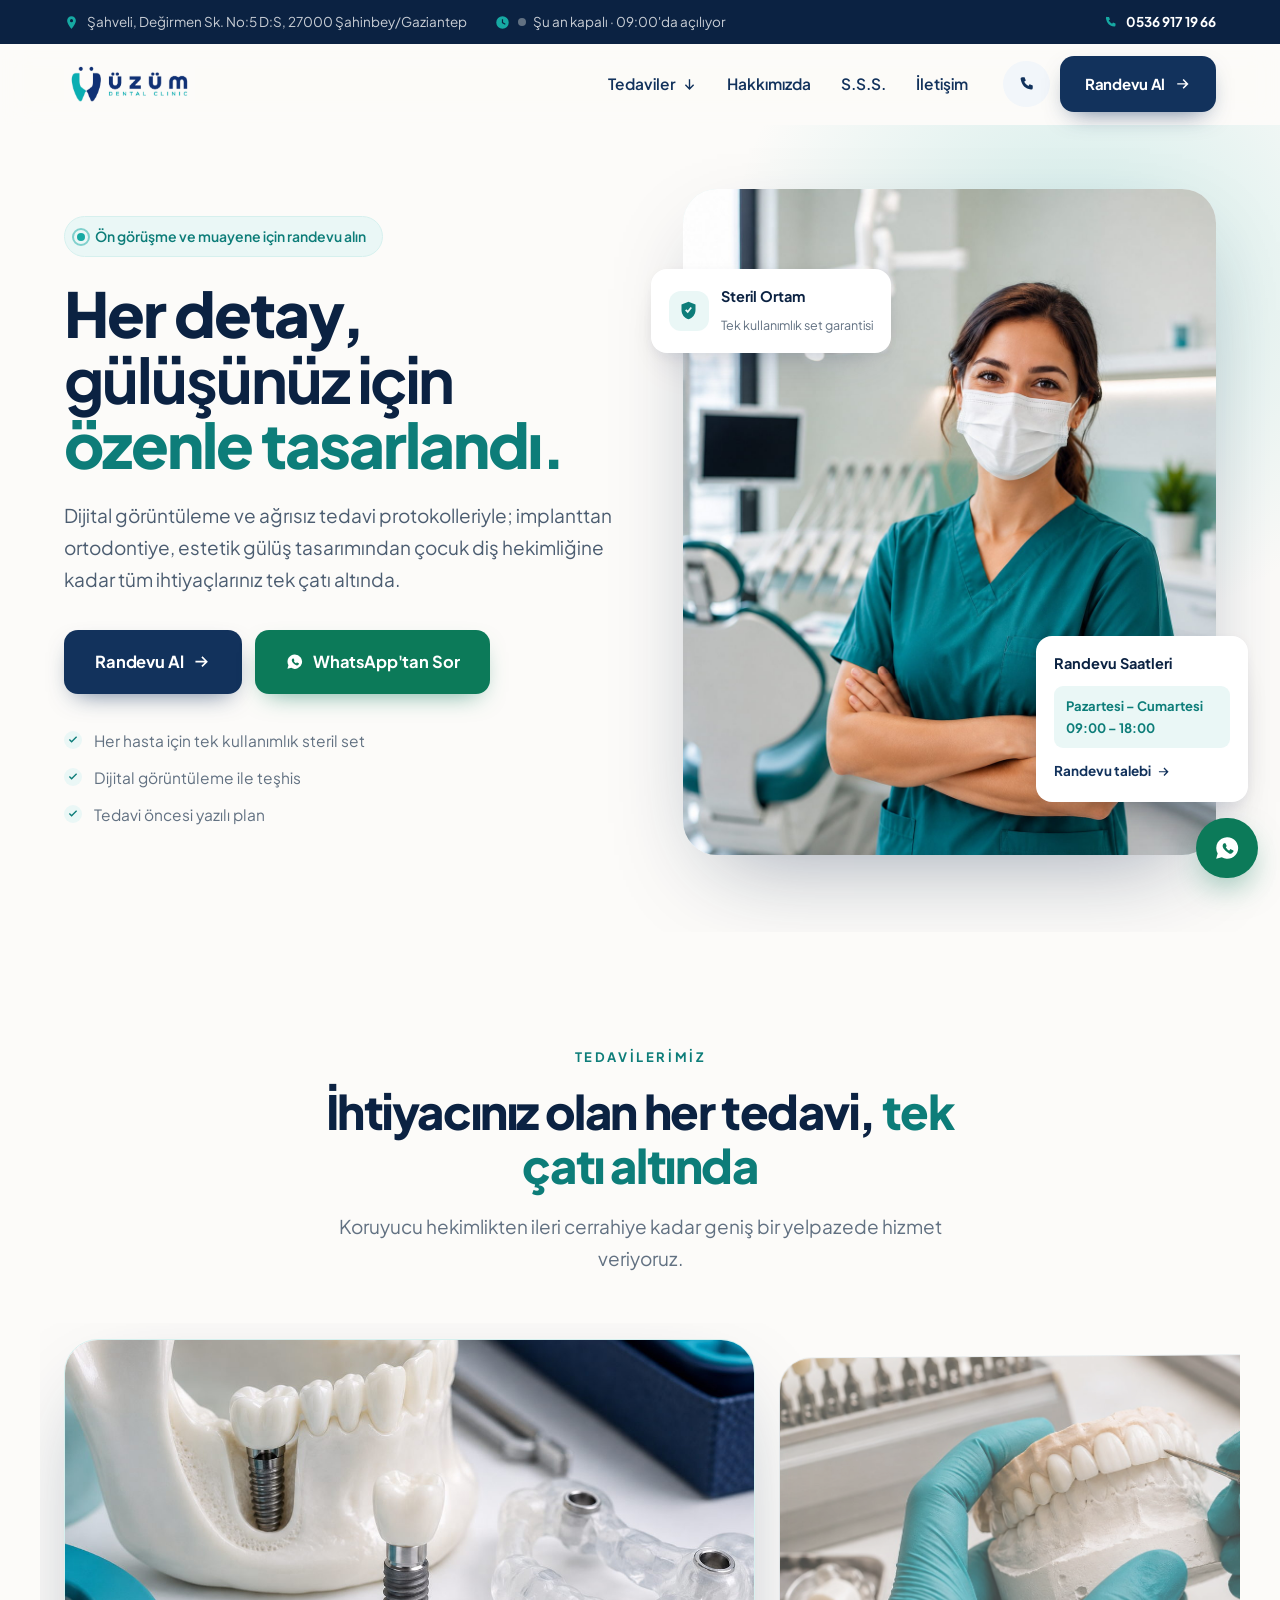
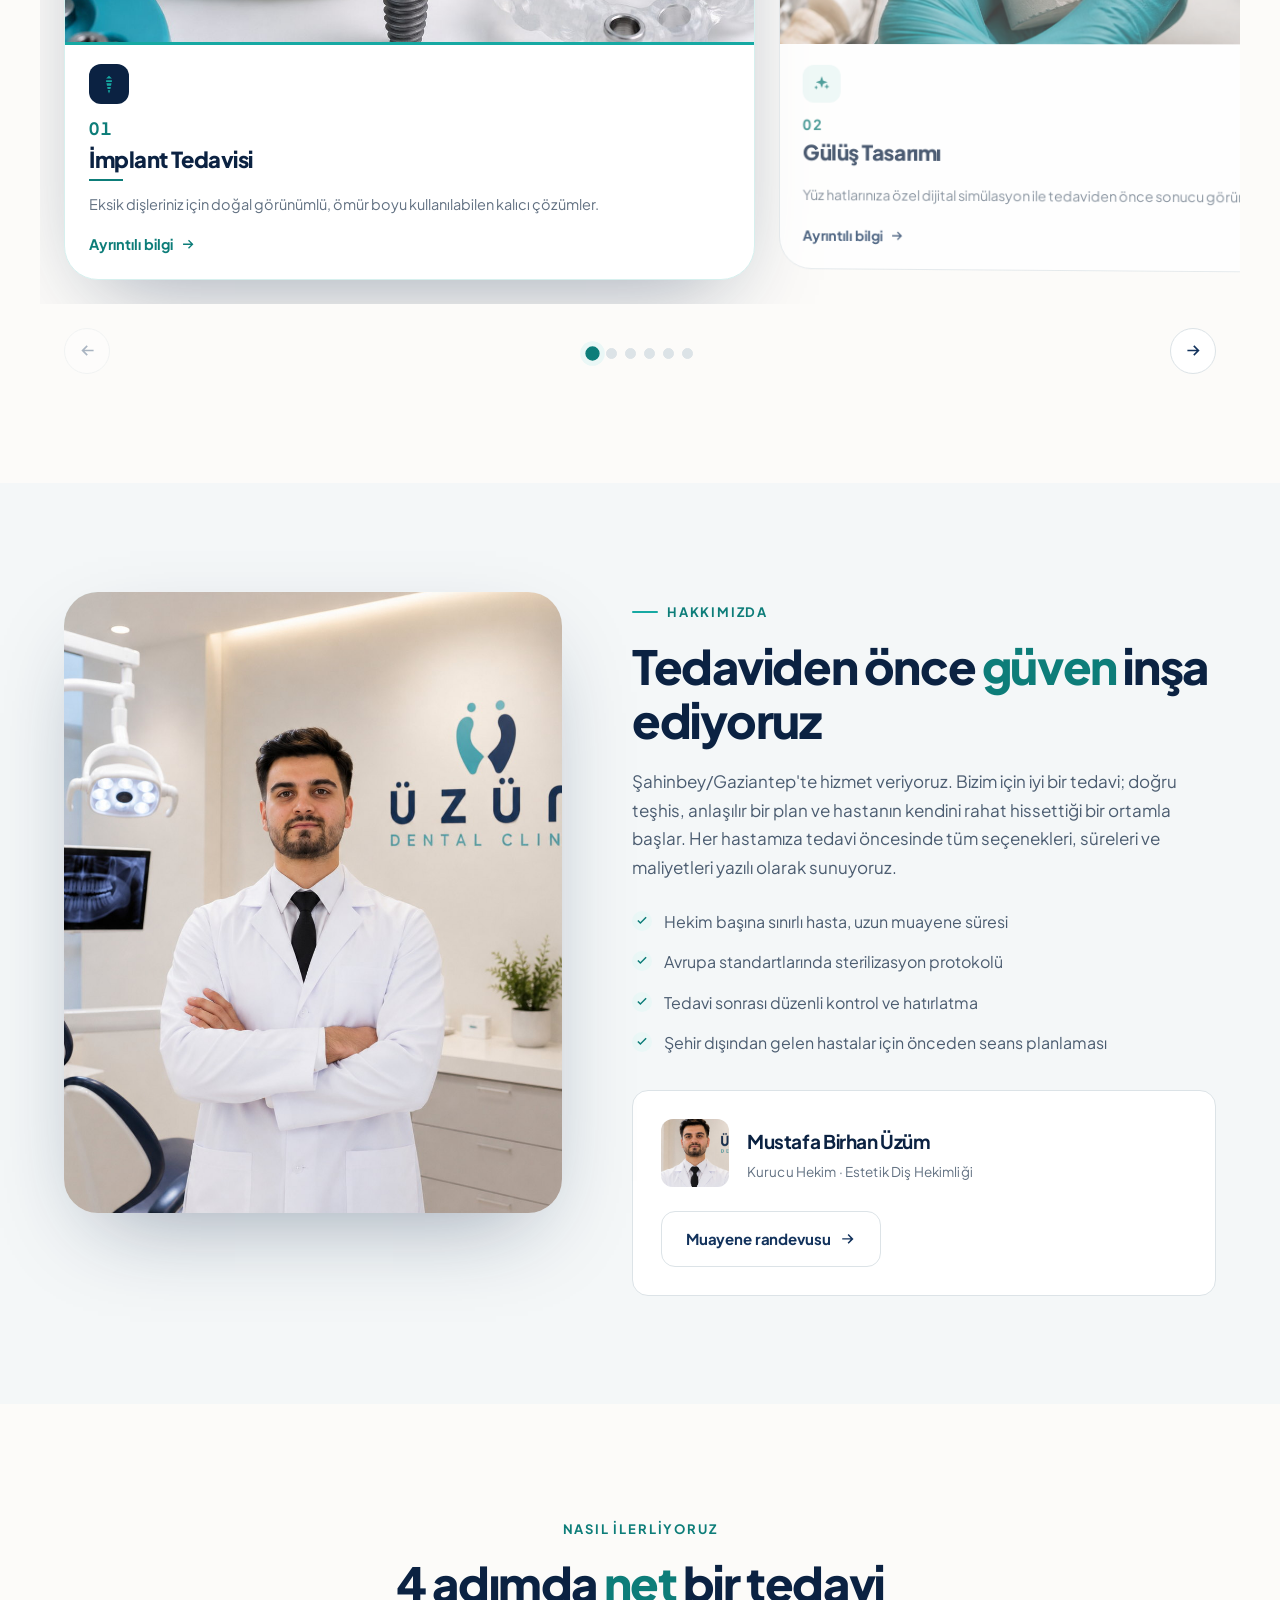
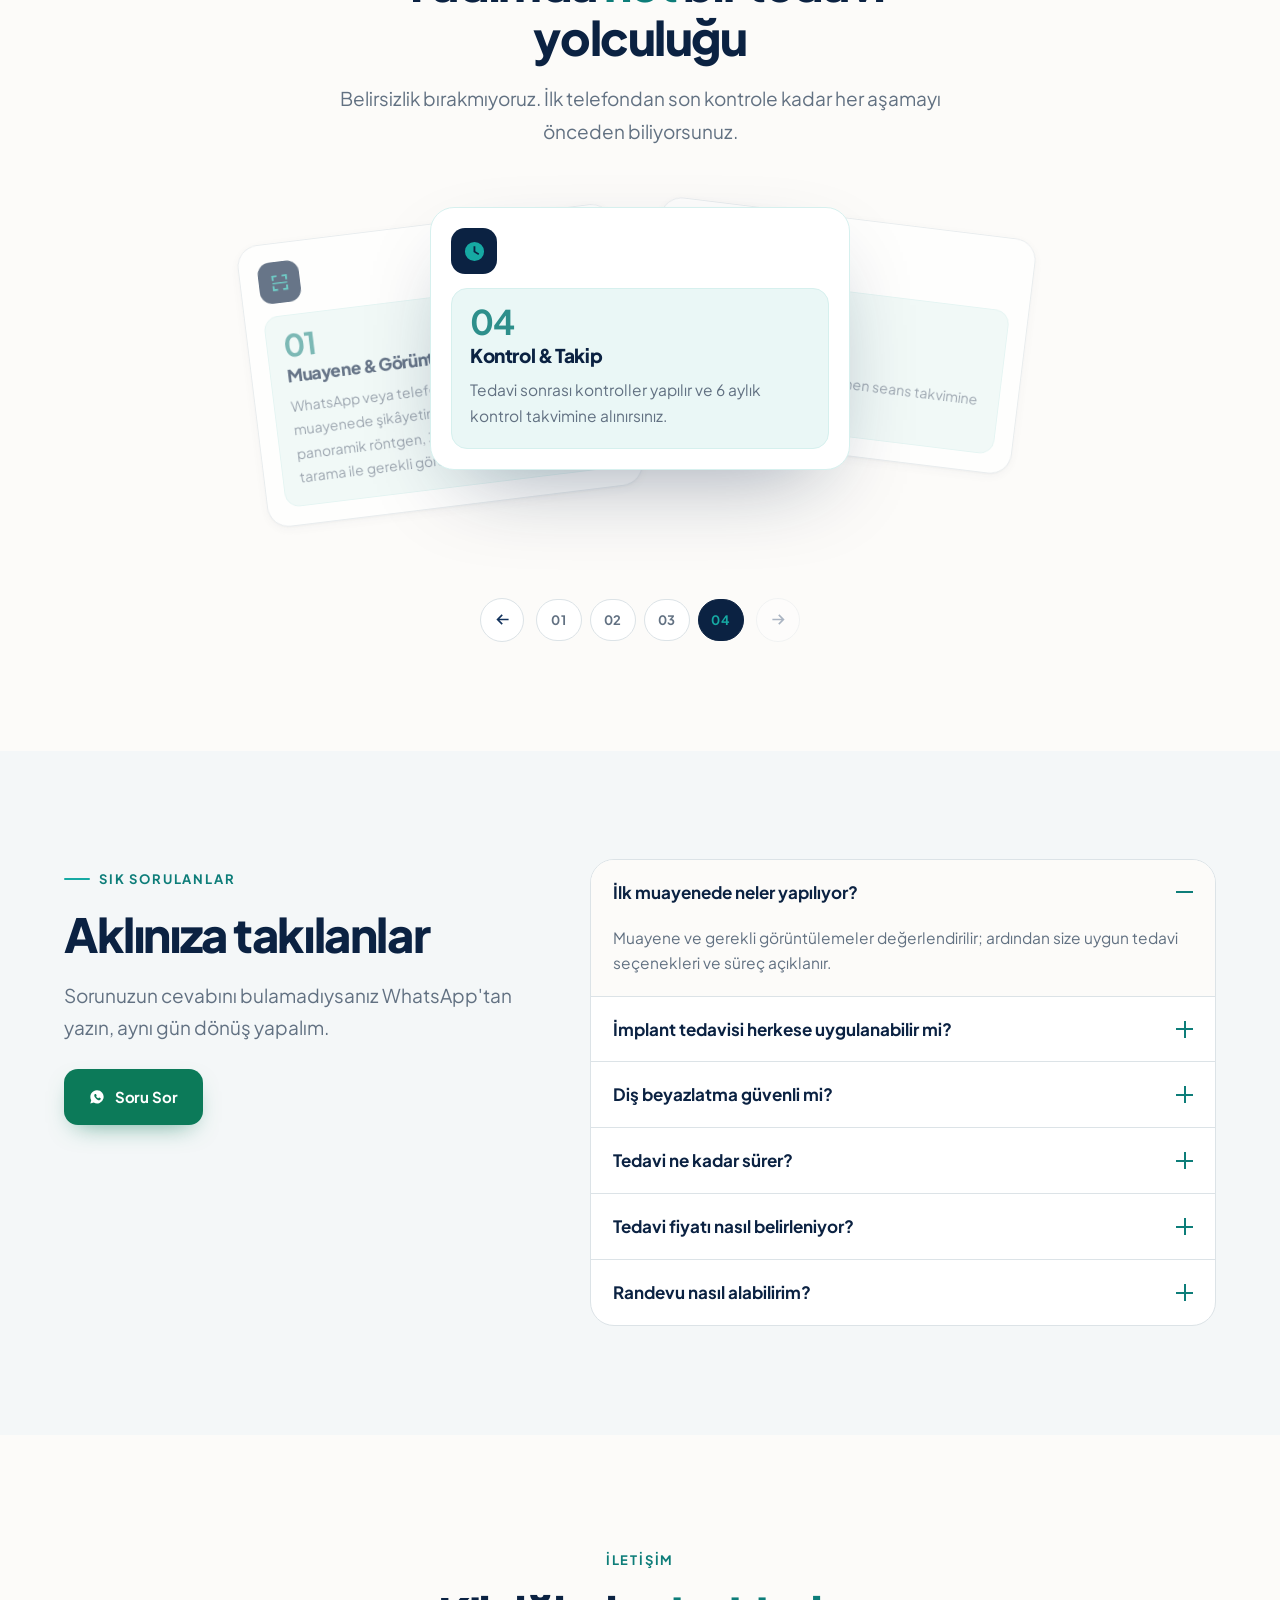
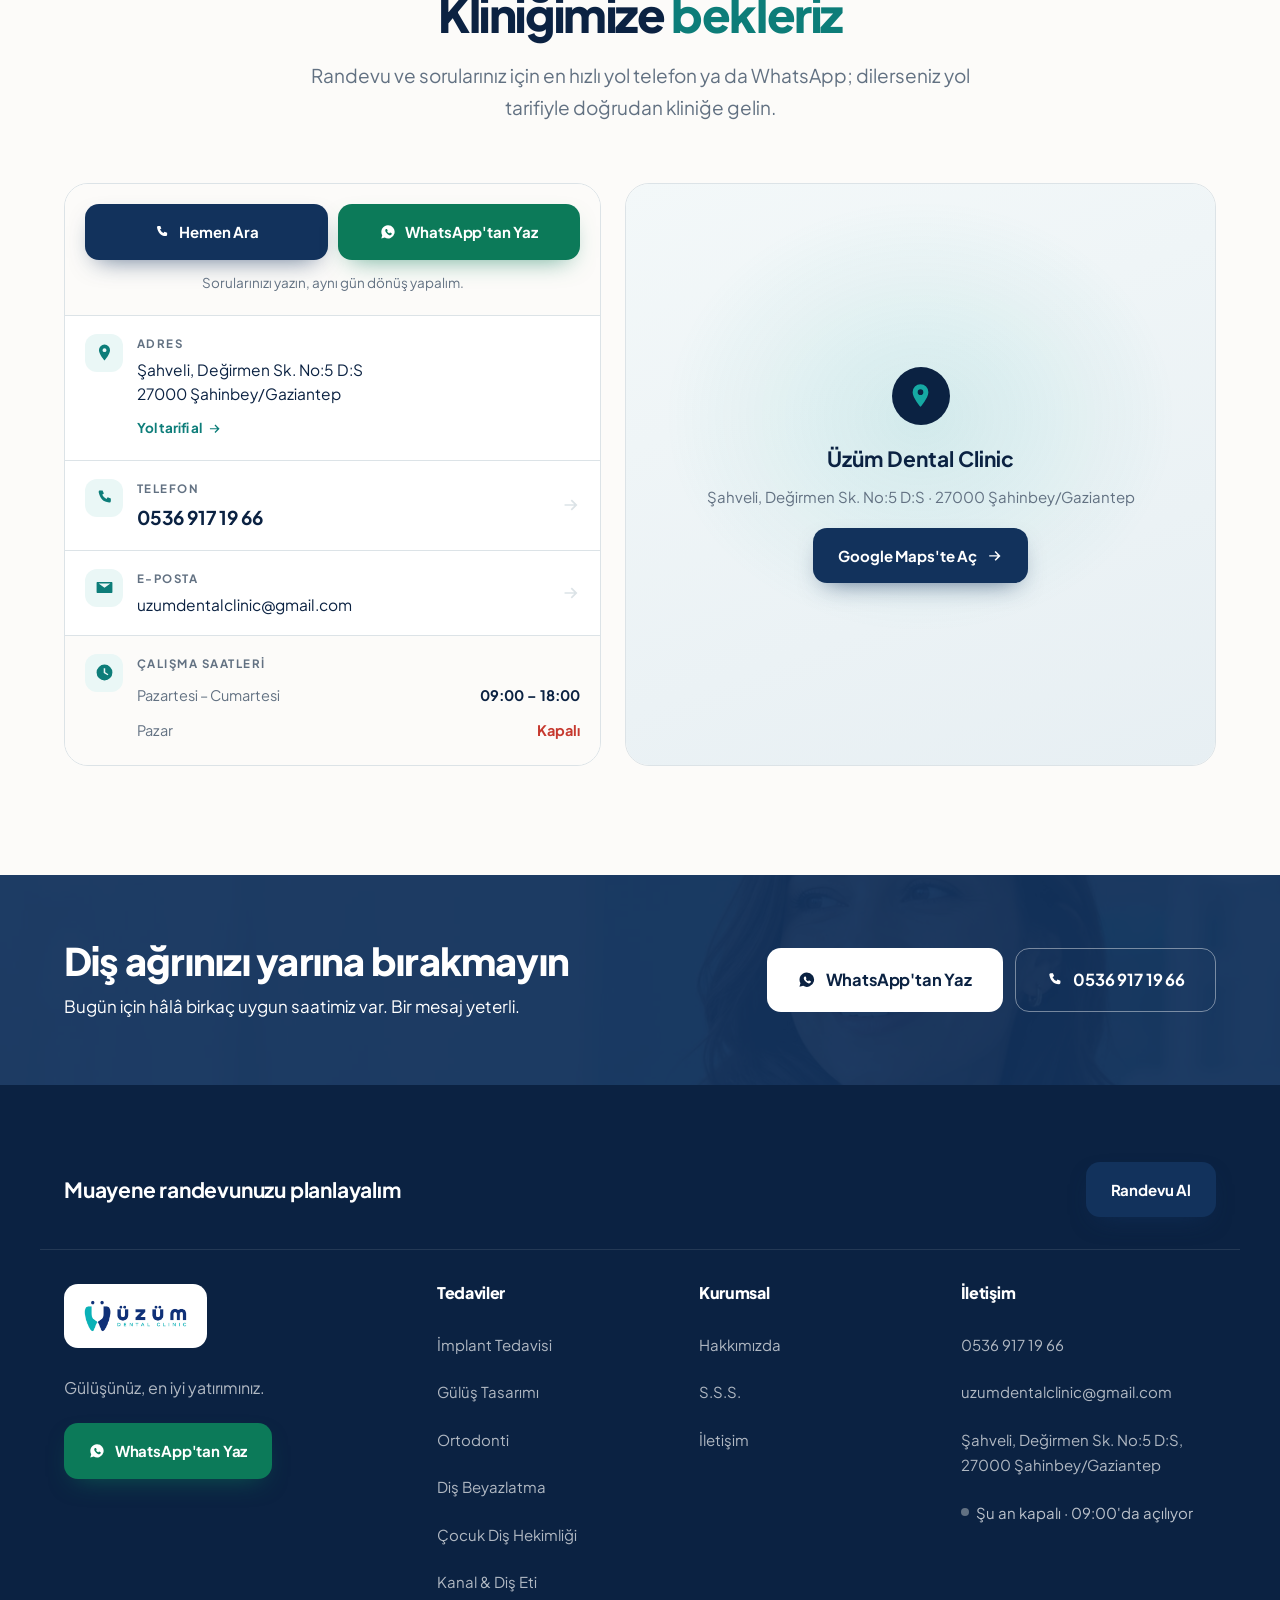
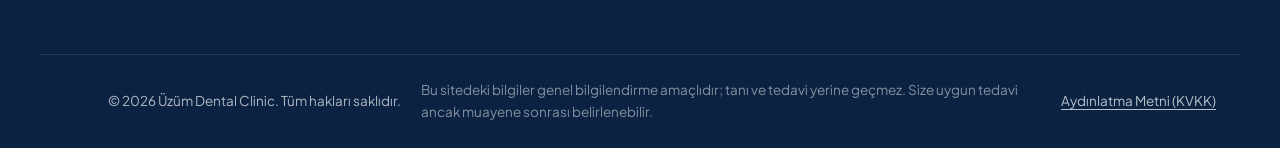
<file: index.html>
<!DOCTYPE html>
<html lang="tr">
<head>
<meta charset="UTF-8">
<meta name="viewport" content="width=device-width, initial-scale=1">
<title>Üzüm Dental Clinic — Ağız ve Diş Sağlığı | Şahinbey Gaziantep</title>
<meta name="description" content="Gaziantep Şahinbey'de estetik diş hekimliği, implant, ortodonti ve diş beyazlatma. Ağrısız tedavi, dijital görüntüleme ve şeffaf fiyatlandırma. Hemen randevu alın.">
<meta name="theme-color" content="#12325C">

<!-- Sosyal medya paylaşım kartı -->
<meta property="og:type" content="website">
<meta property="og:title" content="Üzüm Dental Clinic — Ağız ve Diş Sağlığı">
<meta property="og:description" content="Gülüşünüz, en iyi yatırımınız. Şahinbey Gaziantep'te modern diş kliniği.">
<meta property="og:image" content="assets/images/og-kapak.jpg">
<meta property="og:site_name" content="Üzüm Dental Clinic">
<meta property="og:locale" content="tr_TR">
<meta name="twitter:card" content="summary_large_image">

<link rel="icon" href="favicon.ico" sizes="any">
<link rel="apple-touch-icon" href="apple-touch-icon.png">

<!-- Fontlar yerel (assets/fonts/) — Google'a istek gitmiyor -->
<link rel="preload" href="assets/fonts/plus-jakarta-sans-latin.woff2" as="font" type="font/woff2" crossorigin>
<!-- latin-ext: ş Ş ğ Ğ İ bu dosyada. Preload edilmezse Türkçe metinde bu harfler geç gelir. -->
<link rel="preload" href="assets/fonts/plus-jakarta-sans-latin-ext.woff2" as="font" type="font/woff2" crossorigin>
<link rel="stylesheet" href="css/style.css">
</head>
<body>

<!-- ============ SVG İKON KÜTÜPHANESİ (görünmez) ============ -->
<svg style="display:none" aria-hidden="true">
  <symbol id="i-tooth" viewBox="0 0 24 24"><path d="M12 3.2c-1.5 0-2.1.6-3.6.6C6.6 3.8 5.4 3 4.4 3.6 3 4.4 2.6 6.4 3 9c.3 2 .8 3 1.2 5 .4 1.9.3 4.6 1.5 5.7 1.3 1.1 2.1-.6 2.4-2.2.3-1.6.4-3.6 1.4-4.4.9-.7 2.1-.7 3 0 1 .8 1.1 2.8 1.4 4.4.3 1.6 1.1 3.3 2.4 2.2 1.2-1.1 1.1-3.8 1.5-5.7.4-2 .9-3 1.2-5 .4-2.6 0-4.6-1.4-5.4-1-.6-2.2.2-4 .2-1.5 0-2.1-.6-3.6-.6Z"/></symbol>
  <symbol id="i-implant" viewBox="0 0 24 24"><path d="M12 2 8.5 5.5h7L12 2Zm-3.5 5.5h7v2h-7v-2Zm.5 3.5h6l-.6 3H9.6l-.6-3Zm.8 4.5h4.4l-.5 2.5H10.3l-.5-2.5Zm.7 4h3l-1.5 4-1.5-4Z"/></symbol>
  <symbol id="i-braces" viewBox="0 0 24 24"><path d="M3 8h18v2.2H3V8Zm0 5.8h18V16H3v-2.2ZM6 6.5h2.4v11H6v-11Zm4.8 0h2.4v11h-2.4v-11Zm4.8 0H18v11h-2.4v-11Z"/></symbol>
  <symbol id="i-sparkle" viewBox="0 0 24 24"><path d="M12 2.5 13.9 8 19.5 10 13.9 12 12 17.5 10.1 12 4.5 10 10.1 8 12 2.5Zm6.5 9.5.9 2.6 2.6.9-2.6.9-.9 2.6-.9-2.6-2.6-.9 2.6-.9.9-2.6ZM5 14l.7 2 2 .7-2 .7L5 19.4l-.7-2-2-.7 2-.7L5 14Z"/></symbol>
  <symbol id="i-child" viewBox="0 0 24 24"><path d="M12 2a5 5 0 0 1 5 5v1a5 5 0 0 1-10 0V7a5 5 0 0 1 5-5Zm-1.6 5.2a.9.9 0 1 0 0 1.8.9.9 0 0 0 0-1.8Zm3.2 0a.9.9 0 1 0 0 1.8.9.9 0 0 0 0-1.8ZM4 22a8 8 0 0 1 16 0v.2H4V22Z"/></symbol>
  <symbol id="i-scan" viewBox="0 0 24 24"><path d="M3 3h6v2.2H5.2V9H3V3Zm12 0h6v6h-2.2V5.2H15V3ZM3 15h2.2v3.8H9V21H3v-6Zm15.8 0H21v6h-6v-2.2h3.8V15ZM3.5 11.4h17v1.6h-17v-1.6Z"/></symbol>
  <symbol id="i-shield" viewBox="0 0 24 24"><path d="M12 2 4 5.2v6.3c0 5 3.4 9.6 8 10.5 4.6-.9 8-5.5 8-10.5V5.2L12 2Zm3.9 7.2-4.7 5.9-3.1-3 1.4-1.5 1.6 1.5 3.3-4.2 1.5 1.3Z"/></symbol>
  <symbol id="i-heart" viewBox="0 0 24 24"><path d="M12 20.7 4.9 14a4.9 4.9 0 0 1 0-7.1 4.9 4.9 0 0 1 7.1 0 4.9 4.9 0 0 1 7.1 0 4.9 4.9 0 0 1 0 7.1L12 20.7Z"/></symbol>
  <symbol id="i-clock" viewBox="0 0 24 24"><path d="M12 2a10 10 0 1 0 0 20 10 10 0 0 0 0-20Zm.9 4.6v5.1l4 2.4-.9 1.5-5-3V6.6h1.9Z"/></symbol>
  <symbol id="i-wallet" viewBox="0 0 24 24"><path d="M3 6.5A2.5 2.5 0 0 1 5.5 4h11A2.5 2.5 0 0 1 19 6.5V7H5.5a.5.5 0 0 0 0 1H20a1 1 0 0 1 1 1v9a2 2 0 0 1-2 2H5a2 2 0 0 1-2-2V6.5ZM16 12.5a1.5 1.5 0 1 0 0 3 1.5 1.5 0 0 0 0-3Z"/></symbol>
  <symbol id="i-pin" viewBox="0 0 24 24"><path d="M12 2a7 7 0 0 0-7 7c0 5 7 13 7 13s7-8 7-13a7 7 0 0 0-7-7Zm0 9.5A2.5 2.5 0 1 1 12 6.5a2.5 2.5 0 0 1 0 5Z"/></symbol>
  <symbol id="i-phone" viewBox="0 0 24 24"><path d="M6.6 3h3l1.6 4-2.1 1.5a12 12 0 0 0 5.4 5.4L16 11.8l4 1.6v3a2 2 0 0 1-2.2 2C10.4 17.7 6.3 13.6 4.6 5.2A2 2 0 0 1 6.6 3Z"/></symbol>
  <symbol id="i-mail" viewBox="0 0 24 24"><path d="M3 5h18a1 1 0 0 1 1 1v12a1 1 0 0 1-1 1H3a1 1 0 0 1-1-1V6a1 1 0 0 1 1-1Zm1.6 2L12 12.2 19.4 7H4.6Z"/></symbol>
  <symbol id="i-wa" viewBox="0 0 24 24"><path d="M12 2a10 10 0 0 0-8.6 15L2 22l5.2-1.4A10 10 0 1 0 12 2Zm5.3 14c-.2.6-1.2 1.2-1.7 1.2-.5.1-1 .1-1.6-.1a13 13 0 0 1-5-4.4c-.4-.5-1-1.4-1-2.7s.7-1.9 1-2.2c.2-.2.5-.3.7-.3h.5c.2 0 .4 0 .6.5l.8 2c.1.2 0 .4-.1.5l-.4.5c-.1.2-.3.3-.1.6.4.7 1 1.4 1.6 1.9.6.4 1 .6 1.2.7.2 0 .3 0 .5-.2l.7-.8c.2-.2.3-.2.5-.1l2 1c.2.1.4.2.4.3.1.2.1.6 0 1.1Z"/></symbol>
  <symbol id="i-ig" viewBox="0 0 24 24"><path d="M12 2.2c3.2 0 3.6 0 4.9.1 1.2.1 1.8.3 2.2.4.6.2 1 .5 1.4.9.4.4.7.8.9 1.4.2.4.4 1 .4 2.2.1 1.3.1 1.7.1 4.9s0 3.6-.1 4.9c-.1 1.2-.3 1.8-.4 2.2-.2.6-.5 1-.9 1.4-.4.4-.8.7-1.4.9-.4.2-1 .4-2.2.4-1.3.1-1.7.1-4.9.1s-3.6 0-4.9-.1c-1.2-.1-1.8-.3-2.2-.4-.6-.2-1-.5-1.4-.9-.4-.4-.7-.8-.9-1.4-.2-.4-.4-1-.4-2.2-.1-1.3-.1-1.7-.1-4.9s0-3.6.1-4.9c.1-1.2.3-1.8.4-2.2.2-.6.5-1 .9-1.4.4-.4.8-.7 1.4-.9.4-.2 1-.4 2.2-.4 1.3-.1 1.7-.1 4.9-.1Zm0 3.8a6 6 0 1 0 0 12 6 6 0 0 0 0-12Zm0 2.2a3.8 3.8 0 1 1 0 7.6 3.8 3.8 0 0 1 0-7.6Zm6.2-3.9a1.4 1.4 0 1 0 0 2.8 1.4 1.4 0 0 0 0-2.8Z"/></symbol>
  <symbol id="i-fb" viewBox="0 0 24 24"><path d="M13.5 22v-8.2h2.8l.4-3.2h-3.2V8.5c0-.9.3-1.6 1.6-1.6h1.7V4c-.3 0-1.3-.1-2.5-.1-2.5 0-4.2 1.5-4.2 4.3v2.4H7.3v3.2h2.8V22h3.4Z"/></symbol>
  <symbol id="i-yt" viewBox="0 0 24 24"><path d="M21.6 7.2c-.2-.9-.9-1.6-1.8-1.8C18.2 5 12 5 12 5s-6.2 0-7.8.4c-.9.2-1.6.9-1.8 1.8C2 8.8 2 12 2 12s0 3.2.4 4.8c.2.9.9 1.6 1.8 1.8C5.8 19 12 19 12 19s6.2 0 7.8-.4c.9-.2 1.6-.9 1.8-1.8.4-1.6.4-4.8.4-4.8s0-3.2-.4-4.8ZM10 15.1V8.9l5.2 3.1-5.2 3.1Z"/></symbol>
  <symbol id="i-tiktok" viewBox="0 0 24 24"><path d="M16.5 2h-3v13.2a2.6 2.6 0 1 1-2.1-2.5V9.6a5.9 5.9 0 1 0 5.1 5.8V8.9a6.7 6.7 0 0 0 3.9 1.2V7a3.9 3.9 0 0 1-3.9-3.9V2Z"/></symbol>
  <symbol id="i-star" viewBox="0 0 24 24"><path d="m12 17.3-6.2 3.5 1.4-7-5.2-4.8 7-.8L12 1.7l3 6.5 7 .8-5.2 4.8 1.4 7-6.2-3.5Z"/></symbol>
  <symbol id="i-arrow" viewBox="0 0 24 24"><path d="M13.2 4.6 20.6 12l-7.4 7.4-1.6-1.6 4.7-4.7H3.4v-2.2h12.9l-4.7-4.7 1.6-1.6Z"/></symbol>
  <symbol id="i-check" viewBox="0 0 24 24"><path d="M9.6 16.6 5 12l1.6-1.6 3 3 7.8-7.8L19 7.2 9.6 16.6Z"/></symbol>
</svg>

<a class="skip-link" href="#main">İçeriğe geç</a>

<!-- ================= ÜST BİLGİ ŞERİDİ ================= -->
<div class="topbar">
  <div class="wrap topbar__in">
    <span class="topbar__item"><svg class="ic"><use href="#i-pin"/></svg><span data-site="addressFull"></span></span>
    <span class="topbar__item"><svg class="ic"><use href="#i-clock"/></svg><span class="js-openNow" data-site="hoursShort"></span></span>
    <a class="topbar__item topbar__phone" data-site-href="tel"><svg class="ic"><use href="#i-phone"/></svg><span data-site="phoneDisplay"></span></a>
  </div>
</div>

<!-- ================= HEADER ================= -->
<header class="header" id="header">
  <div class="wrap header__in">
    <a href="#hero" class="logo" aria-label="Ana sayfa">
      <img class="logo__img" src="assets/images/logo.png" alt="Üzüm Dental Clinic" width="1583" height="604">
    </a>

    <nav class="nav" id="nav" aria-label="Ana menü">
      <!-- Menü linkleri js/config.js > menu dizisinden basılır -->
      <div class="nav__mobileCta">
        <a class="btn btn--wa btn--block" data-site-href="wa" target="_blank" rel="noopener">
          <svg class="ic"><use href="#i-wa"/></svg> WhatsApp'tan Yaz
        </a>
        <a class="btn btn--primary btn--block" href="#iletisim">Randevu Al</a>
      </div>
    </nav>

    <div class="header__actions">
      <a class="btn btn--ghost btn--icon-only" data-site-href="tel" aria-label="Telefonla ara">
        <svg class="ic"><use href="#i-phone"/></svg>
      </a>
      <a class="btn btn--primary" href="#iletisim">
        Randevu Al <svg class="ic"><use href="#i-arrow"/></svg>
      </a>
      <button class="burger" id="burger" aria-label="Menüyü aç" aria-expanded="false" aria-controls="nav">
        <span></span><span></span><span></span>
      </button>
    </div>
  </div>
</header>

<main id="main">

<!-- ================= HERO ================= -->
<section class="hero" id="hero">
  <div class="hero__glow" aria-hidden="true"></div>
  <div class="wrap hero__in">

    <div class="hero__copy">
      <span class="chip"><span class="chip__dot"></span> Ön görüşme ve muayene için randevu alın</span>

      <!-- Satirlar <br> yerine blok <span>: metin AYNI, ama her satir
           giriste ayri ayri belirebiliyor (css: .hero__line). -->
      <h1 class="hero__title">
        <span class="hero__line">Her detay,</span>
        <span class="hero__line">gülüşünüz için <span class="hero__accent">özenle tasarlandı.</span></span>
      </h1>

      <p class="hero__sub">
        Dijital görüntüleme ve ağrısız tedavi protokolleriyle; implanttan ortodontiye,
        estetik gülüş tasarımından çocuk diş hekimliğine kadar tüm ihtiyaçlarınız tek çatı altında.
      </p>

      <div class="hero__cta">
        <a class="btn btn--primary btn--lg" href="#iletisim">
          Randevu Al <svg class="ic"><use href="#i-arrow"/></svg>
        </a>
        <a class="btn btn--wa btn--lg" data-site-href="wa" target="_blank" rel="noopener">
          <svg class="ic"><use href="#i-wa"/></svg> WhatsApp'tan Sor
        </a>
      </div>

      <ul class="tickList hero__facts">
        <li><svg class="ic"><use href="#i-check"/></svg> Her hasta için tek kullanımlık steril set</li>
        <li><svg class="ic"><use href="#i-check"/></svg> Dijital görüntüleme ile teşhis</li>
        <li><svg class="ic"><use href="#i-check"/></svg> Tedavi öncesi yazılı plan</li>
      </ul>
    </div>

    <div class="hero__visual">
      <!-- FOTOĞRAF: klinik-hero.jpg — değiştirmek için aynı isimle 4:5 dikey bir .jpg koyun -->
      <div class="photo photo--hero" data-photo="Klinik / hekim fotoğrafı">
        <img src="assets/images/klinik-hero.jpg" alt="Üzüm Dental Clinic muayene odasında hasta muayenesi" width="1122" height="1402" fetchpriority="high">
      </div>

      <div class="floatCard floatCard--a">
        <span class="floatCard__ico"><svg class="ic"><use href="#i-shield"/></svg></span>
        <div>
          <strong>Steril Ortam</strong>
          <small>Tek kullanımlık set garantisi</small>
        </div>
      </div>

      <div class="floatCard floatCard--b">
        <strong class="floatCard__big">Randevu Saatleri</strong>
        <!-- İki gösterim de TEK kaynaktan (js/config.js > hours) beslenir:
             masaüstünde tek satırlık özet (hoursShort), ≤640px'te gün/saat
             listesi (js/main.js > buildHeroHours). Saat bilgisi buraya elle
             yazılmaz. -->
        <p class="floatCard__hours" data-site="hoursShort"></p>
        <ul class="floatCard__days" id="heroHours"></ul>
        <a class="floatCard__link" href="#iletisim">Randevu talebi <svg class="ic"><use href="#i-arrow"/></svg></a>
      </div>
    </div>

  </div>

  <!-- İstatistik şeridi -->
  <div class="wrap">
    <div class="stats" id="stats"></div>
  </div>
</section>

<!-- ================= HİZMETLER ================= -->
<section class="section" id="hizmetler">
  <div class="wrap">
    <header class="secHead reveal">
      <span class="eyebrow">Tedavilerimiz</span>
      <h2 class="secTitle">İhtiyacınız olan her tedavi, <em>tek çatı altında</em></h2>
      <p class="secLead">Koruyucu hekimlikten ileri cerrahiye kadar geniş bir yelpazede hizmet veriyoruz.</p>
    </header>

    <!-- Kart görselleri: assets/images/tedavi-*.jpg (3:2). Görsel yüklenmezse
         js/main.js > guardCardMedia() .card__media bloğunu gizler, kart
         ikonlu hâline döner. alt="" bilerek boş: kart başlığı hemen altında. -->
    <div class="cards">
      <article class="card reveal">
        <figure class="card__media">
          <img src="assets/images/tedavi-implant.jpg" alt="" width="1200" height="800" loading="lazy">
        </figure>
        <div class="card__body">
          <span class="card__ico"><svg class="ic"><use href="#i-implant"/></svg></span>
          <h3>İmplant Tedavisi</h3>
          <p>Eksik dişleriniz için doğal görünümlü, ömür boyu kullanılabilen kalıcı çözümler.</p>
          <a class="card__link" href="implant-tedavisi.html">Ayrıntılı bilgi <svg class="ic"><use href="#i-arrow"/></svg></a>
        </div>
      </article>

      <article class="card reveal">
        <figure class="card__media">
          <img src="assets/images/tedavi-gulus.jpg" alt="" width="1200" height="800" loading="lazy">
        </figure>
        <div class="card__body">
          <span class="card__ico"><svg class="ic"><use href="#i-sparkle"/></svg></span>
          <h3>Gülüş Tasarımı</h3>
          <p>Yüz hatlarınıza özel dijital simülasyon ile tedaviden önce sonucu görün.</p>
          <a class="card__link" href="gulus-tasarimi.html">Ayrıntılı bilgi <svg class="ic"><use href="#i-arrow"/></svg></a>
        </div>
      </article>

      <article class="card reveal">
        <figure class="card__media">
          <img src="assets/images/tedavi-ortodonti.jpg" alt="" width="1200" height="800" loading="lazy">
        </figure>
        <div class="card__body">
          <span class="card__ico"><svg class="ic"><use href="#i-braces"/></svg></span>
          <h3>Ortodonti</h3>
          <p>Şeffaf plak veya telli tedavi ile diş ve çene düzensizliklerinin kalıcı çözümü.</p>
          <a class="card__link" href="ortodonti.html">Ayrıntılı bilgi <svg class="ic"><use href="#i-arrow"/></svg></a>
        </div>
      </article>

      <article class="card reveal">
        <figure class="card__media">
          <img src="assets/images/tedavi-beyazlatma.jpg" alt="" width="1200" height="800" loading="lazy">
        </figure>
        <div class="card__body">
          <span class="card__ico"><svg class="ic"><use href="#i-tooth"/></svg></span>
          <h3>Diş Beyazlatma</h3>
          <p>Tek seansta 4–6 ton daha beyaz dişler; mine dostu, hassasiyetsiz protokol.</p>
          <a class="card__link" href="dis-beyazlatma.html">Ayrıntılı bilgi <svg class="ic"><use href="#i-arrow"/></svg></a>
        </div>
      </article>

      <article class="card reveal">
        <figure class="card__media">
          <img src="assets/images/tedavi-cocuk.jpg" alt="" width="1200" height="800" loading="lazy">
        </figure>
        <div class="card__body">
          <span class="card__ico"><svg class="ic"><use href="#i-child"/></svg></span>
          <h3>Çocuk Diş Hekimliği</h3>
          <p>Korkusuz, oyunlaştırılmış yaklaşımla çocuklarınıza pozitif ilk deneyim.</p>
          <a class="card__link" href="cocuk-dis-hekimligi.html">Ayrıntılı bilgi <svg class="ic"><use href="#i-arrow"/></svg></a>
        </div>
      </article>

      <article class="card reveal">
        <figure class="card__media">
          <img src="assets/images/tedavi-kanal.jpg" alt="" width="1200" height="800" loading="lazy">
        </figure>
        <div class="card__body">
          <span class="card__ico"><svg class="ic"><use href="#i-shield"/></svg></span>
          <h3>Kanal & Diş Eti</h3>
          <p>Mikroskop destekli kanal tedavisi ve lazerle diş eti hastalığı yönetimi.</p>
          <a class="card__link" href="kanal-ve-dis-eti.html">Ayrıntılı bilgi <svg class="ic"><use href="#i-arrow"/></svg></a>
        </div>
      </article>
    </div>
  </div>
</section>

<!-- ================= HAKKIMIZDA ================= -->
<section class="section section--alt" id="hakkimizda">
  <div class="wrap about">
    <div class="about__media reveal">
      <!-- FOTOĞRAF: dt-mustafa-birhan.jpg (1086x1448). Kadraj .photo--about img
           kuralındaki scale/transform-origin ile yüze göre ayarlı. -->
      <div class="photo photo--about" data-photo="Hekim portresi">
        <img src="assets/images/dt-mustafa-birhan.jpg" alt="Dt. Mustafa Birhan Üzüm, Üzüm Dental Clinic muayene odasında" width="1086" height="1448" loading="lazy">
      </div>
      <div class="badgeCard">
        <span class="badgeCard__num"></span>
        <span class="badgeCard__txt">yıllık<br>klinik deneyim</span>
      </div>
    </div>

    <div class="about__copy reveal">
      <span class="eyebrow">Hakkımızda</span>
      <h2 class="secTitle">Tedaviden önce <em>güven</em> inşa ediyoruz</h2>
      <p>
        <span class="js-since" hidden><span data-site="sinceYear"></span>'ten bu yana</span>
        Şahinbey/Gaziantep'te hizmet veriyoruz. Bizim için iyi bir tedavi; doğru teşhis,
        anlaşılır bir plan ve hastanın kendini rahat hissettiği bir ortamla başlar. Her hastamıza
        tedavi öncesinde tüm seçenekleri, süreleri ve maliyetleri yazılı olarak sunuyoruz.
      </p>
      <ul class="tickList">
        <li><svg class="ic"><use href="#i-check"/></svg> Hekim başına sınırlı hasta, uzun muayene süresi</li>
        <li><svg class="ic"><use href="#i-check"/></svg> Avrupa standartlarında sterilizasyon protokolü</li>
        <li><svg class="ic"><use href="#i-check"/></svg> Tedavi sonrası düzenli kontrol ve hatırlatma</li>
        <li><svg class="ic"><use href="#i-check"/></svg> Şehir dışından gelen hastalar için önceden seans planlaması</li>
      </ul>

      <!-- HEKİM KARTI — 21st.dev Profile Card fikrinin siteye uyarlanmış hâli.
           Ad, unvan ve künyenin tamamı js/config.js'ten gelir; künye
           (doctorCredentials) boşken kendiliğinden gizlenir. -->
      <div class="docCard reveal">
        <div class="docCard__head">
          <span class="docCard__avatar">
            <!-- Ad hemen yanında yazdığı için görsel dekoratif: alt bilerek boş,
                 ekran okuyucu aynı bilgiyi iki kez okumasın. -->
            <img src="assets/images/dt-mustafa-birhan.jpg" alt="" width="1086" height="1448" loading="lazy">
          </span>
          <div class="docCard__id">
            <strong data-site="doctorName"></strong>
            <small data-site="doctorTitle"></small>
          </div>
        </div>

        <!-- Hekim künyesi: js/config.js > doctorCredentials — boşken gizli -->
        <dl class="credCard" id="credCard" hidden></dl>

        <a class="btn btn--outline docCard__cta" href="#iletisim">
          Muayene randevusu <svg class="ic"><use href="#i-arrow"/></svg>
        </a>
      </div>
    </div>
  </div>
</section>

<!-- ================= SÜREÇ ================= -->
<section class="section" id="surec">
  <div class="wrap">
    <header class="secHead reveal">
      <span class="eyebrow">Nasıl İlerliyoruz</span>
      <h2 class="secTitle">4 adımda <em>net</em> bir tedavi yolculuğu</h2>
      <p class="secLead">Belirsizlik bırakmıyoruz. İlk telefondan son kontrole kadar her aşamayı önceden biliyorsunuz.</p>
    </header>

    <!-- "steps--journey" yalnızca bu sayfada: temel .steps/.step kuralları
         6 tedavi sayfasında da kullanılıyor, onlar eski görünümde kalsın. -->
    <ol class="steps steps--journey">
      <li class="step reveal">
        <span class="step__ico"><svg class="ic" aria-hidden="true"><use href="#i-scan"/></svg></span>
        <div class="step__panel">
          <span class="step__num">01</span>
          <h3>Muayene &amp; Görüntüleme</h3>
          <p>WhatsApp veya telefonla randevunuzu alın; muayenede şikâyetiniz değerlendirilir, panoramik röntgen, 3B tomografi ve ağız içi tarama ile gerekli görüntülemeler yapılır.</p>
        </div>
      </li>
      <li class="step reveal">
        <span class="step__ico"><svg class="ic" aria-hidden="true"><use href="#i-check"/></svg></span>
        <div class="step__panel">
          <span class="step__num">02</span>
          <h3>Tedavi Planı</h3>
          <p>Muayene sonuçlarına göre size uygun tedavi planı oluşturulur; alternatifler, süre ve maliyet yazılı olarak paylaşılır.</p>
        </div>
      </li>
      <li class="step reveal">
        <span class="step__ico"><svg class="ic" aria-hidden="true"><use href="#i-tooth"/></svg></span>
        <div class="step__panel">
          <span class="step__num">03</span>
          <h3>Tedavi Uygulaması</h3>
          <p>Onayladığınız plan, belirlenen seans takvimine göre uygulanır.</p>
        </div>
      </li>
      <li class="step reveal">
        <span class="step__ico"><svg class="ic" aria-hidden="true"><use href="#i-clock"/></svg></span>
        <div class="step__panel">
          <span class="step__num">04</span>
          <h3>Kontrol &amp; Takip</h3>
          <p>Tedavi sonrası kontroller yapılır ve 6 aylık kontrol takvimine alınırsınız.</p>
        </div>
      </li>
    </ol>
  </div>
</section>

<!-- ================= ÖNCESİ / SONRASI ================= -->
<section class="section section--alt" id="sonuclar">
  <div class="wrap">
    <header class="secHead reveal">
      <span class="eyebrow">Öncesi / Sonrası</span>
      <h2 class="secTitle">Gerçek hastalar, <em>gerçek sonuçlar</em></h2>
      <p class="secLead">Kaydırıcıyı sürükleyerek tedavi öncesi ve sonrasını karşılaştırın. Tüm görseller hasta onayıyla paylaşılmıştır.</p>
    </header>

    <!-- Vakalar js/config.js > cases dizisinden gelir (yazılı hasta onayı şart) -->
    <div class="baGrid"></div>
  </div>
</section>

<!-- ================= YORUMLAR ================= -->
<section class="section" id="yorumlar">
  <div class="wrap">
    <header class="secHead reveal">
      <span class="eyebrow">Hasta Yorumları</span>
      <h2 class="secTitle">Bizi en iyi <em>hastalarımız</em> anlatır</h2>
    </header>

    <!-- Yorumlar js/config.js > reviews dizisinden gelir (yalnızca gerçek yorumlar) -->
    <div class="quotes"></div>
  </div>
</section>

<!-- ================= S.S.S. ================= -->
<section class="section section--alt" id="sss">
  <div class="wrap faqWrap">
    <div class="faqAside reveal">
      <span class="eyebrow">Sık Sorulanlar</span>
      <h2 class="secTitle">Aklınıza takılanlar</h2>
      <p class="secLead">Sorunuzun cevabını bulamadıysanız WhatsApp'tan yazın, aynı gün dönüş yapalım.</p>
      <a class="btn btn--wa" data-site-href="wa" target="_blank" rel="noopener">
        <svg class="ic"><use href="#i-wa"/></svg> Soru Sor
      </a>
    </div>

    <!-- .reveal ARTIK tek tek satirlarda degil kapsayicida: altigi satir
         panelin icinde birlikte beliriyor. Onceki halinde son iki soru
         gorunume girmeden opacity:0 kaliyordu (render'da olculdu). -->
    <div class="faq reveal">
      <details class="faq__item" open>
        <summary>İlk muayenede neler yapılıyor?</summary>
        <div class="faq__body"><p>Muayene ve gerekli görüntülemeler değerlendirilir; ardından size uygun tedavi seçenekleri ve süreç açıklanır.</p></div>
      </details>
      <details class="faq__item">
        <summary>İmplant tedavisi herkese uygulanabilir mi?</summary>
        <div class="faq__body"><p>Uygunluk; ağız sağlığı, kemik yapısı ve genel durum değerlendirilerek belirlenir. Karar muayene sonrasında verilir.</p></div>
      </details>
      <details class="faq__item">
        <summary>Diş beyazlatma güvenli mi?</summary>
        <div class="faq__body"><p>Diş hekimi kontrolünde, uygun hastalarda uygulanan profesyonel beyazlatma güvenli bir seçenektir. Geçici hassasiyet görülebilir.</p></div>
      </details>
      <details class="faq__item">
        <summary>Tedavi ne kadar sürer?</summary>
        <div class="faq__body"><p>Süre, uygulanacak tedaviye ve kişisel ihtiyaçlara göre değişir. Muayene sonrasında yaklaşık süreç sizinle paylaşılır.</p></div>
      </details>
      <details class="faq__item">
        <summary>Tedavi fiyatı nasıl belirleniyor?</summary>
        <div class="faq__body"><p>Ücret, muayene ve gerekli görüntülemeler sonrasında belirlenen kişisel tedavi planına göre netleştirilir.</p></div>
      </details>
      <details class="faq__item">
        <summary>Randevu nasıl alabilirim?</summary>
        <div class="faq__body"><p>Telefon veya WhatsApp üzerinden bize ulaşarak uygun gün ve saat için randevu oluşturabilirsiniz.</p></div>
      </details>
    </div>
  </div>
</section>

<!-- ================= İLETİŞİM ================= -->
<section class="section section--alt" id="iletisim">
  <div class="wrap">
    <header class="secHead reveal">
      <span class="eyebrow">İletişim</span>
      <h2 class="secTitle">Kliniğimize <em>bekleriz</em></h2>
      <p class="secLead">Randevu ve sorularınız için en hızlı yol telefon ya da WhatsApp; dilerseniz yol tarifiyle doğrudan kliniğe gelin.</p>
    </header>

    <div class="contact">
      <!-- TEK PANEL: onceki hâlde bes ayri buyuk kart alt alta diziliyordu ve
           mobilde bolum gereksiz uzuyordu. Butun veriler yine js/config.js'ten
           geliyor (data-site / data-site-href); hicbir numara, adres ya da saat
           buraya elle yazilmadi. #hoursTable korundu — buildHours() onu doldurur. -->
      <div class="contact__panel reveal">

        <div class="cPanel__acts">
          <a class="btn btn--primary" data-site-href="tel">
            <svg class="ic"><use href="#i-phone"/></svg> Hemen Ara
          </a>
          <a class="btn btn--wa" data-site-href="wa" target="_blank" rel="noopener">
            <svg class="ic"><use href="#i-wa"/></svg> WhatsApp'tan Yaz
          </a>
          <p class="cPanel__note">Sorularınızı yazın, aynı gün dönüş yapalım.</p>
        </div>

        <a class="cRow" data-site-href="maps" target="_blank" rel="noopener">
          <span class="cRow__ico"><svg class="ic"><use href="#i-pin"/></svg></span>
          <div class="cRow__body">
            <span class="cRow__label">Adres</span>
            <span class="cRow__val"><span data-site="addressLine"></span><br><span data-site="addressCity"></span></span>
            <span class="cRow__cta">Yol tarifi al <svg class="ic"><use href="#i-arrow"/></svg></span>
          </div>
        </a>

        <a class="cRow" data-site-href="tel">
          <span class="cRow__ico"><svg class="ic"><use href="#i-phone"/></svg></span>
          <div class="cRow__body">
            <span class="cRow__label">Telefon</span>
            <span class="cRow__val cRow__val--big" data-site="phoneDisplay"></span>
          </div>
          <span class="cRow__go"><svg class="ic"><use href="#i-arrow"/></svg></span>
        </a>

        <a class="cRow" data-site-href="mail">
          <span class="cRow__ico"><svg class="ic"><use href="#i-mail"/></svg></span>
          <div class="cRow__body">
            <span class="cRow__label">E-posta</span>
            <span class="cRow__val" data-site="email"></span>
          </div>
          <span class="cRow__go"><svg class="ic"><use href="#i-arrow"/></svg></span>
        </a>

        <div class="cRow cRow--static">
          <span class="cRow__ico"><svg class="ic"><use href="#i-clock"/></svg></span>
          <div class="cRow__body">
            <span class="cRow__label">Çalışma Saatleri</span>
            <table class="hours" id="hoursTable"></table>
          </div>
        </div>

      </div>

      <div class="contact__map reveal">
        <!-- HARİTA: Google Maps > Paylaş > Harita yerleştir > <iframe> kodunu buraya yapıştırın -->
        <div class="mapPlaceholder">
          <span class="mapPlaceholder__pin"><svg class="ic"><use href="#i-pin"/></svg></span>
          <strong data-site="brandFull"></strong>
          <p><span data-site="addressLine"></span> · <span data-site="addressCity"></span></p>
          <a class="btn btn--primary" data-site-href="maps" target="_blank" rel="noopener">
            Google Maps'te Aç <svg class="ic"><use href="#i-arrow"/></svg>
          </a>
        </div>
      </div>
    </div>
  </div>
</section>

<!-- ================= CTA ŞERİDİ ================= -->
<section class="ctaStrip">
  <img class="ctaStrip__bg" src="assets/images/gulus.jpg" alt="" aria-hidden="true" width="1600" height="900" loading="lazy">
  <div class="wrap ctaStrip__in">
    <div>
      <h2>Diş ağrınızı yarına bırakmayın</h2>
      <p>Bugün için hâlâ birkaç uygun saatimiz var. Bir mesaj yeterli.</p>
    </div>
    <div class="ctaStrip__btns">
      <a class="btn btn--light btn--lg" data-site-href="wa" target="_blank" rel="noopener">
        <svg class="ic"><use href="#i-wa"/></svg> WhatsApp'tan Yaz
      </a>
      <a class="btn btn--outlineLight btn--lg" data-site-href="tel">
        <svg class="ic"><use href="#i-phone"/></svg> <span data-site="phoneDisplay"></span>
      </a>
    </div>
  </div>
</section>

</main>

<!-- ================= FOOTER ================= -->
<!-- Footer js/config.js > menu dizisinden basılır -->
<footer class="footer" id="footer"></footer>

<!-- ================= YÜZEN BUTONLAR ================= -->
<a class="waFab" data-site-href="wa" target="_blank" rel="noopener" aria-label="WhatsApp'tan yazın">
  <svg class="ic"><use href="#i-wa"/></svg>
  <span class="waFab__label">WhatsApp'tan Yaz</span>
</a>

<button class="toTop" id="toTop" aria-label="Yukarı çık">
  <svg class="ic"><use href="#i-arrow"/></svg>
</button>

<script src="js/config.js"></script>
<script src="js/main.js"></script>
</body>
</html>
</file>
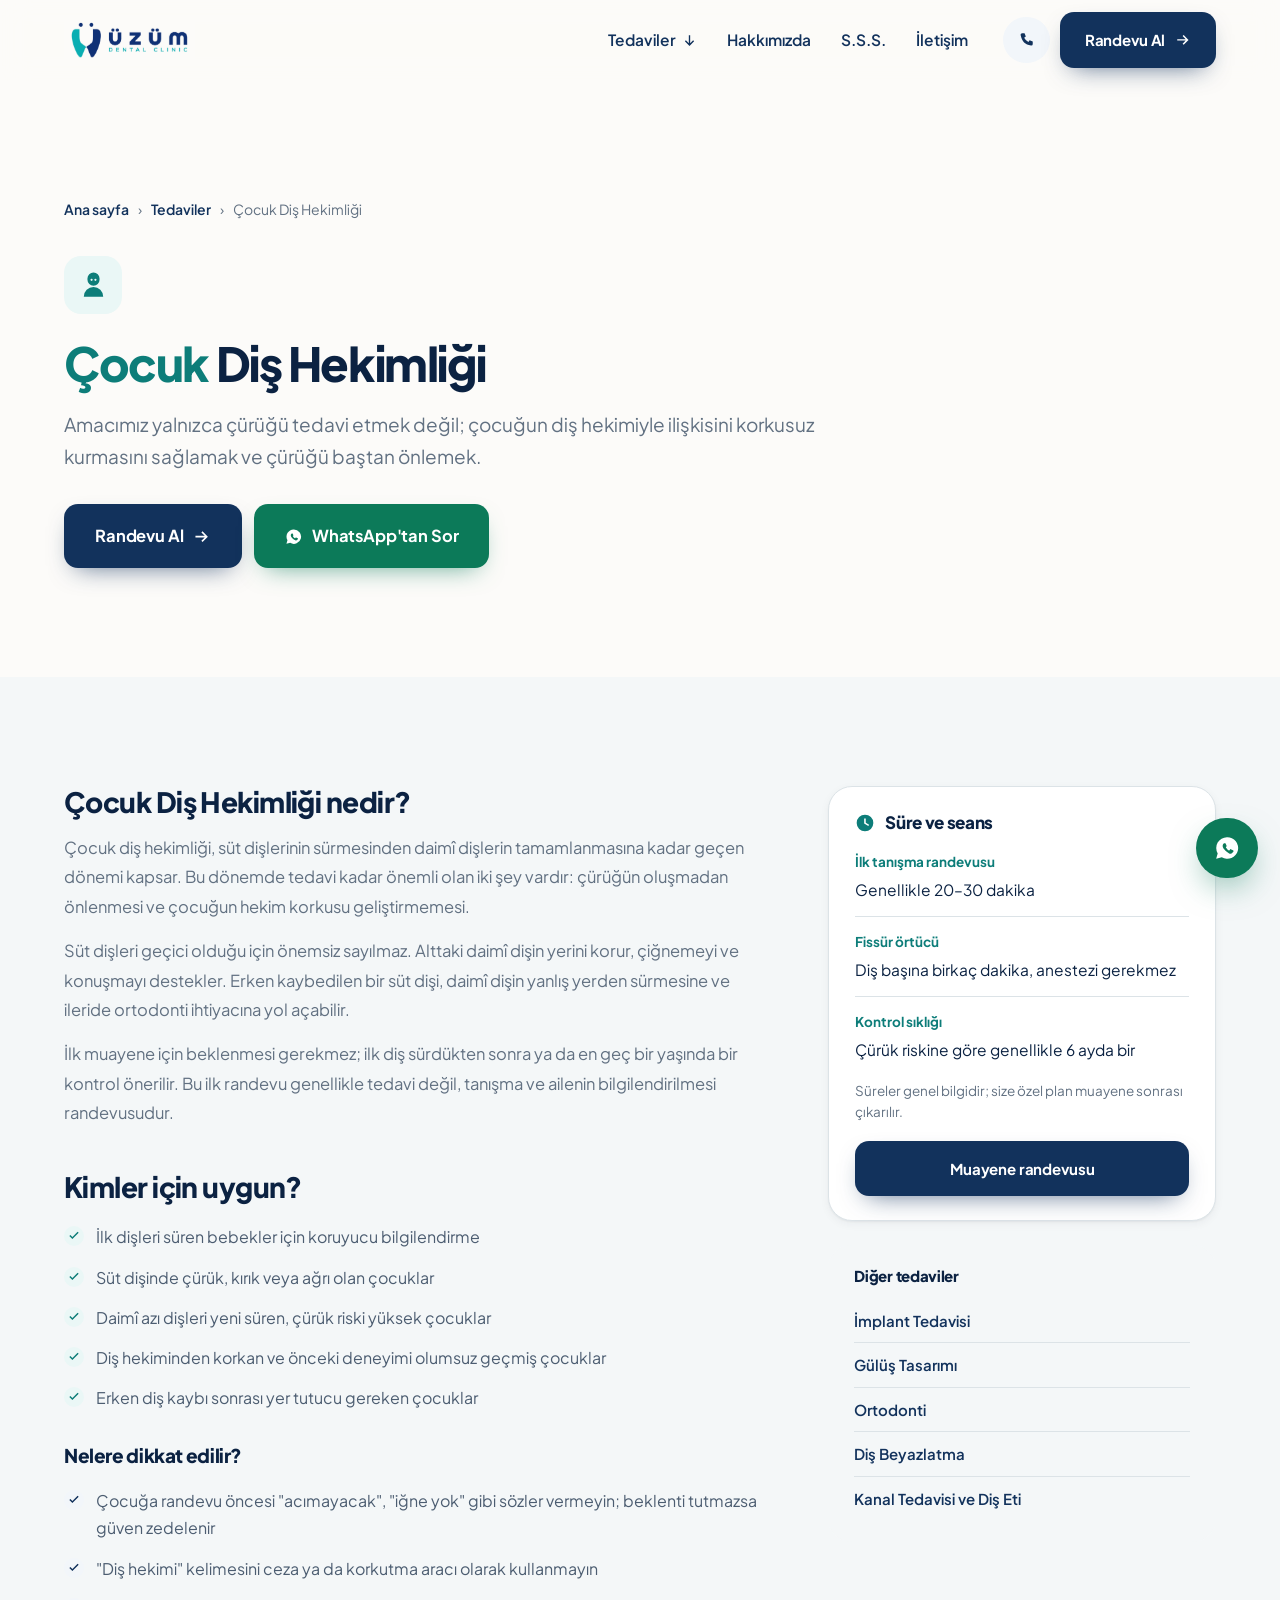
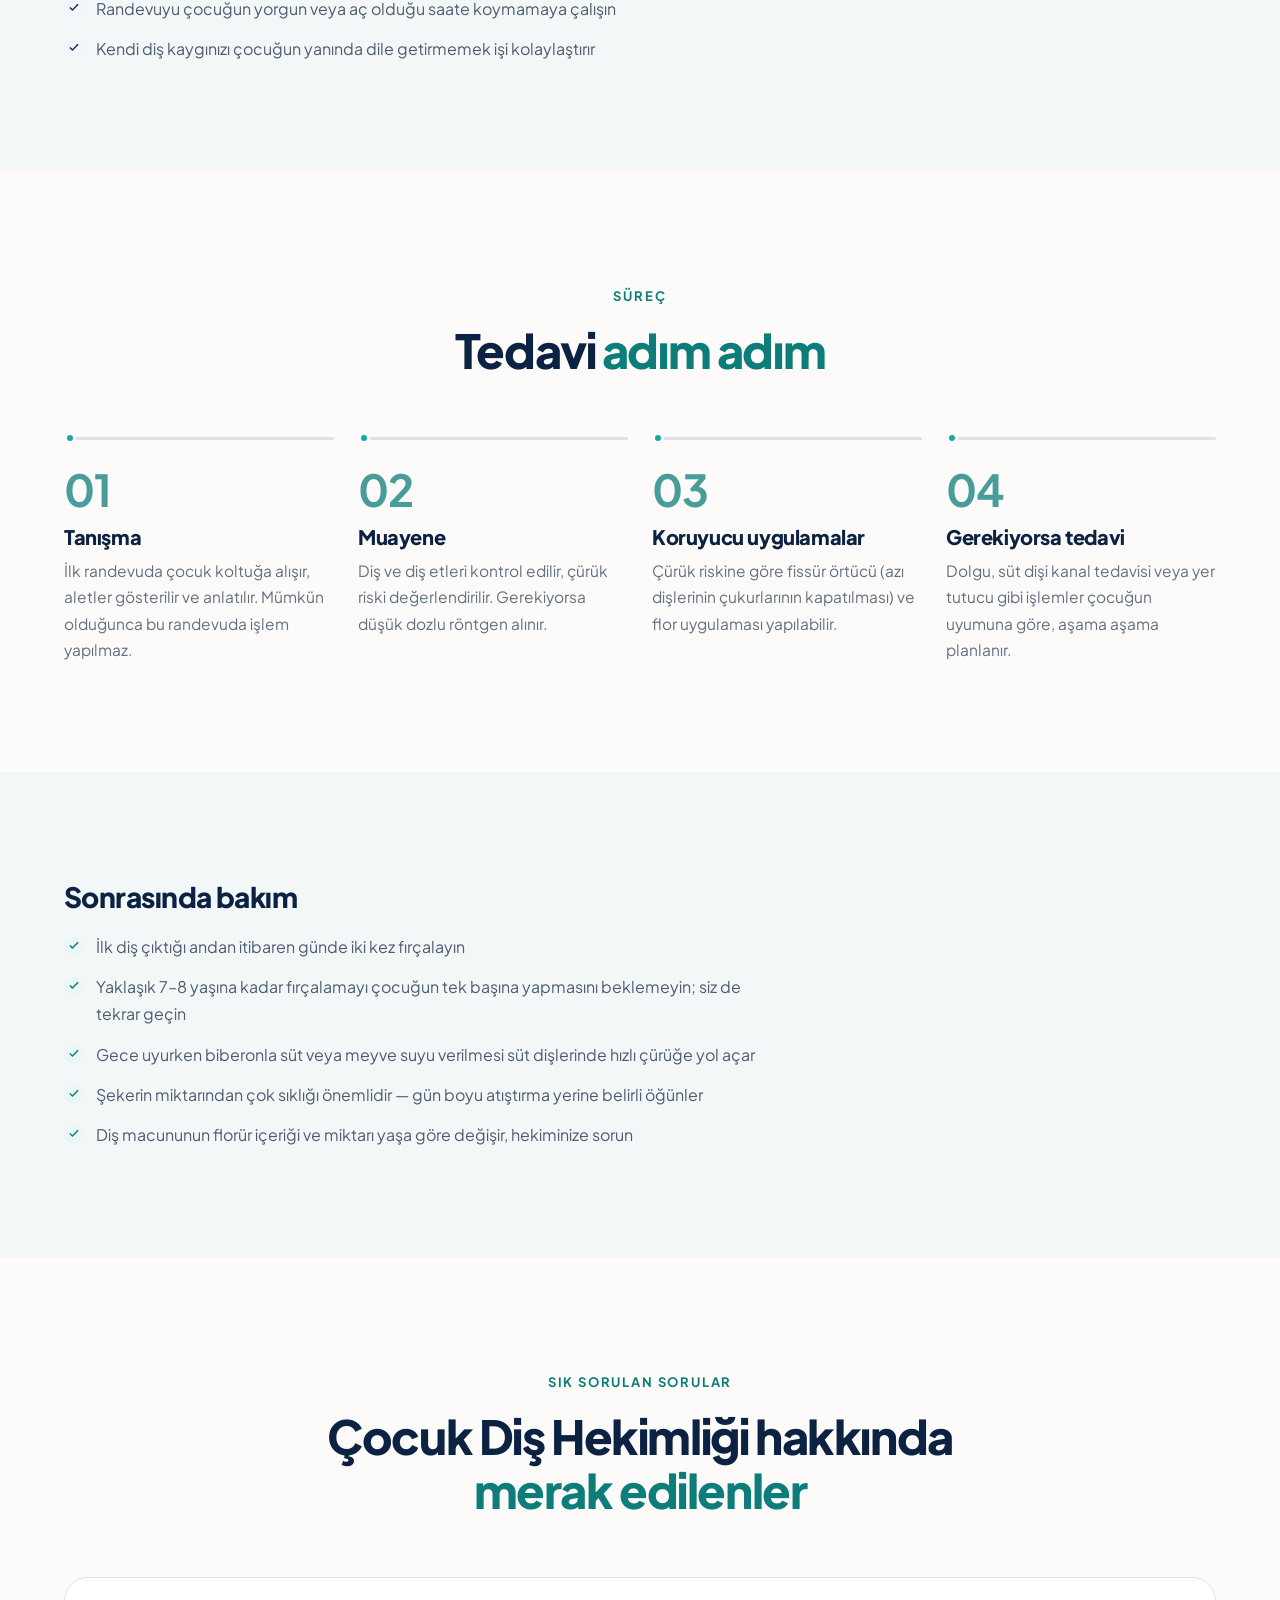
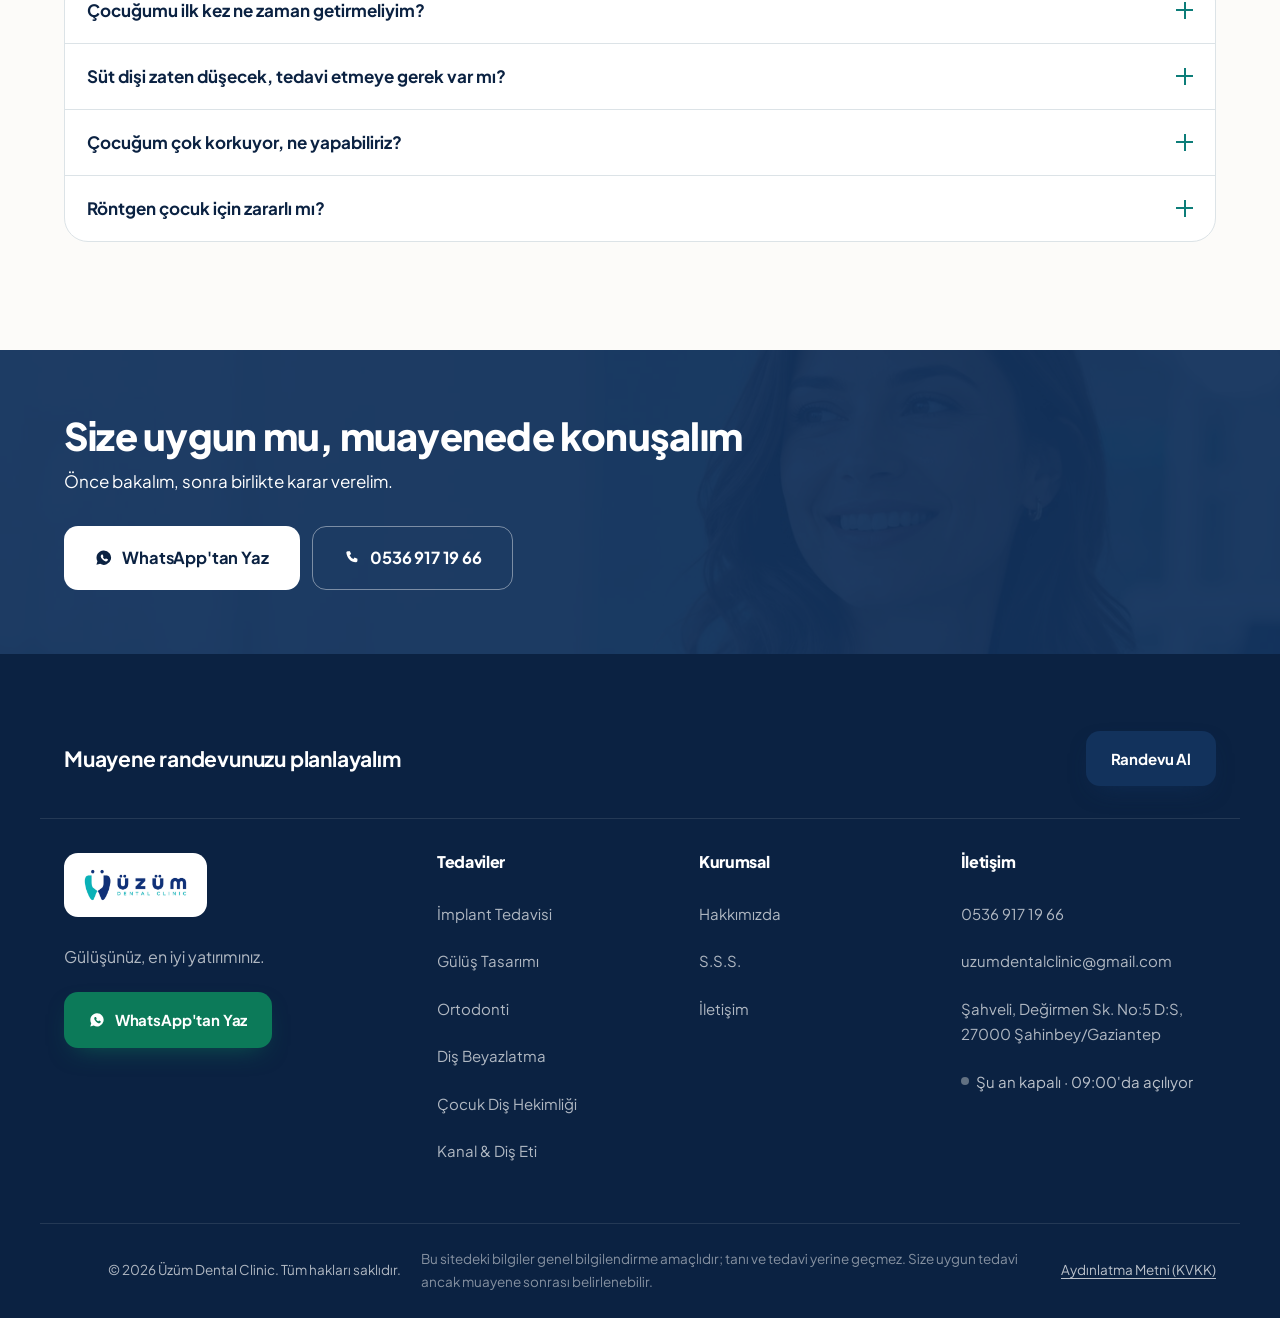
<file: cocuk-dis-hekimligi.html>
<!DOCTYPE html>
<html lang="tr">
<head>
<meta charset="UTF-8">
<meta name="viewport" content="width=device-width, initial-scale=1">
<title>Çocuk Diş Hekimliği — Üzüm Dental Clinic | Gaziantep</title>
<meta name="description" content="Gaziantep'te çocuk diş hekimliği: ilk muayene ne zaman, süt dişi tedavisi, fissür örtücü ve flor uygulaması, yer tutucu ve çocuğu hazırlama.">
<meta name="theme-color" content="#12325C">

<meta property="og:type" content="article">
<meta property="og:title" content="Çocuk Diş Hekimliği — Üzüm Dental Clinic">
<meta property="og:description" content="Gaziantep'te çocuk diş hekimliği: ilk muayene ne zaman, süt dişi tedavisi, fissür örtücü ve flor uygulaması, yer tutucu ve çocuğu hazırlama.">
<meta property="og:image" content="assets/images/og-kapak.jpg">
<meta property="og:site_name" content="Üzüm Dental Clinic">
<meta property="og:locale" content="tr_TR">
<meta name="twitter:card" content="summary_large_image">

<link rel="icon" href="favicon.ico" sizes="any">
<link rel="apple-touch-icon" href="apple-touch-icon.png">

<!-- Fontlar yerel (assets/fonts/) — Google'a istek gitmiyor -->
<link rel="preload" href="assets/fonts/plus-jakarta-sans-latin.woff2" as="font" type="font/woff2" crossorigin>
<!-- latin-ext: ş Ş ğ Ğ İ bu dosyada. Preload edilmezse Türkçe metinde bu harfler geç gelir. -->
<link rel="preload" href="assets/fonts/plus-jakarta-sans-latin-ext.woff2" as="font" type="font/woff2" crossorigin>
<link rel="stylesheet" href="css/style.css">
</head>
<body>

<!--
  ============================================================================
  ⚠️  HEKİME NOT — bu yorum ziyaretçiye görünmez.

  Bu sayfadaki tıbbi metinler genel diş hekimliği bilgisi olarak hazırlandı.
  Yayına almadan önce kendi klinik uygulamanıza göre okuyup onaylayın:
  süreler, seans sayıları ve kullandığınız yöntemler kliniğinize göre değişir.

  Metinlerde bilinçli olarak yer ALMAYAN şeyler (mevzuat gereği):
   · sonuç garantisi ve "kesin çözüm" ifadeleri
   · "ağrısız", "en iyi", "Türkiye'nin lideri" gibi mutlak/üstünlük iddiaları
   · fiyat, indirim, kampanya, taksit duyurusu
   · hasta yorumu ve öncesi/sonrası görseli
  Bunları eklemeden önce bağlı olduğunuz Diş Hekimleri Odası'na danışın.
  ============================================================================
-->

<svg class="iconLib" aria-hidden="true" focusable="false" xmlns="http://www.w3.org/2000/svg">
  <symbol id="i-check" viewBox="0 0 24 24"><path d="M9.6 16.6 5 12l1.6-1.6 3 3 7.8-7.8L19 7.2 9.6 16.6Z"/></symbol>
  <symbol id="i-arrow" viewBox="0 0 24 24"><path d="M13.2 4.6 20.6 12l-7.4 7.4-1.6-1.6 4.7-4.7H3.4v-2.2h12.9l-4.7-4.7 1.6-1.6Z"/></symbol>
  <symbol id="i-wa" viewBox="0 0 24 24"><path d="M12 2a10 10 0 0 0-8.6 15L2 22l5.2-1.4A10 10 0 1 0 12 2Zm5.3 14c-.2.6-1.2 1.2-1.7 1.2-.5.1-1 .1-1.6-.1a13 13 0 0 1-5-4.4c-.4-.5-1-1.4-1-2.7s.7-1.9 1-2.2c.2-.2.5-.3.7-.3h.5c.2 0 .4 0 .6.5l.8 2c.1.2 0 .4-.1.5l-.4.5c-.1.2-.3.3-.1.6.4.7 1 1.4 1.6 1.9.6.4 1 .6 1.2.7.2 0 .3 0 .5-.2l.7-.8c.2-.2.3-.2.5-.1l2 1c.2.1.4.2.4.3.1.2.1.6 0 1.1Z"/></symbol>
  <symbol id="i-phone" viewBox="0 0 24 24"><path d="M6.6 3h3l1.6 4-2.1 1.5a12 12 0 0 0 5.4 5.4L16 11.8l4 1.6v3a2 2 0 0 1-2.2 2C10.4 17.7 6.3 13.6 4.6 5.2A2 2 0 0 1 6.6 3Z"/></symbol>
  <symbol id="i-clock" viewBox="0 0 24 24"><path d="M12 2a10 10 0 1 0 0 20 10 10 0 0 0 0-20Zm.9 4.6v5.1l4 2.4-.9 1.5-5-3V6.6h1.9Z"/></symbol>
  <symbol id="i-tooth" viewBox="0 0 24 24"><path d="M12 3.2c-1.5 0-2.1.6-3.6.6C6.6 3.8 5.4 3 4.4 3.6 3 4.4 2.6 6.4 3 9c.3 2 .8 3 1.2 5 .4 1.9.3 4.6 1.5 5.7 1.3 1.1 2.1-.6 2.4-2.2.3-1.6.4-3.6 1.4-4.4.9-.7 2.1-.7 3 0 1 .8 1.1 2.8 1.4 4.4.3 1.6 1.1 3.3 2.4 2.2 1.2-1.1 1.1-3.8 1.5-5.7.4-2 .9-3 1.2-5 .4-2.6 0-4.6-1.4-5.4-1-.6-2.2.2-4 .2-1.5 0-2.1-.6-3.6-.6Z"/></symbol>
  <symbol id="i-implant" viewBox="0 0 24 24"><path d="M12 2 8.5 5.5h7L12 2Zm-3.5 5.5h7v2h-7v-2Zm.5 3.5h6l-.6 3H9.6l-.6-3Zm.8 4.5h4.4l-.5 2.5H10.3l-.5-2.5Zm.7 4h3l-1.5 4-1.5-4Z"/></symbol>
  <symbol id="i-braces" viewBox="0 0 24 24"><path d="M3 8h18v2.2H3V8Zm0 5.8h18V16H3v-2.2ZM6 6.5h2.4v11H6v-11Zm4.8 0h2.4v11h-2.4v-11Zm4.8 0H18v11h-2.4v-11Z"/></symbol>
  <symbol id="i-sparkle" viewBox="0 0 24 24"><path d="M12 2.5 13.9 8 19.5 10 13.9 12 12 17.5 10.1 12 4.5 10 10.1 8 12 2.5Zm6.5 9.5.9 2.6 2.6.9-2.6.9-.9 2.6-.9-2.6-2.6-.9 2.6-.9.9-2.6ZM5 14l.7 2 2 .7-2 .7L5 19.4l-.7-2-2-.7 2-.7L5 14Z"/></symbol>
  <symbol id="i-child" viewBox="0 0 24 24"><path d="M12 2a5 5 0 0 1 5 5v1a5 5 0 0 1-10 0V7a5 5 0 0 1 5-5Zm-1.6 5.2a.9.9 0 1 0 0 1.8.9.9 0 0 0 0-1.8Zm3.2 0a.9.9 0 1 0 0 1.8.9.9 0 0 0 0-1.8ZM4 22a8 8 0 0 1 16 0v.2H4V22Z"/></symbol>
  <symbol id="i-shield" viewBox="0 0 24 24"><path d="M12 2 4 5.2v6.3c0 5 3.4 9.6 8 10.5 4.6-.9 8-5.5 8-10.5V5.2L12 2Zm3.9 7.2-4.7 5.9-3.1-3 1.4-1.5 1.6 1.5 3.3-4.2 1.5 1.3Z"/></symbol>
  <!-- Footer sosyal ikonlari main.js tarafindan her sayfada basiliyor. -->
  <symbol id="i-ig" viewBox="0 0 24 24"><path d="M12 2.2c3.2 0 3.6 0 4.9.1 1.2.1 1.8.3 2.2.4.6.2 1 .5 1.4.9.4.4.7.8.9 1.4.2.4.4 1 .4 2.2.1 1.3.1 1.7.1 4.9s0 3.6-.1 4.9c-.1 1.2-.3 1.8-.4 2.2-.2.6-.5 1-.9 1.4-.4.4-.8.7-1.4.9-.4.2-1 .4-2.2.4-1.3.1-1.7.1-4.9.1s-3.6 0-4.9-.1c-1.2-.1-1.8-.3-2.2-.4-.6-.2-1-.5-1.4-.9-.4-.4-.7-.8-.9-1.4-.2-.4-.4-1-.4-2.2-.1-1.3-.1-1.7-.1-4.9s0-3.6.1-4.9c.1-1.2.3-1.8.4-2.2.2-.6.5-1 .9-1.4.4-.4.8-.7 1.4-.9.4-.2 1-.4 2.2-.4 1.3-.1 1.7-.1 4.9-.1Zm0 3.8a6 6 0 1 0 0 12 6 6 0 0 0 0-12Zm0 2.2a3.8 3.8 0 1 1 0 7.6 3.8 3.8 0 0 1 0-7.6Zm6.2-3.9a1.4 1.4 0 1 0 0 2.8 1.4 1.4 0 0 0 0-2.8Z"/></symbol>
  <symbol id="i-fb" viewBox="0 0 24 24"><path d="M13.5 22v-8.2h2.8l.4-3.2h-3.2V8.5c0-.9.3-1.6 1.6-1.6h1.7V4c-.3 0-1.3-.1-2.5-.1-2.5 0-4.2 1.5-4.2 4.3v2.4H7.3v3.2h2.8V22h3.4Z"/></symbol>
  <symbol id="i-yt" viewBox="0 0 24 24"><path d="M21.6 7.2c-.2-.9-.9-1.6-1.8-1.8C18.2 5 12 5 12 5s-6.2 0-7.8.4c-.9.2-1.6.9-1.8 1.8C2 8.8 2 12 2 12s0 3.2.4 4.8c.2.9.9 1.6 1.8 1.8C5.8 19 12 19 12 19s6.2 0 7.8-.4c.9-.2 1.6-.9 1.8-1.8.4-1.6.4-4.8.4-4.8s0-3.2-.4-4.8ZM10 15.1V8.9l5.2 3.1-5.2 3.1Z"/></symbol>
  <symbol id="i-tiktok" viewBox="0 0 24 24"><path d="M16.5 2h-3v13.2a2.6 2.6 0 1 1-2.1-2.5V9.6a5.9 5.9 0 1 0 5.1 5.8V8.9a6.7 6.7 0 0 0 3.9 1.2V7a3.9 3.9 0 0 1-3.9-3.9V2Z"/></symbol>
</svg>

<a class="skip-link" href="#main">İçeriğe atla</a>

<header class="header" id="header">
  <div class="wrap header__in">
    <a href="index.html" class="logo" aria-label="Ana sayfa">
      <img class="logo__img" src="assets/images/logo.png" alt="Üzüm Dental Clinic" width="1583" height="604">
    </a>
    <nav class="nav" id="nav" aria-label="Ana menü">
      <!-- Menü linkleri js/config.js > menu dizisinden basılır -->
      <div class="nav__mobileCta">
        <a class="btn btn--wa btn--block" data-site-href="wa" target="_blank" rel="noopener">
          <svg class="ic"><use href="#i-wa"/></svg> WhatsApp'tan Yaz
        </a>
        <a class="btn btn--primary btn--block" href="index.html#iletisim">Randevu Al</a>
      </div>
    </nav>

    <div class="header__actions">
      <a class="btn btn--ghost btn--icon-only" data-site-href="tel" aria-label="Telefonla ara">
        <svg class="ic"><use href="#i-phone"/></svg>
      </a>
      <a class="btn btn--primary" href="index.html#iletisim">
        Randevu Al <svg class="ic"><use href="#i-arrow"/></svg>
      </a>
      <button class="burger" id="burger" aria-label="Menüyü aç" aria-expanded="false" aria-controls="nav">
        <span></span><span></span><span></span>
      </button>
    </div>
  </div>
</header>

<main id="main">

<section class="section tedaviHero">
  <div class="wrap">
    <nav class="crumbs" aria-label="Site içi konum">
      <a href="index.html">Ana sayfa</a>
      <span aria-hidden="true">›</span>
      <a href="index.html#hizmetler">Tedaviler</a>
      <span aria-hidden="true">›</span>
      <span aria-current="page">Çocuk Diş Hekimliği</span>
    </nav>

    <div class="tedaviHero__in">
      <span class="tedaviHero__ico"><svg class="ic"><use href="#i-child"/></svg></span>
      <h1 class="secTitle"><em>Çocuk</em> Diş Hekimliği</h1>
      <p class="secLead">Amacımız yalnızca çürüğü tedavi etmek değil; çocuğun diş hekimiyle ilişkisini korkusuz kurmasını sağlamak ve çürüğü baştan önlemek.</p>
      <div class="tedaviHero__cta">
        <a class="btn btn--primary btn--lg" href="index.html#iletisim">
          Randevu Al <svg class="ic"><use href="#i-arrow"/></svg>
        </a>
        <a class="btn btn--wa btn--lg" data-site-href="wa" target="_blank" rel="noopener">
          <svg class="ic"><use href="#i-wa"/></svg> WhatsApp'tan Sor
        </a>
      </div>
    </div>
  </div>
</section>

<section class="section section--alt">
  <div class="wrap tedavi">
    <article class="tedavi__body">

      <h2>Çocuk Diş Hekimliği nedir?</h2>
      <p>Çocuk diş hekimliği, süt dişlerinin sürmesinden daimî dişlerin tamamlanmasına kadar geçen dönemi kapsar. Bu dönemde tedavi kadar önemli olan iki şey vardır: çürüğün oluşmadan önlenmesi ve çocuğun hekim korkusu geliştirmemesi.</p>
      <p>Süt dişleri geçici olduğu için önemsiz sayılmaz. Alttaki daimî dişin yerini korur, çiğnemeyi ve konuşmayı destekler. Erken kaybedilen bir süt dişi, daimî dişin yanlış yerden sürmesine ve ileride ortodonti ihtiyacına yol açabilir.</p>
      <p>İlk muayene için beklenmesi gerekmez; ilk diş sürdükten sonra ya da en geç bir yaşında bir kontrol önerilir. Bu ilk randevu genellikle tedavi değil, tanışma ve ailenin bilgilendirilmesi randevusudur.</p>

      <h2>Kimler için uygun?</h2>
      <ul class="tickList">
          <li><svg class="ic"><use href="#i-check"/></svg> İlk dişleri süren bebekler için koruyucu bilgilendirme</li>
          <li><svg class="ic"><use href="#i-check"/></svg> Süt dişinde çürük, kırık veya ağrı olan çocuklar</li>
          <li><svg class="ic"><use href="#i-check"/></svg> Daimî azı dişleri yeni süren, çürük riski yüksek çocuklar</li>
          <li><svg class="ic"><use href="#i-check"/></svg> Diş hekiminden korkan ve önceki deneyimi olumsuz geçmiş çocuklar</li>
          <li><svg class="ic"><use href="#i-check"/></svg> Erken diş kaybı sonrası yer tutucu gereken çocuklar</li>
      </ul>

      <h3>Nelere dikkat edilir?</h3>
      <ul class="tickList tickList--warn">
          <li><svg class="ic"><use href="#i-check"/></svg> Çocuğa randevu öncesi "acımayacak", "iğne yok" gibi sözler vermeyin; beklenti tutmazsa güven zedelenir</li>
          <li><svg class="ic"><use href="#i-check"/></svg> "Diş hekimi" kelimesini ceza ya da korkutma aracı olarak kullanmayın</li>
          <li><svg class="ic"><use href="#i-check"/></svg> Randevuyu çocuğun yorgun veya aç olduğu saate koymamaya çalışın</li>
          <li><svg class="ic"><use href="#i-check"/></svg> Kendi diş kaygınızı çocuğun yanında dile getirmemek işi kolaylaştırır</li>
      </ul>

    </article>

    <aside class="tedavi__side reveal">
      <div class="sideCard">
        <h3><svg class="ic"><use href="#i-clock"/></svg> Süre ve seans</h3>
        <dl class="sideCard__list">
          <div><dt>İlk tanışma randevusu</dt><dd>Genellikle 20–30 dakika</dd></div>
          <div><dt>Fissür örtücü</dt><dd>Diş başına birkaç dakika, anestezi gerekmez</dd></div>
          <div><dt>Kontrol sıklığı</dt><dd>Çürük riskine göre genellikle 6 ayda bir</dd></div>
        </dl>
        <p class="sideCard__note">Süreler genel bilgidir; size özel plan muayene sonrası çıkarılır.</p>
        <a class="btn btn--primary btn--block" href="index.html#iletisim">Muayene randevusu</a>
      </div>

      <nav class="sideNav" aria-label="Diğer tedaviler">
        <h3>Diğer tedaviler</h3>
        <a href="implant-tedavisi.html">İmplant Tedavisi</a>
        <a href="gulus-tasarimi.html">Gülüş Tasarımı</a>
        <a href="ortodonti.html">Ortodonti</a>
        <a href="dis-beyazlatma.html">Diş Beyazlatma</a>
        <a href="kanal-ve-dis-eti.html">Kanal Tedavisi ve Diş Eti</a>
      </nav>
    </aside>
  </div>
</section>

<section class="section">
  <div class="wrap">
    <header class="secHead reveal">
      <span class="eyebrow">Süreç</span>
      <h2 class="secTitle">Tedavi <em>adım adım</em></h2>
    </header>
    <div class="steps">
        <article class="step reveal">
          <span class="step__num">01</span>
          <h3>Tanışma</h3>
          <p>İlk randevuda çocuk koltuğa alışır, aletler gösterilir ve anlatılır. Mümkün olduğunca bu randevuda işlem yapılmaz.</p>
        </article>
        <article class="step reveal">
          <span class="step__num">02</span>
          <h3>Muayene</h3>
          <p>Diş ve diş etleri kontrol edilir, çürük riski değerlendirilir. Gerekiyorsa düşük dozlu röntgen alınır.</p>
        </article>
        <article class="step reveal">
          <span class="step__num">03</span>
          <h3>Koruyucu uygulamalar</h3>
          <p>Çürük riskine göre fissür örtücü (azı dişlerinin çukurlarının kapatılması) ve flor uygulaması yapılabilir.</p>
        </article>
        <article class="step reveal">
          <span class="step__num">04</span>
          <h3>Gerekiyorsa tedavi</h3>
          <p>Dolgu, süt dişi kanal tedavisi veya yer tutucu gibi işlemler çocuğun uyumuna göre, aşama aşama planlanır.</p>
        </article>
    </div>
  </div>
</section>

<section class="section section--alt">
  <div class="wrap tedavi">
    <article class="tedavi__body">
      <h2>Sonrasında bakım</h2>
      <ul class="tickList">
          <li><svg class="ic"><use href="#i-check"/></svg> İlk diş çıktığı andan itibaren günde iki kez fırçalayın</li>
          <li><svg class="ic"><use href="#i-check"/></svg> Yaklaşık 7–8 yaşına kadar fırçalamayı çocuğun tek başına yapmasını beklemeyin; siz de tekrar geçin</li>
          <li><svg class="ic"><use href="#i-check"/></svg> Gece uyurken biberonla süt veya meyve suyu verilmesi süt dişlerinde hızlı çürüğe yol açar</li>
          <li><svg class="ic"><use href="#i-check"/></svg> Şekerin miktarından çok sıklığı önemlidir — gün boyu atıştırma yerine belirli öğünler</li>
          <li><svg class="ic"><use href="#i-check"/></svg> Diş macununun florür içeriği ve miktarı yaşa göre değişir, hekiminize sorun</li>
      </ul>
    </article>
  </div>
</section>

<section class="section" id="sss">
  <div class="wrap">
    <header class="secHead reveal">
      <span class="eyebrow">Sık Sorulan Sorular</span>
      <h2 class="secTitle">Çocuk Diş Hekimliği hakkında <em>merak edilenler</em></h2>
    </header>
    <div class="faq">
        <details class="faq__item reveal">
          <summary>Çocuğumu ilk kez ne zaman getirmeliyim?</summary>
          <div class="faq__body"><p>İlk diş sürdükten sonra, en geç bir yaş civarında bir kontrol önerilir. Erken tanışma hem koruyucu önlemleri zamanında almayı sağlar hem de çocuğun kliniği tedavi baskısı olmadan tanımasına yardımcı olur.</p></div>
        </details>
        <details class="faq__item reveal">
          <summary>Süt dişi zaten düşecek, tedavi etmeye gerek var mı?</summary>
          <div class="faq__body"><p>Var. Süt dişindeki çürük ağrı yapar, çiğnemeyi zorlaştırır ve alttaki daimî dişi etkileyebilir. Ayrıca erken kaybedilen süt dişi, daimî dişin yerini kaybetmesine ve ileride ortodonti ihtiyacına yol açabilir.</p></div>
        </details>
        <details class="faq__item reveal">
          <summary>Çocuğum çok korkuyor, ne yapabiliriz?</summary>
          <div class="faq__body"><p>İlk randevuyu tanışma randevusu olarak planlıyoruz: işlem yapmadan, çocuğun ortamı ve aletleri tanımasına zaman ayırıyoruz. Uyum sağlanamayan bazı durumlarda tedavi birkaç kısa seansa bölünebilir; gerekli görülürse ileri yöntemler hekiminizle ayrıca değerlendirilir.</p></div>
        </details>
        <details class="faq__item reveal">
          <summary>Röntgen çocuk için zararlı mı?</summary>
          <div class="faq__body"><p>Diş hekimliğinde kullanılan dijital röntgenlerin dozu çok düşüktür ve yalnızca gerekli görüldüğünde, koruyucu önlemlerle çekilir. Teşhis için gerekli olmadıkça röntgen istenmez.</p></div>
        </details>
    </div>
  </div>
</section>

<section class="ctaStrip">
  <img class="ctaStrip__bg" src="assets/images/gulus.jpg" alt="" aria-hidden="true" width="1600" height="900" loading="lazy">
  <div class="wrap ctaStrip__in">
    <div>
      <h2>Size uygun mu, muayenede konuşalım</h2>
      <p>Önce bakalım, sonra birlikte karar verelim.</p>
    </div>
    <div class="ctaStrip__btns">
      <a class="btn btn--light btn--lg" data-site-href="wa" target="_blank" rel="noopener">
        <svg class="ic"><use href="#i-wa"/></svg> WhatsApp'tan Yaz
      </a>
      <a class="btn btn--outlineLight btn--lg" data-site-href="tel">
        <svg class="ic"><use href="#i-phone"/></svg> <span data-site="phoneDisplay"></span>
      </a>
    </div>
  </div>
</section>

</main>

<!-- Footer js/config.js > menu dizisinden basılır -->
<footer class="footer" id="footer"></footer>

<a class="waFab" data-site-href="wa" target="_blank" rel="noopener" aria-label="WhatsApp'tan yazın">
  <svg class="ic"><use href="#i-wa"/></svg>
  <span class="waFab__label">WhatsApp'tan Yaz</span>
  <span class="waFab__ping" aria-hidden="true"></span>
</a>

<script type="application/ld+json">
{
  "@context": "https://schema.org",
  "@type": "BreadcrumbList",
  "itemListElement": [
    {
      "@type": "ListItem",
      "position": 1,
      "name": "Ana sayfa",
      "item": "index.html"
    },
    {
      "@type": "ListItem",
      "position": 2,
      "name": "Tedaviler"
    },
    {
      "@type": "ListItem",
      "position": 3,
      "name": "Çocuk Diş Hekimliği"
    }
  ]
}
</script>

<script type="application/ld+json">
{
  "@context": "https://schema.org",
  "@type": "MedicalWebPage",
  "name": "Çocuk Diş Hekimliği",
  "description": "Gaziantep'te çocuk diş hekimliği: ilk muayene ne zaman, süt dişi tedavisi, fissür örtücü ve flor uygulaması, yer tutucu ve çocuğu hazırlama.",
  "inLanguage": "tr-TR",
  "about": {
    "@type": "MedicalProcedure",
    "name": "Çocuk Diş Hekimliği"
  }
}
</script>

<script src="js/config.js"></script>
<script src="js/main.js"></script>
</body>
</html>
</file>
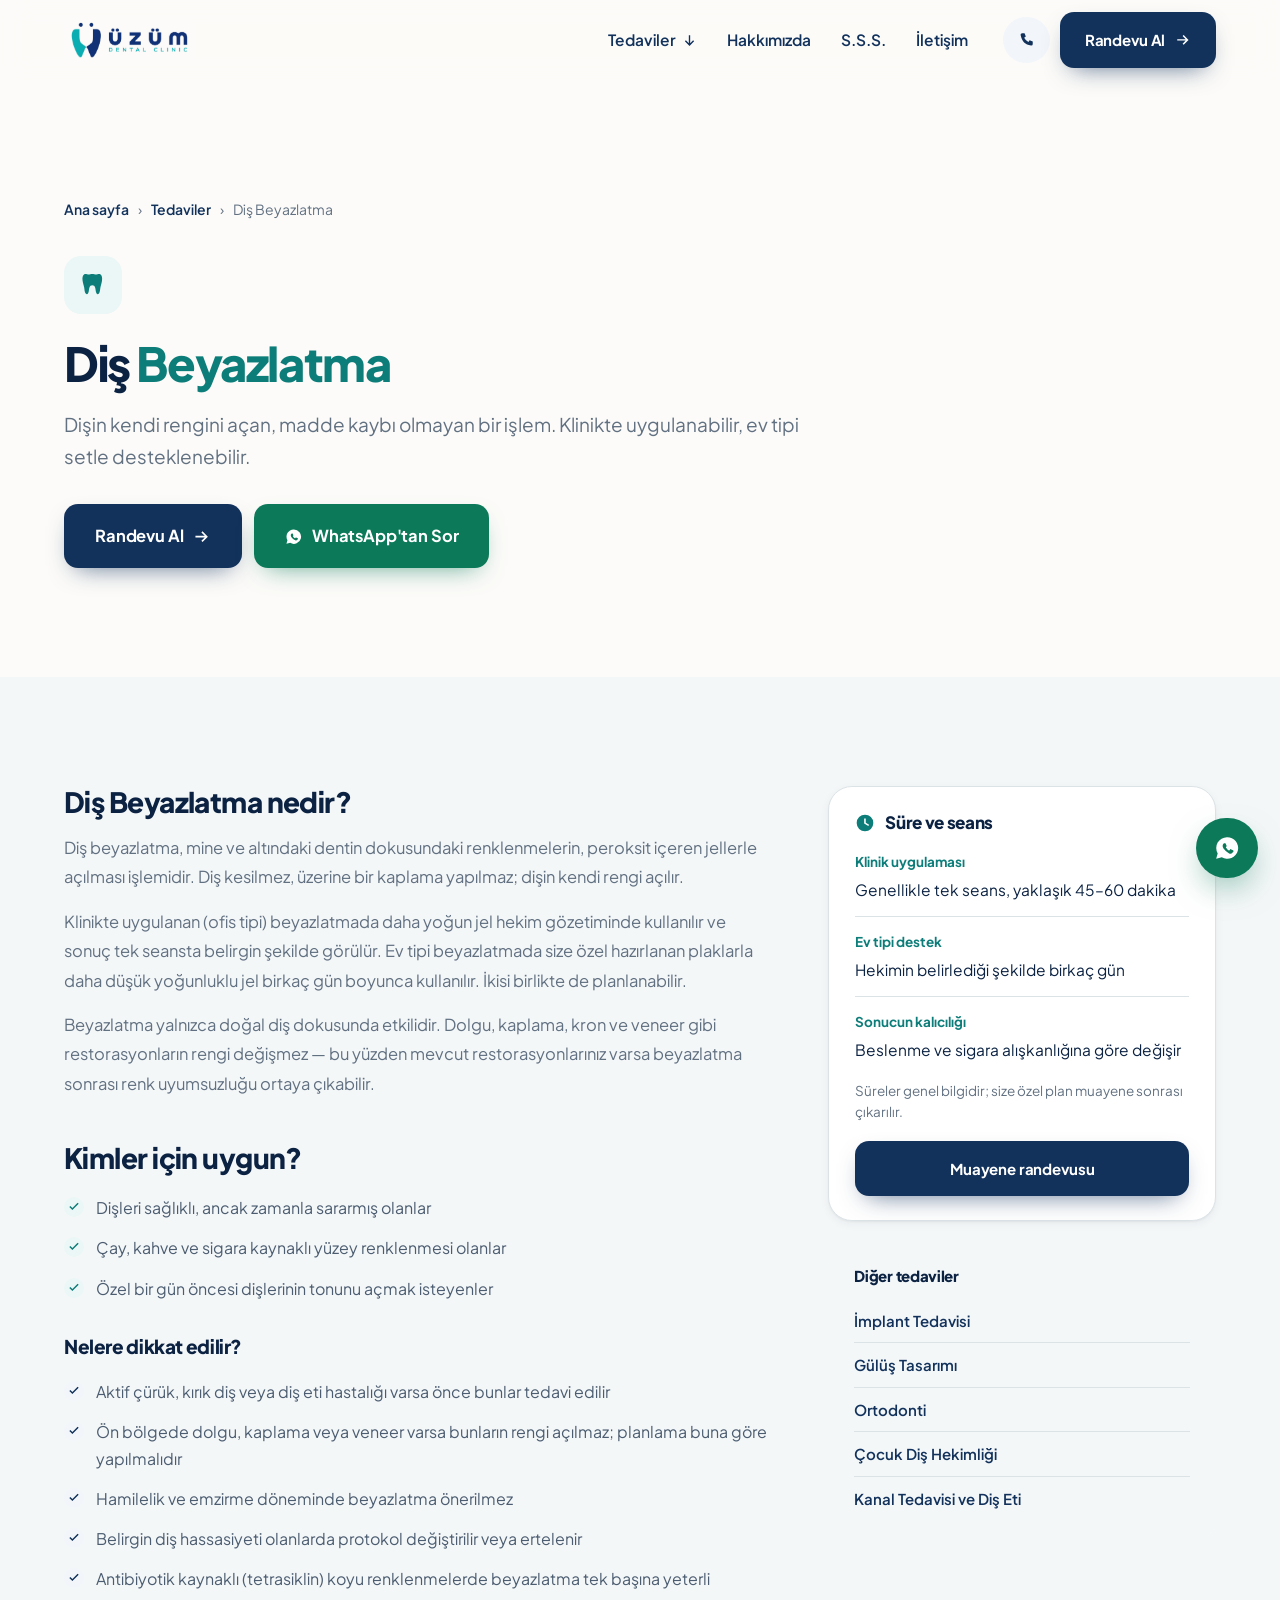
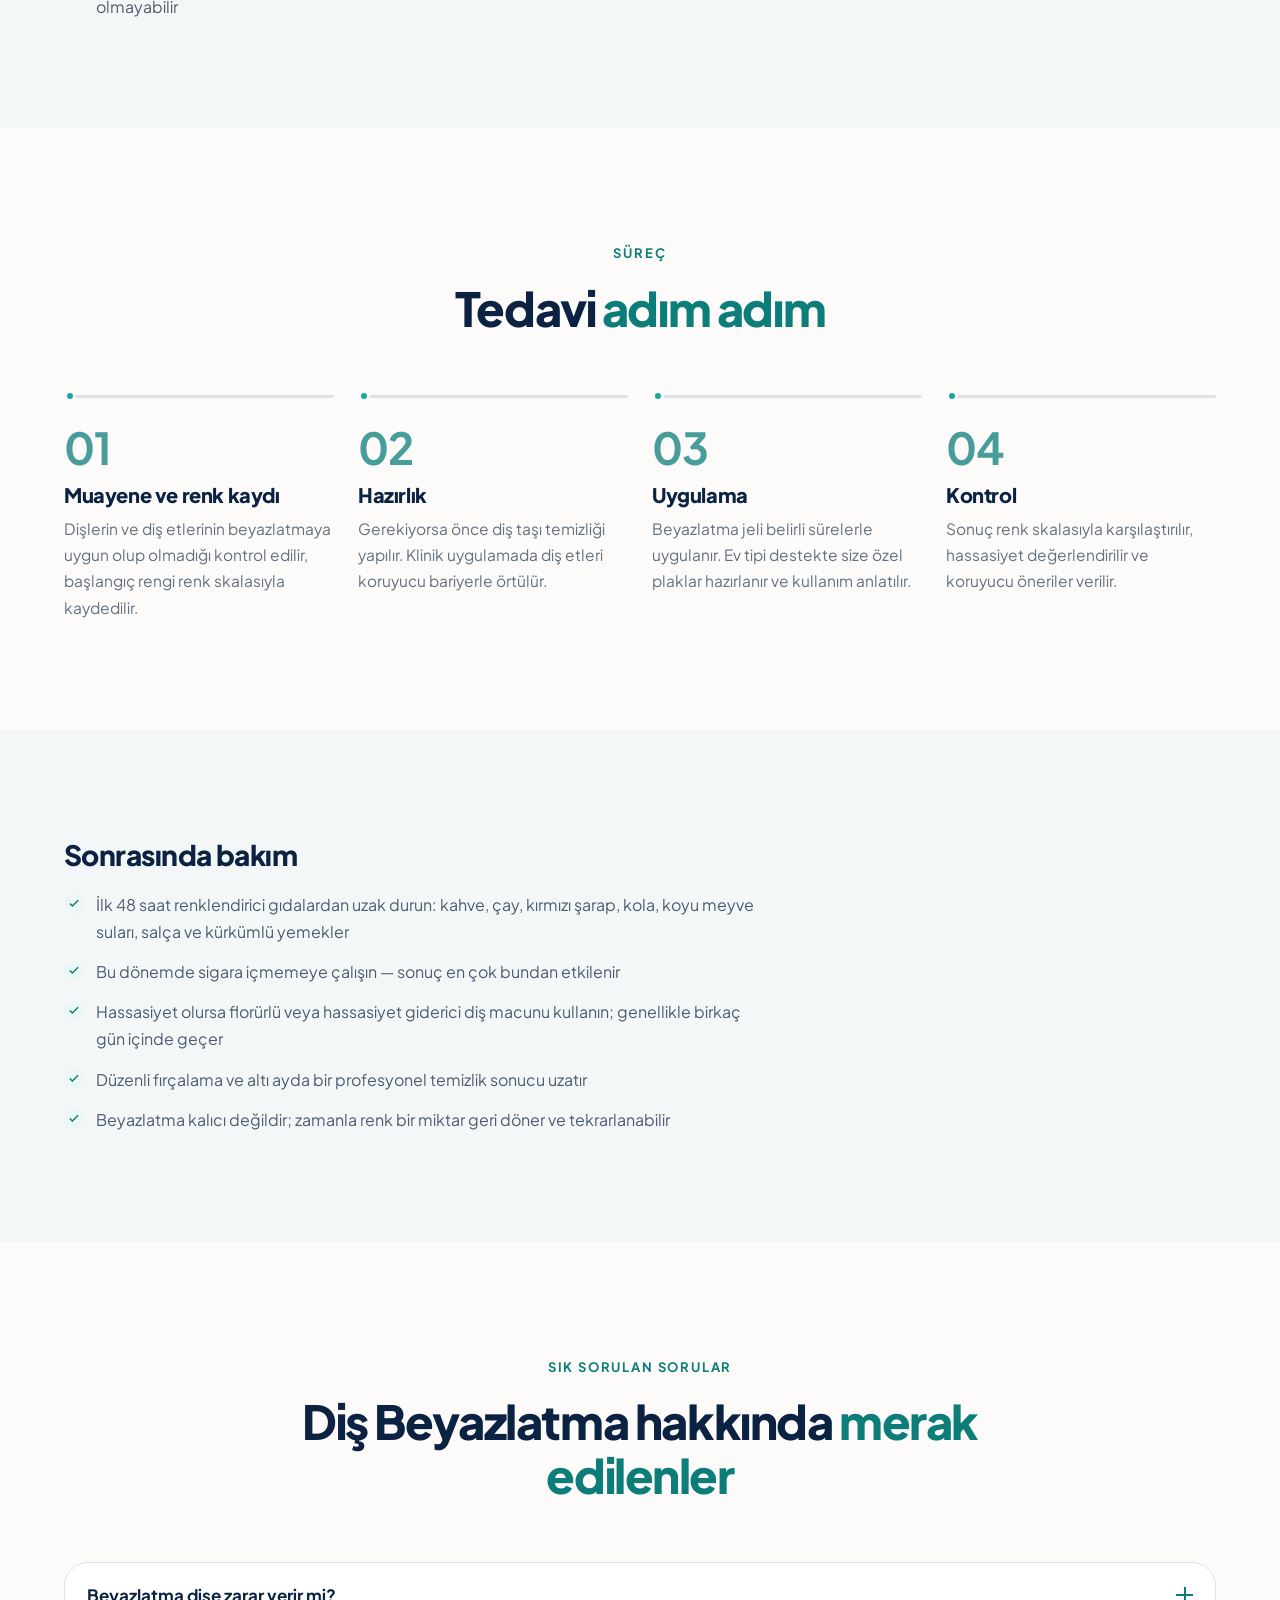
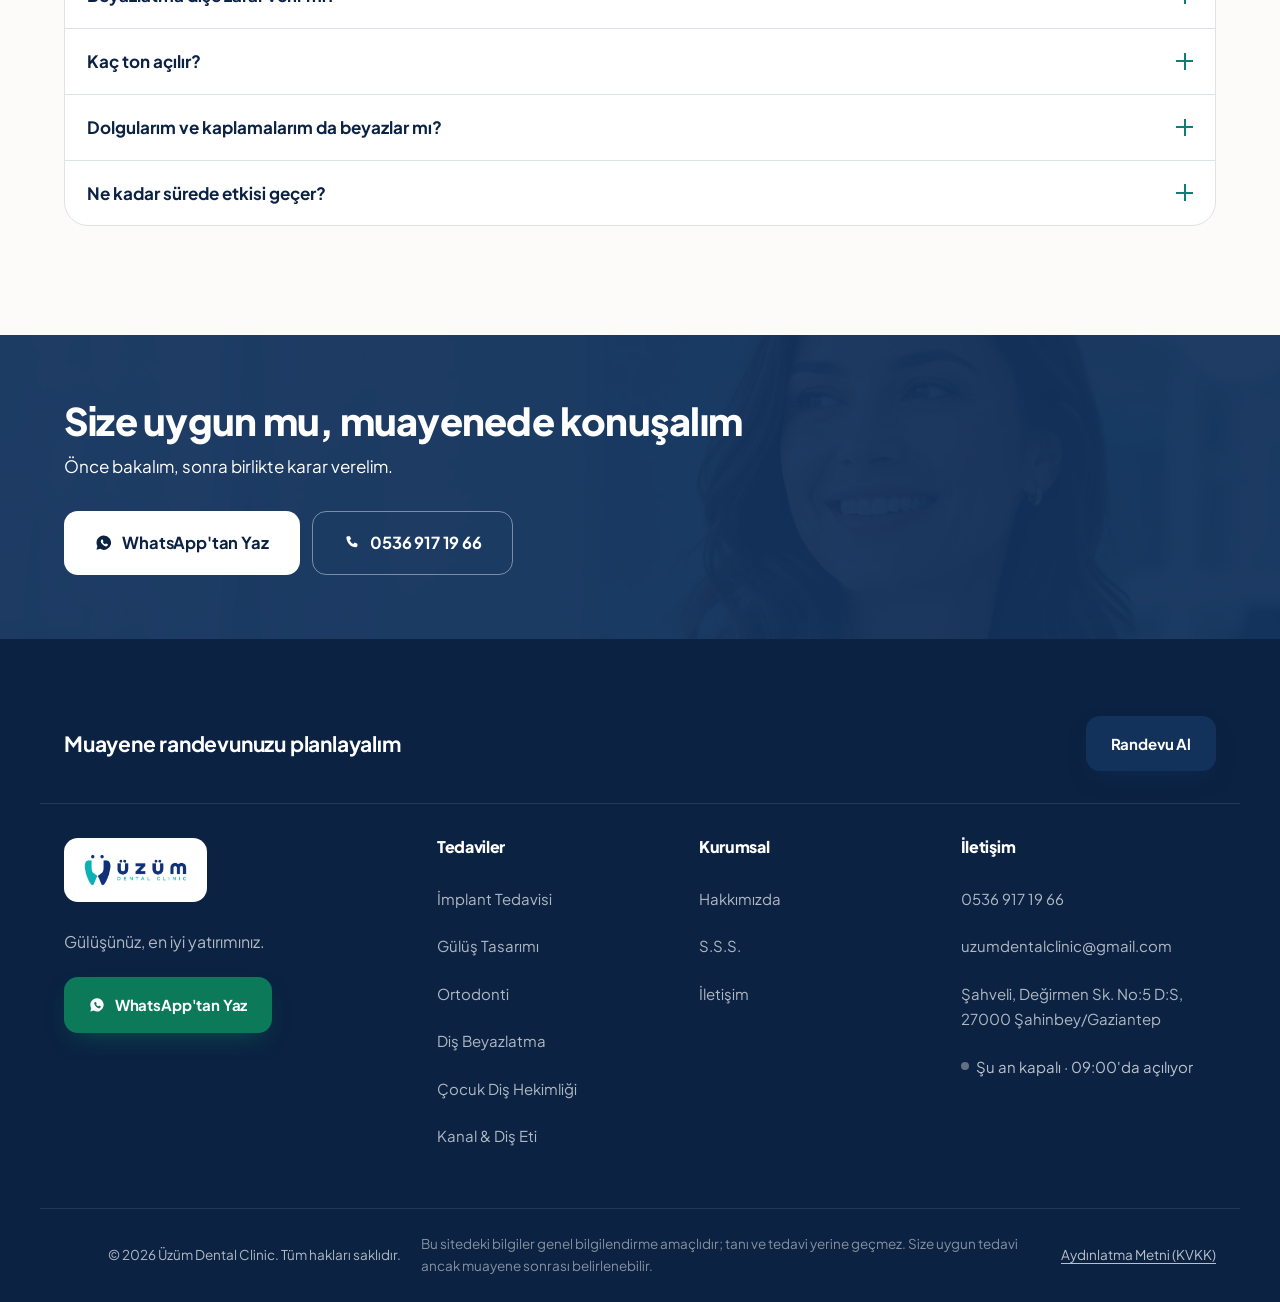
<file: dis-beyazlatma.html>
<!DOCTYPE html>
<html lang="tr">
<head>
<meta charset="UTF-8">
<meta name="viewport" content="width=device-width, initial-scale=1">
<title>Diş Beyazlatma — Üzüm Dental Clinic | Gaziantep</title>
<meta name="description" content="Gaziantep'te diş beyazlatma: ofis tipi ve ev tipi beyazlatma, kimlere uygundur, hassasiyet, sonucun kalıcılığı ve sonrasında bakım.">
<meta name="theme-color" content="#12325C">

<meta property="og:type" content="article">
<meta property="og:title" content="Diş Beyazlatma — Üzüm Dental Clinic">
<meta property="og:description" content="Gaziantep'te diş beyazlatma: ofis tipi ve ev tipi beyazlatma, kimlere uygundur, hassasiyet, sonucun kalıcılığı ve sonrasında bakım.">
<meta property="og:image" content="assets/images/og-kapak.jpg">
<meta property="og:site_name" content="Üzüm Dental Clinic">
<meta property="og:locale" content="tr_TR">
<meta name="twitter:card" content="summary_large_image">

<link rel="icon" href="favicon.ico" sizes="any">
<link rel="apple-touch-icon" href="apple-touch-icon.png">

<!-- Fontlar yerel (assets/fonts/) — Google'a istek gitmiyor -->
<link rel="preload" href="assets/fonts/plus-jakarta-sans-latin.woff2" as="font" type="font/woff2" crossorigin>
<!-- latin-ext: ş Ş ğ Ğ İ bu dosyada. Preload edilmezse Türkçe metinde bu harfler geç gelir. -->
<link rel="preload" href="assets/fonts/plus-jakarta-sans-latin-ext.woff2" as="font" type="font/woff2" crossorigin>
<link rel="stylesheet" href="css/style.css">
</head>
<body>

<!--
  ============================================================================
  ⚠️  HEKİME NOT — bu yorum ziyaretçiye görünmez.

  Bu sayfadaki tıbbi metinler genel diş hekimliği bilgisi olarak hazırlandı.
  Yayına almadan önce kendi klinik uygulamanıza göre okuyup onaylayın:
  süreler, seans sayıları ve kullandığınız yöntemler kliniğinize göre değişir.

  Metinlerde bilinçli olarak yer ALMAYAN şeyler (mevzuat gereği):
   · sonuç garantisi ve "kesin çözüm" ifadeleri
   · "ağrısız", "en iyi", "Türkiye'nin lideri" gibi mutlak/üstünlük iddiaları
   · fiyat, indirim, kampanya, taksit duyurusu
   · hasta yorumu ve öncesi/sonrası görseli
  Bunları eklemeden önce bağlı olduğunuz Diş Hekimleri Odası'na danışın.
  ============================================================================
-->

<svg class="iconLib" aria-hidden="true" focusable="false" xmlns="http://www.w3.org/2000/svg">
  <symbol id="i-check" viewBox="0 0 24 24"><path d="M9.6 16.6 5 12l1.6-1.6 3 3 7.8-7.8L19 7.2 9.6 16.6Z"/></symbol>
  <symbol id="i-arrow" viewBox="0 0 24 24"><path d="M13.2 4.6 20.6 12l-7.4 7.4-1.6-1.6 4.7-4.7H3.4v-2.2h12.9l-4.7-4.7 1.6-1.6Z"/></symbol>
  <symbol id="i-wa" viewBox="0 0 24 24"><path d="M12 2a10 10 0 0 0-8.6 15L2 22l5.2-1.4A10 10 0 1 0 12 2Zm5.3 14c-.2.6-1.2 1.2-1.7 1.2-.5.1-1 .1-1.6-.1a13 13 0 0 1-5-4.4c-.4-.5-1-1.4-1-2.7s.7-1.9 1-2.2c.2-.2.5-.3.7-.3h.5c.2 0 .4 0 .6.5l.8 2c.1.2 0 .4-.1.5l-.4.5c-.1.2-.3.3-.1.6.4.7 1 1.4 1.6 1.9.6.4 1 .6 1.2.7.2 0 .3 0 .5-.2l.7-.8c.2-.2.3-.2.5-.1l2 1c.2.1.4.2.4.3.1.2.1.6 0 1.1Z"/></symbol>
  <symbol id="i-phone" viewBox="0 0 24 24"><path d="M6.6 3h3l1.6 4-2.1 1.5a12 12 0 0 0 5.4 5.4L16 11.8l4 1.6v3a2 2 0 0 1-2.2 2C10.4 17.7 6.3 13.6 4.6 5.2A2 2 0 0 1 6.6 3Z"/></symbol>
  <symbol id="i-clock" viewBox="0 0 24 24"><path d="M12 2a10 10 0 1 0 0 20 10 10 0 0 0 0-20Zm.9 4.6v5.1l4 2.4-.9 1.5-5-3V6.6h1.9Z"/></symbol>
  <symbol id="i-tooth" viewBox="0 0 24 24"><path d="M12 3.2c-1.5 0-2.1.6-3.6.6C6.6 3.8 5.4 3 4.4 3.6 3 4.4 2.6 6.4 3 9c.3 2 .8 3 1.2 5 .4 1.9.3 4.6 1.5 5.7 1.3 1.1 2.1-.6 2.4-2.2.3-1.6.4-3.6 1.4-4.4.9-.7 2.1-.7 3 0 1 .8 1.1 2.8 1.4 4.4.3 1.6 1.1 3.3 2.4 2.2 1.2-1.1 1.1-3.8 1.5-5.7.4-2 .9-3 1.2-5 .4-2.6 0-4.6-1.4-5.4-1-.6-2.2.2-4 .2-1.5 0-2.1-.6-3.6-.6Z"/></symbol>
  <symbol id="i-implant" viewBox="0 0 24 24"><path d="M12 2 8.5 5.5h7L12 2Zm-3.5 5.5h7v2h-7v-2Zm.5 3.5h6l-.6 3H9.6l-.6-3Zm.8 4.5h4.4l-.5 2.5H10.3l-.5-2.5Zm.7 4h3l-1.5 4-1.5-4Z"/></symbol>
  <symbol id="i-braces" viewBox="0 0 24 24"><path d="M3 8h18v2.2H3V8Zm0 5.8h18V16H3v-2.2ZM6 6.5h2.4v11H6v-11Zm4.8 0h2.4v11h-2.4v-11Zm4.8 0H18v11h-2.4v-11Z"/></symbol>
  <symbol id="i-sparkle" viewBox="0 0 24 24"><path d="M12 2.5 13.9 8 19.5 10 13.9 12 12 17.5 10.1 12 4.5 10 10.1 8 12 2.5Zm6.5 9.5.9 2.6 2.6.9-2.6.9-.9 2.6-.9-2.6-2.6-.9 2.6-.9.9-2.6ZM5 14l.7 2 2 .7-2 .7L5 19.4l-.7-2-2-.7 2-.7L5 14Z"/></symbol>
  <symbol id="i-child" viewBox="0 0 24 24"><path d="M12 2a5 5 0 0 1 5 5v1a5 5 0 0 1-10 0V7a5 5 0 0 1 5-5Zm-1.6 5.2a.9.9 0 1 0 0 1.8.9.9 0 0 0 0-1.8Zm3.2 0a.9.9 0 1 0 0 1.8.9.9 0 0 0 0-1.8ZM4 22a8 8 0 0 1 16 0v.2H4V22Z"/></symbol>
  <symbol id="i-shield" viewBox="0 0 24 24"><path d="M12 2 4 5.2v6.3c0 5 3.4 9.6 8 10.5 4.6-.9 8-5.5 8-10.5V5.2L12 2Zm3.9 7.2-4.7 5.9-3.1-3 1.4-1.5 1.6 1.5 3.3-4.2 1.5 1.3Z"/></symbol>
  <!-- Footer sosyal ikonlari main.js tarafindan her sayfada basiliyor. -->
  <symbol id="i-ig" viewBox="0 0 24 24"><path d="M12 2.2c3.2 0 3.6 0 4.9.1 1.2.1 1.8.3 2.2.4.6.2 1 .5 1.4.9.4.4.7.8.9 1.4.2.4.4 1 .4 2.2.1 1.3.1 1.7.1 4.9s0 3.6-.1 4.9c-.1 1.2-.3 1.8-.4 2.2-.2.6-.5 1-.9 1.4-.4.4-.8.7-1.4.9-.4.2-1 .4-2.2.4-1.3.1-1.7.1-4.9.1s-3.6 0-4.9-.1c-1.2-.1-1.8-.3-2.2-.4-.6-.2-1-.5-1.4-.9-.4-.4-.7-.8-.9-1.4-.2-.4-.4-1-.4-2.2-.1-1.3-.1-1.7-.1-4.9s0-3.6.1-4.9c.1-1.2.3-1.8.4-2.2.2-.6.5-1 .9-1.4.4-.4.8-.7 1.4-.9.4-.2 1-.4 2.2-.4 1.3-.1 1.7-.1 4.9-.1Zm0 3.8a6 6 0 1 0 0 12 6 6 0 0 0 0-12Zm0 2.2a3.8 3.8 0 1 1 0 7.6 3.8 3.8 0 0 1 0-7.6Zm6.2-3.9a1.4 1.4 0 1 0 0 2.8 1.4 1.4 0 0 0 0-2.8Z"/></symbol>
  <symbol id="i-fb" viewBox="0 0 24 24"><path d="M13.5 22v-8.2h2.8l.4-3.2h-3.2V8.5c0-.9.3-1.6 1.6-1.6h1.7V4c-.3 0-1.3-.1-2.5-.1-2.5 0-4.2 1.5-4.2 4.3v2.4H7.3v3.2h2.8V22h3.4Z"/></symbol>
  <symbol id="i-yt" viewBox="0 0 24 24"><path d="M21.6 7.2c-.2-.9-.9-1.6-1.8-1.8C18.2 5 12 5 12 5s-6.2 0-7.8.4c-.9.2-1.6.9-1.8 1.8C2 8.8 2 12 2 12s0 3.2.4 4.8c.2.9.9 1.6 1.8 1.8C5.8 19 12 19 12 19s6.2 0 7.8-.4c.9-.2 1.6-.9 1.8-1.8.4-1.6.4-4.8.4-4.8s0-3.2-.4-4.8ZM10 15.1V8.9l5.2 3.1-5.2 3.1Z"/></symbol>
  <symbol id="i-tiktok" viewBox="0 0 24 24"><path d="M16.5 2h-3v13.2a2.6 2.6 0 1 1-2.1-2.5V9.6a5.9 5.9 0 1 0 5.1 5.8V8.9a6.7 6.7 0 0 0 3.9 1.2V7a3.9 3.9 0 0 1-3.9-3.9V2Z"/></symbol>
</svg>

<a class="skip-link" href="#main">İçeriğe atla</a>

<header class="header" id="header">
  <div class="wrap header__in">
    <a href="index.html" class="logo" aria-label="Ana sayfa">
      <img class="logo__img" src="assets/images/logo.png" alt="Üzüm Dental Clinic" width="1583" height="604">
    </a>
    <nav class="nav" id="nav" aria-label="Ana menü">
      <!-- Menü linkleri js/config.js > menu dizisinden basılır -->
      <div class="nav__mobileCta">
        <a class="btn btn--wa btn--block" data-site-href="wa" target="_blank" rel="noopener">
          <svg class="ic"><use href="#i-wa"/></svg> WhatsApp'tan Yaz
        </a>
        <a class="btn btn--primary btn--block" href="index.html#iletisim">Randevu Al</a>
      </div>
    </nav>

    <div class="header__actions">
      <a class="btn btn--ghost btn--icon-only" data-site-href="tel" aria-label="Telefonla ara">
        <svg class="ic"><use href="#i-phone"/></svg>
      </a>
      <a class="btn btn--primary" href="index.html#iletisim">
        Randevu Al <svg class="ic"><use href="#i-arrow"/></svg>
      </a>
      <button class="burger" id="burger" aria-label="Menüyü aç" aria-expanded="false" aria-controls="nav">
        <span></span><span></span><span></span>
      </button>
    </div>
  </div>
</header>

<main id="main">

<section class="section tedaviHero">
  <div class="wrap">
    <nav class="crumbs" aria-label="Site içi konum">
      <a href="index.html">Ana sayfa</a>
      <span aria-hidden="true">›</span>
      <a href="index.html#hizmetler">Tedaviler</a>
      <span aria-hidden="true">›</span>
      <span aria-current="page">Diş Beyazlatma</span>
    </nav>

    <div class="tedaviHero__in">
      <span class="tedaviHero__ico"><svg class="ic"><use href="#i-tooth"/></svg></span>
      <h1 class="secTitle">Diş <em>Beyazlatma</em></h1>
      <p class="secLead">Dişin kendi rengini açan, madde kaybı olmayan bir işlem. Klinikte uygulanabilir, ev tipi setle desteklenebilir.</p>
      <div class="tedaviHero__cta">
        <a class="btn btn--primary btn--lg" href="index.html#iletisim">
          Randevu Al <svg class="ic"><use href="#i-arrow"/></svg>
        </a>
        <a class="btn btn--wa btn--lg" data-site-href="wa" target="_blank" rel="noopener">
          <svg class="ic"><use href="#i-wa"/></svg> WhatsApp'tan Sor
        </a>
      </div>
    </div>
  </div>
</section>

<section class="section section--alt">
  <div class="wrap tedavi">
    <article class="tedavi__body">

      <h2>Diş Beyazlatma nedir?</h2>
      <p>Diş beyazlatma, mine ve altındaki dentin dokusundaki renklenmelerin, peroksit içeren jellerle açılması işlemidir. Diş kesilmez, üzerine bir kaplama yapılmaz; dişin kendi rengi açılır.</p>
      <p>Klinikte uygulanan (ofis tipi) beyazlatmada daha yoğun jel hekim gözetiminde kullanılır ve sonuç tek seansta belirgin şekilde görülür. Ev tipi beyazlatmada size özel hazırlanan plaklarla daha düşük yoğunluklu jel birkaç gün boyunca kullanılır. İkisi birlikte de planlanabilir.</p>
      <p>Beyazlatma yalnızca doğal diş dokusunda etkilidir. Dolgu, kaplama, kron ve veneer gibi restorasyonların rengi değişmez — bu yüzden mevcut restorasyonlarınız varsa beyazlatma sonrası renk uyumsuzluğu ortaya çıkabilir.</p>

      <h2>Kimler için uygun?</h2>
      <ul class="tickList">
          <li><svg class="ic"><use href="#i-check"/></svg> Dişleri sağlıklı, ancak zamanla sararmış olanlar</li>
          <li><svg class="ic"><use href="#i-check"/></svg> Çay, kahve ve sigara kaynaklı yüzey renklenmesi olanlar</li>
          <li><svg class="ic"><use href="#i-check"/></svg> Özel bir gün öncesi dişlerinin tonunu açmak isteyenler</li>
      </ul>

      <h3>Nelere dikkat edilir?</h3>
      <ul class="tickList tickList--warn">
          <li><svg class="ic"><use href="#i-check"/></svg> Aktif çürük, kırık diş veya diş eti hastalığı varsa önce bunlar tedavi edilir</li>
          <li><svg class="ic"><use href="#i-check"/></svg> Ön bölgede dolgu, kaplama veya veneer varsa bunların rengi açılmaz; planlama buna göre yapılmalıdır</li>
          <li><svg class="ic"><use href="#i-check"/></svg> Hamilelik ve emzirme döneminde beyazlatma önerilmez</li>
          <li><svg class="ic"><use href="#i-check"/></svg> Belirgin diş hassasiyeti olanlarda protokol değiştirilir veya ertelenir</li>
          <li><svg class="ic"><use href="#i-check"/></svg> Antibiyotik kaynaklı (tetrasiklin) koyu renklenmelerde beyazlatma tek başına yeterli olmayabilir</li>
      </ul>

    </article>

    <aside class="tedavi__side reveal">
      <div class="sideCard">
        <h3><svg class="ic"><use href="#i-clock"/></svg> Süre ve seans</h3>
        <dl class="sideCard__list">
          <div><dt>Klinik uygulaması</dt><dd>Genellikle tek seans, yaklaşık 45–60 dakika</dd></div>
          <div><dt>Ev tipi destek</dt><dd>Hekimin belirlediği şekilde birkaç gün</dd></div>
          <div><dt>Sonucun kalıcılığı</dt><dd>Beslenme ve sigara alışkanlığına göre değişir</dd></div>
        </dl>
        <p class="sideCard__note">Süreler genel bilgidir; size özel plan muayene sonrası çıkarılır.</p>
        <a class="btn btn--primary btn--block" href="index.html#iletisim">Muayene randevusu</a>
      </div>

      <nav class="sideNav" aria-label="Diğer tedaviler">
        <h3>Diğer tedaviler</h3>
        <a href="implant-tedavisi.html">İmplant Tedavisi</a>
        <a href="gulus-tasarimi.html">Gülüş Tasarımı</a>
        <a href="ortodonti.html">Ortodonti</a>
        <a href="cocuk-dis-hekimligi.html">Çocuk Diş Hekimliği</a>
        <a href="kanal-ve-dis-eti.html">Kanal Tedavisi ve Diş Eti</a>
      </nav>
    </aside>
  </div>
</section>

<section class="section">
  <div class="wrap">
    <header class="secHead reveal">
      <span class="eyebrow">Süreç</span>
      <h2 class="secTitle">Tedavi <em>adım adım</em></h2>
    </header>
    <div class="steps">
        <article class="step reveal">
          <span class="step__num">01</span>
          <h3>Muayene ve renk kaydı</h3>
          <p>Dişlerin ve diş etlerinin beyazlatmaya uygun olup olmadığı kontrol edilir, başlangıç rengi renk skalasıyla kaydedilir.</p>
        </article>
        <article class="step reveal">
          <span class="step__num">02</span>
          <h3>Hazırlık</h3>
          <p>Gerekiyorsa önce diş taşı temizliği yapılır. Klinik uygulamada diş etleri koruyucu bariyerle örtülür.</p>
        </article>
        <article class="step reveal">
          <span class="step__num">03</span>
          <h3>Uygulama</h3>
          <p>Beyazlatma jeli belirli sürelerle uygulanır. Ev tipi destekte size özel plaklar hazırlanır ve kullanım anlatılır.</p>
        </article>
        <article class="step reveal">
          <span class="step__num">04</span>
          <h3>Kontrol</h3>
          <p>Sonuç renk skalasıyla karşılaştırılır, hassasiyet değerlendirilir ve koruyucu öneriler verilir.</p>
        </article>
    </div>
  </div>
</section>

<section class="section section--alt">
  <div class="wrap tedavi">
    <article class="tedavi__body">
      <h2>Sonrasında bakım</h2>
      <ul class="tickList">
          <li><svg class="ic"><use href="#i-check"/></svg> İlk 48 saat renklendirici gıdalardan uzak durun: kahve, çay, kırmızı şarap, kola, koyu meyve suları, salça ve kürkümlü yemekler</li>
          <li><svg class="ic"><use href="#i-check"/></svg> Bu dönemde sigara içmemeye çalışın — sonuç en çok bundan etkilenir</li>
          <li><svg class="ic"><use href="#i-check"/></svg> Hassasiyet olursa florürlü veya hassasiyet giderici diş macunu kullanın; genellikle birkaç gün içinde geçer</li>
          <li><svg class="ic"><use href="#i-check"/></svg> Düzenli fırçalama ve altı ayda bir profesyonel temizlik sonucu uzatır</li>
          <li><svg class="ic"><use href="#i-check"/></svg> Beyazlatma kalıcı değildir; zamanla renk bir miktar geri döner ve tekrarlanabilir</li>
      </ul>
    </article>
  </div>
</section>

<section class="section" id="sss">
  <div class="wrap">
    <header class="secHead reveal">
      <span class="eyebrow">Sık Sorulan Sorular</span>
      <h2 class="secTitle">Diş Beyazlatma hakkında <em>merak edilenler</em></h2>
    </header>
    <div class="faq">
        <details class="faq__item reveal">
          <summary>Beyazlatma dişe zarar verir mi?</summary>
          <div class="faq__body"><p>Hekim kontrolünde, uygun yoğunlukta ve doğru sürelerle yapıldığında beyazlatma mine dokusuna kalıcı zarar vermez. Geçici hassasiyet en sık görülen yan etkidir. Kontrolsüz kullanılan internetten temin edilmiş ürünler ise diş eti yanığına ve mine hasarına yol açabilir.</p></div>
        </details>
        <details class="faq__item reveal">
          <summary>Kaç ton açılır?</summary>
          <div class="faq__body"><p>Bu, dişin başlangıç rengine ve renklenmenin sebebine göre kişiden kişiye değişir. Muayenede mevcut renginiz kaydedilir ve gerçekçi bir aralık konuşulur; belirli bir ton sözü verilemez.</p></div>
        </details>
        <details class="faq__item reveal">
          <summary>Dolgularım ve kaplamalarım da beyazlar mı?</summary>
          <div class="faq__body"><p>Hayır. Beyazlatma yalnızca doğal diş dokusunda etkilidir. Görünen bölgede restorasyonunuz varsa, beyazlatma sonrası bunların yenilenmesi gündeme gelebilir; bu durum planlamada baştan konuşulur.</p></div>
        </details>
        <details class="faq__item reveal">
          <summary>Ne kadar sürede etkisi geçer?</summary>
          <div class="faq__body"><p>Kalıcılık; sigara, kahve ve çay tüketimine, ağız bakımına bağlıdır. Renk zamanla bir miktar geri döner. Koruyucu önerilere uyulduğunda sonuç daha uzun korunur ve işlem hekim önerisiyle tekrarlanabilir.</p></div>
        </details>
    </div>
  </div>
</section>

<section class="ctaStrip">
  <img class="ctaStrip__bg" src="assets/images/gulus.jpg" alt="" aria-hidden="true" width="1600" height="900" loading="lazy">
  <div class="wrap ctaStrip__in">
    <div>
      <h2>Size uygun mu, muayenede konuşalım</h2>
      <p>Önce bakalım, sonra birlikte karar verelim.</p>
    </div>
    <div class="ctaStrip__btns">
      <a class="btn btn--light btn--lg" data-site-href="wa" target="_blank" rel="noopener">
        <svg class="ic"><use href="#i-wa"/></svg> WhatsApp'tan Yaz
      </a>
      <a class="btn btn--outlineLight btn--lg" data-site-href="tel">
        <svg class="ic"><use href="#i-phone"/></svg> <span data-site="phoneDisplay"></span>
      </a>
    </div>
  </div>
</section>

</main>

<!-- Footer js/config.js > menu dizisinden basılır -->
<footer class="footer" id="footer"></footer>

<a class="waFab" data-site-href="wa" target="_blank" rel="noopener" aria-label="WhatsApp'tan yazın">
  <svg class="ic"><use href="#i-wa"/></svg>
  <span class="waFab__label">WhatsApp'tan Yaz</span>
  <span class="waFab__ping" aria-hidden="true"></span>
</a>

<script type="application/ld+json">
{
  "@context": "https://schema.org",
  "@type": "BreadcrumbList",
  "itemListElement": [
    {
      "@type": "ListItem",
      "position": 1,
      "name": "Ana sayfa",
      "item": "index.html"
    },
    {
      "@type": "ListItem",
      "position": 2,
      "name": "Tedaviler"
    },
    {
      "@type": "ListItem",
      "position": 3,
      "name": "Diş Beyazlatma"
    }
  ]
}
</script>

<script type="application/ld+json">
{
  "@context": "https://schema.org",
  "@type": "MedicalWebPage",
  "name": "Diş Beyazlatma",
  "description": "Gaziantep'te diş beyazlatma: ofis tipi ve ev tipi beyazlatma, kimlere uygundur, hassasiyet, sonucun kalıcılığı ve sonrasında bakım.",
  "inLanguage": "tr-TR",
  "about": {
    "@type": "MedicalProcedure",
    "name": "Diş Beyazlatma"
  }
}
</script>

<script src="js/config.js"></script>
<script src="js/main.js"></script>
</body>
</html>
</file>
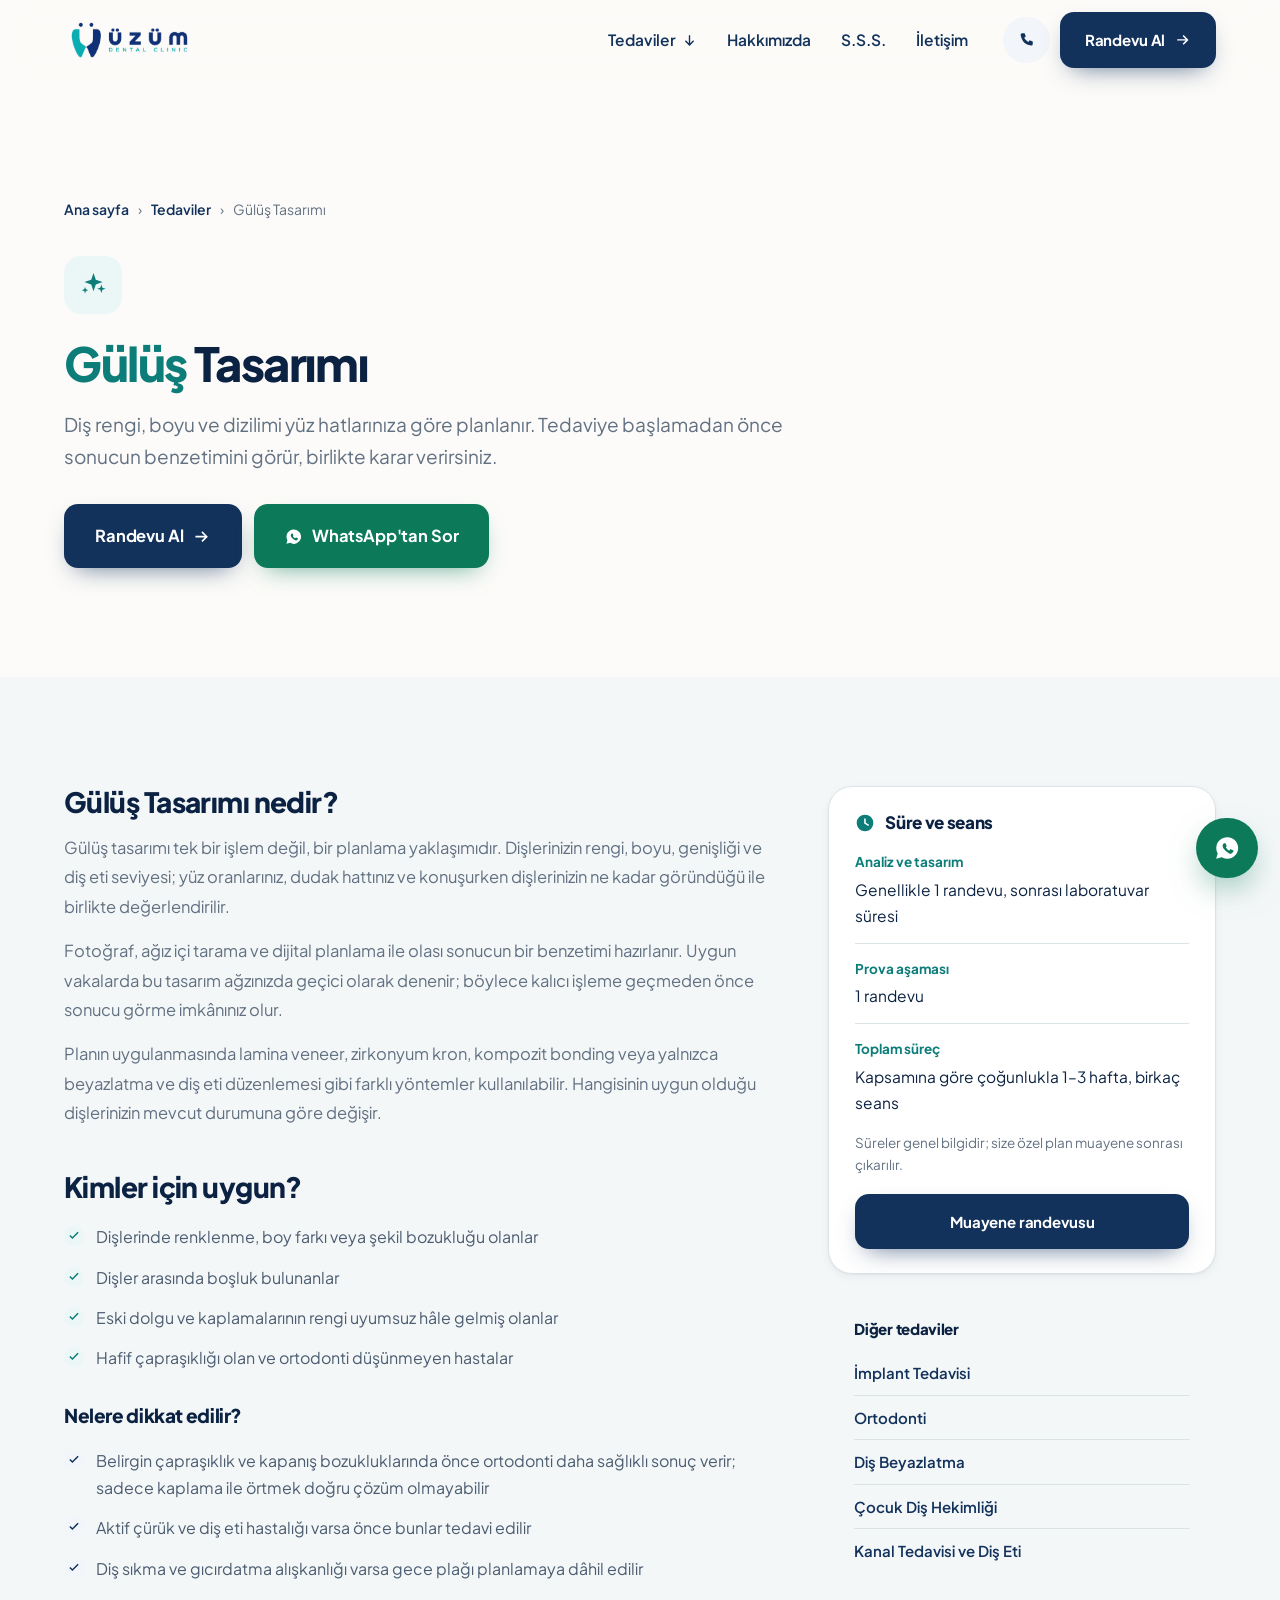
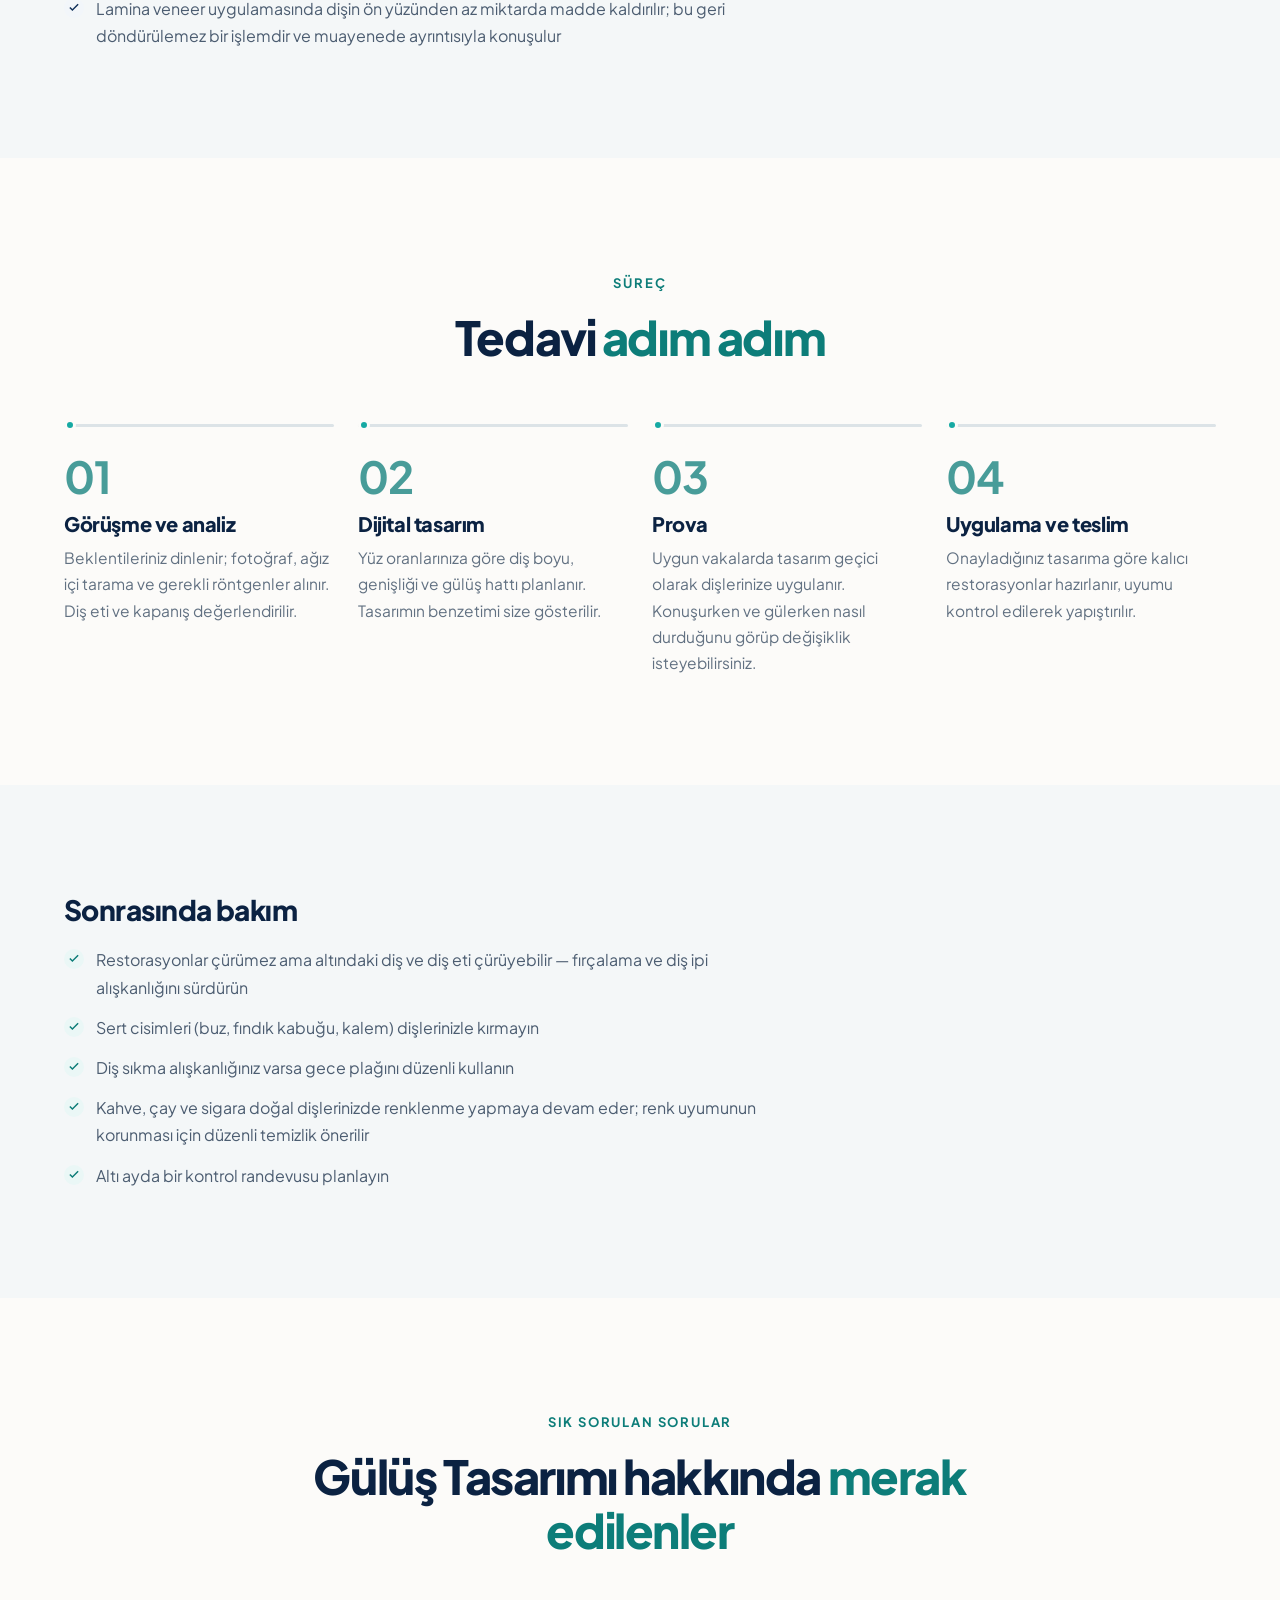
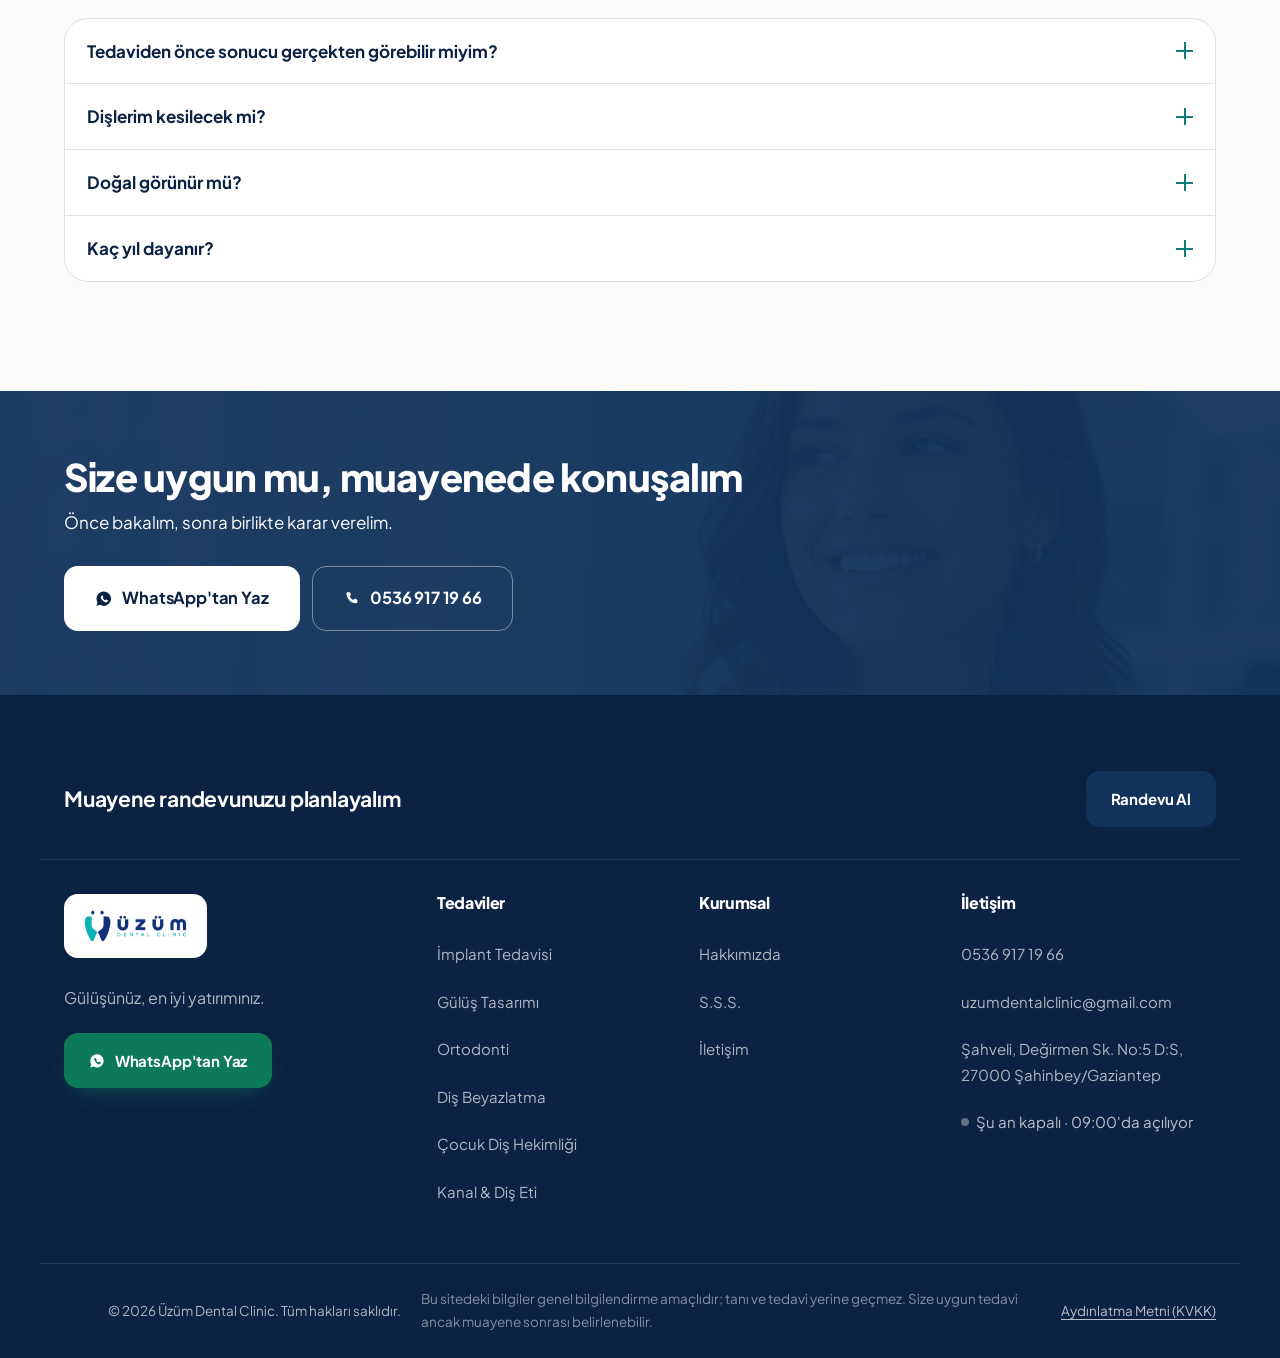
<file: gulus-tasarimi.html>
<!DOCTYPE html>
<html lang="tr">
<head>
<meta charset="UTF-8">
<meta name="viewport" content="width=device-width, initial-scale=1">
<title>Gülüş Tasarımı — Üzüm Dental Clinic | Gaziantep</title>
<meta name="description" content="Gaziantep'te gülüş tasarımı: dijital planlama, lamina veneer ve zirkonyum seçenekleri, prova aşaması, tedavi süreci ve sonrasında bakım.">
<meta name="theme-color" content="#12325C">

<meta property="og:type" content="article">
<meta property="og:title" content="Gülüş Tasarımı — Üzüm Dental Clinic">
<meta property="og:description" content="Gaziantep'te gülüş tasarımı: dijital planlama, lamina veneer ve zirkonyum seçenekleri, prova aşaması, tedavi süreci ve sonrasında bakım.">
<meta property="og:image" content="assets/images/og-kapak.jpg">
<meta property="og:site_name" content="Üzüm Dental Clinic">
<meta property="og:locale" content="tr_TR">
<meta name="twitter:card" content="summary_large_image">

<link rel="icon" href="favicon.ico" sizes="any">
<link rel="apple-touch-icon" href="apple-touch-icon.png">

<!-- Fontlar yerel (assets/fonts/) — Google'a istek gitmiyor -->
<link rel="preload" href="assets/fonts/plus-jakarta-sans-latin.woff2" as="font" type="font/woff2" crossorigin>
<!-- latin-ext: ş Ş ğ Ğ İ bu dosyada. Preload edilmezse Türkçe metinde bu harfler geç gelir. -->
<link rel="preload" href="assets/fonts/plus-jakarta-sans-latin-ext.woff2" as="font" type="font/woff2" crossorigin>
<link rel="stylesheet" href="css/style.css">
</head>
<body>

<!--
  ============================================================================
  ⚠️  HEKİME NOT — bu yorum ziyaretçiye görünmez.

  Bu sayfadaki tıbbi metinler genel diş hekimliği bilgisi olarak hazırlandı.
  Yayına almadan önce kendi klinik uygulamanıza göre okuyup onaylayın:
  süreler, seans sayıları ve kullandığınız yöntemler kliniğinize göre değişir.

  Metinlerde bilinçli olarak yer ALMAYAN şeyler (mevzuat gereği):
   · sonuç garantisi ve "kesin çözüm" ifadeleri
   · "ağrısız", "en iyi", "Türkiye'nin lideri" gibi mutlak/üstünlük iddiaları
   · fiyat, indirim, kampanya, taksit duyurusu
   · hasta yorumu ve öncesi/sonrası görseli
  Bunları eklemeden önce bağlı olduğunuz Diş Hekimleri Odası'na danışın.
  ============================================================================
-->

<svg class="iconLib" aria-hidden="true" focusable="false" xmlns="http://www.w3.org/2000/svg">
  <symbol id="i-check" viewBox="0 0 24 24"><path d="M9.6 16.6 5 12l1.6-1.6 3 3 7.8-7.8L19 7.2 9.6 16.6Z"/></symbol>
  <symbol id="i-arrow" viewBox="0 0 24 24"><path d="M13.2 4.6 20.6 12l-7.4 7.4-1.6-1.6 4.7-4.7H3.4v-2.2h12.9l-4.7-4.7 1.6-1.6Z"/></symbol>
  <symbol id="i-wa" viewBox="0 0 24 24"><path d="M12 2a10 10 0 0 0-8.6 15L2 22l5.2-1.4A10 10 0 1 0 12 2Zm5.3 14c-.2.6-1.2 1.2-1.7 1.2-.5.1-1 .1-1.6-.1a13 13 0 0 1-5-4.4c-.4-.5-1-1.4-1-2.7s.7-1.9 1-2.2c.2-.2.5-.3.7-.3h.5c.2 0 .4 0 .6.5l.8 2c.1.2 0 .4-.1.5l-.4.5c-.1.2-.3.3-.1.6.4.7 1 1.4 1.6 1.9.6.4 1 .6 1.2.7.2 0 .3 0 .5-.2l.7-.8c.2-.2.3-.2.5-.1l2 1c.2.1.4.2.4.3.1.2.1.6 0 1.1Z"/></symbol>
  <symbol id="i-phone" viewBox="0 0 24 24"><path d="M6.6 3h3l1.6 4-2.1 1.5a12 12 0 0 0 5.4 5.4L16 11.8l4 1.6v3a2 2 0 0 1-2.2 2C10.4 17.7 6.3 13.6 4.6 5.2A2 2 0 0 1 6.6 3Z"/></symbol>
  <symbol id="i-clock" viewBox="0 0 24 24"><path d="M12 2a10 10 0 1 0 0 20 10 10 0 0 0 0-20Zm.9 4.6v5.1l4 2.4-.9 1.5-5-3V6.6h1.9Z"/></symbol>
  <symbol id="i-tooth" viewBox="0 0 24 24"><path d="M12 3.2c-1.5 0-2.1.6-3.6.6C6.6 3.8 5.4 3 4.4 3.6 3 4.4 2.6 6.4 3 9c.3 2 .8 3 1.2 5 .4 1.9.3 4.6 1.5 5.7 1.3 1.1 2.1-.6 2.4-2.2.3-1.6.4-3.6 1.4-4.4.9-.7 2.1-.7 3 0 1 .8 1.1 2.8 1.4 4.4.3 1.6 1.1 3.3 2.4 2.2 1.2-1.1 1.1-3.8 1.5-5.7.4-2 .9-3 1.2-5 .4-2.6 0-4.6-1.4-5.4-1-.6-2.2.2-4 .2-1.5 0-2.1-.6-3.6-.6Z"/></symbol>
  <symbol id="i-implant" viewBox="0 0 24 24"><path d="M12 2 8.5 5.5h7L12 2Zm-3.5 5.5h7v2h-7v-2Zm.5 3.5h6l-.6 3H9.6l-.6-3Zm.8 4.5h4.4l-.5 2.5H10.3l-.5-2.5Zm.7 4h3l-1.5 4-1.5-4Z"/></symbol>
  <symbol id="i-braces" viewBox="0 0 24 24"><path d="M3 8h18v2.2H3V8Zm0 5.8h18V16H3v-2.2ZM6 6.5h2.4v11H6v-11Zm4.8 0h2.4v11h-2.4v-11Zm4.8 0H18v11h-2.4v-11Z"/></symbol>
  <symbol id="i-sparkle" viewBox="0 0 24 24"><path d="M12 2.5 13.9 8 19.5 10 13.9 12 12 17.5 10.1 12 4.5 10 10.1 8 12 2.5Zm6.5 9.5.9 2.6 2.6.9-2.6.9-.9 2.6-.9-2.6-2.6-.9 2.6-.9.9-2.6ZM5 14l.7 2 2 .7-2 .7L5 19.4l-.7-2-2-.7 2-.7L5 14Z"/></symbol>
  <symbol id="i-child" viewBox="0 0 24 24"><path d="M12 2a5 5 0 0 1 5 5v1a5 5 0 0 1-10 0V7a5 5 0 0 1 5-5Zm-1.6 5.2a.9.9 0 1 0 0 1.8.9.9 0 0 0 0-1.8Zm3.2 0a.9.9 0 1 0 0 1.8.9.9 0 0 0 0-1.8ZM4 22a8 8 0 0 1 16 0v.2H4V22Z"/></symbol>
  <symbol id="i-shield" viewBox="0 0 24 24"><path d="M12 2 4 5.2v6.3c0 5 3.4 9.6 8 10.5 4.6-.9 8-5.5 8-10.5V5.2L12 2Zm3.9 7.2-4.7 5.9-3.1-3 1.4-1.5 1.6 1.5 3.3-4.2 1.5 1.3Z"/></symbol>
  <!-- Footer sosyal ikonlari main.js tarafindan her sayfada basiliyor. -->
  <symbol id="i-ig" viewBox="0 0 24 24"><path d="M12 2.2c3.2 0 3.6 0 4.9.1 1.2.1 1.8.3 2.2.4.6.2 1 .5 1.4.9.4.4.7.8.9 1.4.2.4.4 1 .4 2.2.1 1.3.1 1.7.1 4.9s0 3.6-.1 4.9c-.1 1.2-.3 1.8-.4 2.2-.2.6-.5 1-.9 1.4-.4.4-.8.7-1.4.9-.4.2-1 .4-2.2.4-1.3.1-1.7.1-4.9.1s-3.6 0-4.9-.1c-1.2-.1-1.8-.3-2.2-.4-.6-.2-1-.5-1.4-.9-.4-.4-.7-.8-.9-1.4-.2-.4-.4-1-.4-2.2-.1-1.3-.1-1.7-.1-4.9s0-3.6.1-4.9c.1-1.2.3-1.8.4-2.2.2-.6.5-1 .9-1.4.4-.4.8-.7 1.4-.9.4-.2 1-.4 2.2-.4 1.3-.1 1.7-.1 4.9-.1Zm0 3.8a6 6 0 1 0 0 12 6 6 0 0 0 0-12Zm0 2.2a3.8 3.8 0 1 1 0 7.6 3.8 3.8 0 0 1 0-7.6Zm6.2-3.9a1.4 1.4 0 1 0 0 2.8 1.4 1.4 0 0 0 0-2.8Z"/></symbol>
  <symbol id="i-fb" viewBox="0 0 24 24"><path d="M13.5 22v-8.2h2.8l.4-3.2h-3.2V8.5c0-.9.3-1.6 1.6-1.6h1.7V4c-.3 0-1.3-.1-2.5-.1-2.5 0-4.2 1.5-4.2 4.3v2.4H7.3v3.2h2.8V22h3.4Z"/></symbol>
  <symbol id="i-yt" viewBox="0 0 24 24"><path d="M21.6 7.2c-.2-.9-.9-1.6-1.8-1.8C18.2 5 12 5 12 5s-6.2 0-7.8.4c-.9.2-1.6.9-1.8 1.8C2 8.8 2 12 2 12s0 3.2.4 4.8c.2.9.9 1.6 1.8 1.8C5.8 19 12 19 12 19s6.2 0 7.8-.4c.9-.2 1.6-.9 1.8-1.8.4-1.6.4-4.8.4-4.8s0-3.2-.4-4.8ZM10 15.1V8.9l5.2 3.1-5.2 3.1Z"/></symbol>
  <symbol id="i-tiktok" viewBox="0 0 24 24"><path d="M16.5 2h-3v13.2a2.6 2.6 0 1 1-2.1-2.5V9.6a5.9 5.9 0 1 0 5.1 5.8V8.9a6.7 6.7 0 0 0 3.9 1.2V7a3.9 3.9 0 0 1-3.9-3.9V2Z"/></symbol>
</svg>

<a class="skip-link" href="#main">İçeriğe atla</a>

<header class="header" id="header">
  <div class="wrap header__in">
    <a href="index.html" class="logo" aria-label="Ana sayfa">
      <img class="logo__img" src="assets/images/logo.png" alt="Üzüm Dental Clinic" width="1583" height="604">
    </a>
    <nav class="nav" id="nav" aria-label="Ana menü">
      <!-- Menü linkleri js/config.js > menu dizisinden basılır -->
      <div class="nav__mobileCta">
        <a class="btn btn--wa btn--block" data-site-href="wa" target="_blank" rel="noopener">
          <svg class="ic"><use href="#i-wa"/></svg> WhatsApp'tan Yaz
        </a>
        <a class="btn btn--primary btn--block" href="index.html#iletisim">Randevu Al</a>
      </div>
    </nav>

    <div class="header__actions">
      <a class="btn btn--ghost btn--icon-only" data-site-href="tel" aria-label="Telefonla ara">
        <svg class="ic"><use href="#i-phone"/></svg>
      </a>
      <a class="btn btn--primary" href="index.html#iletisim">
        Randevu Al <svg class="ic"><use href="#i-arrow"/></svg>
      </a>
      <button class="burger" id="burger" aria-label="Menüyü aç" aria-expanded="false" aria-controls="nav">
        <span></span><span></span><span></span>
      </button>
    </div>
  </div>
</header>

<main id="main">

<section class="section tedaviHero">
  <div class="wrap">
    <nav class="crumbs" aria-label="Site içi konum">
      <a href="index.html">Ana sayfa</a>
      <span aria-hidden="true">›</span>
      <a href="index.html#hizmetler">Tedaviler</a>
      <span aria-hidden="true">›</span>
      <span aria-current="page">Gülüş Tasarımı</span>
    </nav>

    <div class="tedaviHero__in">
      <span class="tedaviHero__ico"><svg class="ic"><use href="#i-sparkle"/></svg></span>
      <h1 class="secTitle"><em>Gülüş</em> Tasarımı</h1>
      <p class="secLead">Diş rengi, boyu ve dizilimi yüz hatlarınıza göre planlanır. Tedaviye başlamadan önce sonucun benzetimini görür, birlikte karar verirsiniz.</p>
      <div class="tedaviHero__cta">
        <a class="btn btn--primary btn--lg" href="index.html#iletisim">
          Randevu Al <svg class="ic"><use href="#i-arrow"/></svg>
        </a>
        <a class="btn btn--wa btn--lg" data-site-href="wa" target="_blank" rel="noopener">
          <svg class="ic"><use href="#i-wa"/></svg> WhatsApp'tan Sor
        </a>
      </div>
    </div>
  </div>
</section>

<section class="section section--alt">
  <div class="wrap tedavi">
    <article class="tedavi__body">

      <h2>Gülüş Tasarımı nedir?</h2>
      <p>Gülüş tasarımı tek bir işlem değil, bir planlama yaklaşımıdır. Dişlerinizin rengi, boyu, genişliği ve diş eti seviyesi; yüz oranlarınız, dudak hattınız ve konuşurken dişlerinizin ne kadar göründüğü ile birlikte değerlendirilir.</p>
      <p>Fotoğraf, ağız içi tarama ve dijital planlama ile olası sonucun bir benzetimi hazırlanır. Uygun vakalarda bu tasarım ağzınızda geçici olarak denenir; böylece kalıcı işleme geçmeden önce sonucu görme imkânınız olur.</p>
      <p>Planın uygulanmasında lamina veneer, zirkonyum kron, kompozit bonding veya yalnızca beyazlatma ve diş eti düzenlemesi gibi farklı yöntemler kullanılabilir. Hangisinin uygun olduğu dişlerinizin mevcut durumuna göre değişir.</p>

      <h2>Kimler için uygun?</h2>
      <ul class="tickList">
          <li><svg class="ic"><use href="#i-check"/></svg> Dişlerinde renklenme, boy farkı veya şekil bozukluğu olanlar</li>
          <li><svg class="ic"><use href="#i-check"/></svg> Dişler arasında boşluk bulunanlar</li>
          <li><svg class="ic"><use href="#i-check"/></svg> Eski dolgu ve kaplamalarının rengi uyumsuz hâle gelmiş olanlar</li>
          <li><svg class="ic"><use href="#i-check"/></svg> Hafif çapraşıklığı olan ve ortodonti düşünmeyen hastalar</li>
      </ul>

      <h3>Nelere dikkat edilir?</h3>
      <ul class="tickList tickList--warn">
          <li><svg class="ic"><use href="#i-check"/></svg> Belirgin çapraşıklık ve kapanış bozukluklarında önce ortodonti daha sağlıklı sonuç verir; sadece kaplama ile örtmek doğru çözüm olmayabilir</li>
          <li><svg class="ic"><use href="#i-check"/></svg> Aktif çürük ve diş eti hastalığı varsa önce bunlar tedavi edilir</li>
          <li><svg class="ic"><use href="#i-check"/></svg> Diş sıkma ve gıcırdatma alışkanlığı varsa gece plağı planlamaya dâhil edilir</li>
          <li><svg class="ic"><use href="#i-check"/></svg> Lamina veneer uygulamasında dişin ön yüzünden az miktarda madde kaldırılır; bu geri döndürülemez bir işlemdir ve muayenede ayrıntısıyla konuşulur</li>
      </ul>

    </article>

    <aside class="tedavi__side reveal">
      <div class="sideCard">
        <h3><svg class="ic"><use href="#i-clock"/></svg> Süre ve seans</h3>
        <dl class="sideCard__list">
          <div><dt>Analiz ve tasarım</dt><dd>Genellikle 1 randevu, sonrası laboratuvar süresi</dd></div>
          <div><dt>Prova aşaması</dt><dd>1 randevu</dd></div>
          <div><dt>Toplam süreç</dt><dd>Kapsamına göre çoğunlukla 1–3 hafta, birkaç seans</dd></div>
        </dl>
        <p class="sideCard__note">Süreler genel bilgidir; size özel plan muayene sonrası çıkarılır.</p>
        <a class="btn btn--primary btn--block" href="index.html#iletisim">Muayene randevusu</a>
      </div>

      <nav class="sideNav" aria-label="Diğer tedaviler">
        <h3>Diğer tedaviler</h3>
        <a href="implant-tedavisi.html">İmplant Tedavisi</a>
        <a href="ortodonti.html">Ortodonti</a>
        <a href="dis-beyazlatma.html">Diş Beyazlatma</a>
        <a href="cocuk-dis-hekimligi.html">Çocuk Diş Hekimliği</a>
        <a href="kanal-ve-dis-eti.html">Kanal Tedavisi ve Diş Eti</a>
      </nav>
    </aside>
  </div>
</section>

<section class="section">
  <div class="wrap">
    <header class="secHead reveal">
      <span class="eyebrow">Süreç</span>
      <h2 class="secTitle">Tedavi <em>adım adım</em></h2>
    </header>
    <div class="steps">
        <article class="step reveal">
          <span class="step__num">01</span>
          <h3>Görüşme ve analiz</h3>
          <p>Beklentileriniz dinlenir; fotoğraf, ağız içi tarama ve gerekli röntgenler alınır. Diş eti ve kapanış değerlendirilir.</p>
        </article>
        <article class="step reveal">
          <span class="step__num">02</span>
          <h3>Dijital tasarım</h3>
          <p>Yüz oranlarınıza göre diş boyu, genişliği ve gülüş hattı planlanır. Tasarımın benzetimi size gösterilir.</p>
        </article>
        <article class="step reveal">
          <span class="step__num">03</span>
          <h3>Prova</h3>
          <p>Uygun vakalarda tasarım geçici olarak dişlerinize uygulanır. Konuşurken ve gülerken nasıl durduğunu görüp değişiklik isteyebilirsiniz.</p>
        </article>
        <article class="step reveal">
          <span class="step__num">04</span>
          <h3>Uygulama ve teslim</h3>
          <p>Onayladığınız tasarıma göre kalıcı restorasyonlar hazırlanır, uyumu kontrol edilerek yapıştırılır.</p>
        </article>
    </div>
  </div>
</section>

<section class="section section--alt">
  <div class="wrap tedavi">
    <article class="tedavi__body">
      <h2>Sonrasında bakım</h2>
      <ul class="tickList">
          <li><svg class="ic"><use href="#i-check"/></svg> Restorasyonlar çürümez ama altındaki diş ve diş eti çürüyebilir — fırçalama ve diş ipi alışkanlığını sürdürün</li>
          <li><svg class="ic"><use href="#i-check"/></svg> Sert cisimleri (buz, fındık kabuğu, kalem) dişlerinizle kırmayın</li>
          <li><svg class="ic"><use href="#i-check"/></svg> Diş sıkma alışkanlığınız varsa gece plağını düzenli kullanın</li>
          <li><svg class="ic"><use href="#i-check"/></svg> Kahve, çay ve sigara doğal dişlerinizde renklenme yapmaya devam eder; renk uyumunun korunması için düzenli temizlik önerilir</li>
          <li><svg class="ic"><use href="#i-check"/></svg> Altı ayda bir kontrol randevusu planlayın</li>
      </ul>
    </article>
  </div>
</section>

<section class="section" id="sss">
  <div class="wrap">
    <header class="secHead reveal">
      <span class="eyebrow">Sık Sorulan Sorular</span>
      <h2 class="secTitle">Gülüş Tasarımı hakkında <em>merak edilenler</em></h2>
    </header>
    <div class="faq">
        <details class="faq__item reveal">
          <summary>Tedaviden önce sonucu gerçekten görebilir miyim?</summary>
          <div class="faq__body"><p>Dijital tasarımın benzetimini ve uygun vakalarda ağzınızdaki geçici provayı görebilirsiniz. Bunlar sonucun çok yakın bir öngörüsüdür; ancak nihai sonuç diş eti iyileşmesi ve laboratuvar aşamasına bağlı olarak küçük farklar gösterebilir.</p></div>
        </details>
        <details class="faq__item reveal">
          <summary>Dişlerim kesilecek mi?</summary>
          <div class="faq__body"><p>Seçilen yönteme bağlıdır. Kompozit bonding ve beyazlatmada diş dokusu korunur. Lamina veneerde dişin ön yüzünden az miktarda, zirkonyum kronda daha fazla madde kaldırılır. Hangi yöntemin gerektiği muayenede netleşir.</p></div>
        </details>
        <details class="faq__item reveal">
          <summary>Doğal görünür mü?</summary>
          <div class="faq__body"><p>Diş boyu, yüzey dokusu ve renk geçişleri komşu dişlerinize ve yüz hatlarınıza göre planlandığında doğal bir görünüm hedeflenir. Ne kadar beyaz ve ne kadar belirgin bir sonuç istediğinize prova aşamasında birlikte karar veririz.</p></div>
        </details>
        <details class="faq__item reveal">
          <summary>Kaç yıl dayanır?</summary>
          <div class="faq__body"><p>Ağız bakımı, diş sıkma alışkanlığı ve düzenli kontroller belirleyicidir. İyi bakılan restorasyonlar uzun yıllar kullanılabilir; kesin bir süre garantisi verilemez.</p></div>
        </details>
    </div>
  </div>
</section>

<section class="ctaStrip">
  <img class="ctaStrip__bg" src="assets/images/gulus.jpg" alt="" aria-hidden="true" width="1600" height="900" loading="lazy">
  <div class="wrap ctaStrip__in">
    <div>
      <h2>Size uygun mu, muayenede konuşalım</h2>
      <p>Önce bakalım, sonra birlikte karar verelim.</p>
    </div>
    <div class="ctaStrip__btns">
      <a class="btn btn--light btn--lg" data-site-href="wa" target="_blank" rel="noopener">
        <svg class="ic"><use href="#i-wa"/></svg> WhatsApp'tan Yaz
      </a>
      <a class="btn btn--outlineLight btn--lg" data-site-href="tel">
        <svg class="ic"><use href="#i-phone"/></svg> <span data-site="phoneDisplay"></span>
      </a>
    </div>
  </div>
</section>

</main>

<!-- Footer js/config.js > menu dizisinden basılır -->
<footer class="footer" id="footer"></footer>

<a class="waFab" data-site-href="wa" target="_blank" rel="noopener" aria-label="WhatsApp'tan yazın">
  <svg class="ic"><use href="#i-wa"/></svg>
  <span class="waFab__label">WhatsApp'tan Yaz</span>
  <span class="waFab__ping" aria-hidden="true"></span>
</a>

<script type="application/ld+json">
{
  "@context": "https://schema.org",
  "@type": "BreadcrumbList",
  "itemListElement": [
    {
      "@type": "ListItem",
      "position": 1,
      "name": "Ana sayfa",
      "item": "index.html"
    },
    {
      "@type": "ListItem",
      "position": 2,
      "name": "Tedaviler"
    },
    {
      "@type": "ListItem",
      "position": 3,
      "name": "Gülüş Tasarımı"
    }
  ]
}
</script>

<script type="application/ld+json">
{
  "@context": "https://schema.org",
  "@type": "MedicalWebPage",
  "name": "Gülüş Tasarımı",
  "description": "Gaziantep'te gülüş tasarımı: dijital planlama, lamina veneer ve zirkonyum seçenekleri, prova aşaması, tedavi süreci ve sonrasında bakım.",
  "inLanguage": "tr-TR",
  "about": {
    "@type": "MedicalProcedure",
    "name": "Gülüş Tasarımı"
  }
}
</script>

<script src="js/config.js"></script>
<script src="js/main.js"></script>
</body>
</html>
</file>
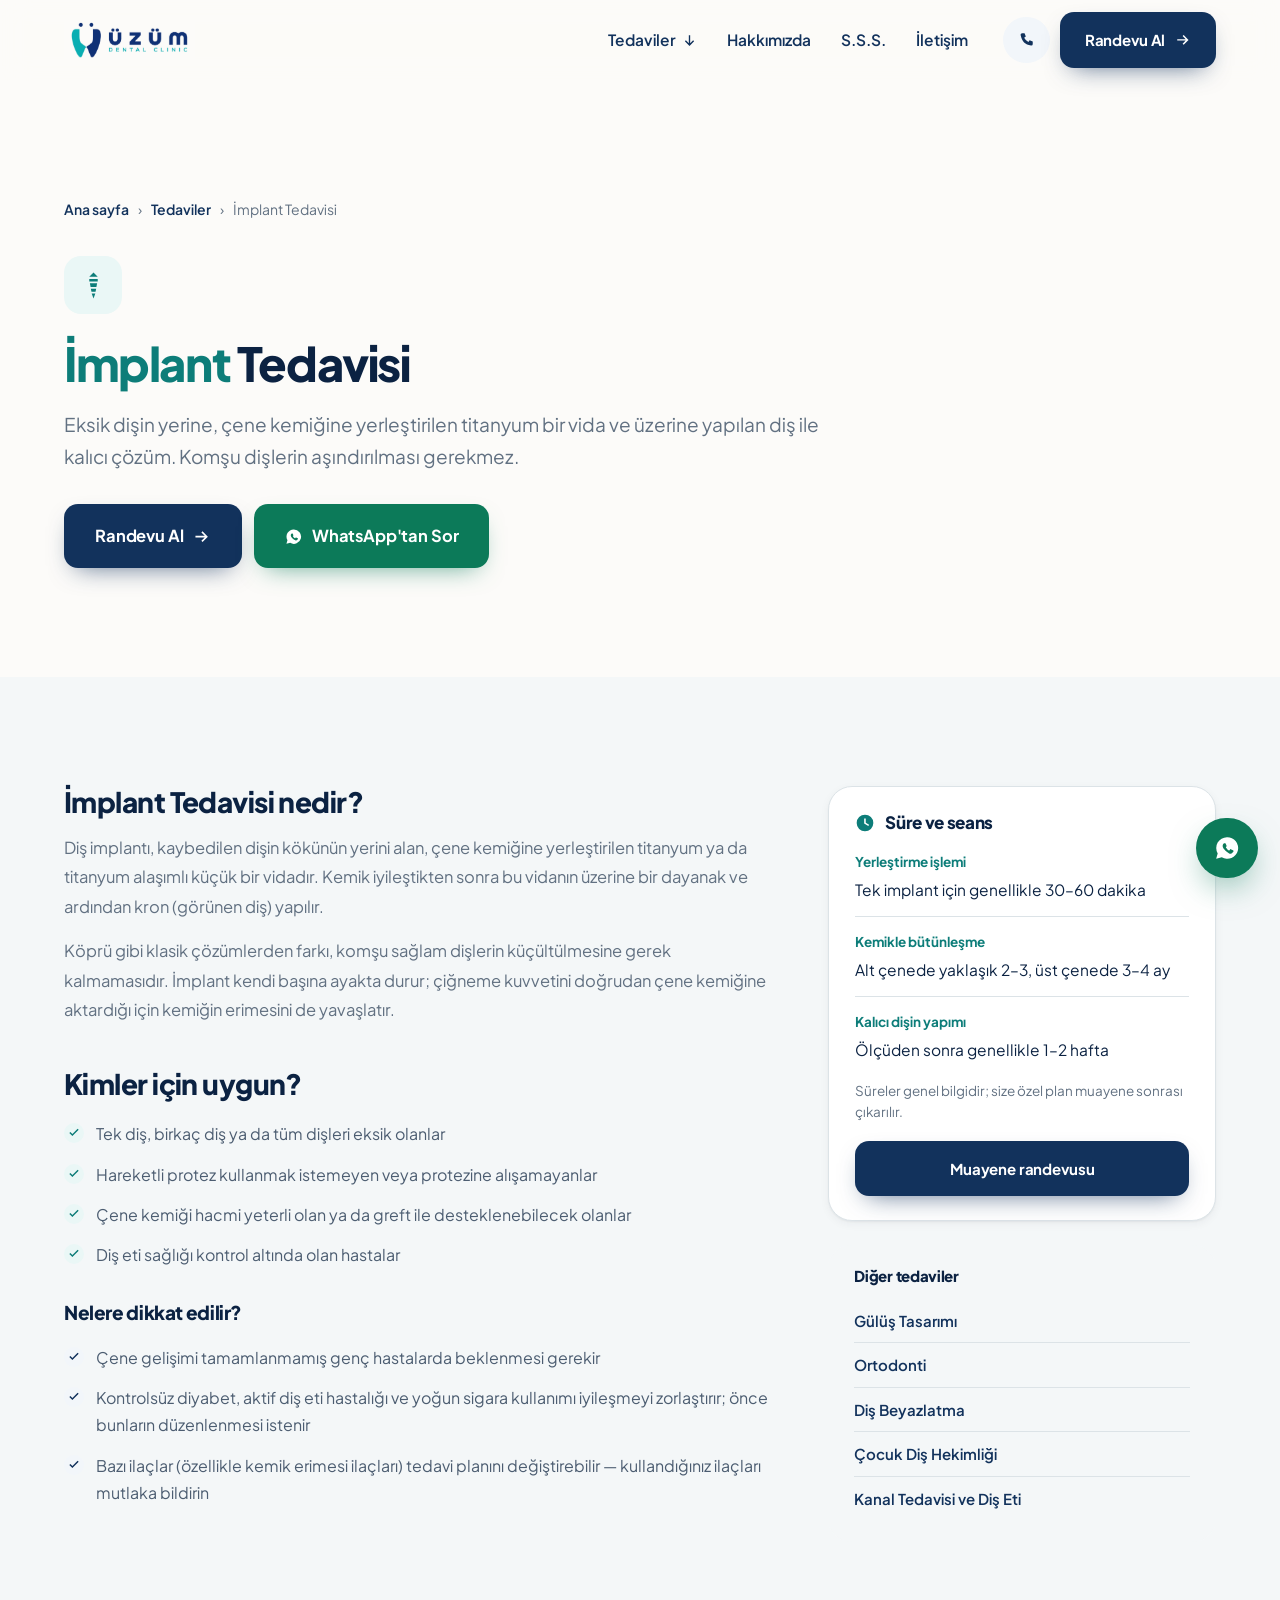
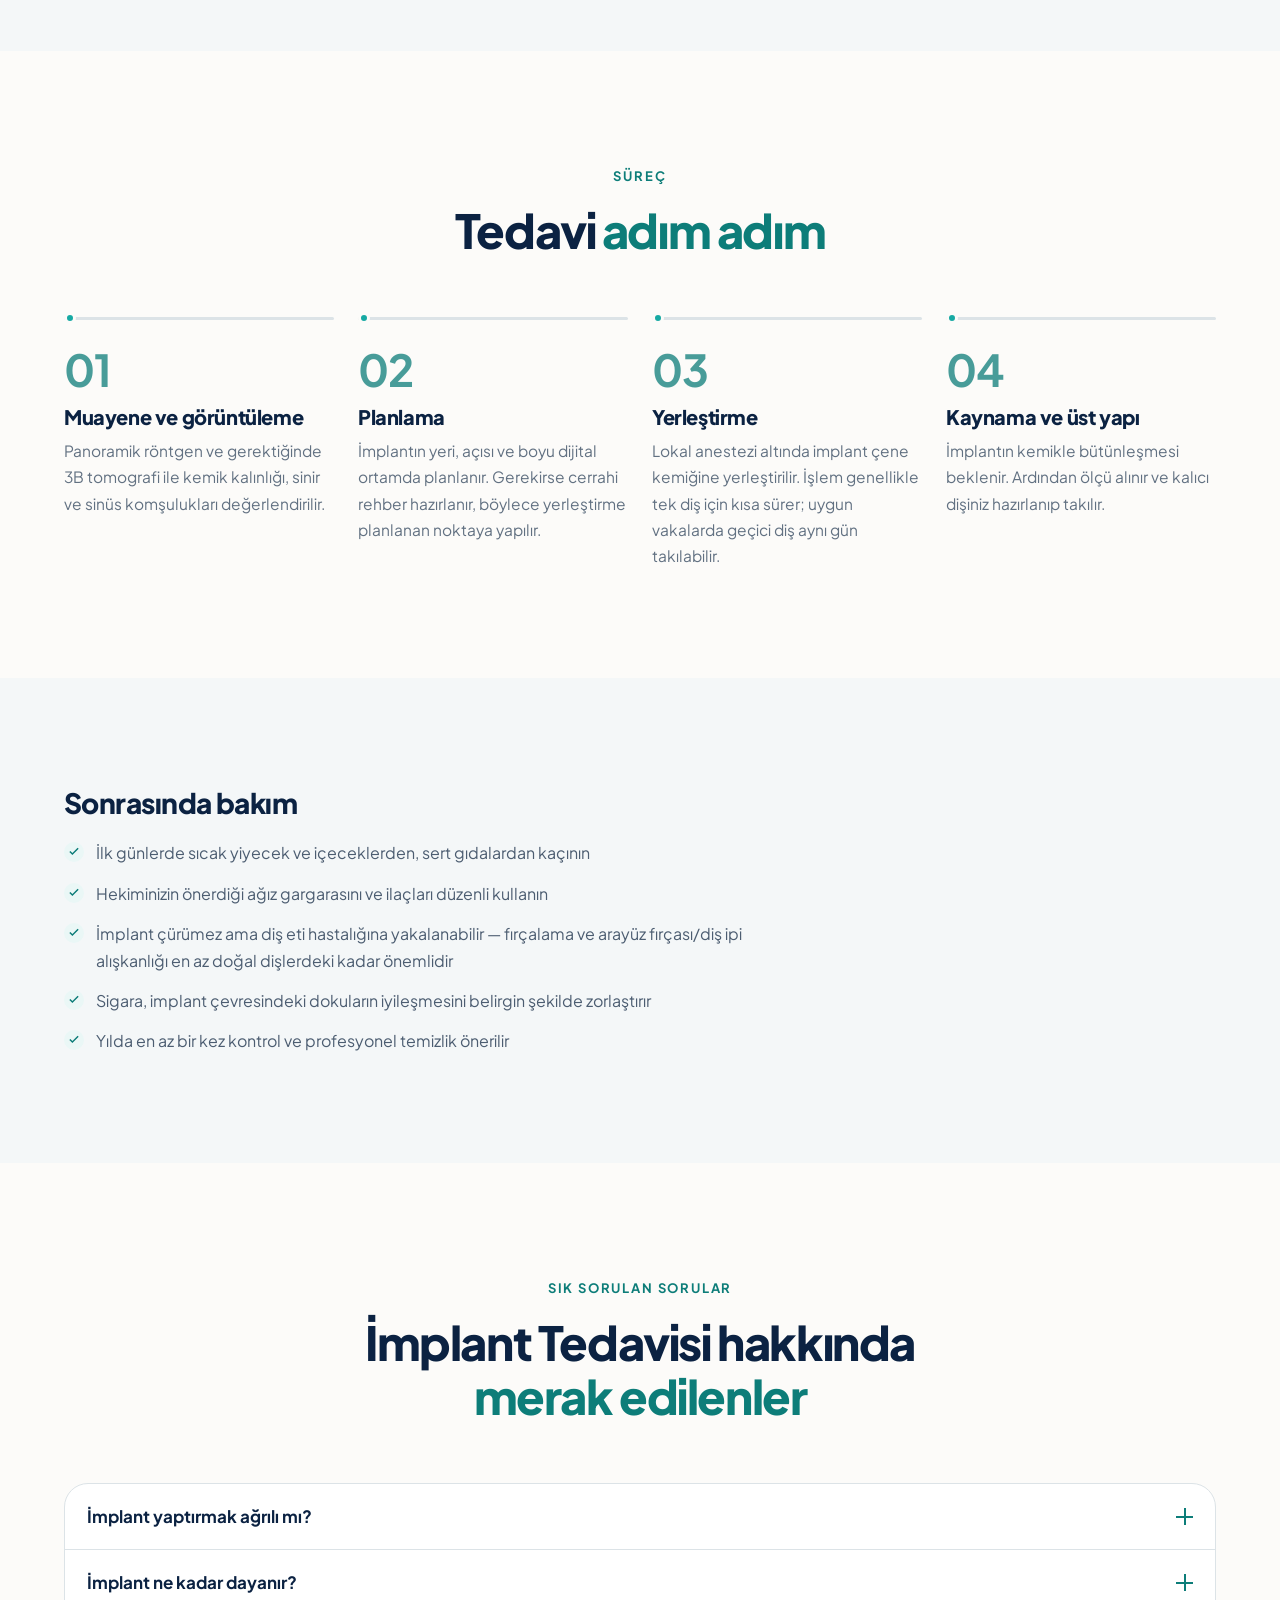
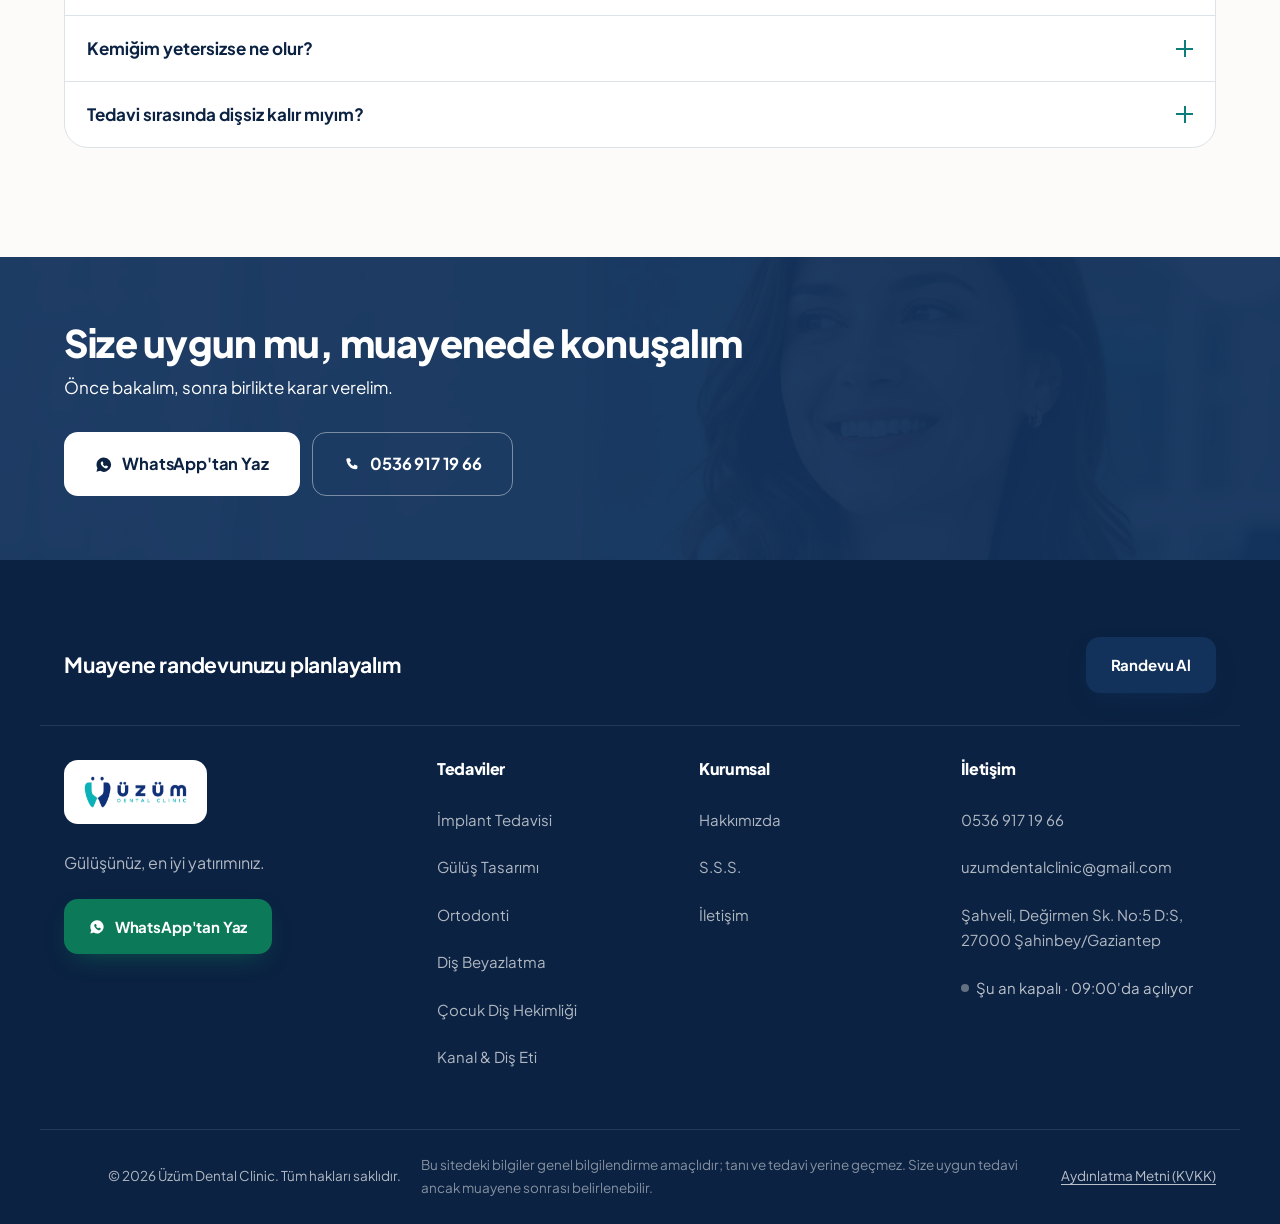
<file: implant-tedavisi.html>
<!DOCTYPE html>
<html lang="tr">
<head>
<meta charset="UTF-8">
<meta name="viewport" content="width=device-width, initial-scale=1">
<title>İmplant Tedavisi — Üzüm Dental Clinic | Gaziantep</title>
<meta name="description" content="Gaziantep'te implant tedavisi: implant nedir, kimlere uygundur, tedavi kaç aşamada tamamlanır, iyileşme süreci ve sonrasında bakım.">
<meta name="theme-color" content="#12325C">

<meta property="og:type" content="article">
<meta property="og:title" content="İmplant Tedavisi — Üzüm Dental Clinic">
<meta property="og:description" content="Gaziantep'te implant tedavisi: implant nedir, kimlere uygundur, tedavi kaç aşamada tamamlanır, iyileşme süreci ve sonrasında bakım.">
<meta property="og:image" content="assets/images/og-kapak.jpg">
<meta property="og:site_name" content="Üzüm Dental Clinic">
<meta property="og:locale" content="tr_TR">
<meta name="twitter:card" content="summary_large_image">

<link rel="icon" href="favicon.ico" sizes="any">
<link rel="apple-touch-icon" href="apple-touch-icon.png">

<!-- Fontlar yerel (assets/fonts/) — Google'a istek gitmiyor -->
<link rel="preload" href="assets/fonts/plus-jakarta-sans-latin.woff2" as="font" type="font/woff2" crossorigin>
<!-- latin-ext: ş Ş ğ Ğ İ bu dosyada. Preload edilmezse Türkçe metinde bu harfler geç gelir. -->
<link rel="preload" href="assets/fonts/plus-jakarta-sans-latin-ext.woff2" as="font" type="font/woff2" crossorigin>
<link rel="stylesheet" href="css/style.css">
</head>
<body>

<!--
  ============================================================================
  ⚠️  HEKİME NOT — bu yorum ziyaretçiye görünmez.

  Bu sayfadaki tıbbi metinler genel diş hekimliği bilgisi olarak hazırlandı.
  Yayına almadan önce kendi klinik uygulamanıza göre okuyup onaylayın:
  süreler, seans sayıları ve kullandığınız yöntemler kliniğinize göre değişir.

  Metinlerde bilinçli olarak yer ALMAYAN şeyler (mevzuat gereği):
   · sonuç garantisi ve "kesin çözüm" ifadeleri
   · "ağrısız", "en iyi", "Türkiye'nin lideri" gibi mutlak/üstünlük iddiaları
   · fiyat, indirim, kampanya, taksit duyurusu
   · hasta yorumu ve öncesi/sonrası görseli
  Bunları eklemeden önce bağlı olduğunuz Diş Hekimleri Odası'na danışın.
  ============================================================================
-->

<svg class="iconLib" aria-hidden="true" focusable="false" xmlns="http://www.w3.org/2000/svg">
  <symbol id="i-check" viewBox="0 0 24 24"><path d="M9.6 16.6 5 12l1.6-1.6 3 3 7.8-7.8L19 7.2 9.6 16.6Z"/></symbol>
  <symbol id="i-arrow" viewBox="0 0 24 24"><path d="M13.2 4.6 20.6 12l-7.4 7.4-1.6-1.6 4.7-4.7H3.4v-2.2h12.9l-4.7-4.7 1.6-1.6Z"/></symbol>
  <symbol id="i-wa" viewBox="0 0 24 24"><path d="M12 2a10 10 0 0 0-8.6 15L2 22l5.2-1.4A10 10 0 1 0 12 2Zm5.3 14c-.2.6-1.2 1.2-1.7 1.2-.5.1-1 .1-1.6-.1a13 13 0 0 1-5-4.4c-.4-.5-1-1.4-1-2.7s.7-1.9 1-2.2c.2-.2.5-.3.7-.3h.5c.2 0 .4 0 .6.5l.8 2c.1.2 0 .4-.1.5l-.4.5c-.1.2-.3.3-.1.6.4.7 1 1.4 1.6 1.9.6.4 1 .6 1.2.7.2 0 .3 0 .5-.2l.7-.8c.2-.2.3-.2.5-.1l2 1c.2.1.4.2.4.3.1.2.1.6 0 1.1Z"/></symbol>
  <symbol id="i-phone" viewBox="0 0 24 24"><path d="M6.6 3h3l1.6 4-2.1 1.5a12 12 0 0 0 5.4 5.4L16 11.8l4 1.6v3a2 2 0 0 1-2.2 2C10.4 17.7 6.3 13.6 4.6 5.2A2 2 0 0 1 6.6 3Z"/></symbol>
  <symbol id="i-clock" viewBox="0 0 24 24"><path d="M12 2a10 10 0 1 0 0 20 10 10 0 0 0 0-20Zm.9 4.6v5.1l4 2.4-.9 1.5-5-3V6.6h1.9Z"/></symbol>
  <symbol id="i-tooth" viewBox="0 0 24 24"><path d="M12 3.2c-1.5 0-2.1.6-3.6.6C6.6 3.8 5.4 3 4.4 3.6 3 4.4 2.6 6.4 3 9c.3 2 .8 3 1.2 5 .4 1.9.3 4.6 1.5 5.7 1.3 1.1 2.1-.6 2.4-2.2.3-1.6.4-3.6 1.4-4.4.9-.7 2.1-.7 3 0 1 .8 1.1 2.8 1.4 4.4.3 1.6 1.1 3.3 2.4 2.2 1.2-1.1 1.1-3.8 1.5-5.7.4-2 .9-3 1.2-5 .4-2.6 0-4.6-1.4-5.4-1-.6-2.2.2-4 .2-1.5 0-2.1-.6-3.6-.6Z"/></symbol>
  <symbol id="i-implant" viewBox="0 0 24 24"><path d="M12 2 8.5 5.5h7L12 2Zm-3.5 5.5h7v2h-7v-2Zm.5 3.5h6l-.6 3H9.6l-.6-3Zm.8 4.5h4.4l-.5 2.5H10.3l-.5-2.5Zm.7 4h3l-1.5 4-1.5-4Z"/></symbol>
  <symbol id="i-braces" viewBox="0 0 24 24"><path d="M3 8h18v2.2H3V8Zm0 5.8h18V16H3v-2.2ZM6 6.5h2.4v11H6v-11Zm4.8 0h2.4v11h-2.4v-11Zm4.8 0H18v11h-2.4v-11Z"/></symbol>
  <symbol id="i-sparkle" viewBox="0 0 24 24"><path d="M12 2.5 13.9 8 19.5 10 13.9 12 12 17.5 10.1 12 4.5 10 10.1 8 12 2.5Zm6.5 9.5.9 2.6 2.6.9-2.6.9-.9 2.6-.9-2.6-2.6-.9 2.6-.9.9-2.6ZM5 14l.7 2 2 .7-2 .7L5 19.4l-.7-2-2-.7 2-.7L5 14Z"/></symbol>
  <symbol id="i-child" viewBox="0 0 24 24"><path d="M12 2a5 5 0 0 1 5 5v1a5 5 0 0 1-10 0V7a5 5 0 0 1 5-5Zm-1.6 5.2a.9.9 0 1 0 0 1.8.9.9 0 0 0 0-1.8Zm3.2 0a.9.9 0 1 0 0 1.8.9.9 0 0 0 0-1.8ZM4 22a8 8 0 0 1 16 0v.2H4V22Z"/></symbol>
  <symbol id="i-shield" viewBox="0 0 24 24"><path d="M12 2 4 5.2v6.3c0 5 3.4 9.6 8 10.5 4.6-.9 8-5.5 8-10.5V5.2L12 2Zm3.9 7.2-4.7 5.9-3.1-3 1.4-1.5 1.6 1.5 3.3-4.2 1.5 1.3Z"/></symbol>
  <!-- Footer sosyal ikonlari main.js tarafindan her sayfada basiliyor. -->
  <symbol id="i-ig" viewBox="0 0 24 24"><path d="M12 2.2c3.2 0 3.6 0 4.9.1 1.2.1 1.8.3 2.2.4.6.2 1 .5 1.4.9.4.4.7.8.9 1.4.2.4.4 1 .4 2.2.1 1.3.1 1.7.1 4.9s0 3.6-.1 4.9c-.1 1.2-.3 1.8-.4 2.2-.2.6-.5 1-.9 1.4-.4.4-.8.7-1.4.9-.4.2-1 .4-2.2.4-1.3.1-1.7.1-4.9.1s-3.6 0-4.9-.1c-1.2-.1-1.8-.3-2.2-.4-.6-.2-1-.5-1.4-.9-.4-.4-.7-.8-.9-1.4-.2-.4-.4-1-.4-2.2-.1-1.3-.1-1.7-.1-4.9s0-3.6.1-4.9c.1-1.2.3-1.8.4-2.2.2-.6.5-1 .9-1.4.4-.4.8-.7 1.4-.9.4-.2 1-.4 2.2-.4 1.3-.1 1.7-.1 4.9-.1Zm0 3.8a6 6 0 1 0 0 12 6 6 0 0 0 0-12Zm0 2.2a3.8 3.8 0 1 1 0 7.6 3.8 3.8 0 0 1 0-7.6Zm6.2-3.9a1.4 1.4 0 1 0 0 2.8 1.4 1.4 0 0 0 0-2.8Z"/></symbol>
  <symbol id="i-fb" viewBox="0 0 24 24"><path d="M13.5 22v-8.2h2.8l.4-3.2h-3.2V8.5c0-.9.3-1.6 1.6-1.6h1.7V4c-.3 0-1.3-.1-2.5-.1-2.5 0-4.2 1.5-4.2 4.3v2.4H7.3v3.2h2.8V22h3.4Z"/></symbol>
  <symbol id="i-yt" viewBox="0 0 24 24"><path d="M21.6 7.2c-.2-.9-.9-1.6-1.8-1.8C18.2 5 12 5 12 5s-6.2 0-7.8.4c-.9.2-1.6.9-1.8 1.8C2 8.8 2 12 2 12s0 3.2.4 4.8c.2.9.9 1.6 1.8 1.8C5.8 19 12 19 12 19s6.2 0 7.8-.4c.9-.2 1.6-.9 1.8-1.8.4-1.6.4-4.8.4-4.8s0-3.2-.4-4.8ZM10 15.1V8.9l5.2 3.1-5.2 3.1Z"/></symbol>
  <symbol id="i-tiktok" viewBox="0 0 24 24"><path d="M16.5 2h-3v13.2a2.6 2.6 0 1 1-2.1-2.5V9.6a5.9 5.9 0 1 0 5.1 5.8V8.9a6.7 6.7 0 0 0 3.9 1.2V7a3.9 3.9 0 0 1-3.9-3.9V2Z"/></symbol>
</svg>

<a class="skip-link" href="#main">İçeriğe atla</a>

<header class="header" id="header">
  <div class="wrap header__in">
    <a href="index.html" class="logo" aria-label="Ana sayfa">
      <img class="logo__img" src="assets/images/logo.png" alt="Üzüm Dental Clinic" width="1583" height="604">
    </a>
    <nav class="nav" id="nav" aria-label="Ana menü">
      <!-- Menü linkleri js/config.js > menu dizisinden basılır -->
      <div class="nav__mobileCta">
        <a class="btn btn--wa btn--block" data-site-href="wa" target="_blank" rel="noopener">
          <svg class="ic"><use href="#i-wa"/></svg> WhatsApp'tan Yaz
        </a>
        <a class="btn btn--primary btn--block" href="index.html#iletisim">Randevu Al</a>
      </div>
    </nav>

    <div class="header__actions">
      <a class="btn btn--ghost btn--icon-only" data-site-href="tel" aria-label="Telefonla ara">
        <svg class="ic"><use href="#i-phone"/></svg>
      </a>
      <a class="btn btn--primary" href="index.html#iletisim">
        Randevu Al <svg class="ic"><use href="#i-arrow"/></svg>
      </a>
      <button class="burger" id="burger" aria-label="Menüyü aç" aria-expanded="false" aria-controls="nav">
        <span></span><span></span><span></span>
      </button>
    </div>
  </div>
</header>

<main id="main">

<section class="section tedaviHero">
  <div class="wrap">
    <nav class="crumbs" aria-label="Site içi konum">
      <a href="index.html">Ana sayfa</a>
      <span aria-hidden="true">›</span>
      <a href="index.html#hizmetler">Tedaviler</a>
      <span aria-hidden="true">›</span>
      <span aria-current="page">İmplant Tedavisi</span>
    </nav>

    <div class="tedaviHero__in">
      <span class="tedaviHero__ico"><svg class="ic"><use href="#i-implant"/></svg></span>
      <h1 class="secTitle"><em>İmplant</em> Tedavisi</h1>
      <p class="secLead">Eksik dişin yerine, çene kemiğine yerleştirilen titanyum bir vida ve üzerine yapılan diş ile kalıcı çözüm. Komşu dişlerin aşındırılması gerekmez.</p>
      <div class="tedaviHero__cta">
        <a class="btn btn--primary btn--lg" href="index.html#iletisim">
          Randevu Al <svg class="ic"><use href="#i-arrow"/></svg>
        </a>
        <a class="btn btn--wa btn--lg" data-site-href="wa" target="_blank" rel="noopener">
          <svg class="ic"><use href="#i-wa"/></svg> WhatsApp'tan Sor
        </a>
      </div>
    </div>
  </div>
</section>

<section class="section section--alt">
  <div class="wrap tedavi">
    <article class="tedavi__body">

      <h2>İmplant Tedavisi nedir?</h2>
      <p>Diş implantı, kaybedilen dişin kökünün yerini alan, çene kemiğine yerleştirilen titanyum ya da titanyum alaşımlı küçük bir vidadır. Kemik iyileştikten sonra bu vidanın üzerine bir dayanak ve ardından kron (görünen diş) yapılır.</p>
      <p>Köprü gibi klasik çözümlerden farkı, komşu sağlam dişlerin küçültülmesine gerek kalmamasıdır. İmplant kendi başına ayakta durur; çiğneme kuvvetini doğrudan çene kemiğine aktardığı için kemiğin erimesini de yavaşlatır.</p>

      <h2>Kimler için uygun?</h2>
      <ul class="tickList">
          <li><svg class="ic"><use href="#i-check"/></svg> Tek diş, birkaç diş ya da tüm dişleri eksik olanlar</li>
          <li><svg class="ic"><use href="#i-check"/></svg> Hareketli protez kullanmak istemeyen veya protezine alışamayanlar</li>
          <li><svg class="ic"><use href="#i-check"/></svg> Çene kemiği hacmi yeterli olan ya da greft ile desteklenebilecek olanlar</li>
          <li><svg class="ic"><use href="#i-check"/></svg> Diş eti sağlığı kontrol altında olan hastalar</li>
      </ul>

      <h3>Nelere dikkat edilir?</h3>
      <ul class="tickList tickList--warn">
          <li><svg class="ic"><use href="#i-check"/></svg> Çene gelişimi tamamlanmamış genç hastalarda beklenmesi gerekir</li>
          <li><svg class="ic"><use href="#i-check"/></svg> Kontrolsüz diyabet, aktif diş eti hastalığı ve yoğun sigara kullanımı iyileşmeyi zorlaştırır; önce bunların düzenlenmesi istenir</li>
          <li><svg class="ic"><use href="#i-check"/></svg> Bazı ilaçlar (özellikle kemik erimesi ilaçları) tedavi planını değiştirebilir — kullandığınız ilaçları mutlaka bildirin</li>
      </ul>

    </article>

    <aside class="tedavi__side reveal">
      <div class="sideCard">
        <h3><svg class="ic"><use href="#i-clock"/></svg> Süre ve seans</h3>
        <dl class="sideCard__list">
          <div><dt>Yerleştirme işlemi</dt><dd>Tek implant için genellikle 30–60 dakika</dd></div>
          <div><dt>Kemikle bütünleşme</dt><dd>Alt çenede yaklaşık 2–3, üst çenede 3–4 ay</dd></div>
          <div><dt>Kalıcı dişin yapımı</dt><dd>Ölçüden sonra genellikle 1–2 hafta</dd></div>
        </dl>
        <p class="sideCard__note">Süreler genel bilgidir; size özel plan muayene sonrası çıkarılır.</p>
        <a class="btn btn--primary btn--block" href="index.html#iletisim">Muayene randevusu</a>
      </div>

      <nav class="sideNav" aria-label="Diğer tedaviler">
        <h3>Diğer tedaviler</h3>
        <a href="gulus-tasarimi.html">Gülüş Tasarımı</a>
        <a href="ortodonti.html">Ortodonti</a>
        <a href="dis-beyazlatma.html">Diş Beyazlatma</a>
        <a href="cocuk-dis-hekimligi.html">Çocuk Diş Hekimliği</a>
        <a href="kanal-ve-dis-eti.html">Kanal Tedavisi ve Diş Eti</a>
      </nav>
    </aside>
  </div>
</section>

<section class="section">
  <div class="wrap">
    <header class="secHead reveal">
      <span class="eyebrow">Süreç</span>
      <h2 class="secTitle">Tedavi <em>adım adım</em></h2>
    </header>
    <div class="steps">
        <article class="step reveal">
          <span class="step__num">01</span>
          <h3>Muayene ve görüntüleme</h3>
          <p>Panoramik röntgen ve gerektiğinde 3B tomografi ile kemik kalınlığı, sinir ve sinüs komşulukları değerlendirilir.</p>
        </article>
        <article class="step reveal">
          <span class="step__num">02</span>
          <h3>Planlama</h3>
          <p>İmplantın yeri, açısı ve boyu dijital ortamda planlanır. Gerekirse cerrahi rehber hazırlanır, böylece yerleştirme planlanan noktaya yapılır.</p>
        </article>
        <article class="step reveal">
          <span class="step__num">03</span>
          <h3>Yerleştirme</h3>
          <p>Lokal anestezi altında implant çene kemiğine yerleştirilir. İşlem genellikle tek diş için kısa sürer; uygun vakalarda geçici diş aynı gün takılabilir.</p>
        </article>
        <article class="step reveal">
          <span class="step__num">04</span>
          <h3>Kaynama ve üst yapı</h3>
          <p>İmplantın kemikle bütünleşmesi beklenir. Ardından ölçü alınır ve kalıcı dişiniz hazırlanıp takılır.</p>
        </article>
    </div>
  </div>
</section>

<section class="section section--alt">
  <div class="wrap tedavi">
    <article class="tedavi__body">
      <h2>Sonrasında bakım</h2>
      <ul class="tickList">
          <li><svg class="ic"><use href="#i-check"/></svg> İlk günlerde sıcak yiyecek ve içeceklerden, sert gıdalardan kaçının</li>
          <li><svg class="ic"><use href="#i-check"/></svg> Hekiminizin önerdiği ağız gargarasını ve ilaçları düzenli kullanın</li>
          <li><svg class="ic"><use href="#i-check"/></svg> İmplant çürümez ama diş eti hastalığına yakalanabilir — fırçalama ve arayüz fırçası/diş ipi alışkanlığı en az doğal dişlerdeki kadar önemlidir</li>
          <li><svg class="ic"><use href="#i-check"/></svg> Sigara, implant çevresindeki dokuların iyileşmesini belirgin şekilde zorlaştırır</li>
          <li><svg class="ic"><use href="#i-check"/></svg> Yılda en az bir kez kontrol ve profesyonel temizlik önerilir</li>
      </ul>
    </article>
  </div>
</section>

<section class="section" id="sss">
  <div class="wrap">
    <header class="secHead reveal">
      <span class="eyebrow">Sık Sorulan Sorular</span>
      <h2 class="secTitle">İmplant Tedavisi hakkında <em>merak edilenler</em></h2>
    </header>
    <div class="faq">
        <details class="faq__item reveal">
          <summary>İmplant yaptırmak ağrılı mı?</summary>
          <div class="faq__body"><p>İşlem lokal anestezi altında yapılır, bu sırada ağrı hissedilmez. Sonrasında birkaç gün sürebilen hafif bir hassasiyet ve şişlik olabilir; bu genellikle hekiminizin önereceği ağrı kesicilerle rahatlıkla yönetilir.</p></div>
        </details>
        <details class="faq__item reveal">
          <summary>İmplant ne kadar dayanır?</summary>
          <div class="faq__body"><p>İmplantın ömrü ağız bakımına, diş eti sağlığına, sigara kullanımına ve düzenli kontrollere bağlıdır. İyi bakılan implantlar uzun yıllar sorunsuz kullanılabilir; ancak hiçbir tedavi için kesin bir süre garantisi verilemez.</p></div>
        </details>
        <details class="faq__item reveal">
          <summary>Kemiğim yetersizse ne olur?</summary>
          <div class="faq__body"><p>Kemik hacmi yetersizse greft (kemik tozu) uygulaması veya sinüs yükseltme gibi ek işlemlerle bölge implanta hazırlanabilir. Bu, tedavi süresini uzatır; muayenede size özel plan çıkarılır.</p></div>
        </details>
        <details class="faq__item reveal">
          <summary>Tedavi sırasında dişsiz kalır mıyım?</summary>
          <div class="faq__body"><p>Genellikle hayır. İyileşme sürecinde geçici bir protez veya geçici diş kullanılabilir. Uygun vakalarda implantın yerleştirildiği gün geçici diş takılabilir; buna muayene sonrası karar verilir.</p></div>
        </details>
    </div>
  </div>
</section>

<section class="ctaStrip">
  <img class="ctaStrip__bg" src="assets/images/gulus.jpg" alt="" aria-hidden="true" width="1600" height="900" loading="lazy">
  <div class="wrap ctaStrip__in">
    <div>
      <h2>Size uygun mu, muayenede konuşalım</h2>
      <p>Önce bakalım, sonra birlikte karar verelim.</p>
    </div>
    <div class="ctaStrip__btns">
      <a class="btn btn--light btn--lg" data-site-href="wa" target="_blank" rel="noopener">
        <svg class="ic"><use href="#i-wa"/></svg> WhatsApp'tan Yaz
      </a>
      <a class="btn btn--outlineLight btn--lg" data-site-href="tel">
        <svg class="ic"><use href="#i-phone"/></svg> <span data-site="phoneDisplay"></span>
      </a>
    </div>
  </div>
</section>

</main>

<!-- Footer js/config.js > menu dizisinden basılır -->
<footer class="footer" id="footer"></footer>

<a class="waFab" data-site-href="wa" target="_blank" rel="noopener" aria-label="WhatsApp'tan yazın">
  <svg class="ic"><use href="#i-wa"/></svg>
  <span class="waFab__label">WhatsApp'tan Yaz</span>
  <span class="waFab__ping" aria-hidden="true"></span>
</a>

<script type="application/ld+json">
{
  "@context": "https://schema.org",
  "@type": "BreadcrumbList",
  "itemListElement": [
    {
      "@type": "ListItem",
      "position": 1,
      "name": "Ana sayfa",
      "item": "index.html"
    },
    {
      "@type": "ListItem",
      "position": 2,
      "name": "Tedaviler"
    },
    {
      "@type": "ListItem",
      "position": 3,
      "name": "İmplant Tedavisi"
    }
  ]
}
</script>

<script type="application/ld+json">
{
  "@context": "https://schema.org",
  "@type": "MedicalWebPage",
  "name": "İmplant Tedavisi",
  "description": "Gaziantep'te implant tedavisi: implant nedir, kimlere uygundur, tedavi kaç aşamada tamamlanır, iyileşme süreci ve sonrasında bakım.",
  "inLanguage": "tr-TR",
  "about": {
    "@type": "MedicalProcedure",
    "name": "İmplant Tedavisi"
  }
}
</script>

<script src="js/config.js"></script>
<script src="js/main.js"></script>
</body>
</html>
</file>
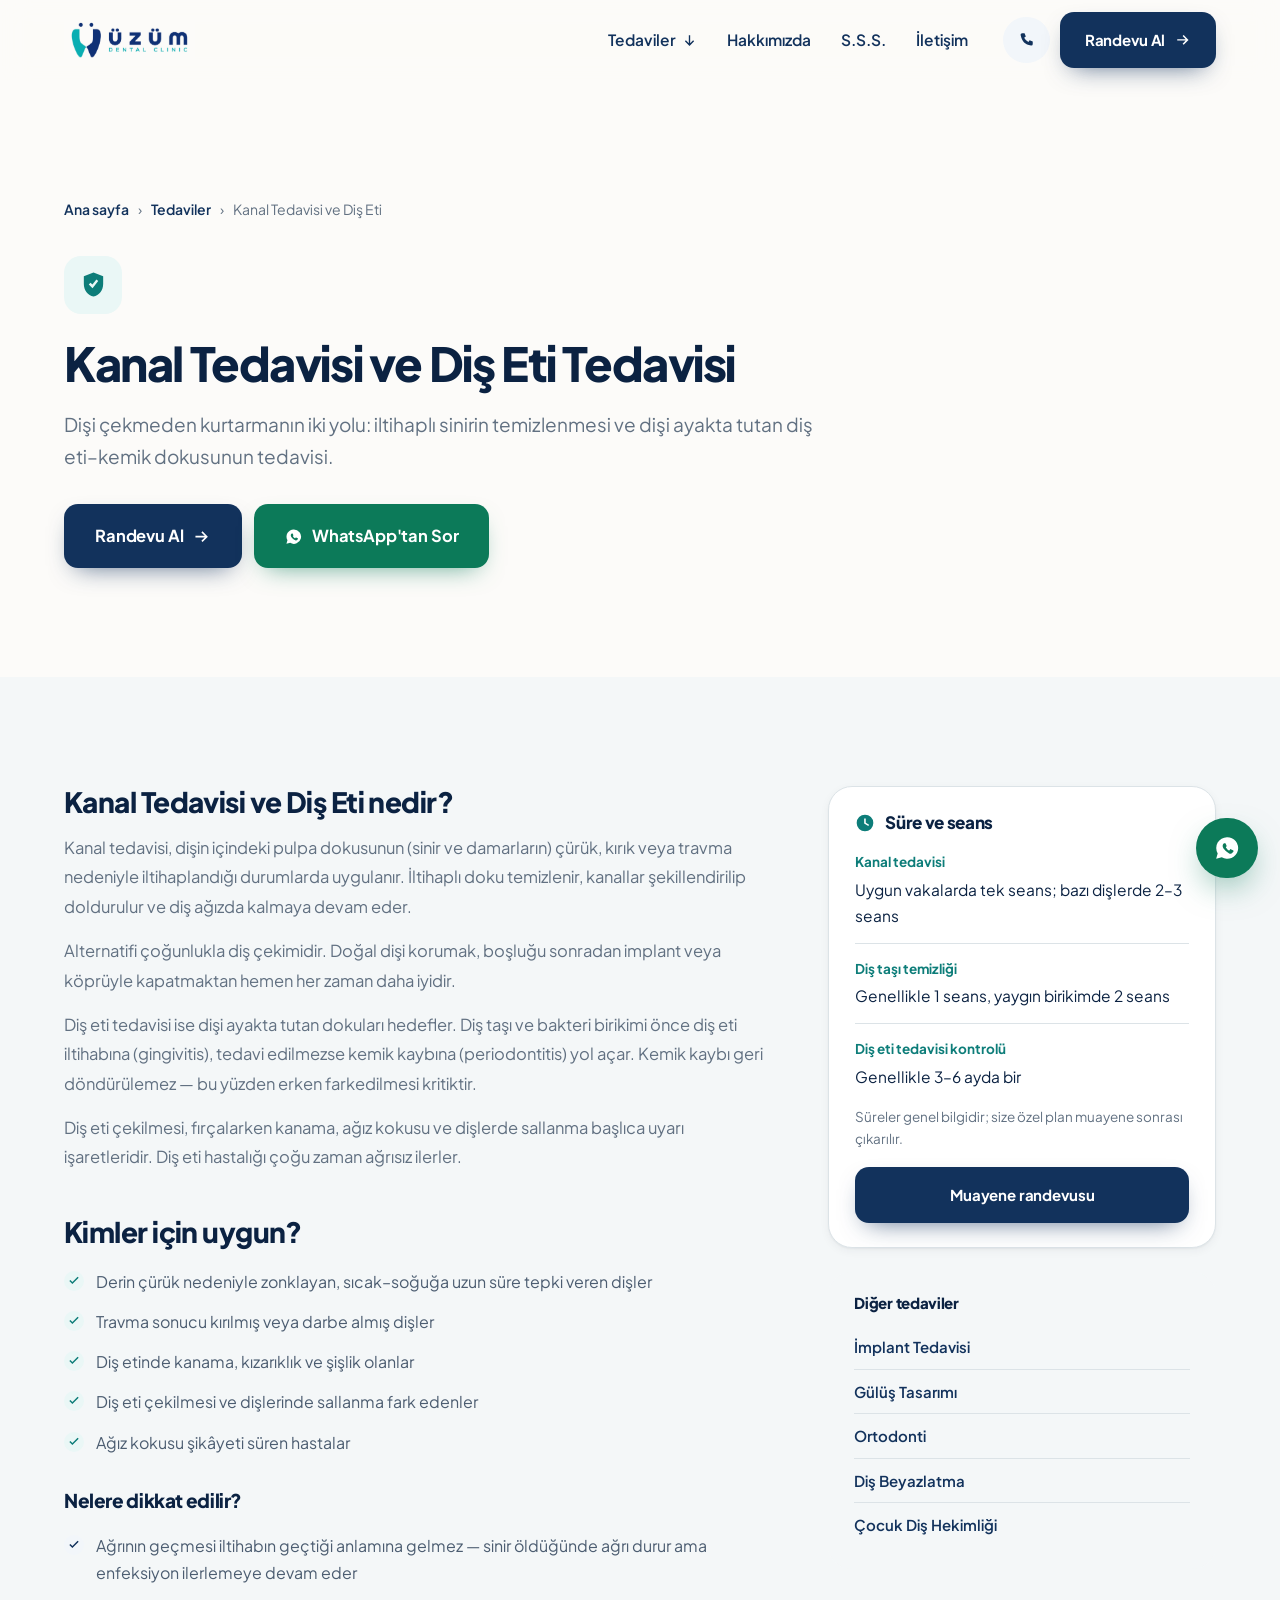
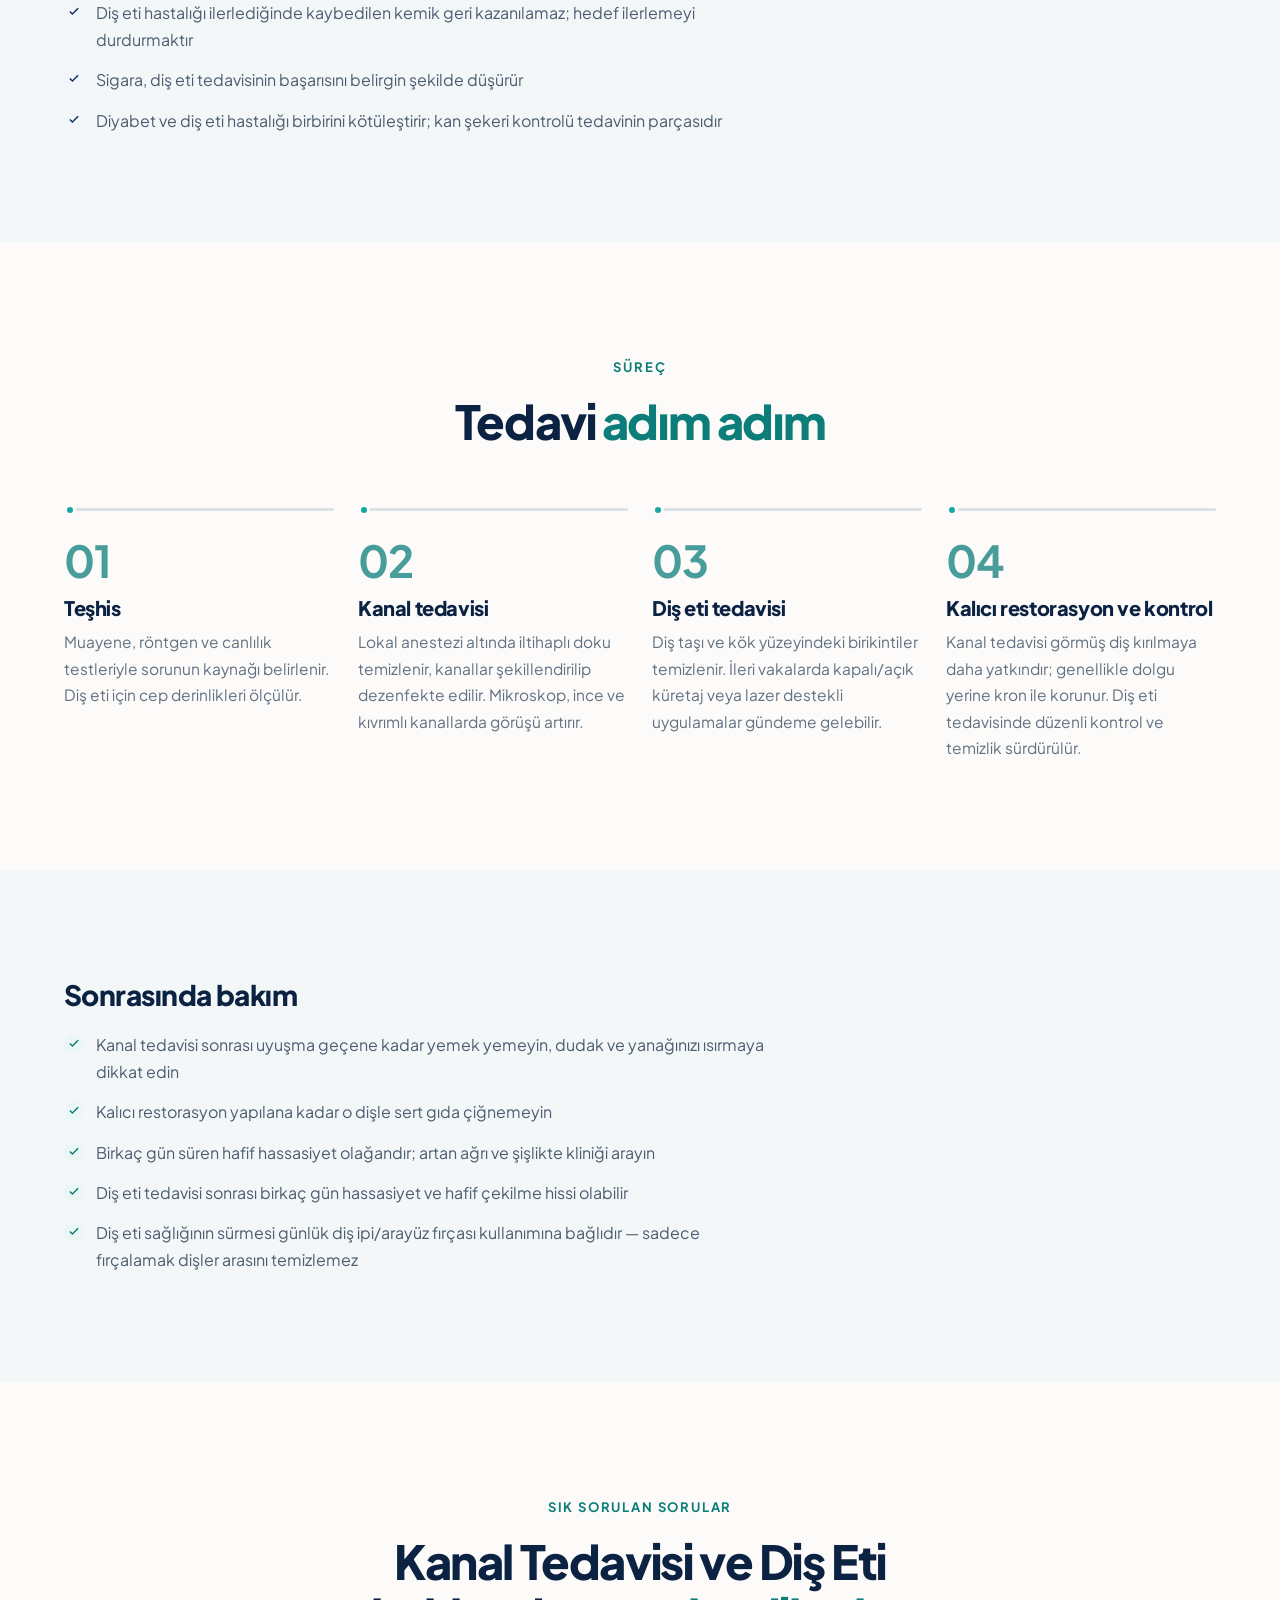
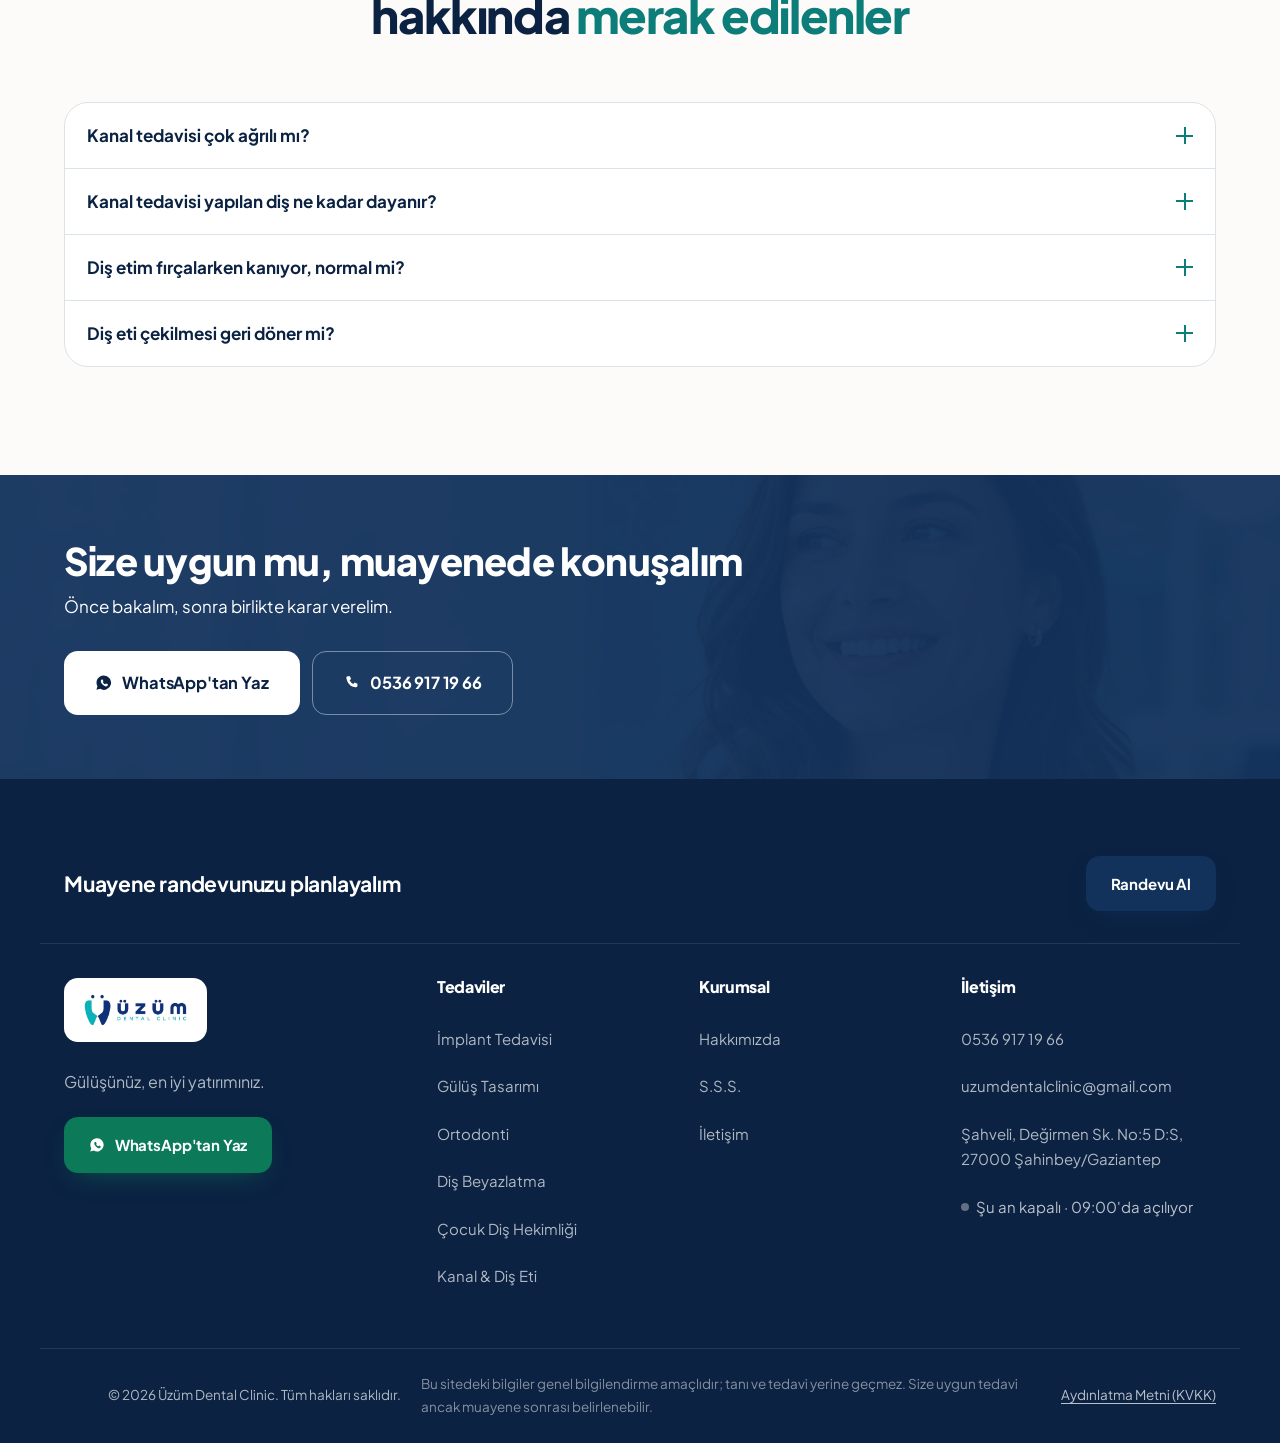
<file: kanal-ve-dis-eti.html>
<!DOCTYPE html>
<html lang="tr">
<head>
<meta charset="UTF-8">
<meta name="viewport" content="width=device-width, initial-scale=1">
<title>Kanal Tedavisi ve Diş Eti Tedavisi — Üzüm Dental Clinic | Gaziantep</title>
<meta name="description" content="Gaziantep'te kanal tedavisi ve diş eti tedavisi: ne zaman gerekir, işlem nasıl yapılır, kaç seans sürer ve sonrasında nelere dikkat edilir.">
<meta name="theme-color" content="#12325C">

<meta property="og:type" content="article">
<meta property="og:title" content="Kanal Tedavisi ve Diş Eti Tedavisi — Üzüm Dental Clinic">
<meta property="og:description" content="Gaziantep'te kanal tedavisi ve diş eti tedavisi: ne zaman gerekir, işlem nasıl yapılır, kaç seans sürer ve sonrasında nelere dikkat edilir.">
<meta property="og:image" content="assets/images/og-kapak.jpg">
<meta property="og:site_name" content="Üzüm Dental Clinic">
<meta property="og:locale" content="tr_TR">
<meta name="twitter:card" content="summary_large_image">

<link rel="icon" href="favicon.ico" sizes="any">
<link rel="apple-touch-icon" href="apple-touch-icon.png">

<!-- Fontlar yerel (assets/fonts/) — Google'a istek gitmiyor -->
<link rel="preload" href="assets/fonts/plus-jakarta-sans-latin.woff2" as="font" type="font/woff2" crossorigin>
<!-- latin-ext: ş Ş ğ Ğ İ bu dosyada. Preload edilmezse Türkçe metinde bu harfler geç gelir. -->
<link rel="preload" href="assets/fonts/plus-jakarta-sans-latin-ext.woff2" as="font" type="font/woff2" crossorigin>
<link rel="stylesheet" href="css/style.css">
</head>
<body>

<!--
  ============================================================================
  ⚠️  HEKİME NOT — bu yorum ziyaretçiye görünmez.

  Bu sayfadaki tıbbi metinler genel diş hekimliği bilgisi olarak hazırlandı.
  Yayına almadan önce kendi klinik uygulamanıza göre okuyup onaylayın:
  süreler, seans sayıları ve kullandığınız yöntemler kliniğinize göre değişir.

  Metinlerde bilinçli olarak yer ALMAYAN şeyler (mevzuat gereği):
   · sonuç garantisi ve "kesin çözüm" ifadeleri
   · "ağrısız", "en iyi", "Türkiye'nin lideri" gibi mutlak/üstünlük iddiaları
   · fiyat, indirim, kampanya, taksit duyurusu
   · hasta yorumu ve öncesi/sonrası görseli
  Bunları eklemeden önce bağlı olduğunuz Diş Hekimleri Odası'na danışın.
  ============================================================================
-->

<svg class="iconLib" aria-hidden="true" focusable="false" xmlns="http://www.w3.org/2000/svg">
  <symbol id="i-check" viewBox="0 0 24 24"><path d="M9.6 16.6 5 12l1.6-1.6 3 3 7.8-7.8L19 7.2 9.6 16.6Z"/></symbol>
  <symbol id="i-arrow" viewBox="0 0 24 24"><path d="M13.2 4.6 20.6 12l-7.4 7.4-1.6-1.6 4.7-4.7H3.4v-2.2h12.9l-4.7-4.7 1.6-1.6Z"/></symbol>
  <symbol id="i-wa" viewBox="0 0 24 24"><path d="M12 2a10 10 0 0 0-8.6 15L2 22l5.2-1.4A10 10 0 1 0 12 2Zm5.3 14c-.2.6-1.2 1.2-1.7 1.2-.5.1-1 .1-1.6-.1a13 13 0 0 1-5-4.4c-.4-.5-1-1.4-1-2.7s.7-1.9 1-2.2c.2-.2.5-.3.7-.3h.5c.2 0 .4 0 .6.5l.8 2c.1.2 0 .4-.1.5l-.4.5c-.1.2-.3.3-.1.6.4.7 1 1.4 1.6 1.9.6.4 1 .6 1.2.7.2 0 .3 0 .5-.2l.7-.8c.2-.2.3-.2.5-.1l2 1c.2.1.4.2.4.3.1.2.1.6 0 1.1Z"/></symbol>
  <symbol id="i-phone" viewBox="0 0 24 24"><path d="M6.6 3h3l1.6 4-2.1 1.5a12 12 0 0 0 5.4 5.4L16 11.8l4 1.6v3a2 2 0 0 1-2.2 2C10.4 17.7 6.3 13.6 4.6 5.2A2 2 0 0 1 6.6 3Z"/></symbol>
  <symbol id="i-clock" viewBox="0 0 24 24"><path d="M12 2a10 10 0 1 0 0 20 10 10 0 0 0 0-20Zm.9 4.6v5.1l4 2.4-.9 1.5-5-3V6.6h1.9Z"/></symbol>
  <symbol id="i-tooth" viewBox="0 0 24 24"><path d="M12 3.2c-1.5 0-2.1.6-3.6.6C6.6 3.8 5.4 3 4.4 3.6 3 4.4 2.6 6.4 3 9c.3 2 .8 3 1.2 5 .4 1.9.3 4.6 1.5 5.7 1.3 1.1 2.1-.6 2.4-2.2.3-1.6.4-3.6 1.4-4.4.9-.7 2.1-.7 3 0 1 .8 1.1 2.8 1.4 4.4.3 1.6 1.1 3.3 2.4 2.2 1.2-1.1 1.1-3.8 1.5-5.7.4-2 .9-3 1.2-5 .4-2.6 0-4.6-1.4-5.4-1-.6-2.2.2-4 .2-1.5 0-2.1-.6-3.6-.6Z"/></symbol>
  <symbol id="i-implant" viewBox="0 0 24 24"><path d="M12 2 8.5 5.5h7L12 2Zm-3.5 5.5h7v2h-7v-2Zm.5 3.5h6l-.6 3H9.6l-.6-3Zm.8 4.5h4.4l-.5 2.5H10.3l-.5-2.5Zm.7 4h3l-1.5 4-1.5-4Z"/></symbol>
  <symbol id="i-braces" viewBox="0 0 24 24"><path d="M3 8h18v2.2H3V8Zm0 5.8h18V16H3v-2.2ZM6 6.5h2.4v11H6v-11Zm4.8 0h2.4v11h-2.4v-11Zm4.8 0H18v11h-2.4v-11Z"/></symbol>
  <symbol id="i-sparkle" viewBox="0 0 24 24"><path d="M12 2.5 13.9 8 19.5 10 13.9 12 12 17.5 10.1 12 4.5 10 10.1 8 12 2.5Zm6.5 9.5.9 2.6 2.6.9-2.6.9-.9 2.6-.9-2.6-2.6-.9 2.6-.9.9-2.6ZM5 14l.7 2 2 .7-2 .7L5 19.4l-.7-2-2-.7 2-.7L5 14Z"/></symbol>
  <symbol id="i-child" viewBox="0 0 24 24"><path d="M12 2a5 5 0 0 1 5 5v1a5 5 0 0 1-10 0V7a5 5 0 0 1 5-5Zm-1.6 5.2a.9.9 0 1 0 0 1.8.9.9 0 0 0 0-1.8Zm3.2 0a.9.9 0 1 0 0 1.8.9.9 0 0 0 0-1.8ZM4 22a8 8 0 0 1 16 0v.2H4V22Z"/></symbol>
  <symbol id="i-shield" viewBox="0 0 24 24"><path d="M12 2 4 5.2v6.3c0 5 3.4 9.6 8 10.5 4.6-.9 8-5.5 8-10.5V5.2L12 2Zm3.9 7.2-4.7 5.9-3.1-3 1.4-1.5 1.6 1.5 3.3-4.2 1.5 1.3Z"/></symbol>
  <!-- Footer sosyal ikonlari main.js tarafindan her sayfada basiliyor. -->
  <symbol id="i-ig" viewBox="0 0 24 24"><path d="M12 2.2c3.2 0 3.6 0 4.9.1 1.2.1 1.8.3 2.2.4.6.2 1 .5 1.4.9.4.4.7.8.9 1.4.2.4.4 1 .4 2.2.1 1.3.1 1.7.1 4.9s0 3.6-.1 4.9c-.1 1.2-.3 1.8-.4 2.2-.2.6-.5 1-.9 1.4-.4.4-.8.7-1.4.9-.4.2-1 .4-2.2.4-1.3.1-1.7.1-4.9.1s-3.6 0-4.9-.1c-1.2-.1-1.8-.3-2.2-.4-.6-.2-1-.5-1.4-.9-.4-.4-.7-.8-.9-1.4-.2-.4-.4-1-.4-2.2-.1-1.3-.1-1.7-.1-4.9s0-3.6.1-4.9c.1-1.2.3-1.8.4-2.2.2-.6.5-1 .9-1.4.4-.4.8-.7 1.4-.9.4-.2 1-.4 2.2-.4 1.3-.1 1.7-.1 4.9-.1Zm0 3.8a6 6 0 1 0 0 12 6 6 0 0 0 0-12Zm0 2.2a3.8 3.8 0 1 1 0 7.6 3.8 3.8 0 0 1 0-7.6Zm6.2-3.9a1.4 1.4 0 1 0 0 2.8 1.4 1.4 0 0 0 0-2.8Z"/></symbol>
  <symbol id="i-fb" viewBox="0 0 24 24"><path d="M13.5 22v-8.2h2.8l.4-3.2h-3.2V8.5c0-.9.3-1.6 1.6-1.6h1.7V4c-.3 0-1.3-.1-2.5-.1-2.5 0-4.2 1.5-4.2 4.3v2.4H7.3v3.2h2.8V22h3.4Z"/></symbol>
  <symbol id="i-yt" viewBox="0 0 24 24"><path d="M21.6 7.2c-.2-.9-.9-1.6-1.8-1.8C18.2 5 12 5 12 5s-6.2 0-7.8.4c-.9.2-1.6.9-1.8 1.8C2 8.8 2 12 2 12s0 3.2.4 4.8c.2.9.9 1.6 1.8 1.8C5.8 19 12 19 12 19s6.2 0 7.8-.4c.9-.2 1.6-.9 1.8-1.8.4-1.6.4-4.8.4-4.8s0-3.2-.4-4.8ZM10 15.1V8.9l5.2 3.1-5.2 3.1Z"/></symbol>
  <symbol id="i-tiktok" viewBox="0 0 24 24"><path d="M16.5 2h-3v13.2a2.6 2.6 0 1 1-2.1-2.5V9.6a5.9 5.9 0 1 0 5.1 5.8V8.9a6.7 6.7 0 0 0 3.9 1.2V7a3.9 3.9 0 0 1-3.9-3.9V2Z"/></symbol>
</svg>

<a class="skip-link" href="#main">İçeriğe atla</a>

<header class="header" id="header">
  <div class="wrap header__in">
    <a href="index.html" class="logo" aria-label="Ana sayfa">
      <img class="logo__img" src="assets/images/logo.png" alt="Üzüm Dental Clinic" width="1583" height="604">
    </a>
    <nav class="nav" id="nav" aria-label="Ana menü">
      <!-- Menü linkleri js/config.js > menu dizisinden basılır -->
      <div class="nav__mobileCta">
        <a class="btn btn--wa btn--block" data-site-href="wa" target="_blank" rel="noopener">
          <svg class="ic"><use href="#i-wa"/></svg> WhatsApp'tan Yaz
        </a>
        <a class="btn btn--primary btn--block" href="index.html#iletisim">Randevu Al</a>
      </div>
    </nav>

    <div class="header__actions">
      <a class="btn btn--ghost btn--icon-only" data-site-href="tel" aria-label="Telefonla ara">
        <svg class="ic"><use href="#i-phone"/></svg>
      </a>
      <a class="btn btn--primary" href="index.html#iletisim">
        Randevu Al <svg class="ic"><use href="#i-arrow"/></svg>
      </a>
      <button class="burger" id="burger" aria-label="Menüyü aç" aria-expanded="false" aria-controls="nav">
        <span></span><span></span><span></span>
      </button>
    </div>
  </div>
</header>

<main id="main">

<section class="section tedaviHero">
  <div class="wrap">
    <nav class="crumbs" aria-label="Site içi konum">
      <a href="index.html">Ana sayfa</a>
      <span aria-hidden="true">›</span>
      <a href="index.html#hizmetler">Tedaviler</a>
      <span aria-hidden="true">›</span>
      <span aria-current="page">Kanal Tedavisi ve Diş Eti</span>
    </nav>

    <div class="tedaviHero__in">
      <span class="tedaviHero__ico"><svg class="ic"><use href="#i-shield"/></svg></span>
      <h1 class="secTitle">Kanal Tedavisi ve Diş Eti Tedavisi</h1>
      <p class="secLead">Dişi çekmeden kurtarmanın iki yolu: iltihaplı sinirin temizlenmesi ve dişi ayakta tutan diş eti–kemik dokusunun tedavisi.</p>
      <div class="tedaviHero__cta">
        <a class="btn btn--primary btn--lg" href="index.html#iletisim">
          Randevu Al <svg class="ic"><use href="#i-arrow"/></svg>
        </a>
        <a class="btn btn--wa btn--lg" data-site-href="wa" target="_blank" rel="noopener">
          <svg class="ic"><use href="#i-wa"/></svg> WhatsApp'tan Sor
        </a>
      </div>
    </div>
  </div>
</section>

<section class="section section--alt">
  <div class="wrap tedavi">
    <article class="tedavi__body">

      <h2>Kanal Tedavisi ve Diş Eti nedir?</h2>
      <p>Kanal tedavisi, dişin içindeki pulpa dokusunun (sinir ve damarların) çürük, kırık veya travma nedeniyle iltihaplandığı durumlarda uygulanır. İltihaplı doku temizlenir, kanallar şekillendirilip doldurulur ve diş ağızda kalmaya devam eder.</p>
      <p>Alternatifi çoğunlukla diş çekimidir. Doğal dişi korumak, boşluğu sonradan implant veya köprüyle kapatmaktan hemen her zaman daha iyidir.</p>
      <p>Diş eti tedavisi ise dişi ayakta tutan dokuları hedefler. Diş taşı ve bakteri birikimi önce diş eti iltihabına (gingivitis), tedavi edilmezse kemik kaybına (periodontitis) yol açar. Kemik kaybı geri döndürülemez — bu yüzden erken farkedilmesi kritiktir.</p>
      <p>Diş eti çekilmesi, fırçalarken kanama, ağız kokusu ve dişlerde sallanma başlıca uyarı işaretleridir. Diş eti hastalığı çoğu zaman ağrısız ilerler.</p>

      <h2>Kimler için uygun?</h2>
      <ul class="tickList">
          <li><svg class="ic"><use href="#i-check"/></svg> Derin çürük nedeniyle zonklayan, sıcak–soğuğa uzun süre tepki veren dişler</li>
          <li><svg class="ic"><use href="#i-check"/></svg> Travma sonucu kırılmış veya darbe almış dişler</li>
          <li><svg class="ic"><use href="#i-check"/></svg> Diş etinde kanama, kızarıklık ve şişlik olanlar</li>
          <li><svg class="ic"><use href="#i-check"/></svg> Diş eti çekilmesi ve dişlerinde sallanma fark edenler</li>
          <li><svg class="ic"><use href="#i-check"/></svg> Ağız kokusu şikâyeti süren hastalar</li>
      </ul>

      <h3>Nelere dikkat edilir?</h3>
      <ul class="tickList tickList--warn">
          <li><svg class="ic"><use href="#i-check"/></svg> Ağrının geçmesi iltihabın geçtiği anlamına gelmez — sinir öldüğünde ağrı durur ama enfeksiyon ilerlemeye devam eder</li>
          <li><svg class="ic"><use href="#i-check"/></svg> Diş eti hastalığı ilerlediğinde kaybedilen kemik geri kazanılamaz; hedef ilerlemeyi durdurmaktır</li>
          <li><svg class="ic"><use href="#i-check"/></svg> Sigara, diş eti tedavisinin başarısını belirgin şekilde düşürür</li>
          <li><svg class="ic"><use href="#i-check"/></svg> Diyabet ve diş eti hastalığı birbirini kötüleştirir; kan şekeri kontrolü tedavinin parçasıdır</li>
      </ul>

    </article>

    <aside class="tedavi__side reveal">
      <div class="sideCard">
        <h3><svg class="ic"><use href="#i-clock"/></svg> Süre ve seans</h3>
        <dl class="sideCard__list">
          <div><dt>Kanal tedavisi</dt><dd>Uygun vakalarda tek seans; bazı dişlerde 2–3 seans</dd></div>
          <div><dt>Diş taşı temizliği</dt><dd>Genellikle 1 seans, yaygın birikimde 2 seans</dd></div>
          <div><dt>Diş eti tedavisi kontrolü</dt><dd>Genellikle 3–6 ayda bir</dd></div>
        </dl>
        <p class="sideCard__note">Süreler genel bilgidir; size özel plan muayene sonrası çıkarılır.</p>
        <a class="btn btn--primary btn--block" href="index.html#iletisim">Muayene randevusu</a>
      </div>

      <nav class="sideNav" aria-label="Diğer tedaviler">
        <h3>Diğer tedaviler</h3>
        <a href="implant-tedavisi.html">İmplant Tedavisi</a>
        <a href="gulus-tasarimi.html">Gülüş Tasarımı</a>
        <a href="ortodonti.html">Ortodonti</a>
        <a href="dis-beyazlatma.html">Diş Beyazlatma</a>
        <a href="cocuk-dis-hekimligi.html">Çocuk Diş Hekimliği</a>
      </nav>
    </aside>
  </div>
</section>

<section class="section">
  <div class="wrap">
    <header class="secHead reveal">
      <span class="eyebrow">Süreç</span>
      <h2 class="secTitle">Tedavi <em>adım adım</em></h2>
    </header>
    <div class="steps">
        <article class="step reveal">
          <span class="step__num">01</span>
          <h3>Teşhis</h3>
          <p>Muayene, röntgen ve canlılık testleriyle sorunun kaynağı belirlenir. Diş eti için cep derinlikleri ölçülür.</p>
        </article>
        <article class="step reveal">
          <span class="step__num">02</span>
          <h3>Kanal tedavisi</h3>
          <p>Lokal anestezi altında iltihaplı doku temizlenir, kanallar şekillendirilip dezenfekte edilir. Mikroskop, ince ve kıvrımlı kanallarda görüşü artırır.</p>
        </article>
        <article class="step reveal">
          <span class="step__num">03</span>
          <h3>Diş eti tedavisi</h3>
          <p>Diş taşı ve kök yüzeyindeki birikintiler temizlenir. İleri vakalarda kapalı/açık küretaj veya lazer destekli uygulamalar gündeme gelebilir.</p>
        </article>
        <article class="step reveal">
          <span class="step__num">04</span>
          <h3>Kalıcı restorasyon ve kontrol</h3>
          <p>Kanal tedavisi görmüş diş kırılmaya daha yatkındır; genellikle dolgu yerine kron ile korunur. Diş eti tedavisinde düzenli kontrol ve temizlik sürdürülür.</p>
        </article>
    </div>
  </div>
</section>

<section class="section section--alt">
  <div class="wrap tedavi">
    <article class="tedavi__body">
      <h2>Sonrasında bakım</h2>
      <ul class="tickList">
          <li><svg class="ic"><use href="#i-check"/></svg> Kanal tedavisi sonrası uyuşma geçene kadar yemek yemeyin, dudak ve yanağınızı ısırmaya dikkat edin</li>
          <li><svg class="ic"><use href="#i-check"/></svg> Kalıcı restorasyon yapılana kadar o dişle sert gıda çiğnemeyin</li>
          <li><svg class="ic"><use href="#i-check"/></svg> Birkaç gün süren hafif hassasiyet olağandır; artan ağrı ve şişlikte kliniği arayın</li>
          <li><svg class="ic"><use href="#i-check"/></svg> Diş eti tedavisi sonrası birkaç gün hassasiyet ve hafif çekilme hissi olabilir</li>
          <li><svg class="ic"><use href="#i-check"/></svg> Diş eti sağlığının sürmesi günlük diş ipi/arayüz fırçası kullanımına bağlıdır — sadece fırçalamak dişler arasını temizlemez</li>
      </ul>
    </article>
  </div>
</section>

<section class="section" id="sss">
  <div class="wrap">
    <header class="secHead reveal">
      <span class="eyebrow">Sık Sorulan Sorular</span>
      <h2 class="secTitle">Kanal Tedavisi ve Diş Eti hakkında <em>merak edilenler</em></h2>
    </header>
    <div class="faq">
        <details class="faq__item reveal">
          <summary>Kanal tedavisi çok ağrılı mı?</summary>
          <div class="faq__body"><p>Tedavinin kendisi lokal anestezi altında yapılır ve bu sırada ağrı hissedilmez. Aksine, kanal tedavisi çoğu zaman var olan şiddetli ağrıyı ortadan kaldırmak için yapılır. Sonrasında birkaç gün süren hafif bir hassasiyet olabilir.</p></div>
        </details>
        <details class="faq__item reveal">
          <summary>Kanal tedavisi yapılan diş ne kadar dayanır?</summary>
          <div class="faq__body"><p>Uygun şekilde doldurulmuş ve üzerine gereken restorasyon yapılmış bir diş uzun yıllar kullanılabilir. En sık başarısızlık nedeni, dişin kron ile korunmadan bırakılıp kırılmasıdır.</p></div>
        </details>
        <details class="faq__item reveal">
          <summary>Diş etim fırçalarken kanıyor, normal mi?</summary>
          <div class="faq__body"><p>Hayır. Sağlıklı diş eti fırçalarken kanamaz. Kanama genellikle iltihabın ilk işaretidir ve bu aşamada tedavi edilirse tamamen geri döndürülebilir. Fırçalamayı azaltmak değil, hekime başvurmak gerekir.</p></div>
        </details>
        <details class="faq__item reveal">
          <summary>Diş eti çekilmesi geri döner mi?</summary>
          <div class="faq__body"><p>Çekilen diş eti ve kaybedilen kemik kendiliğinden geri gelmez. Tedavinin amacı ilerlemeyi durdurmaktır. Bazı sınırlı vakalarda cerrahi yöntemlerle düzeltme mümkün olabilir; bu muayenede değerlendirilir.</p></div>
        </details>
    </div>
  </div>
</section>

<section class="ctaStrip">
  <img class="ctaStrip__bg" src="assets/images/gulus.jpg" alt="" aria-hidden="true" width="1600" height="900" loading="lazy">
  <div class="wrap ctaStrip__in">
    <div>
      <h2>Size uygun mu, muayenede konuşalım</h2>
      <p>Önce bakalım, sonra birlikte karar verelim.</p>
    </div>
    <div class="ctaStrip__btns">
      <a class="btn btn--light btn--lg" data-site-href="wa" target="_blank" rel="noopener">
        <svg class="ic"><use href="#i-wa"/></svg> WhatsApp'tan Yaz
      </a>
      <a class="btn btn--outlineLight btn--lg" data-site-href="tel">
        <svg class="ic"><use href="#i-phone"/></svg> <span data-site="phoneDisplay"></span>
      </a>
    </div>
  </div>
</section>

</main>

<!-- Footer js/config.js > menu dizisinden basılır -->
<footer class="footer" id="footer"></footer>

<a class="waFab" data-site-href="wa" target="_blank" rel="noopener" aria-label="WhatsApp'tan yazın">
  <svg class="ic"><use href="#i-wa"/></svg>
  <span class="waFab__label">WhatsApp'tan Yaz</span>
  <span class="waFab__ping" aria-hidden="true"></span>
</a>

<script type="application/ld+json">
{
  "@context": "https://schema.org",
  "@type": "BreadcrumbList",
  "itemListElement": [
    {
      "@type": "ListItem",
      "position": 1,
      "name": "Ana sayfa",
      "item": "index.html"
    },
    {
      "@type": "ListItem",
      "position": 2,
      "name": "Tedaviler"
    },
    {
      "@type": "ListItem",
      "position": 3,
      "name": "Kanal Tedavisi ve Diş Eti"
    }
  ]
}
</script>

<script type="application/ld+json">
{
  "@context": "https://schema.org",
  "@type": "MedicalWebPage",
  "name": "Kanal Tedavisi ve Diş Eti Tedavisi",
  "description": "Gaziantep'te kanal tedavisi ve diş eti tedavisi: ne zaman gerekir, işlem nasıl yapılır, kaç seans sürer ve sonrasında nelere dikkat edilir.",
  "inLanguage": "tr-TR",
  "about": {
    "@type": "MedicalProcedure",
    "name": "Kanal Tedavisi ve Diş Eti"
  }
}
</script>

<script src="js/config.js"></script>
<script src="js/main.js"></script>
</body>
</html>
</file>
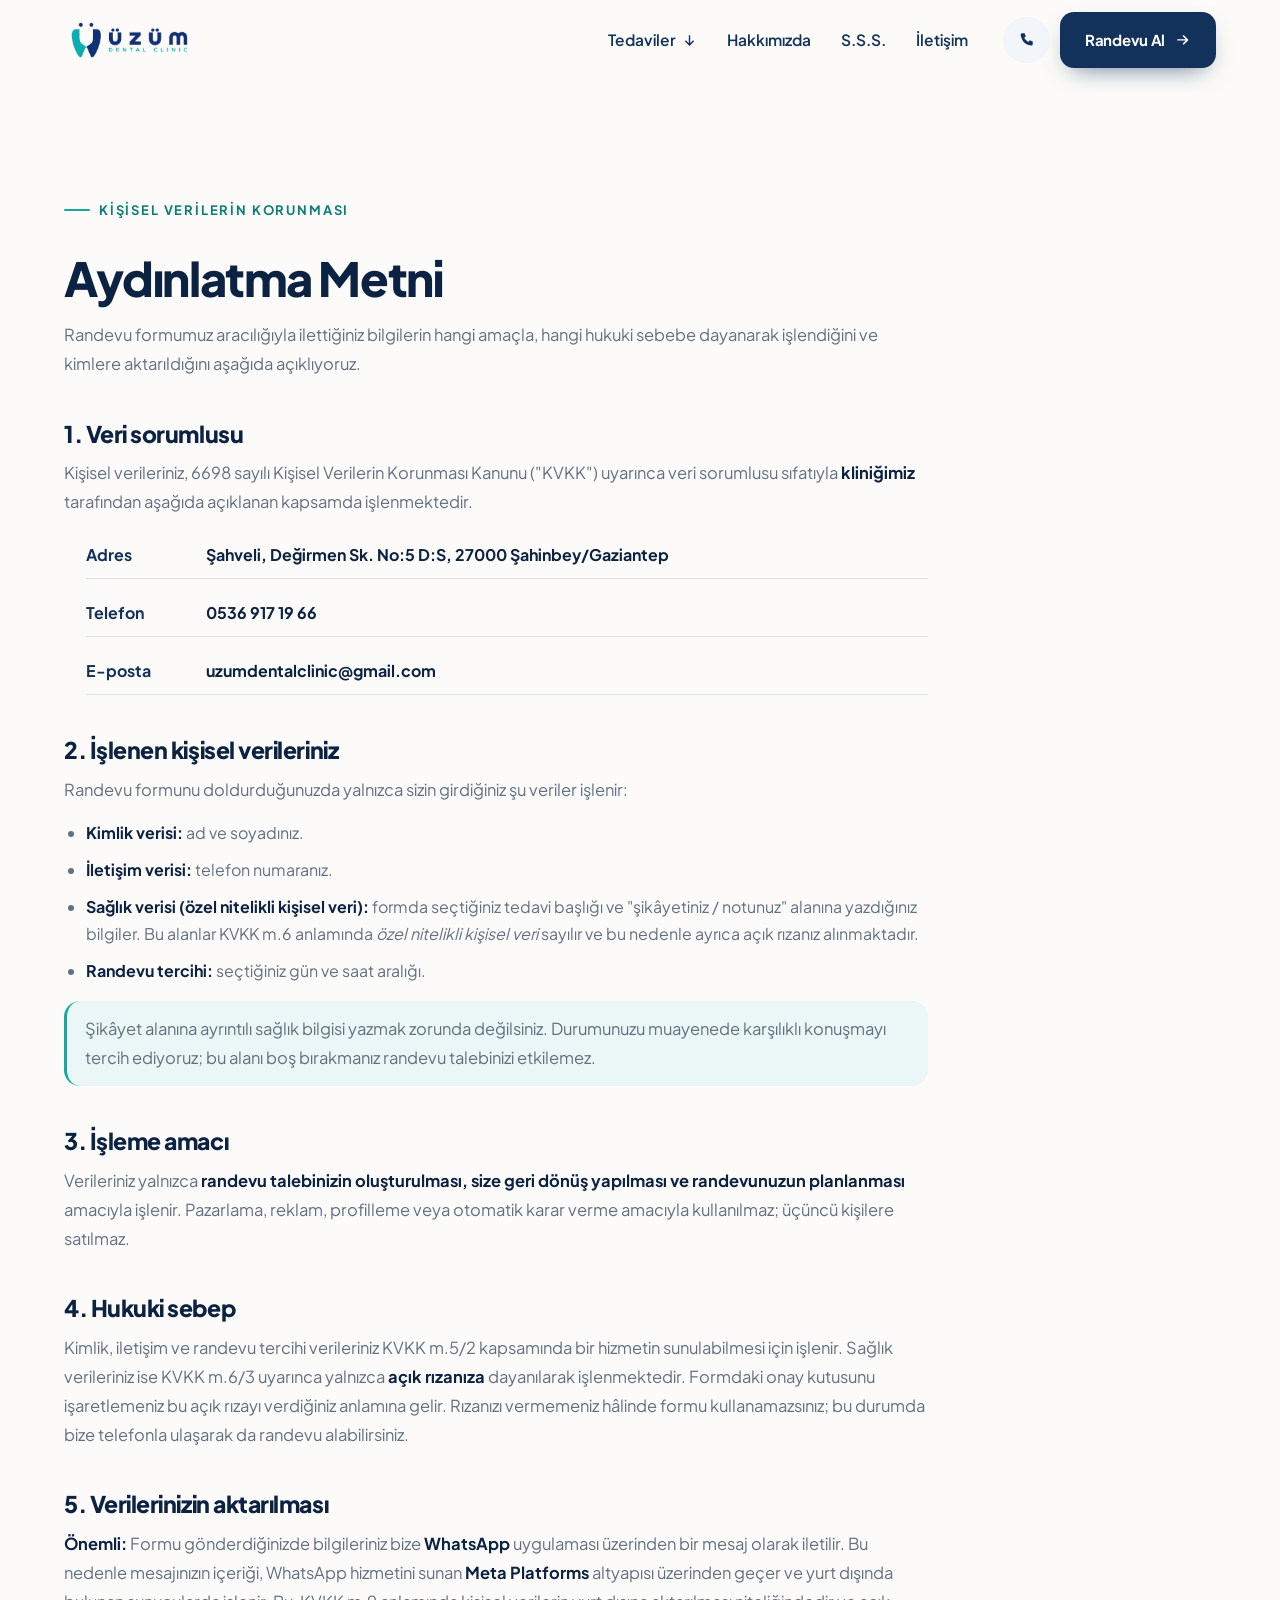
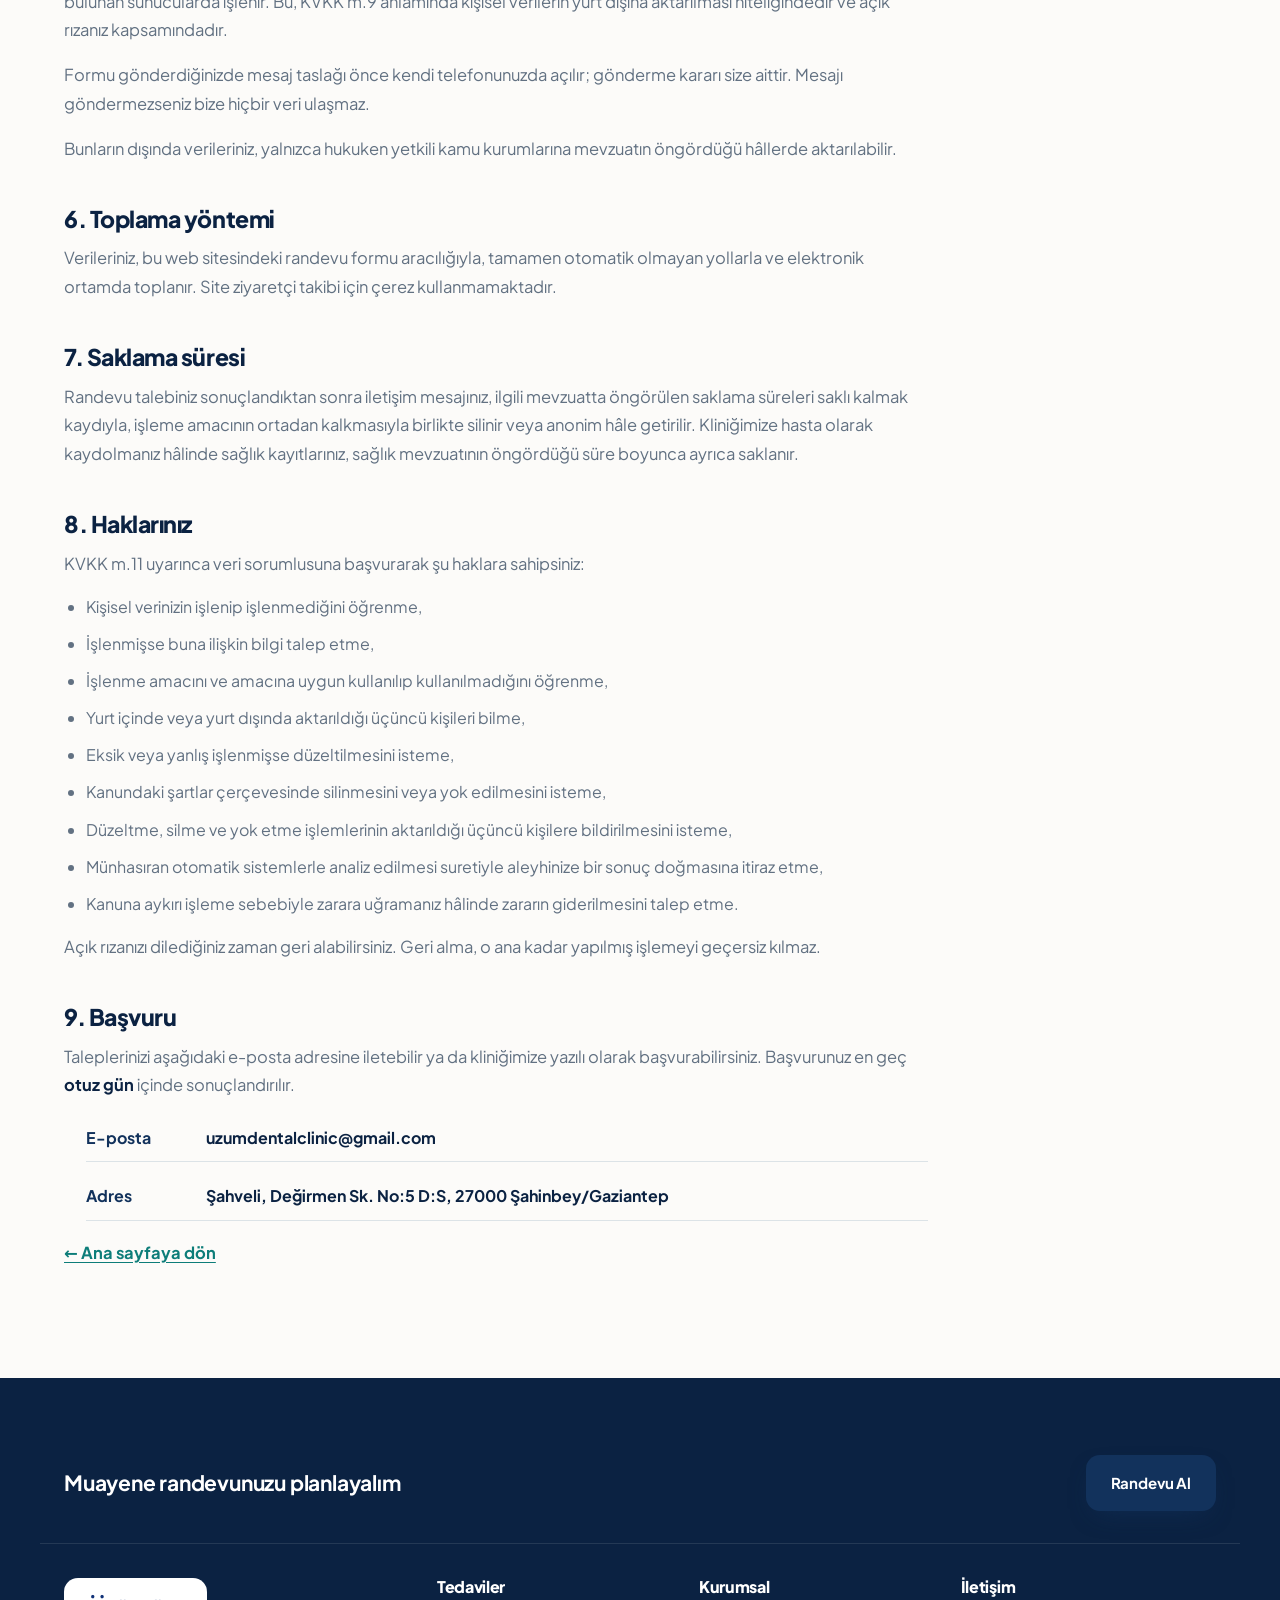
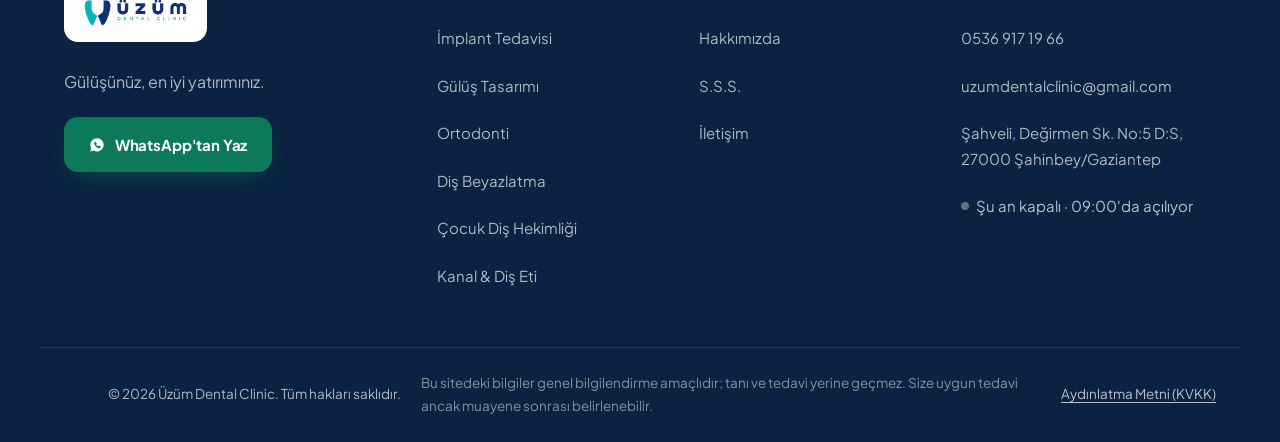
<file: kvkk.html>
<!DOCTYPE html>
<html lang="tr">
<head>
<meta charset="UTF-8">
<meta name="viewport" content="width=device-width, initial-scale=1">
<title>Kişisel Verilerin Korunması — Aydınlatma Metni | Üzüm Dental Clinic</title>
<meta name="description" content="Randevu formu aracılığıyla işlenen kişisel verilere ilişkin KVKK aydınlatma metni.">
<meta name="robots" content="index, follow">
<meta name="theme-color" content="#12325C">

<link rel="icon" href="favicon.ico" sizes="any">
<link rel="apple-touch-icon" href="apple-touch-icon.png">

<!-- Fontlar yerel (assets/fonts/) — Google'a istek gitmiyor -->
<link rel="preload" href="assets/fonts/plus-jakarta-sans-latin.woff2" as="font" type="font/woff2" crossorigin>
<!-- latin-ext: ş Ş ğ Ğ İ bu dosyada. Preload edilmezse Türkçe metinde bu harfler geç gelir. -->
<link rel="preload" href="assets/fonts/plus-jakarta-sans-latin-ext.woff2" as="font" type="font/woff2" crossorigin>
<link rel="stylesheet" href="css/style.css">
</head>
<body>

<!--
  ============================================================================
  ⚠️  KLİNİK YÖNETİCİSİNE NOT — bu yorum ziyaretçiye görünmez.

  Bu metin bir ŞABLONDUR. Aşağıdaki cümleler, sitedeki randevu formunun
  gerçekte yaptığı işi (form verisinin WhatsApp üzerinden iletilmesi) esas
  alarak yazıldı. Ancak her kliniğin veri işleme süreci farklıdır:
  hasta kayıt programı, çağrı merkezi, muhasebe, kamera kaydı, e-posta
  yazışmaları gibi başka faaliyetleriniz varsa bu metin onları KAPSAMAZ.

  YAYINA ALMADAN ÖNCE:
   1. js/config.js içindeki legalName, responsibleManager, kvkkEmail ve
      kvkkUpdated alanlarını doldurun.
   2. Metni kendi süreçlerinize göre genişletin.
   3. Bir hukukçuya kontrol ettirin. Bu şablon hukuki danışmanlık değildir.
   4. VERBİS kayıt yükümlülüğünüz olup olmadığını kontrol edin.
  ============================================================================
-->

<svg class="iconLib" aria-hidden="true" focusable="false" xmlns="http://www.w3.org/2000/svg">
  <symbol id="i-check" viewBox="0 0 24 24"><path d="M9.6 16.6 5 12l1.6-1.6 3 3 7.8-7.8L19 7.2 9.6 16.6Z"/></symbol>
  <symbol id="i-arrow" viewBox="0 0 24 24"><path d="M13.2 4.6 20.6 12l-7.4 7.4-1.6-1.6 4.7-4.7H3.4v-2.2h12.9l-4.7-4.7 1.6-1.6Z"/></symbol>
  <symbol id="i-wa" viewBox="0 0 24 24"><path d="M12 2a10 10 0 0 0-8.6 15L2 22l5.2-1.4A10 10 0 1 0 12 2Zm5.3 14c-.2.6-1.2 1.2-1.7 1.2-.5.1-1 .1-1.6-.1a13 13 0 0 1-5-4.4c-.4-.5-1-1.4-1-2.7s.7-1.9 1-2.2c.2-.2.5-.3.7-.3h.5c.2 0 .4 0 .6.5l.8 2c.1.2 0 .4-.1.5l-.4.5c-.1.2-.3.3-.1.6.4.7 1 1.4 1.6 1.9.6.4 1 .6 1.2.7.2 0 .3 0 .5-.2l.7-.8c.2-.2.3-.2.5-.1l2 1c.2.1.4.2.4.3.1.2.1.6 0 1.1Z"/></symbol>
  <symbol id="i-phone" viewBox="0 0 24 24"><path d="M6.6 3h3l1.6 4-2.1 1.5a12 12 0 0 0 5.4 5.4L16 11.8l4 1.6v3a2 2 0 0 1-2.2 2C10.4 17.7 6.3 13.6 4.6 5.2A2 2 0 0 1 6.6 3Z"/></symbol>
  <symbol id="i-clock" viewBox="0 0 24 24"><path d="M12 2a10 10 0 1 0 0 20 10 10 0 0 0 0-20Zm.9 4.6v5.1l4 2.4-.9 1.5-5-3V6.6h1.9Z"/></symbol>
  <symbol id="i-tooth" viewBox="0 0 24 24"><path d="M12 3.2c-1.5 0-2.1.6-3.6.6C6.6 3.8 5.4 3 4.4 3.6 3 4.4 2.6 6.4 3 9c.3 2 .8 3 1.2 5 .4 1.9.3 4.6 1.5 5.7 1.3 1.1 2.1-.6 2.4-2.2.3-1.6.4-3.6 1.4-4.4.9-.7 2.1-.7 3 0 1 .8 1.1 2.8 1.4 4.4.3 1.6 1.1 3.3 2.4 2.2 1.2-1.1 1.1-3.8 1.5-5.7.4-2 .9-3 1.2-5 .4-2.6 0-4.6-1.4-5.4-1-.6-2.2.2-4 .2-1.5 0-2.1-.6-3.6-.6Z"/></symbol>
  <symbol id="i-implant" viewBox="0 0 24 24"><path d="M12 2 8.5 5.5h7L12 2Zm-3.5 5.5h7v2h-7v-2Zm.5 3.5h6l-.6 3H9.6l-.6-3Zm.8 4.5h4.4l-.5 2.5H10.3l-.5-2.5Zm.7 4h3l-1.5 4-1.5-4Z"/></symbol>
  <symbol id="i-braces" viewBox="0 0 24 24"><path d="M3 8h18v2.2H3V8Zm0 5.8h18V16H3v-2.2ZM6 6.5h2.4v11H6v-11Zm4.8 0h2.4v11h-2.4v-11Zm4.8 0H18v11h-2.4v-11Z"/></symbol>
  <symbol id="i-sparkle" viewBox="0 0 24 24"><path d="M12 2.5 13.9 8 19.5 10 13.9 12 12 17.5 10.1 12 4.5 10 10.1 8 12 2.5Zm6.5 9.5.9 2.6 2.6.9-2.6.9-.9 2.6-.9-2.6-2.6-.9 2.6-.9.9-2.6ZM5 14l.7 2 2 .7-2 .7L5 19.4l-.7-2-2-.7 2-.7L5 14Z"/></symbol>
  <symbol id="i-child" viewBox="0 0 24 24"><path d="M12 2a5 5 0 0 1 5 5v1a5 5 0 0 1-10 0V7a5 5 0 0 1 5-5Zm-1.6 5.2a.9.9 0 1 0 0 1.8.9.9 0 0 0 0-1.8Zm3.2 0a.9.9 0 1 0 0 1.8.9.9 0 0 0 0-1.8ZM4 22a8 8 0 0 1 16 0v.2H4V22Z"/></symbol>
  <symbol id="i-shield" viewBox="0 0 24 24"><path d="M12 2 4 5.2v6.3c0 5 3.4 9.6 8 10.5 4.6-.9 8-5.5 8-10.5V5.2L12 2Zm3.9 7.2-4.7 5.9-3.1-3 1.4-1.5 1.6 1.5 3.3-4.2 1.5 1.3Z"/></symbol>
  <!-- Footer sosyal ikonlari main.js tarafindan her sayfada basiliyor. -->
  <symbol id="i-ig" viewBox="0 0 24 24"><path d="M12 2.2c3.2 0 3.6 0 4.9.1 1.2.1 1.8.3 2.2.4.6.2 1 .5 1.4.9.4.4.7.8.9 1.4.2.4.4 1 .4 2.2.1 1.3.1 1.7.1 4.9s0 3.6-.1 4.9c-.1 1.2-.3 1.8-.4 2.2-.2.6-.5 1-.9 1.4-.4.4-.8.7-1.4.9-.4.2-1 .4-2.2.4-1.3.1-1.7.1-4.9.1s-3.6 0-4.9-.1c-1.2-.1-1.8-.3-2.2-.4-.6-.2-1-.5-1.4-.9-.4-.4-.7-.8-.9-1.4-.2-.4-.4-1-.4-2.2-.1-1.3-.1-1.7-.1-4.9s0-3.6.1-4.9c.1-1.2.3-1.8.4-2.2.2-.6.5-1 .9-1.4.4-.4.8-.7 1.4-.9.4-.2 1-.4 2.2-.4 1.3-.1 1.7-.1 4.9-.1Zm0 3.8a6 6 0 1 0 0 12 6 6 0 0 0 0-12Zm0 2.2a3.8 3.8 0 1 1 0 7.6 3.8 3.8 0 0 1 0-7.6Zm6.2-3.9a1.4 1.4 0 1 0 0 2.8 1.4 1.4 0 0 0 0-2.8Z"/></symbol>
  <symbol id="i-fb" viewBox="0 0 24 24"><path d="M13.5 22v-8.2h2.8l.4-3.2h-3.2V8.5c0-.9.3-1.6 1.6-1.6h1.7V4c-.3 0-1.3-.1-2.5-.1-2.5 0-4.2 1.5-4.2 4.3v2.4H7.3v3.2h2.8V22h3.4Z"/></symbol>
  <symbol id="i-yt" viewBox="0 0 24 24"><path d="M21.6 7.2c-.2-.9-.9-1.6-1.8-1.8C18.2 5 12 5 12 5s-6.2 0-7.8.4c-.9.2-1.6.9-1.8 1.8C2 8.8 2 12 2 12s0 3.2.4 4.8c.2.9.9 1.6 1.8 1.8C5.8 19 12 19 12 19s6.2 0 7.8-.4c.9-.2 1.6-.9 1.8-1.8.4-1.6.4-4.8.4-4.8s0-3.2-.4-4.8ZM10 15.1V8.9l5.2 3.1-5.2 3.1Z"/></symbol>
  <symbol id="i-tiktok" viewBox="0 0 24 24"><path d="M16.5 2h-3v13.2a2.6 2.6 0 1 1-2.1-2.5V9.6a5.9 5.9 0 1 0 5.1 5.8V8.9a6.7 6.7 0 0 0 3.9 1.2V7a3.9 3.9 0 0 1-3.9-3.9V2Z"/></symbol>
</svg>

<a class="skip-link" href="#main">İçeriğe atla</a>

<header class="header">
  <div class="wrap header__in">
    <a href="index.html" class="logo" aria-label="Ana sayfa">
      <img class="logo__img" src="assets/images/logo.png" alt="Üzüm Dental Clinic" width="1583" height="604">
    </a>
    <nav class="nav" id="nav" aria-label="Ana menü">
      <!-- Menü linkleri js/config.js > menu dizisinden basılır -->
      <div class="nav__mobileCta">
        <a class="btn btn--wa btn--block" data-site-href="wa" target="_blank" rel="noopener">
          <svg class="ic"><use href="#i-wa"/></svg> WhatsApp'tan Yaz
        </a>
        <a class="btn btn--primary btn--block" href="index.html#iletisim">Randevu Al</a>
      </div>
    </nav>

    <div class="header__actions">
      <a class="btn btn--ghost btn--icon-only" data-site-href="tel" aria-label="Telefonla ara">
        <svg class="ic"><use href="#i-phone"/></svg>
      </a>
      <a class="btn btn--primary" href="index.html#iletisim">
        Randevu Al <svg class="ic"><use href="#i-arrow"/></svg>
      </a>
      <button class="burger" id="burger" aria-label="Menüyü aç" aria-expanded="false" aria-controls="nav">
        <span></span><span></span><span></span>
      </button>
    </div>
  </div>
</header>

<main id="main">
<section class="section">
  <div class="wrap">
    <article class="legal">

      <span class="eyebrow">Kişisel Verilerin Korunması</span>
      <h1 class="secTitle">Aydınlatma Metni</h1>
      <p class="secLead">
        Randevu formumuz aracılığıyla ilettiğiniz bilgilerin hangi amaçla, hangi
        hukuki sebebe dayanarak işlendiğini ve kimlere aktarıldığını aşağıda
        açıklıyoruz.
      </p>

      <h2>1. Veri sorumlusu</h2>
      <p>
        Kişisel verileriniz, 6698 sayılı Kişisel Verilerin Korunması Kanunu
        ("KVKK") uyarınca veri sorumlusu sıfatıyla
        <strong class="js-legalName" data-site="legalName">kliniğimiz</strong>
        tarafından aşağıda açıklanan kapsamda işlenmektedir.
      </p>
      <ul class="legal__meta">
        <li><span>Adres</span> <strong data-site="addressFull"></strong></li>
        <li><span>Telefon</span> <strong data-site="phoneDisplay"></strong></li>
        <li><span>E-posta</span> <strong data-site="email"></strong></li>
        <li class="js-manager" hidden><span>Mesul müdür</span> <strong data-site="responsibleManager"></strong></li>
      </ul>

      <h2>2. İşlenen kişisel verileriniz</h2>
      <p>Randevu formunu doldurduğunuzda yalnızca sizin girdiğiniz şu veriler işlenir:</p>
      <ul>
        <li><strong>Kimlik verisi:</strong> ad ve soyadınız.</li>
        <li><strong>İletişim verisi:</strong> telefon numaranız.</li>
        <li>
          <strong>Sağlık verisi (özel nitelikli kişisel veri):</strong> formda
          seçtiğiniz tedavi başlığı ve "şikâyetiniz / notunuz" alanına yazdığınız
          bilgiler. Bu alanlar KVKK m.6 anlamında <em>özel nitelikli kişisel
          veri</em> sayılır ve bu nedenle ayrıca açık rızanız alınmaktadır.
        </li>
        <li><strong>Randevu tercihi:</strong> seçtiğiniz gün ve saat aralığı.</li>
      </ul>
      <p class="legal__note">
        Şikâyet alanına ayrıntılı sağlık bilgisi yazmak zorunda değilsiniz.
        Durumunuzu muayenede karşılıklı konuşmayı tercih ediyoruz; bu alanı boş
        bırakmanız randevu talebinizi etkilemez.
      </p>

      <h2>3. İşleme amacı</h2>
      <p>
        Verileriniz yalnızca <strong>randevu talebinizin oluşturulması, size geri
        dönüş yapılması ve randevunuzun planlanması</strong> amacıyla işlenir.
        Pazarlama, reklam, profilleme veya otomatik karar verme amacıyla
        kullanılmaz; üçüncü kişilere satılmaz.
      </p>

      <h2>4. Hukuki sebep</h2>
      <p>
        Kimlik, iletişim ve randevu tercihi verileriniz KVKK m.5/2 kapsamında bir
        hizmetin sunulabilmesi için işlenir. Sağlık verileriniz ise KVKK m.6/3
        uyarınca yalnızca <strong>açık rızanıza</strong> dayanılarak işlenmektedir.
        Formdaki onay kutusunu işaretlemeniz bu açık rızayı verdiğiniz anlamına
        gelir. Rızanızı vermemeniz hâlinde formu kullanamazsınız; bu durumda bize
        telefonla ulaşarak da randevu alabilirsiniz.
      </p>

      <h2>5. Verilerinizin aktarılması</h2>
      <p>
        <strong>Önemli:</strong> Formu gönderdiğinizde bilgileriniz bize
        <strong>WhatsApp</strong> uygulaması üzerinden bir mesaj olarak iletilir.
        Bu nedenle mesajınızın içeriği, WhatsApp hizmetini sunan
        <strong>Meta Platforms</strong> altyapısı üzerinden geçer ve yurt dışında
        bulunan sunucularda işlenir. Bu, KVKK m.9 anlamında kişisel verilerin yurt
        dışına aktarılması niteliğindedir ve açık rızanız kapsamındadır.
      </p>
      <p>
        Formu gönderdiğinizde mesaj taslağı önce kendi telefonunuzda açılır;
        gönderme kararı size aittir. Mesajı göndermezseniz bize hiçbir veri
        ulaşmaz.
      </p>
      <p>
        Bunların dışında verileriniz, yalnızca hukuken yetkili kamu kurumlarına
        mevzuatın öngördüğü hâllerde aktarılabilir.
      </p>

      <h2>6. Toplama yöntemi</h2>
      <p>
        Verileriniz, bu web sitesindeki randevu formu aracılığıyla, tamamen
        otomatik olmayan yollarla ve elektronik ortamda toplanır. Site ziyaretçi
        takibi için çerez kullanmamaktadır.
      </p>

      <h2>7. Saklama süresi</h2>
      <p>
        Randevu talebiniz sonuçlandıktan sonra iletişim mesajınız, ilgili mevzuatta
        öngörülen saklama süreleri saklı kalmak kaydıyla, işleme amacının ortadan
        kalkmasıyla birlikte silinir veya anonim hâle getirilir. Kliniğimize hasta
        olarak kaydolmanız hâlinde sağlık kayıtlarınız, sağlık mevzuatının
        öngördüğü süre boyunca ayrıca saklanır.
      </p>

      <h2>8. Haklarınız</h2>
      <p>KVKK m.11 uyarınca veri sorumlusuna başvurarak şu haklara sahipsiniz:</p>
      <ul>
        <li>Kişisel verinizin işlenip işlenmediğini öğrenme,</li>
        <li>İşlenmişse buna ilişkin bilgi talep etme,</li>
        <li>İşlenme amacını ve amacına uygun kullanılıp kullanılmadığını öğrenme,</li>
        <li>Yurt içinde veya yurt dışında aktarıldığı üçüncü kişileri bilme,</li>
        <li>Eksik veya yanlış işlenmişse düzeltilmesini isteme,</li>
        <li>Kanundaki şartlar çerçevesinde silinmesini veya yok edilmesini isteme,</li>
        <li>Düzeltme, silme ve yok etme işlemlerinin aktarıldığı üçüncü kişilere bildirilmesini isteme,</li>
        <li>Münhasıran otomatik sistemlerle analiz edilmesi suretiyle aleyhinize bir sonuç doğmasına itiraz etme,</li>
        <li>Kanuna aykırı işleme sebebiyle zarara uğramanız hâlinde zararın giderilmesini talep etme.</li>
      </ul>
      <p>
        Açık rızanızı dilediğiniz zaman geri alabilirsiniz. Geri alma, o ana kadar
        yapılmış işlemeyi geçersiz kılmaz.
      </p>

      <h2>9. Başvuru</h2>
      <p>
        Taleplerinizi aşağıdaki e-posta adresine iletebilir ya da kliniğimize
        yazılı olarak başvurabilirsiniz. Başvurunuz en geç <strong>otuz gün</strong>
        içinde sonuçlandırılır.
      </p>
      <ul class="legal__meta">
        <li><span>E-posta</span> <strong class="js-kvkkMail"></strong></li>
        <li><span>Adres</span> <strong data-site="addressFull"></strong></li>
      </ul>

      <p class="legal__updated js-updated" hidden>
        Son güncelleme: <strong data-site="kvkkUpdated"></strong>
      </p>

      <p class="legal__back">
        <a href="index.html">← Ana sayfaya dön</a>
      </p>

    </article>
  </div>
</section>
</main>

<!-- Footer js/config.js > menu dizisinden basılır -->
<footer class="footer" id="footer"></footer>

<script src="js/config.js"></script>
<script src="js/main.js"></script>
</body>
</html>
</file>
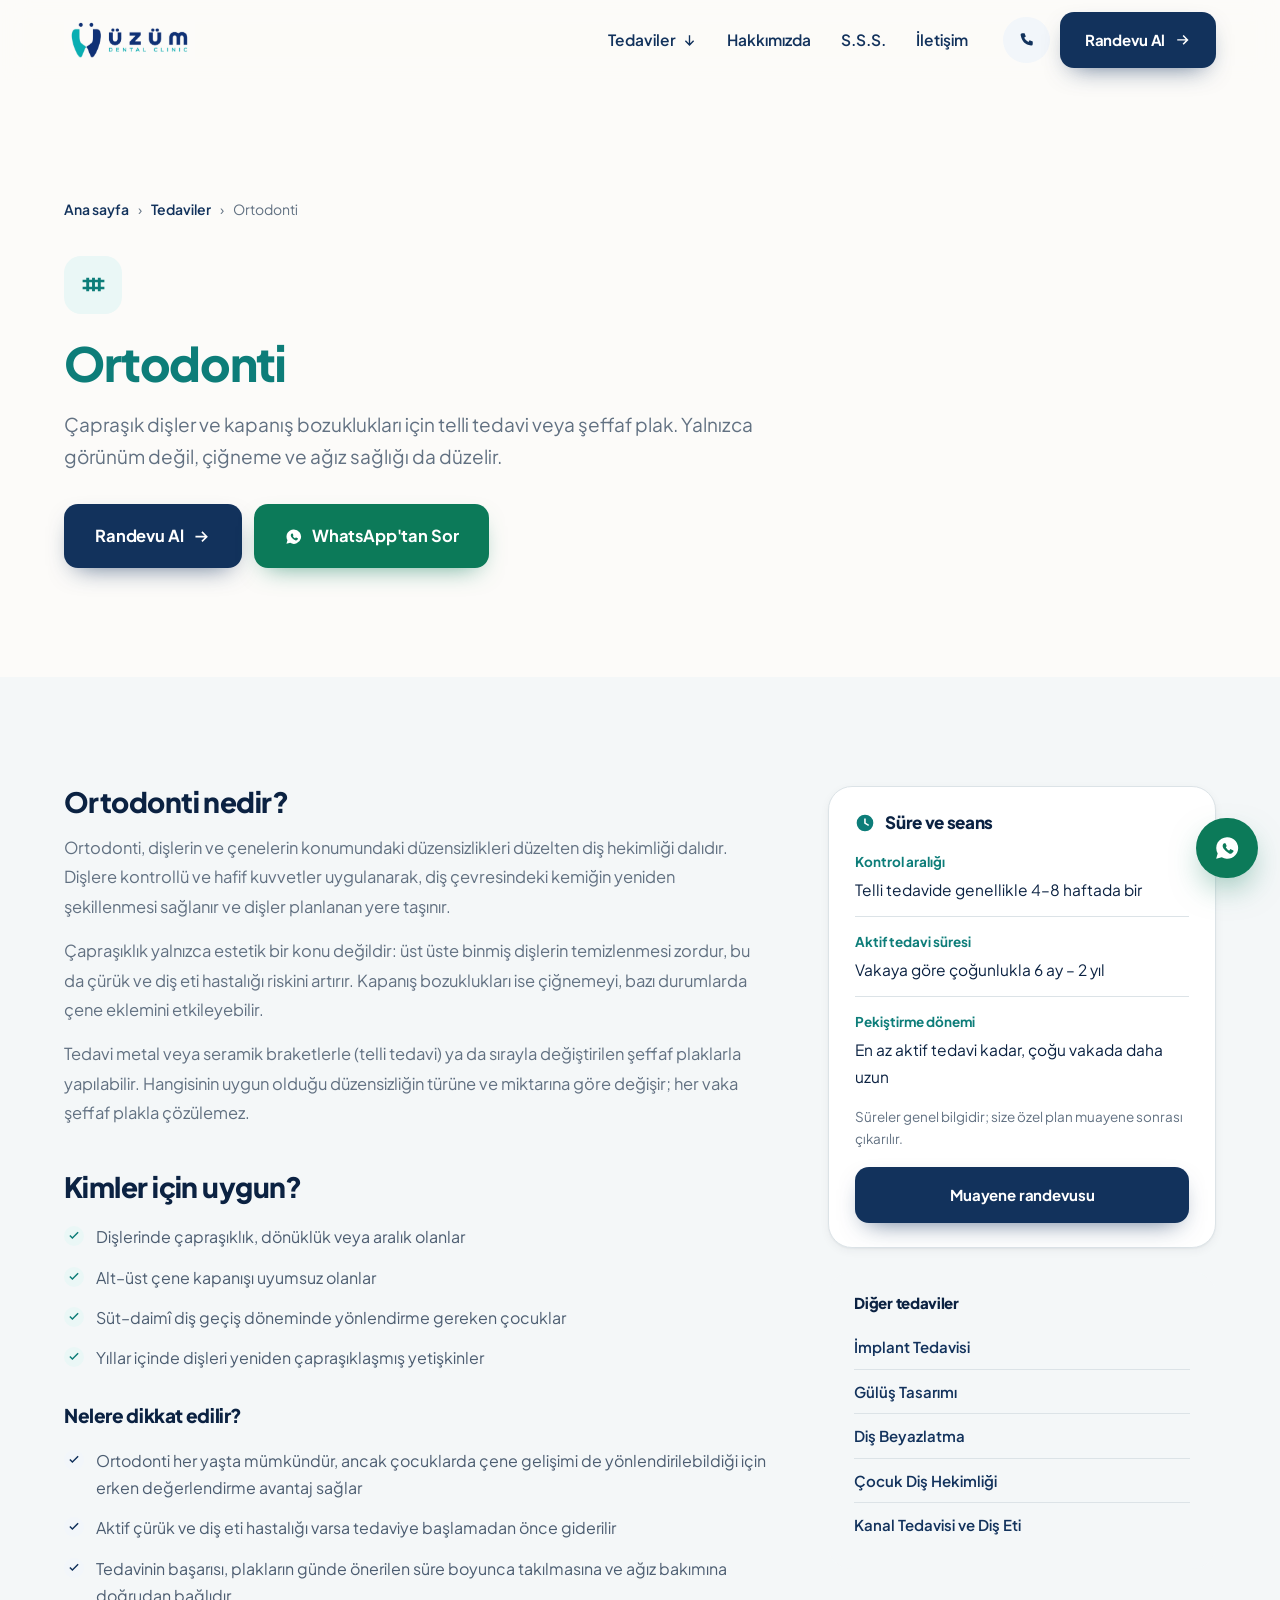
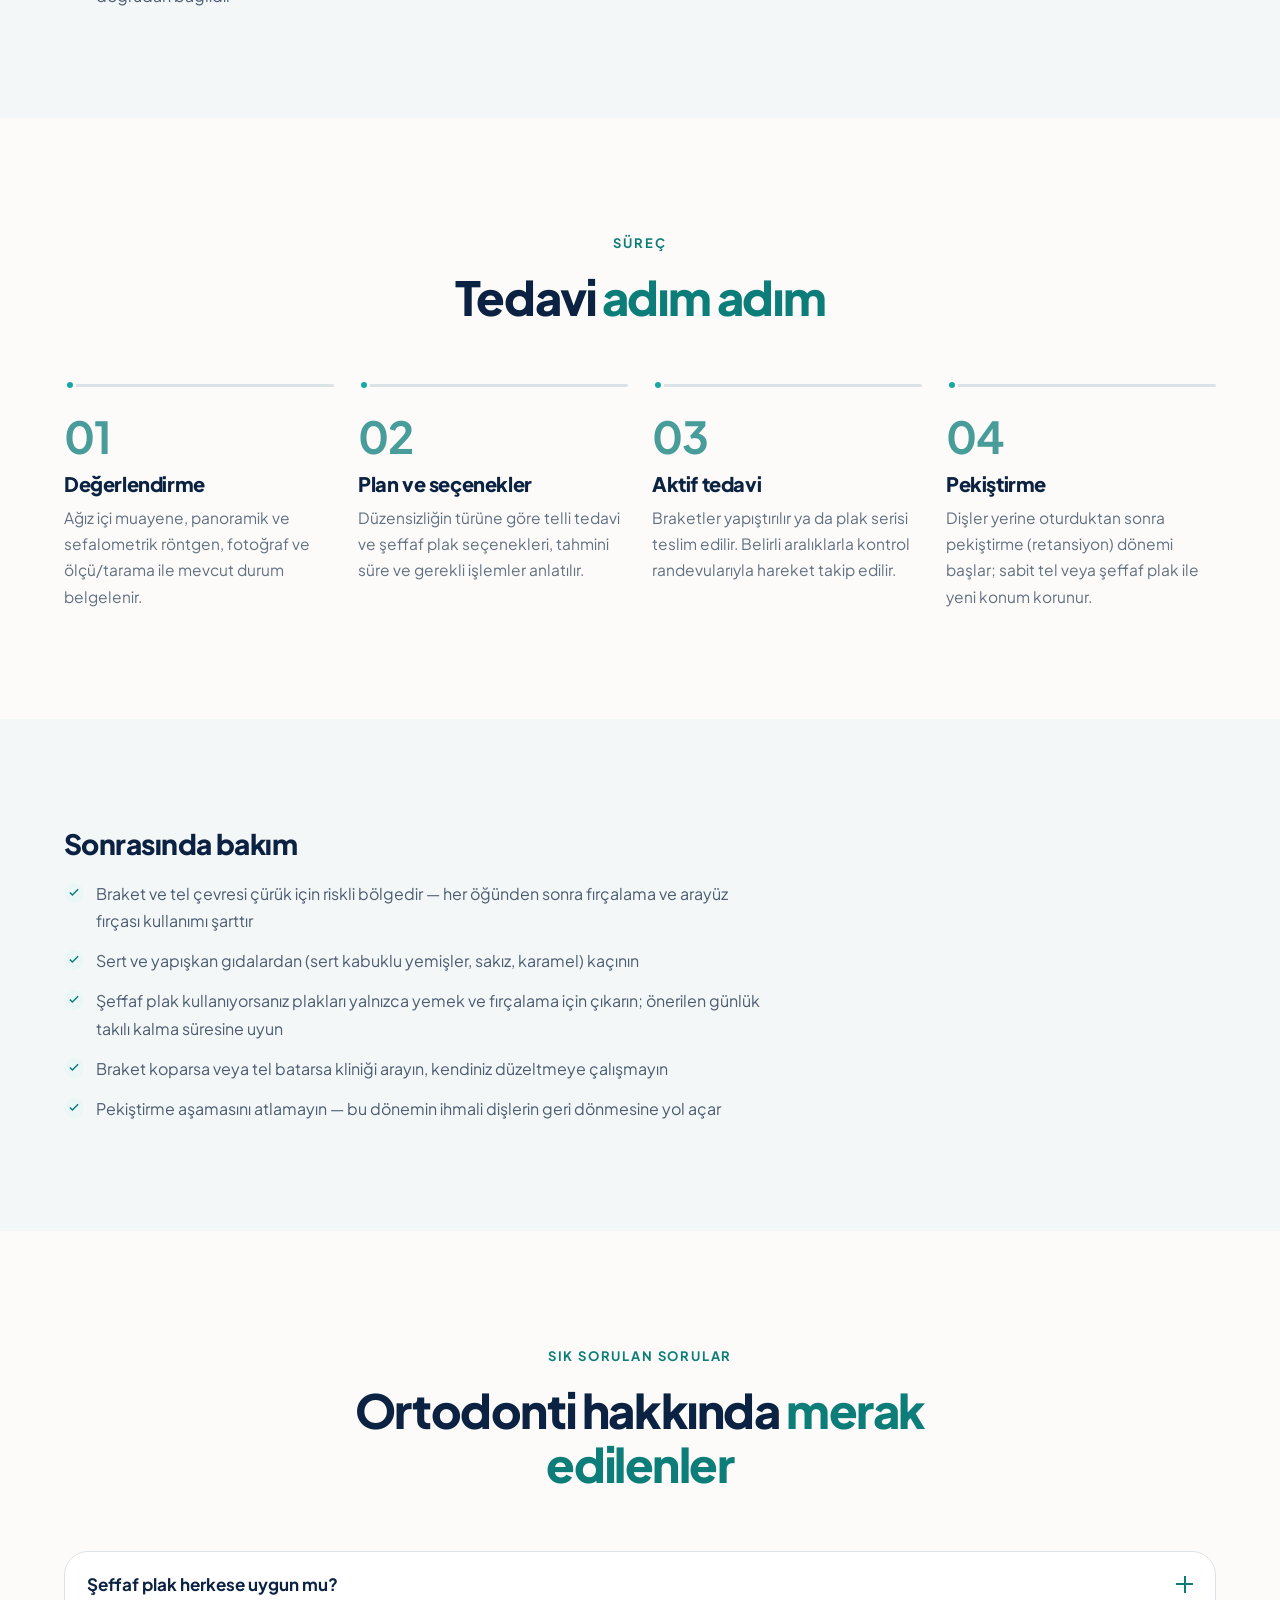
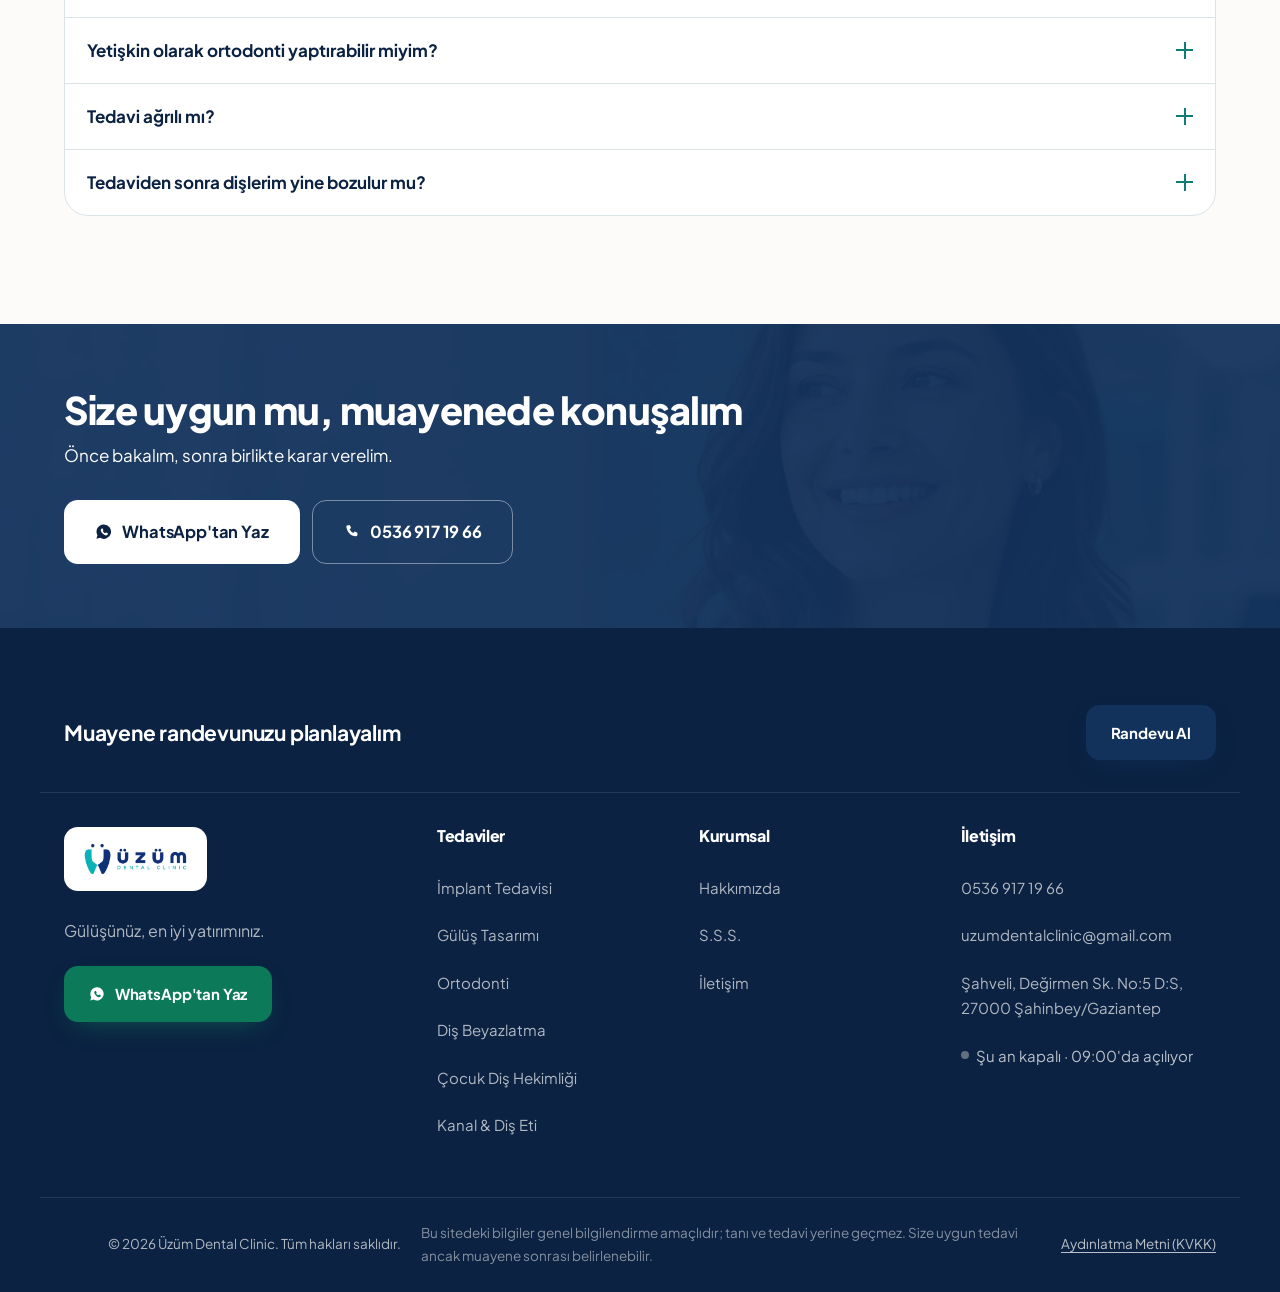
<file: ortodonti.html>
<!DOCTYPE html>
<html lang="tr">
<head>
<meta charset="UTF-8">
<meta name="viewport" content="width=device-width, initial-scale=1">
<title>Ortodonti — Üzüm Dental Clinic | Gaziantep</title>
<meta name="description" content="Gaziantep'te ortodonti: şeffaf plak ve telli tedavi seçenekleri, yetişkin ortodontisi, tedavi süreci, süresi ve pekiştirme dönemi.">
<meta name="theme-color" content="#12325C">

<meta property="og:type" content="article">
<meta property="og:title" content="Ortodonti — Üzüm Dental Clinic">
<meta property="og:description" content="Gaziantep'te ortodonti: şeffaf plak ve telli tedavi seçenekleri, yetişkin ortodontisi, tedavi süreci, süresi ve pekiştirme dönemi.">
<meta property="og:image" content="assets/images/og-kapak.jpg">
<meta property="og:site_name" content="Üzüm Dental Clinic">
<meta property="og:locale" content="tr_TR">
<meta name="twitter:card" content="summary_large_image">

<link rel="icon" href="favicon.ico" sizes="any">
<link rel="apple-touch-icon" href="apple-touch-icon.png">

<!-- Fontlar yerel (assets/fonts/) — Google'a istek gitmiyor -->
<link rel="preload" href="assets/fonts/plus-jakarta-sans-latin.woff2" as="font" type="font/woff2" crossorigin>
<!-- latin-ext: ş Ş ğ Ğ İ bu dosyada. Preload edilmezse Türkçe metinde bu harfler geç gelir. -->
<link rel="preload" href="assets/fonts/plus-jakarta-sans-latin-ext.woff2" as="font" type="font/woff2" crossorigin>
<link rel="stylesheet" href="css/style.css">
</head>
<body>

<!--
  ============================================================================
  ⚠️  HEKİME NOT — bu yorum ziyaretçiye görünmez.

  Bu sayfadaki tıbbi metinler genel diş hekimliği bilgisi olarak hazırlandı.
  Yayına almadan önce kendi klinik uygulamanıza göre okuyup onaylayın:
  süreler, seans sayıları ve kullandığınız yöntemler kliniğinize göre değişir.

  Metinlerde bilinçli olarak yer ALMAYAN şeyler (mevzuat gereği):
   · sonuç garantisi ve "kesin çözüm" ifadeleri
   · "ağrısız", "en iyi", "Türkiye'nin lideri" gibi mutlak/üstünlük iddiaları
   · fiyat, indirim, kampanya, taksit duyurusu
   · hasta yorumu ve öncesi/sonrası görseli
  Bunları eklemeden önce bağlı olduğunuz Diş Hekimleri Odası'na danışın.
  ============================================================================
-->

<svg class="iconLib" aria-hidden="true" focusable="false" xmlns="http://www.w3.org/2000/svg">
  <symbol id="i-check" viewBox="0 0 24 24"><path d="M9.6 16.6 5 12l1.6-1.6 3 3 7.8-7.8L19 7.2 9.6 16.6Z"/></symbol>
  <symbol id="i-arrow" viewBox="0 0 24 24"><path d="M13.2 4.6 20.6 12l-7.4 7.4-1.6-1.6 4.7-4.7H3.4v-2.2h12.9l-4.7-4.7 1.6-1.6Z"/></symbol>
  <symbol id="i-wa" viewBox="0 0 24 24"><path d="M12 2a10 10 0 0 0-8.6 15L2 22l5.2-1.4A10 10 0 1 0 12 2Zm5.3 14c-.2.6-1.2 1.2-1.7 1.2-.5.1-1 .1-1.6-.1a13 13 0 0 1-5-4.4c-.4-.5-1-1.4-1-2.7s.7-1.9 1-2.2c.2-.2.5-.3.7-.3h.5c.2 0 .4 0 .6.5l.8 2c.1.2 0 .4-.1.5l-.4.5c-.1.2-.3.3-.1.6.4.7 1 1.4 1.6 1.9.6.4 1 .6 1.2.7.2 0 .3 0 .5-.2l.7-.8c.2-.2.3-.2.5-.1l2 1c.2.1.4.2.4.3.1.2.1.6 0 1.1Z"/></symbol>
  <symbol id="i-phone" viewBox="0 0 24 24"><path d="M6.6 3h3l1.6 4-2.1 1.5a12 12 0 0 0 5.4 5.4L16 11.8l4 1.6v3a2 2 0 0 1-2.2 2C10.4 17.7 6.3 13.6 4.6 5.2A2 2 0 0 1 6.6 3Z"/></symbol>
  <symbol id="i-clock" viewBox="0 0 24 24"><path d="M12 2a10 10 0 1 0 0 20 10 10 0 0 0 0-20Zm.9 4.6v5.1l4 2.4-.9 1.5-5-3V6.6h1.9Z"/></symbol>
  <symbol id="i-tooth" viewBox="0 0 24 24"><path d="M12 3.2c-1.5 0-2.1.6-3.6.6C6.6 3.8 5.4 3 4.4 3.6 3 4.4 2.6 6.4 3 9c.3 2 .8 3 1.2 5 .4 1.9.3 4.6 1.5 5.7 1.3 1.1 2.1-.6 2.4-2.2.3-1.6.4-3.6 1.4-4.4.9-.7 2.1-.7 3 0 1 .8 1.1 2.8 1.4 4.4.3 1.6 1.1 3.3 2.4 2.2 1.2-1.1 1.1-3.8 1.5-5.7.4-2 .9-3 1.2-5 .4-2.6 0-4.6-1.4-5.4-1-.6-2.2.2-4 .2-1.5 0-2.1-.6-3.6-.6Z"/></symbol>
  <symbol id="i-implant" viewBox="0 0 24 24"><path d="M12 2 8.5 5.5h7L12 2Zm-3.5 5.5h7v2h-7v-2Zm.5 3.5h6l-.6 3H9.6l-.6-3Zm.8 4.5h4.4l-.5 2.5H10.3l-.5-2.5Zm.7 4h3l-1.5 4-1.5-4Z"/></symbol>
  <symbol id="i-braces" viewBox="0 0 24 24"><path d="M3 8h18v2.2H3V8Zm0 5.8h18V16H3v-2.2ZM6 6.5h2.4v11H6v-11Zm4.8 0h2.4v11h-2.4v-11Zm4.8 0H18v11h-2.4v-11Z"/></symbol>
  <symbol id="i-sparkle" viewBox="0 0 24 24"><path d="M12 2.5 13.9 8 19.5 10 13.9 12 12 17.5 10.1 12 4.5 10 10.1 8 12 2.5Zm6.5 9.5.9 2.6 2.6.9-2.6.9-.9 2.6-.9-2.6-2.6-.9 2.6-.9.9-2.6ZM5 14l.7 2 2 .7-2 .7L5 19.4l-.7-2-2-.7 2-.7L5 14Z"/></symbol>
  <symbol id="i-child" viewBox="0 0 24 24"><path d="M12 2a5 5 0 0 1 5 5v1a5 5 0 0 1-10 0V7a5 5 0 0 1 5-5Zm-1.6 5.2a.9.9 0 1 0 0 1.8.9.9 0 0 0 0-1.8Zm3.2 0a.9.9 0 1 0 0 1.8.9.9 0 0 0 0-1.8ZM4 22a8 8 0 0 1 16 0v.2H4V22Z"/></symbol>
  <symbol id="i-shield" viewBox="0 0 24 24"><path d="M12 2 4 5.2v6.3c0 5 3.4 9.6 8 10.5 4.6-.9 8-5.5 8-10.5V5.2L12 2Zm3.9 7.2-4.7 5.9-3.1-3 1.4-1.5 1.6 1.5 3.3-4.2 1.5 1.3Z"/></symbol>
  <!-- Footer sosyal ikonlari main.js tarafindan her sayfada basiliyor. -->
  <symbol id="i-ig" viewBox="0 0 24 24"><path d="M12 2.2c3.2 0 3.6 0 4.9.1 1.2.1 1.8.3 2.2.4.6.2 1 .5 1.4.9.4.4.7.8.9 1.4.2.4.4 1 .4 2.2.1 1.3.1 1.7.1 4.9s0 3.6-.1 4.9c-.1 1.2-.3 1.8-.4 2.2-.2.6-.5 1-.9 1.4-.4.4-.8.7-1.4.9-.4.2-1 .4-2.2.4-1.3.1-1.7.1-4.9.1s-3.6 0-4.9-.1c-1.2-.1-1.8-.3-2.2-.4-.6-.2-1-.5-1.4-.9-.4-.4-.7-.8-.9-1.4-.2-.4-.4-1-.4-2.2-.1-1.3-.1-1.7-.1-4.9s0-3.6.1-4.9c.1-1.2.3-1.8.4-2.2.2-.6.5-1 .9-1.4.4-.4.8-.7 1.4-.9.4-.2 1-.4 2.2-.4 1.3-.1 1.7-.1 4.9-.1Zm0 3.8a6 6 0 1 0 0 12 6 6 0 0 0 0-12Zm0 2.2a3.8 3.8 0 1 1 0 7.6 3.8 3.8 0 0 1 0-7.6Zm6.2-3.9a1.4 1.4 0 1 0 0 2.8 1.4 1.4 0 0 0 0-2.8Z"/></symbol>
  <symbol id="i-fb" viewBox="0 0 24 24"><path d="M13.5 22v-8.2h2.8l.4-3.2h-3.2V8.5c0-.9.3-1.6 1.6-1.6h1.7V4c-.3 0-1.3-.1-2.5-.1-2.5 0-4.2 1.5-4.2 4.3v2.4H7.3v3.2h2.8V22h3.4Z"/></symbol>
  <symbol id="i-yt" viewBox="0 0 24 24"><path d="M21.6 7.2c-.2-.9-.9-1.6-1.8-1.8C18.2 5 12 5 12 5s-6.2 0-7.8.4c-.9.2-1.6.9-1.8 1.8C2 8.8 2 12 2 12s0 3.2.4 4.8c.2.9.9 1.6 1.8 1.8C5.8 19 12 19 12 19s6.2 0 7.8-.4c.9-.2 1.6-.9 1.8-1.8.4-1.6.4-4.8.4-4.8s0-3.2-.4-4.8ZM10 15.1V8.9l5.2 3.1-5.2 3.1Z"/></symbol>
  <symbol id="i-tiktok" viewBox="0 0 24 24"><path d="M16.5 2h-3v13.2a2.6 2.6 0 1 1-2.1-2.5V9.6a5.9 5.9 0 1 0 5.1 5.8V8.9a6.7 6.7 0 0 0 3.9 1.2V7a3.9 3.9 0 0 1-3.9-3.9V2Z"/></symbol>
</svg>

<a class="skip-link" href="#main">İçeriğe atla</a>

<header class="header" id="header">
  <div class="wrap header__in">
    <a href="index.html" class="logo" aria-label="Ana sayfa">
      <img class="logo__img" src="assets/images/logo.png" alt="Üzüm Dental Clinic" width="1583" height="604">
    </a>
    <nav class="nav" id="nav" aria-label="Ana menü">
      <!-- Menü linkleri js/config.js > menu dizisinden basılır -->
      <div class="nav__mobileCta">
        <a class="btn btn--wa btn--block" data-site-href="wa" target="_blank" rel="noopener">
          <svg class="ic"><use href="#i-wa"/></svg> WhatsApp'tan Yaz
        </a>
        <a class="btn btn--primary btn--block" href="index.html#iletisim">Randevu Al</a>
      </div>
    </nav>

    <div class="header__actions">
      <a class="btn btn--ghost btn--icon-only" data-site-href="tel" aria-label="Telefonla ara">
        <svg class="ic"><use href="#i-phone"/></svg>
      </a>
      <a class="btn btn--primary" href="index.html#iletisim">
        Randevu Al <svg class="ic"><use href="#i-arrow"/></svg>
      </a>
      <button class="burger" id="burger" aria-label="Menüyü aç" aria-expanded="false" aria-controls="nav">
        <span></span><span></span><span></span>
      </button>
    </div>
  </div>
</header>

<main id="main">

<section class="section tedaviHero">
  <div class="wrap">
    <nav class="crumbs" aria-label="Site içi konum">
      <a href="index.html">Ana sayfa</a>
      <span aria-hidden="true">›</span>
      <a href="index.html#hizmetler">Tedaviler</a>
      <span aria-hidden="true">›</span>
      <span aria-current="page">Ortodonti</span>
    </nav>

    <div class="tedaviHero__in">
      <span class="tedaviHero__ico"><svg class="ic"><use href="#i-braces"/></svg></span>
      <h1 class="secTitle"><em>Ortodonti</em></h1>
      <p class="secLead">Çapraşık dişler ve kapanış bozuklukları için telli tedavi veya şeffaf plak. Yalnızca görünüm değil, çiğneme ve ağız sağlığı da düzelir.</p>
      <div class="tedaviHero__cta">
        <a class="btn btn--primary btn--lg" href="index.html#iletisim">
          Randevu Al <svg class="ic"><use href="#i-arrow"/></svg>
        </a>
        <a class="btn btn--wa btn--lg" data-site-href="wa" target="_blank" rel="noopener">
          <svg class="ic"><use href="#i-wa"/></svg> WhatsApp'tan Sor
        </a>
      </div>
    </div>
  </div>
</section>

<section class="section section--alt">
  <div class="wrap tedavi">
    <article class="tedavi__body">

      <h2>Ortodonti nedir?</h2>
      <p>Ortodonti, dişlerin ve çenelerin konumundaki düzensizlikleri düzelten diş hekimliği dalıdır. Dişlere kontrollü ve hafif kuvvetler uygulanarak, diş çevresindeki kemiğin yeniden şekillenmesi sağlanır ve dişler planlanan yere taşınır.</p>
      <p>Çapraşıklık yalnızca estetik bir konu değildir: üst üste binmiş dişlerin temizlenmesi zordur, bu da çürük ve diş eti hastalığı riskini artırır. Kapanış bozuklukları ise çiğnemeyi, bazı durumlarda çene eklemini etkileyebilir.</p>
      <p>Tedavi metal veya seramik braketlerle (telli tedavi) ya da sırayla değiştirilen şeffaf plaklarla yapılabilir. Hangisinin uygun olduğu düzensizliğin türüne ve miktarına göre değişir; her vaka şeffaf plakla çözülemez.</p>

      <h2>Kimler için uygun?</h2>
      <ul class="tickList">
          <li><svg class="ic"><use href="#i-check"/></svg> Dişlerinde çapraşıklık, dönüklük veya aralık olanlar</li>
          <li><svg class="ic"><use href="#i-check"/></svg> Alt–üst çene kapanışı uyumsuz olanlar</li>
          <li><svg class="ic"><use href="#i-check"/></svg> Süt–daimî diş geçiş döneminde yönlendirme gereken çocuklar</li>
          <li><svg class="ic"><use href="#i-check"/></svg> Yıllar içinde dişleri yeniden çapraşıklaşmış yetişkinler</li>
      </ul>

      <h3>Nelere dikkat edilir?</h3>
      <ul class="tickList tickList--warn">
          <li><svg class="ic"><use href="#i-check"/></svg> Ortodonti her yaşta mümkündür, ancak çocuklarda çene gelişimi de yönlendirilebildiği için erken değerlendirme avantaj sağlar</li>
          <li><svg class="ic"><use href="#i-check"/></svg> Aktif çürük ve diş eti hastalığı varsa tedaviye başlamadan önce giderilir</li>
          <li><svg class="ic"><use href="#i-check"/></svg> Tedavinin başarısı, plakların günde önerilen süre boyunca takılmasına ve ağız bakımına doğrudan bağlıdır</li>
      </ul>

    </article>

    <aside class="tedavi__side reveal">
      <div class="sideCard">
        <h3><svg class="ic"><use href="#i-clock"/></svg> Süre ve seans</h3>
        <dl class="sideCard__list">
          <div><dt>Kontrol aralığı</dt><dd>Telli tedavide genellikle 4–8 haftada bir</dd></div>
          <div><dt>Aktif tedavi süresi</dt><dd>Vakaya göre çoğunlukla 6 ay – 2 yıl</dd></div>
          <div><dt>Pekiştirme dönemi</dt><dd>En az aktif tedavi kadar, çoğu vakada daha uzun</dd></div>
        </dl>
        <p class="sideCard__note">Süreler genel bilgidir; size özel plan muayene sonrası çıkarılır.</p>
        <a class="btn btn--primary btn--block" href="index.html#iletisim">Muayene randevusu</a>
      </div>

      <nav class="sideNav" aria-label="Diğer tedaviler">
        <h3>Diğer tedaviler</h3>
        <a href="implant-tedavisi.html">İmplant Tedavisi</a>
        <a href="gulus-tasarimi.html">Gülüş Tasarımı</a>
        <a href="dis-beyazlatma.html">Diş Beyazlatma</a>
        <a href="cocuk-dis-hekimligi.html">Çocuk Diş Hekimliği</a>
        <a href="kanal-ve-dis-eti.html">Kanal Tedavisi ve Diş Eti</a>
      </nav>
    </aside>
  </div>
</section>

<section class="section">
  <div class="wrap">
    <header class="secHead reveal">
      <span class="eyebrow">Süreç</span>
      <h2 class="secTitle">Tedavi <em>adım adım</em></h2>
    </header>
    <div class="steps">
        <article class="step reveal">
          <span class="step__num">01</span>
          <h3>Değerlendirme</h3>
          <p>Ağız içi muayene, panoramik ve sefalometrik röntgen, fotoğraf ve ölçü/tarama ile mevcut durum belgelenir.</p>
        </article>
        <article class="step reveal">
          <span class="step__num">02</span>
          <h3>Plan ve seçenekler</h3>
          <p>Düzensizliğin türüne göre telli tedavi ve şeffaf plak seçenekleri, tahmini süre ve gerekli işlemler anlatılır.</p>
        </article>
        <article class="step reveal">
          <span class="step__num">03</span>
          <h3>Aktif tedavi</h3>
          <p>Braketler yapıştırılır ya da plak serisi teslim edilir. Belirli aralıklarla kontrol randevularıyla hareket takip edilir.</p>
        </article>
        <article class="step reveal">
          <span class="step__num">04</span>
          <h3>Pekiştirme</h3>
          <p>Dişler yerine oturduktan sonra pekiştirme (retansiyon) dönemi başlar; sabit tel veya şeffaf plak ile yeni konum korunur.</p>
        </article>
    </div>
  </div>
</section>

<section class="section section--alt">
  <div class="wrap tedavi">
    <article class="tedavi__body">
      <h2>Sonrasında bakım</h2>
      <ul class="tickList">
          <li><svg class="ic"><use href="#i-check"/></svg> Braket ve tel çevresi çürük için riskli bölgedir — her öğünden sonra fırçalama ve arayüz fırçası kullanımı şarttır</li>
          <li><svg class="ic"><use href="#i-check"/></svg> Sert ve yapışkan gıdalardan (sert kabuklu yemişler, sakız, karamel) kaçının</li>
          <li><svg class="ic"><use href="#i-check"/></svg> Şeffaf plak kullanıyorsanız plakları yalnızca yemek ve fırçalama için çıkarın; önerilen günlük takılı kalma süresine uyun</li>
          <li><svg class="ic"><use href="#i-check"/></svg> Braket koparsa veya tel batarsa kliniği arayın, kendiniz düzeltmeye çalışmayın</li>
          <li><svg class="ic"><use href="#i-check"/></svg> Pekiştirme aşamasını atlamayın — bu dönemin ihmali dişlerin geri dönmesine yol açar</li>
      </ul>
    </article>
  </div>
</section>

<section class="section" id="sss">
  <div class="wrap">
    <header class="secHead reveal">
      <span class="eyebrow">Sık Sorulan Sorular</span>
      <h2 class="secTitle">Ortodonti hakkında <em>merak edilenler</em></h2>
    </header>
    <div class="faq">
        <details class="faq__item reveal">
          <summary>Şeffaf plak herkese uygun mu?</summary>
          <div class="faq__body"><p>Hayır. Hafif ve orta düzeydeki birçok düzensizlikte iyi sonuç verir, ancak belirgin çene uyumsuzluklarında ve bazı karmaşık hareketlerde telli tedavi gerekir. Hangisinin uygun olduğu röntgen ve muayene sonrası belirlenir.</p></div>
        </details>
        <details class="faq__item reveal">
          <summary>Yetişkin olarak ortodonti yaptırabilir miyim?</summary>
          <div class="faq__body"><p>Evet. Diş eti ve destek dokular sağlıklı olduğu sürece ortodonti yaş sınırı olmayan bir tedavidir. Yetişkinlerde kemik dönüşümü daha yavaş olduğu için tedavi çocuklara göre biraz daha uzun sürebilir.</p></div>
        </details>
        <details class="faq__item reveal">
          <summary>Tedavi ağrılı mı?</summary>
          <div class="faq__body"><p>Braketlerin takılması ve her plak değişimi sonrası birkaç gün süren bir basınç hissi ve hassasiyet olabilir. Bu his genellikle kısa sürede geçer; gerekirse basit ağrı kesiciler yeterli olur.</p></div>
        </details>
        <details class="faq__item reveal">
          <summary>Tedaviden sonra dişlerim yine bozulur mu?</summary>
          <div class="faq__body"><p>Pekiştirme aşamasına uyulmazsa dişlerin bir miktar geri dönme eğilimi vardır. Bu yüzden pekiştirme, tedavinin ayrılmaz bir parçasıdır ve uzun süre devam eder.</p></div>
        </details>
    </div>
  </div>
</section>

<section class="ctaStrip">
  <img class="ctaStrip__bg" src="assets/images/gulus.jpg" alt="" aria-hidden="true" width="1600" height="900" loading="lazy">
  <div class="wrap ctaStrip__in">
    <div>
      <h2>Size uygun mu, muayenede konuşalım</h2>
      <p>Önce bakalım, sonra birlikte karar verelim.</p>
    </div>
    <div class="ctaStrip__btns">
      <a class="btn btn--light btn--lg" data-site-href="wa" target="_blank" rel="noopener">
        <svg class="ic"><use href="#i-wa"/></svg> WhatsApp'tan Yaz
      </a>
      <a class="btn btn--outlineLight btn--lg" data-site-href="tel">
        <svg class="ic"><use href="#i-phone"/></svg> <span data-site="phoneDisplay"></span>
      </a>
    </div>
  </div>
</section>

</main>

<!-- Footer js/config.js > menu dizisinden basılır -->
<footer class="footer" id="footer"></footer>

<a class="waFab" data-site-href="wa" target="_blank" rel="noopener" aria-label="WhatsApp'tan yazın">
  <svg class="ic"><use href="#i-wa"/></svg>
  <span class="waFab__label">WhatsApp'tan Yaz</span>
  <span class="waFab__ping" aria-hidden="true"></span>
</a>

<script type="application/ld+json">
{
  "@context": "https://schema.org",
  "@type": "BreadcrumbList",
  "itemListElement": [
    {
      "@type": "ListItem",
      "position": 1,
      "name": "Ana sayfa",
      "item": "index.html"
    },
    {
      "@type": "ListItem",
      "position": 2,
      "name": "Tedaviler"
    },
    {
      "@type": "ListItem",
      "position": 3,
      "name": "Ortodonti"
    }
  ]
}
</script>

<script type="application/ld+json">
{
  "@context": "https://schema.org",
  "@type": "MedicalWebPage",
  "name": "Ortodonti",
  "description": "Gaziantep'te ortodonti: şeffaf plak ve telli tedavi seçenekleri, yetişkin ortodontisi, tedavi süreci, süresi ve pekiştirme dönemi.",
  "inLanguage": "tr-TR",
  "about": {
    "@type": "MedicalProcedure",
    "name": "Ortodonti"
  }
}
</script>

<script src="js/config.js"></script>
<script src="js/main.js"></script>
</body>
</html>
</file>
<file: css/style.css>
/* =========================================================
   ÜZÜM DENTAL CLINIC — Stil Dosyası
   Palet doğrudan logodan alınmıştır:
   lacivert #12325C · turkuaz #16A9A3 · açık gri #DCE3E7
   ========================================================= */

/* ---------- 0. FONTLAR (yerel) ----------
   Google Fonts CDN'den değil, assets/fonts/ içinden yükleniyor:
   ziyaretçinin IP'si Google'a gitmiyor ve sayfa daha erken çiziliyor.
   Sitenin TEK yazi tipi: Plus Jakarta Sans degisken font (400-800 tek
   dosya), yalnizca latin + latin-ext alt kumeleri — Turkce karakterler
   latin-ext'te. SIL Open Font License 1.1 ile lisansli, bkz.
   assets/fonts/OFL.txt
   ---------------------------------------- */
/* latin-ext */
@font-face {
  font-family: 'Plus Jakarta Sans';
  font-style: normal;
  font-weight: 400 800;
  font-display: swap;
  src: url(../assets/fonts/plus-jakarta-sans-latin-ext.woff2) format('woff2');
  unicode-range: U+0100-02BA, U+02BD-02C5, U+02C7-02CC, U+02CE-02D7, U+02DD-02FF, U+0304, U+0308, U+0329, U+1D00-1DBF, U+1E00-1E9F, U+1EF2-1EFF, U+2020, U+20A0-20AB, U+20AD-20C0, U+2113, U+2C60-2C7F, U+A720-A7FF;
}
/* latin */
@font-face {
  font-family: 'Plus Jakarta Sans';
  font-style: normal;
  font-weight: 400 800;
  font-display: swap;
  src: url(../assets/fonts/plus-jakarta-sans-latin.woff2) format('woff2');
  unicode-range: U+0000-00FF, U+0131, U+0152-0153, U+02BB-02BC, U+02C6, U+02DA, U+02DC, U+0304, U+0308, U+0329, U+2000-206F, U+20AC, U+2122, U+2191, U+2193, U+2212, U+2215, U+FEFF, U+FFFD;
}

/* ---------- 1. TOKENLAR ---------- */
:root{
  --navy-900:#0B2242;
  --navy:#12325C;
  --navy-700:#1A4478;
  --navy-100:#E7EDF5;
  --navy-50:#F2F6FA;

  --teal:#16A9A3;
  --teal-700:#0D7D79;   /* metin rengi: beyaz/kağıt zeminde 4.5:1 üstü (WCAG AA) */
  --teal-100:#D6F0EE;
  --teal-50:#EAF7F6;

  --mist:#DCE3E7;
  --paper:#FCFBF9;
  --paper-2:#F4F7F8;

  --body:#4C5D71;
  --muted:#627182;      /* ikincil metin: beyaz/kağıt zeminde 4.5:1 üstü (WCAG AA) */
  --gold:#DFA83C;
  --err:#C6392F;
  --wa:#0C7A59;
  --wa-700:#095E45;

  --r-sm:10px;
  --r:16px;
  --r-lg:24px;
  --r-xl:34px;
  --pill:999px;
  /* Butonlar icin olculu kose. Tam pill (--pill) buton grubunu tuketici
     uygulamasi gibi gosteriyordu; 14px klinik/kurumsal duruyor ve mevcut
     yaricap olceginin (10 / 16 / 24 / 34) icine oturuyor. Chip, waFab,
     toTop ve carousel oklari pill/daire kalmaya devam eder. */
  --r-btn:14px;

  --sh-sm:0 1px 2px rgba(11,34,66,.05), 0 3px 10px rgba(11,34,66,.05);
  --sh:0 4px 14px rgba(11,34,66,.06), 0 20px 44px -20px rgba(11,34,66,.24);
  --sh-lg:0 34px 90px -34px rgba(11,34,66,.42);

  --wrap:1200px;
  --gut:24px;
  --t:.35s cubic-bezier(.22,.61,.36,1);

  --font:"Plus Jakarta Sans",system-ui,-apple-system,"Segoe UI",Roboto,sans-serif;
}

/* ---------- 2. RESET ---------- */
*,*::before,*::after{box-sizing:border-box}
*{margin:0;padding:0}
/* --headerH: yapışkan header'ın GERÇEK yüksekligi, js/main.js > headerOlc()
   tarafından yazılır (masaüstü 81px, ≤1080px 71px). Buraya ek bir sabit
   EKLENMEZ: JS yolundaki hedefY = rect.top + scrollY - headerH formülüyle
   birebir aynı noktayı verir, böylece iki yol çakışsa bile aynı yeri
   hedefler. JS çalışmazsa yedek 96px devreye girer. */
html{scroll-behavior:smooth;scroll-padding-top:var(--headerH, 96px);-webkit-text-size-adjust:100%}
body{
  font-family:var(--font);
  font-size:17px;
  line-height:1.7;
  color:var(--body);
  background:var(--paper);
  -webkit-font-smoothing:antialiased;
  overflow-x:hidden;
}
body.is-locked{overflow:hidden}
img,svg{display:block;max-width:100%}
/* Verisi olmayan bölümler JS'te hidden ile kapanır — display kurallarını yensin */
[hidden]{display:none!important}
a{color:inherit;text-decoration:none}
button,input,select,textarea{font:inherit;color:inherit}
button{background:none;border:0;cursor:pointer}
ul,ol{list-style:none}
h1,h2,h3,h4{color:var(--navy-900);line-height:1.15;letter-spacing:-.02em;font-weight:800}
::selection{background:var(--teal);color:#fff}

.skip-link{
  position:absolute;left:-9999px;top:0;z-index:999;
  background:var(--navy);color:#fff;padding:12px 20px;border-radius:0 0 var(--r-sm) 0;
}
.skip-link:focus{left:0}

:is(a,button,input,select,textarea,summary,[tabindex]):focus-visible{
  outline:3px solid var(--teal);
  outline-offset:3px;
  border-radius:6px;
}

/* ---------- 3. YARDIMCILAR ---------- */
.wrap{width:100%;max-width:var(--wrap);margin-inline:auto;padding-inline:var(--gut)}

.section{padding:clamp(64px,8.5vw,118px) 0}
.section--tight{padding:clamp(40px,5vw,64px) 0}
.section--alt{background:var(--paper-2)}
/* Bolum ritmi: "Sonuclar" ve "Yorumlar" verisi bos oldugunda JS o bolumleri
   gizliyor ve geriye ARDISIK iki alt-zeminli bolum kaliyordu (S.S.S. +
   Iletisim) — ikisi tek bir gri blok gibi okunuyor, aralarindaki 217px'lik
   bosluk olu alana donusuyordu. Bu kural siralamayi kendi kendine duzeltir:
   bir alt-zemin digerini takip ederse ikincisi kagit zemine doner. Veri
   doldurulup bolumler geri geldiginde de dogru calisir. */
.section--alt + .section--alt{background:var(--paper)}

.ic{width:1em;height:1em;fill:currentColor;flex:none}

.eyebrow{
  display:inline-flex;align-items:center;gap:9px;
  font-size:13px;font-weight:700;letter-spacing:.14em;text-transform:uppercase;
  color:var(--teal-700);margin-bottom:16px;
}
.eyebrow::before{content:"";width:26px;height:2px;background:var(--teal);border-radius:2px}
.eyebrow--light{color:var(--teal-100)}
.eyebrow--light::before{background:var(--teal-100)}

.secHead{max-width:680px;margin:0 auto clamp(38px,5vw,60px);text-align:center}
.secHead .eyebrow::before{display:none}

.secTitle{font-size:clamp(29px,4vw,47px);letter-spacing:-.03em}
/* ---- MARKA VURGUSU — sitenin TEK vurgu kurali ----
   Baslik icindeki <em>, ikinci bir yazi tipiyle degil YALNIZCA renkle
   ayrisir: ayni Plus Jakarta Sans, ayni agirlik, ayni tracking, normal
   style. Ayni kural hero'daki .hero__accent icin de gecerli (bkz. hero
   bolumu) — boylece ana sayfa, 6 tedavi sayfasi ve 404 ayni dili konusur.
   Eskiden burada Instrument Serif italic 400 vardi; her bolum basliginda
   ikinci bir font karakteri olusturuyordu. */
.secTitle em{font-style:normal;color:var(--teal-700)}
.secTitle--light{color:#fff}
.secTitle--light em{color:var(--teal-100)}

.secLead{margin-top:18px;font-size:clamp(16px,1.6vw,19px);color:var(--muted)}

.chip{
  display:inline-flex;align-items:center;gap:10px;
  padding:8px 16px 8px 12px;border-radius:var(--pill);
  background:var(--teal-50);border:1px solid var(--teal-100);
  color:var(--teal-700);font-size:14px;font-weight:600;
}
.chip__dot{width:8px;height:8px;border-radius:50%;background:var(--teal);position:relative}
.chip__dot::after{
  content:"";position:absolute;inset:-5px;border-radius:50%;
  border:2px solid var(--teal);opacity:.5;animation:ping 2.2s ease-out infinite;
}
@keyframes ping{0%{transform:scale(.5);opacity:.7}100%{transform:scale(1.5);opacity:0}}

.stars{display:flex;gap:3px;color:var(--gold);font-size:16px}

/* Butonlar */
.btn{
  display:inline-flex;align-items:center;justify-content:center;gap:10px;
  padding:14px 24px;border-radius:var(--r-btn);
  font-size:15px;font-weight:700;letter-spacing:-.01em;white-space:nowrap;
  border:1.5px solid transparent;cursor:pointer;
  transition:transform var(--t),background var(--t),box-shadow var(--t),color var(--t),border-color var(--t);
}
.btn .ic{font-size:1.05em}
.btn:hover{transform:translateY(-2px)}
/* Dokunma geri bildirimi: mobilde hover yok, basılı hâlde buton hafifçe
   içeri çöker. Renk/ölçü sistemi değişmiyor. */
.btn:active{transform:translateY(0) scale(.985)}
.btn:focus-visible{outline:2px solid var(--teal-700);outline-offset:3px}
.btn--lg{padding:17px 30px;font-size:16.5px}
.btn--block{width:100%}
/* Tam genişlikteki butonda uzun etiket sarabilmeli — .btn'deki
   white-space:nowrap dar ekranda metni kırpıyordu */
.btn--block{white-space:normal;text-align:center}
/* Ikon-butonu daire kalir: icinde metin yok, kare kose orada agir durur. */
.btn--icon-only{padding:13px;font-size:18px;border-radius:var(--pill)}

.btn--primary{background:var(--navy);color:#fff;box-shadow:0 10px 26px -12px rgba(18,50,92,.75)}
.btn--primary:hover{background:var(--navy-700);box-shadow:0 16px 34px -14px rgba(18,50,92,.8)}

.btn--wa{background:var(--wa);color:#fff;box-shadow:0 10px 26px -12px rgba(12,122,89,.7)}
.btn--wa:hover{background:var(--wa-700);box-shadow:0 16px 34px -14px rgba(12,122,89,.75)}

.btn--outline{background:transparent;color:var(--navy);border-color:var(--mist)}
.btn--outline:hover{border-color:var(--navy);background:var(--navy-50)}

.btn--ghost{background:var(--navy-50);color:var(--navy)}
.btn--ghost:hover{background:var(--navy-100)}

.btn--light{background:#fff;color:var(--navy-900)}
.btn--light:hover{background:var(--teal-50)}

.btn--outlineLight{background:transparent;color:#fff;border-color:rgba(255,255,255,.42)}
.btn--outlineLight:hover{background:rgba(255,255,255,.12);border-color:#fff}

/* Onay listesi */
.tickList{display:grid;gap:13px;margin-top:26px}
.tickList li{display:flex;gap:12px;align-items:flex-start;font-size:16px}
.tickList .ic{
  font-size:20px;color:var(--teal-700);background:var(--teal-50);
  border-radius:50%;padding:2px;margin-top:3px;
}
.tickList--light li{color:rgba(255,255,255,.88)}
.tickList--light .ic{color:#fff;background:rgba(255,255,255,.16)}

/* Fotoğraf yer tutucu — gerçek <img> eklenince otomatik gizlenir */
.photo{
  position:relative;overflow:hidden;border-radius:var(--r-lg);
  background:
    radial-gradient(120% 90% at 15% 10%, var(--teal-100) 0%, transparent 55%),
    radial-gradient(110% 100% at 88% 92%, var(--navy-100) 0%, transparent 58%),
    linear-gradient(150deg,#F1F6F8 0%,#E4EDF2 100%);
}
.photo img{width:100%;height:100%;object-fit:cover;position:relative;z-index:2}
.photo[data-photo]::after{
  content:attr(data-photo);
  position:absolute;inset:0;z-index:1;
  display:flex;align-items:center;justify-content:center;
  color:var(--navy);opacity:.34;
  font-size:14px;font-weight:700;letter-spacing:.14em;text-transform:uppercase;
  text-align:center;padding:20px;
}
.photo:has(img)::after{display:none}

/* Scroll animasyonu */
.reveal{opacity:0;transform:translateY(22px)}
.reveal.is-in{
  opacity:1;transform:none;
  transition:opacity .75s ease,transform .75s cubic-bezier(.22,.61,.36,1);
  transition-delay:var(--d,0ms);
}

@media (prefers-reduced-motion:reduce){
  html{scroll-behavior:auto}
  /* iteration-count olmadan `infinite` animasyonlar .01ms'lik dongulerle donmeye
     devam ediyordu (sitede 5 sonsuz animasyon var: ping x2, bob x2, surecAkis).
     Bu satir onlari gercekten durduruyor. */
  *,*::before,*::after{animation-duration:.01ms!important;animation-iteration-count:1!important;transition-duration:.01ms!important}
  .reveal{opacity:1;transform:none}
}

/* ---------- 4. ÜST ŞERİT + HEADER ---------- */
.topbar{background:var(--navy-900);color:rgba(255,255,255,.78);font-size:13.5px}
.topbar__in{display:flex;align-items:center;gap:28px;height:44px}
.topbar__item{display:inline-flex;align-items:center;gap:8px}
.topbar__item .ic{font-size:15px;color:var(--teal)}
.topbar__phone{
  margin-left:auto;font-weight:700;color:#fff;transition:color var(--t);
  /* WCAG 2.2 hedef boyutu: 24px. Dolgu tıklama alanını büyütür, negatif dış
     boşluk şeridin yüksekliğini olduğu gibi bırakır. */
  padding-block:4px;margin-block:-4px;
}
.topbar__phone:hover{color:var(--teal)}

.header{
  position:sticky;top:0;z-index:100;
  background:rgba(252,251,249,.88);
  backdrop-filter:saturate(180%) blur(14px);
  -webkit-backdrop-filter:saturate(180%) blur(14px);
  border-bottom:1px solid transparent;
  transition:box-shadow var(--t),border-color var(--t);
}
.header.is-stuck{border-bottom-color:var(--mist);box-shadow:0 6px 26px -18px rgba(11,34,66,.5)}
.header__in{display:flex;align-items:center;gap:22px;min-height:80px}

.logo{display:inline-flex;align-items:center;flex:none}
.logo__img{height:clamp(38px,4.2vw,50px);width:auto;mix-blend-mode:multiply}

.nav{position:relative;display:flex;align-items:center;gap:4px;margin-left:auto}
.nav > a{
  position:relative;padding:10px 13px;border-radius:var(--r-sm);
  font-size:15.5px;font-weight:600;color:var(--navy);
  transition:color var(--t);
}
.nav > a::after{
  content:"";position:absolute;left:13px;right:13px;bottom:4px;height:2px;
  background:var(--teal);border-radius:2px;transform:scaleX(0);transform-origin:left;
  transition:transform var(--t);
}
.nav > a:hover{color:var(--teal-700)}
.nav > a:hover::after,.nav > a.is-active::after{transform:scaleX(1)}
.nav > a.is-active{color:var(--teal-700)}

/* Öğeden öğeye kayan tek alt çizgi. JS yalnızca masaüstünde ve hareket
   azaltma kapalıyken kurar; kurunca .nav'a has-ind ekler.
   DİKKAT: aşağıdaki ::after kapatması silinirse kayan çizgi ile tek tek
   alt çizgiler üst üste biner. */
.nav__ind{
  position:absolute;bottom:4px;left:0;height:2px;width:0;
  background:var(--teal);border-radius:2px;opacity:0;pointer-events:none;
  transition:transform var(--t),width var(--t),opacity var(--t);
}
.nav.has-ind > a::after{display:none}
.nav__mobileCta{display:none}

/* Açılır alt menü (Tedaviler) */
.navGroup{position:relative}
.navGroup__top{
  position:relative;display:inline-flex;align-items:center;gap:6px;
  padding:10px 13px;border-radius:var(--r-sm);
  font-size:15.5px;font-weight:600;color:var(--navy);
  transition:color var(--t);
}
.navGroup__top:hover,.navGroup.is-open .navGroup__top,
.navGroup__top.is-active{color:var(--teal-700)}
.navGroup__caret{font-size:15px;transform:rotate(90deg);transition:transform var(--t)}
.navGroup.is-open .navGroup__caret{transform:rotate(-90deg)}
.navGroup__menu{
  position:absolute;top:100%;left:0;z-index:20;min-width:238px;
  background:var(--paper);border:1px solid var(--mist);border-radius:var(--r);
  box-shadow:var(--sh);padding:8px;
  opacity:0;visibility:hidden;transform:translateY(-6px);pointer-events:none;
  /* DİKKAT: visibility BİLEREK geçişe dahil değil. Dahil edilirse 0.35s
     boyunca hidden kalıyor ve Tab'a hızlı basan klavye kullanıcısında
     tarayıcı odak sırasını hesaplarken alt menüyü ATLIYOR. */
  transition:opacity var(--t),transform var(--t);
}
/* Durumu JS yönetir (is-open + aria-expanded birlikte).
   :focus-within güvenlik ağı: JS çalışmazsa klavyeyle yine açılsın. */
.navGroup.is-open .navGroup__menu,
.navGroup:focus-within .navGroup__menu{
  opacity:1;visibility:visible;transform:none;pointer-events:auto;
}
.navGroup__menu a{
  display:block;padding:10px 12px;border-radius:var(--r-sm);
  font-size:15px;font-weight:600;color:var(--navy);
  transition:background var(--t),color var(--t);
}
.navGroup__menu a:hover{background:var(--teal-50);color:var(--teal-700)}

.header__actions{display:flex;align-items:center;gap:10px;flex:none}

.burger{display:none;width:46px;height:46px;border-radius:var(--r-sm);background:var(--navy-50)}
.burger span{
  display:block;width:20px;height:2px;margin:4px auto;border-radius:2px;
  background:var(--navy);transition:transform var(--t),opacity var(--t);
}
.burger[aria-expanded="true"] span:nth-child(1){transform:translateY(6px) rotate(45deg)}
.burger[aria-expanded="true"] span:nth-child(2){opacity:0}
.burger[aria-expanded="true"] span:nth-child(3){transform:translateY(-6px) rotate(-45deg)}

.navScrim{
  position:fixed;inset:0;z-index:98;background:rgba(11,34,66,.5);
  opacity:0;visibility:hidden;transition:opacity var(--t),visibility var(--t);
}
.navScrim.is-on{opacity:1;visibility:visible}

/* ---------- 5. HERO ---------- */
.hero{position:relative;padding-top:clamp(40px,5vw,68px);overflow:hidden}
.hero__glow{
  position:absolute;top:-28%;right:-14%;width:min(760px,88vw);aspect-ratio:1;
  background:radial-gradient(circle,rgba(22,169,163,.19) 0%,rgba(22,169,163,0) 66%);
  pointer-events:none;
}
.hero__in{
  display:grid;grid-template-columns:1.02fr .98fr;gap:clamp(32px,5vw,72px);align-items:center;
  padding-bottom:clamp(46px,6vw,80px);
}

/* ---------- HERO BASLIGI — TIPOGRAFIK KOMPOZISYON ----------
   Tek yazi tipi (Plus Jakarta Sans degisken, 400-800), tek vurgu rengi.
   Gorsel guc suslemeden degil, uc olcu ayari + uc kademeli agirlik/renk
   hiyerarsisinden geliyor (hiyerarsi asagida, .hero__line:nth-child(2)):

   1) Ust punto siniri 62px (onceden 66px). Sebep sadece boyut degil, SATIR
      KIRILIMI: 66px'te "Kendinden emin bir" 572px surer, hero sutunu ise
      552-555px — satir "Kendinden emin / bir gulus." diye bolunur ve teal
      kelimenin onunde lacivert "bir" sarkar. 62px'te ayni satir 541px'e iner,
      sutuna sigar ve kompozisyon amaclanan hiyerarsiye oturur:
      "Saglikli disler. / Kendinden emin bir / gulus."  Zorunlu <br> gerekmez.

   2) line-height 1.04 -> 1.10 (>=1081px'te 1.05). 1.04, uc satirlik Turkce
      metinde (g, s, i kuyruk ve noktalari) satirlari birbirine yapistiriyordu.

   3) letter-spacing tek deger degil, punto ile olcekleniyor: buyuk puntoda
      siki (-.032em) durur, kucuk puntoda acilir (-.026em). Tek bir -.035em
      36px'te harfleri birbirine degdiriyordu.
   ---------------------------------------------------------- */
.hero__title{margin-top:24px;font-size:clamp(36px,5.4vw,62px);line-height:1.10;letter-spacing:-.026em}
/* <=380px: hero sutunu 272px'e kadar iniyor; "Kendinden emin" ancak daha siki
   aralikla tek satirda kaliyor (269px -> 266px, 6px pay). */
@media (max-width:380px){ .hero__title{letter-spacing:-.032em} }
/* Buyuk punto optik olarak daha siki tracking ve daha kapali satir araligi ister. */
@media (min-width:1081px){ .hero__title{line-height:1.05;letter-spacing:-.032em} }
/* ---- UC KADEMELI HIYERARSI — tek yazi tipi, tek vurgu rengi ----
     1. satir "Saglikli disler."   -> 800, lacivert  (h1 tabanindan gelir)
     2. satir "Kendinden emin bir" -> 700, AYNI lacivert
     3. satir "gulus."             -> 800, teal

   Ayrisma ikinci bir font, italik ya da serif ile degil; ayni degisken
   fontun agirlik ekseninde kuruluyor. 700 Plus Jakarta Sans'ta hala Bold —
   "ince" degil. 750 de denendi, 36px'te adim gozle secilemiyordu; 2. satiri
   daha acik bir lacivert yapmak ise onu soluklastiriyordu, ikisi de elendi.
   Yan fayda: 700'de "Kendinden emin bir" 541px -> 536px, masaustu satir
   payi 14px'ten 19px'e cikiyor. */
.hero__title .hero__line:nth-child(2){font-weight:700}
/* .secTitle em ile AYNI kural (bkz. MARKA VURGUSU): vurgu yalnizca renkle.
   font-weight:800 burada 2. satirin 700'unu geri almak icin var. */
.hero__title .hero__accent{font-weight:800;color:var(--teal-700)}
.hero__sub{margin-top:22px;font-size:clamp(16.5px,1.7vw,19px);max-width:54ch}
.hero__cta{display:flex;flex-wrap:wrap;gap:13px;margin-top:34px}

.hero__facts{margin-top:34px;gap:11px}
.hero__facts li{font-size:15.5px;color:var(--muted)}
.hero__facts .ic{font-size:18px}

/* ---------- HERO GİRİŞ ANİMASYONU ----------
   Tamamen CSS: sayfa yüklenince kendiliğinden başlar, JS gerekmez — script
   çalışmasa bile "both" dolgusu sayesinde hero görünür kalır ve FOUC olmaz.
   Tek seferlik: iteration-count 1 (sonsuz döngü yok). Süreler 0.55–0.8s,
   ease-out eğrisi. Hareket azaltma tercihinde blok hiç uygulanmaz —
   @media (prefers-reduced-motion:no-preference) içinde duruyor. */
@keyframes heroIn{from{opacity:0;transform:translateY(20px)}to{opacity:1;transform:none}}
@keyframes heroFotoIn{from{opacity:0;transform:scale(1.05)}to{opacity:1;transform:none}}

@media (prefers-reduced-motion:no-preference){
  .hero__copy > *:not(.hero__title),
  .hero__title .hero__line,
  .hero__facts li{
    animation:heroIn .62s cubic-bezier(.16,.84,.44,1) both;
  }
  /* Gecikme kuralları taban kuralla AYNI özgüllükte (.hero + sınıf = 0,2,0)
     yazılmalı: kısa yazılsaydı taban kuraldaki animation kısayolu delay'i
     0'a sıfırlar ve kademe hiç çalışmazdı. */
  .hero .chip      {animation-delay:60ms}
  .hero__title .hero__line:nth-child(1){animation-delay:140ms}
  .hero__title .hero__line:nth-child(2){animation-delay:230ms}
  .hero .hero__sub {animation-delay:340ms}
  .hero .hero__cta {animation-delay:430ms}
  /* Maddeler blok olarak değil tek tek gelsin: listenin kendi animasyonu iptal. */
  .hero .hero__facts{animation:none}
  .hero__facts li:nth-child(1){animation-delay:510ms}
  .hero__facts li:nth-child(2){animation-delay:580ms}
  .hero__facts li:nth-child(3){animation-delay:650ms}

  .hero__visual{animation:heroIn .72s cubic-bezier(.16,.84,.44,1) both;animation-delay:180ms}
  /* Fotoğrafta çok hafif "yerine oturma": 1.05 -> 1. Parallax yok, döngü yok. */
  .photo--hero img{animation:heroFotoIn .8s cubic-bezier(.16,.84,.44,1) both;animation-delay:180ms}
}

.hero__line{display:block}

.hero__visual{position:relative}
.photo--hero{aspect-ratio:4/5;box-shadow:var(--sh-lg);border-radius:var(--r-xl)}

.floatCard{position:absolute;z-index:3;background:#fff;border-radius:var(--r);box-shadow:var(--sh);padding:15px 18px}
.floatCard--a{left:-6%;top:12%;display:flex;align-items:center;gap:12px;animation:bob 6s ease-in-out infinite}
.floatCard--a strong{display:block;font-size:14.5px;color:var(--navy-900)}
.floatCard--a small{font-size:12.5px;color:var(--muted)}
.floatCard__ico{
  width:40px;height:40px;border-radius:12px;flex:none;
  display:grid;place-items:center;font-size:21px;
  background:var(--teal-50);color:var(--teal-700);
}
.floatCard--b{right:-6%;bottom:8%;width:212px;animation:bob 6s ease-in-out .8s infinite}
.floatCard__big{display:block;font-size:14.5px;color:var(--navy-900);margin-bottom:10px}
.floatCard__hours{
  padding:9px 12px;border-radius:9px;
  background:var(--teal-50);color:var(--teal-700);font-size:13px;font-weight:700;
}
/* Randevu Saatleri kartinin gun/saat listesi — js/main.js > buildHeroHours()
   config.js > hours dizisinden basar. Masaustunde kart tek satirlik ozeti
   (.floatCard__hours) gosterdigi icin gizli; <=640px'te bu liste devreye
   girer, ozet satiri gizlenir. Ikisi ayni veriden gelir. */
.floatCard__days{display:none;list-style:none;margin:0;padding:0}
.floatCard__days li{
  display:flex;align-items:baseline;justify-content:space-between;gap:12px;
  padding:6px 0;font-size:12.5px;color:var(--muted);
}
.floatCard__days li + li{border-top:1px solid var(--mist)}
.floatCard__days b{font-weight:700;color:var(--navy-900);white-space:nowrap}
.floatCard__days li.is-closed b{color:var(--err)}

.floatCard__link{
  display:inline-flex;align-items:center;gap:6px;font-size:13.5px;font-weight:700;color:var(--navy);
  /* WCAG 2.2 hedef boyutu: dolgu ile 24px üstüne çıkar; üst boşluk 12->8 olduğu
     için metin eskisiyle aynı yerde durur. */
  margin-top:8px;padding-block:4px;
}
.floatCard__link .ic{transition:transform var(--t)}
.floatCard__link:hover .ic{transform:translateX(4px)}

@keyframes bob{0%,100%{transform:translateY(0)}50%{transform:translateY(-11px)}}

/* İstatistikler */
.stats{
  display:grid;grid-template-columns:repeat(4,1fr);
  background:#fff;border:1px solid var(--mist);border-radius:var(--r-lg);
  box-shadow:var(--sh-sm);overflow:hidden;
}
.stat{padding:30px 24px;text-align:center;border-right:1px solid var(--mist)}
.stat:last-child{border-right:0}
.stat__num{
  display:block;font-size:clamp(30px,3.6vw,42px);font-weight:800;
  color:var(--navy-900);letter-spacing:-.03em;line-height:1;
}
.stat__num span{color:var(--teal)}
.stat__label{display:block;margin-top:9px;font-size:14px;color:var(--muted);font-weight:600}

/* ---------- 7. HİZMET KARTLARI ---------- */
.cards{display:grid;grid-template-columns:repeat(3,1fr);gap:24px}
.card{
  position:relative;background:#fff;border:1px solid var(--mist);
  border-radius:var(--r-lg);overflow:hidden;
  display:flex;flex-direction:column;
  transition:transform var(--t),box-shadow var(--t),border-color var(--t);
}
/* Görsel yoksa main.js bu bloğu gizler, kart ikonlu hâline döner */
.card__media{aspect-ratio:3/2;overflow:hidden;background:var(--paper-2)}
.card__media img{
  width:100%;height:100%;object-fit:cover;
  transition:transform .7s cubic-bezier(.22,.61,.36,1);
}
.card:hover .card__media img{transform:scale(1.05)}
/* Kompakt servis ızgarası: kartlarda artık fotoğraf ve madde listesi yok,
   ikon + başlık + kısa açıklama + bağlantı kaldı. Dolgu buna göre sıkıştırıldı. */
.card__body{display:flex;flex-direction:column;flex:1;padding:26px 24px 24px}
/* DİKKAT: buradaki hiçbir öğeye position verilmemeli — verilirse
   .card__link::after kartın tamamı yerine yalnızca kendi kutusunu kaplar
   ve kart tıklanabilirliğini kaybeder. */
/* Görsel varken ikon küçülüp başlığın üstünde nefes alsın */
.card__media + .card__body .card__ico{width:46px;height:46px;font-size:23px;border-radius:14px;margin-bottom:16px}
.card::before{
  content:"";position:absolute;inset:0;pointer-events:none;z-index:1;
  /* 21st.dev Feature Section'daki hover isigi: ustten yayilan yumusak teal
     parlama + kosegen tarama. Yalnizca zemin dokusu, metin degil. */
  background:
    radial-gradient(115% 75% at 50% -8%,rgba(13,125,121,.11),transparent 62%),
    linear-gradient(160deg,rgba(13,125,121,.07),transparent 48%);
  opacity:0;transition:opacity var(--t);
}
/* Kart hover'da ZIPLAMAZ: yalnızca kenar rengi, gölge ve ışık değişir —
   düzeni oynatan transform kullanılmıyor. */
.card:hover{box-shadow:var(--sh-sm);border-color:var(--teal-100)}
.card:hover::before{opacity:1}
.card__ico{
  position:relative;display:grid;place-items:center;width:48px;height:48px;border-radius:15px;
  background:var(--teal-50);color:var(--teal-700);font-size:24px;margin-bottom:16px;
  transition:background var(--t),color var(--t);
}
.card:hover .card__ico{background:var(--navy-900);color:var(--teal)}
/* Vurgu cizgisi bilerek background-image ile ciziliyor: ::after + position
   kullanilsaydi .card__link::after katmani bozulur ve kart tiklanabilirligini
   kaybederdi (bkz. yukaridaki DIKKAT notu). */
.card h3{
  font-size:21px;margin-bottom:11px;padding-bottom:7px;
  background-image:linear-gradient(var(--teal-700),var(--teal-700));
  background-repeat:no-repeat;background-position:0 100%;background-size:0 2px;
  transition:background-size var(--t),transform var(--t);
}
.card:hover h3,.card:focus-within h3{background-size:30px 2px;transform:translateX(3px)}
.card__body > p{font-size:15.5px;color:var(--muted)}
.card__list{display:grid;gap:9px;margin:20px 0 24px;padding-top:20px;border-top:1px dashed var(--mist)}
.card__list li{display:flex;gap:9px;align-items:flex-start;font-size:14.5px}
.card__list .ic{font-size:18px;color:var(--teal);margin-top:3px}
.card__link{margin-top:auto;padding-top:16px;display:inline-flex;align-items:center;gap:8px;font-size:14.5px;font-weight:700;color:var(--navy)}
/* Kartın her yeri bu bağlantıya tıklar — fotoğraf ve başlık dâhil */
.card__link::after{content:"";position:absolute;inset:0}
.card:hover .card__link{color:var(--teal-700)}
.card:hover .card__link .ic{transform:translateX(5px)}
.card:focus-within{outline:3px solid var(--teal);outline-offset:3px}
.card__link .ic{transition:transform var(--t)}
.card__link:hover{color:var(--teal-700)}
.card__link:hover .ic{transform:translateX(5px)}

/* Masaustunde 4 sutunlu feature izgarasi. 1081-1180 arasi 3 sutunda kalir
   (4 sutun o genislikte kartlari sikistiriyor); >=1181 dort sutuna gecer.
   6 kart 4 sutuna tam bolunmedigi icin son satirdaki iki kart ortalanir. */
@media (min-width:1181px){
  .cards{grid-template-columns:repeat(4,minmax(0,1fr));gap:18px}
  .cards > .card:nth-child(5){grid-column:2}
  .card__body{padding:24px 22px 22px}
  .card h3{font-size:18px}
  .card__body > p{font-size:14.5px}
  .card__ico{width:44px;height:44px;font-size:22px;border-radius:14px;margin-bottom:14px}
}

/* ---------- 7b. TEDAVİ CAROUSEL ----------
   .is-carousel sınıfını js/main.js > initTedaviCarousel() ekler; JS yoksa
   bölüm eski ızgara/şerit düzeninde kalır (aşamalı iyileştirme).
   Kaydırma native scroll-snap ile — kütüphane yok. Şerit .wrap'in iç
   boşluğunu negatif dış boşlukla iptal edip ekran kenarına taşınır; taşma
   şeridin içinde kaldığı için sayfa yatay kaymaz. */
.cards.is-carousel{
  display:flex;grid-template-columns:none;align-items:stretch;gap:24px;
  counter-reset:tedavi;
  --kart-w:clamp(240px,78vw,460px);
  /* Yan kartların geriye gitme hissi için sahne derinliği. */
  perspective:1800px;
  overflow-x:auto;overscroll-behavior-x:contain;
  scroll-snap-type:x mandatory;
  /* ≤768px yedek kuralı scroll-padding-left:var(--gut) veriyor; snap alanını
     soldan daraltıp kartı tam yarısı kadar (12px) sağa oturtuyordu. */
  scroll-padding-inline:0;
  /* Aktif kart ortada dursun: yan dolgu = şeridin yarısı eksi kartın yarısı.
     İlk ve son kart da merkeze gelebilsin diye gerekli. */
  margin-inline:calc(var(--gut) * -1);
  padding-inline:max(var(--gut),calc((min(100vw,var(--wrap)) - var(--kart-w)) / 2));
  padding-block:16px 24px;   /* büyüyen aktif kartın gölgesi ve hover payı için */
  scrollbar-width:none;
}
.cards.is-carousel::-webkit-scrollbar{display:none}
.cards.is-carousel > .card{
  flex:0 0 var(--kart-w);
  scroll-snap-align:center;
  transform-origin:50% 100%;
  counter-increment:tedavi;
  border-radius:var(--r-xl);
  /* Varsayılan = aktifin SOLUNDA kalan kartlar: sağa doğru hafif dönüş. */
  transform-origin:right center;
  opacity:.5;transform:rotateY(5deg) scale(.90) translateY(8px);
  /* Hafif doygunluk düşüşü derinliği artırır; renk paleti değişmez. */
  filter:saturate(.9);
  transition:transform .55s cubic-bezier(.22,.61,.36,1),opacity .45s ease,
             filter .45s ease,box-shadow var(--t),border-color var(--t);
}
/* Komşu kart: ara kademe — showcase derinliği için aktiften belirgin küçük. */
.cards.is-carousel > .card.is-near{opacity:.74;transform:rotateY(3deg) scale(.945) translateY(4px);filter:saturate(.96)}
/* Aktifin SAĞINDA kalan kartlar: ayna yönde dönüş (kardeş birleştirici). */
.cards.is-carousel > .card.is-active ~ .card{transform-origin:left center;transform:rotateY(-5deg) scale(.90) translateY(8px)}
.cards.is-carousel > .card.is-active ~ .card.is-near{transform:rotateY(-3deg) scale(.945) translateY(4px)}
/* Aktif kart: tam boy, tam opak, teal kenar ve güçlü ama temiz gölge. */
.cards.is-carousel > .card.is-active,
.cards.is-carousel > .card.is-active:hover{
  opacity:1;transform:none;filter:none;transform-origin:center;
  border-color:var(--teal-100);box-shadow:var(--sh-lg);
}
/* Aktif kartta sitenin mevcut hover vurguları kalıcı olur: ikon lacivert
   zeminde teal, başlıkta teal alt çizgi, bağlantı teal. Yeni renk yok. */
.cards.is-carousel > .card.is-active .card__ico{background:var(--navy-900);color:var(--teal)}
.cards.is-carousel > .card.is-active h3{background-size:34px 2px}
.cards.is-carousel > .card.is-active .card__link{color:var(--teal-700)}
/* İnce teal accent çizgisi: gövdenin üst kenarında, yani görselin hemen
   altında. Gövdeye uygulanıyor çünkü .card__media'daki inset gölge <img>'in
   altında kalıp görünmüyordu (render'da ölçüldü). Fotoğrafın üzerine
   gradient binmiyor, fotoğraf karartılmıyor, yükseklik değişmiyor. */
.cards.is-carousel > .card.is-active .card__body{box-shadow:inset 0 3px 0 var(--teal)}
.cards.is-carousel > .card:hover{opacity:.86}
.cards.is-carousel > .card.is-active:hover{transform:translateY(-5px)}
/* ≤768px'te JS'siz yedek kural (.cards > .card) kartı max-width:340px ile
   sınırlıyor. Merkezleme dolgusu --kart-w'ye dayandığı için ikisi aynı
   gerçek genişliği göstermeli; yoksa aktif kart 60px yana kayıyor. */
@media (max-width:768px){
  .cards.is-carousel{--kart-w:min(clamp(240px,78vw,460px),340px)}
}
/* Eşit görsel ritim: açıklamalar 3 satırla sınırlı, kart boyları oynamıyor. */
@media (max-width:420px){
  /* Dar ekranda boşluk daralınca sonraki karttan görünen pay artar. */
  .cards.is-carousel{gap:13px}
}
/* Görsel alanı kartın ana unsuru: şeritte 3:2 yerine daha yüksek 4:3.
   object-fit:cover korunuyor, oran bozulmuyor. */
.cards.is-carousel .card__media{aspect-ratio:4/3}
/* ---------- MASAUSTU KOMPOZISYONU (>=1081px) ----------
   Onceki halde kart 460px'e sabitleniyor ve serit icinde ORTALANIYORDU:
   1200px'lik sahnede solda 370px olu bosluk kaliyor, aktif kart sahnenin
   yalnizca %38'ini kullaniyor, sonraki kart sag kenardan kopuk duruyordu.
   Artik kart sahnenin %60'i ve icerik sutununa SOLDAN hizali; kalan alanda
   sonraki kart %38 gorunurlukle kontrollu bir peek yapiyor.
   Genislik sabit px degil, sahne genisliginden hesaplaniyor.
   ≤1080px (tablet + mobil) davranisi bilerek DEGISMEDI. */
/* Masaüstünde görsel kartın baskın unsuru olsun: biraz daha yüksek kare. */
@media (min-width:1080px){
  .cards.is-carousel .card__media{aspect-ratio:5/4}
}
@media (min-width:1081px){
  .cards.is-carousel{
    --kart-hiza:start;                                     /* js/main.js bunu okur */
    --kart-w:calc((min(100vw,var(--wrap)) - var(--gut) * 2) * .60);
    padding-inline:var(--gut);
    scroll-padding-inline:var(--gut);
  }
  .cards.is-carousel > .card{scroll-snap-align:start}
  /* Kart %60'a genisleyince 5/4 gorseli ~550px'e cikiyordu; 16/7 ile ~300px'te
     kaliyor ve kart tek bakista okunuyor. Bu kural 5/4'u ezmeli, o yuzden
     ondan SONRA yaziliyor. */
  .cards.is-carousel .card__media{aspect-ratio:16/7}
}
.cards.is-carousel .card__body{padding:22px 24px 22px}
/* Numara göstergesi CSS counter ile üretiliyor — HTML'e öğe eklenmiyor.
   Büyük renkli rozet değil, küçük teal etiket. */
.cards.is-carousel .card h3::before{
  content:counter(tedavi,decimal-leading-zero);
  display:block;margin-bottom:7px;
  font-size:15px;font-weight:700;letter-spacing:.14em;
  color:var(--teal-700);font-variant-numeric:tabular-nums;
}
/* İkon numaranın üstünde kompakt bir işaret olarak kalır. */
.cards.is-carousel .card__ico{width:40px;height:40px;font-size:20px;border-radius:12px;margin-bottom:14px}
.cards.is-carousel .card h3{font-size:22px;line-height:1.25}
.cards.is-carousel > .card.is-active h3::before{font-size:17px}
.cards.is-carousel .card__body > p{
  display:-webkit-box;-webkit-box-orient:vertical;-webkit-line-clamp:3;overflow:hidden;
}
@media (prefers-reduced-motion:reduce){
  .cards.is-carousel > .card,
  .cards.is-carousel > .card:hover{transform:none;filter:none}
}

/* Tedavi carousel navigasyonu — 6 tedavi için kompakt noktalar. */
/* Bölüm başlığı ile şerit arasında daha net bir görsel ilişki. Metinler
   değişmiyor; yalnızca boşluk, harf aralığı ve teal vurgu. */
#hizmetler .secHead{margin-bottom:clamp(32px,3.8vw,56px)}
#hizmetler .eyebrow{letter-spacing:.2em}
#hizmetler .secLead{max-width:56ch}
.cardsNav{display:flex;align-items:center;gap:12px;margin-top:24px}
.cardsNav__dots{display:flex;gap:8px;flex:1;justify-content:center;list-style:none;margin:0;padding:0}
.cardsNav__dots button{
  width:11px;height:11px;padding:0;border-radius:50%;cursor:pointer;
  border:1px solid var(--mist);background:var(--mist);
  transition:background var(--t),border-color var(--t),transform var(--t),box-shadow var(--t);
}
.cardsNav__dots button:hover{border-color:var(--teal-700)}
/* Aktif nokta teal — bölümün vurgu rengiyle aynı dil. */
.cardsNav__dots button.is-active{
  background:var(--teal-700);border-color:var(--teal-700);transform:scale(1.3);
  box-shadow:0 0 0 4px var(--teal-50);
}
.cardsNav__ok{
  display:grid;place-items:center;width:46px;height:46px;flex:none;cursor:pointer;
  border:1px solid var(--mist);border-radius:50%;background:#fff;color:var(--navy);
  transition:background var(--t),border-color var(--t),opacity var(--t),transform var(--t);
}
.cardsNav__ok:hover:not(:disabled){border-color:var(--navy);background:var(--navy-50);transform:translateY(-2px)}
.cardsNav__ok:disabled{opacity:.35;cursor:default}
.cardsNav__ok .ic{transform:rotate(180deg)}
.cardsNav__ok--ileri .ic{transform:none}

/* ---------- 8. HAKKIMIZDA ---------- */
/* align-items:start — iki sütun aynı çizgide başlasın. center'da fotoğraf
   (618px) metinden (691px) kısa olduğu için 36px aşağıdan başlıyordu. */
.about{display:grid;grid-template-columns:.92fr 1.08fr;gap:clamp(34px,5.5vw,80px);align-items:start}
.about__media{position:relative}
.photo--about{aspect-ratio:4/5;box-shadow:var(--sh-lg);border-radius:var(--r-xl)}
/* Hekim fotoğrafının kadrajı.
   DİKKAT — burada object-position İŞE YARAMAZ: çerçevenin oranı (4/5 = 0.800)
   ile hekim.jpg'nin doğal oranı (1122/1402 = 0.800) birebir aynı, dolayısıyla
   object-fit:cover hiçbir taşma üretmiyor (ölçüldü: yatay 0px, dikey 0px) ve
   kaydırılacak bir şey kalmıyor.
   Bu yüzden kadraj, hekimin yüzünün bulunduğu noktadan (%26, %24) ölçülü bir
   yakınlaştırmayla kuruluyor. Amaç sahneyi büyütmek değil, geniş muayene
   karesini hekim portresine yaklaştırmak; baş kesilmiyor, klinik bağlam
   (ünite, hasta) görünür kalıyor. */
/* dt-mustafa-birhan.jpg (1086x1448 = 0.750) 4/5'lik cerceveye cover ile
   otururken dikeyde %6.7 tasar. Yuz kaynakta ~%48 yatay / ~%34 dikeyde;
   olculu bir yakinlastirmayla portre one cikiyor, bas kesilmiyor ve
   klinik baglam (unite, panoramik rontgen, duvardaki logo) goruntude kaliyor. */
.photo--about img{transform:scale(1.15);transform-origin:50% 34%}
.badgeCard{
  position:absolute;right:-22px;bottom:34px;z-index:3;
  background:var(--navy-900);color:#fff;border-radius:var(--r-lg);
  padding:22px 26px;box-shadow:var(--sh);text-align:center;
}
.badgeCard__num{display:block;font-size:38px;font-weight:800;color:var(--teal);line-height:1;letter-spacing:-.03em}
.badgeCard__txt{display:block;margin-top:7px;font-size:13px;line-height:1.4;color:rgba(255,255,255,.74);font-weight:600}

.about__copy > p{margin-top:20px;font-size:17px}
/* --- HEKİM KARTI ------------------------------------------------------------
   21st.dev "Profile Card" fikrinin siteye uyarlanmış hâli: yuvarlak köşe,
   yumuşak gölge, avatar + ad + unvan + tek CTA. Bileşenin sosyal ifadeleri
   ("Add member", "Activity") alınmadı — klinik bağlamında karşılığı yok.
   Renkler mevcut tokenlardan: beyaz kart, --mist kenar, --navy-900 ad,
   --muted unvan, CTA sitenin lacivert birincil butonu. -------------------- */
/* Hekim karti — editorial profil, dashboard karti degil.
   Golge kaldirildi (havada duran arayuz widget'i hissini o veriyordu),
   yaricap --r-lg(24px) -> --r(16px) ile sistemin geri kalanina esitlendi,
   ic bosluk 24 -> 28px. Renk, icerik ve HTML aynen duruyor. */
.docCard{
  margin-top:34px;padding:28px;
  background:#fff;border:1px solid var(--mist);border-radius:var(--r);
  transition:border-color var(--t);
}
.docCard:hover{border-color:var(--teal-100)}
.docCard__head{display:flex;align-items:center;gap:18px;min-width:0}
/* Portre: daire "profil rozeti" yerine kare-portre. Daire + teal halka
   sosyal uygulama avatari gibi okunuyordu; kare kadraj hekim portresi
   gibi duruyor. Kirpma (transform) aynen korunuyor. */
.docCard__avatar{
  flex:none;width:68px;height:68px;border-radius:12px;overflow:hidden;
  background:var(--paper-2);
}
.docCard__avatar img{
  width:100%;height:100%;object-fit:cover;display:block;
  /* Aynı dosya avatarda da kullanılıyor; yuvarlak karede yalnızca yüz
     görünsün diye yüzün noktasından (%48, %30) daha çok yakınlaştırılıyor.
     Ayrı bir portre dosyası eklemeye gerek kalmıyor. */
  transform:scale(2.6);transform-origin:48% 30%;
}
.docCard__id{min-width:0}
.docCard__id strong{display:block;font-size:19px;letter-spacing:-.02em;color:var(--navy-900)}
.docCard__id small{display:block;margin-top:5px;font-size:13.5px;letter-spacing:.01em;color:var(--muted);line-height:1.45}
.docCard__cta{margin-top:24px;align-self:flex-start}

/* Hekim künyesi — doctorCredentials boşken gizli */
.credCard{
  margin-top:20px;padding:18px 20px;
  background:var(--paper-2);border:1px solid var(--mist);border-radius:var(--r);
  display:grid;gap:12px;
}
.credCard div{display:flex;gap:14px;flex-wrap:wrap;align-items:baseline}
.credCard dt{flex:none;min-width:108px;font-size:13.5px;font-weight:700;color:var(--teal-700)}
.credCard dd{margin:0;font-size:15.5px;color:var(--navy-900)}

/* ---------- 9. SÜREÇ ---------- */
.steps{display:grid;grid-template-columns:repeat(4,1fr);gap:24px}
.step{position:relative;padding-top:30px}
.step::before{content:"";position:absolute;top:0;left:0;right:0;height:3px;background:var(--mist);border-radius:3px}
.step::after{content:"";position:absolute;top:-4.5px;left:0;width:12px;height:12px;border-radius:50%;background:var(--teal);border:3px solid var(--paper)}
/* Adim numarasi: basligin (h3, 800) ALTINDA kalmali — 700 secildi.
   800 denendi, h3 ile yarisiyordu. Tracking projedeki diger buyuk
   sayilarla (.stat__num, .badgeCard__num) ayni: -.03em. */
.step__num{display:block;font-size:44px;font-weight:700;letter-spacing:-.03em;line-height:1;color:var(--teal-700);opacity:.75;margin-bottom:14px}
.step h3{font-size:20px;margin-bottom:10px}
.step p{font-size:15.5px;color:var(--muted)}

/* --- "Yolculuk" düzeni — yalnızca ana sayfadaki #surec ---------------------
   Temel .steps/.step kuralları (yukarısı) 6 tedavi sayfasında da kullanılıyor;
   bu yüzden yeni tasarım .steps--journey değiştiricisinin altına yazıldı ve
   sınıf yalnızca index.html'deki listeye veriliyor.

   21st.dev "How It Works" bileşeninin fikri: zikzak ilerleyen kartlar ve
   aralarında akan kesikli bir yol. React/motion yerine CSS Grid + tek
   @keyframes ile yapıldı.

   DİKKAT — kapsayıcı kuralları .steps.steps--journey (iki sınıf) ile yazıldı:
   18. bölümdeki ".perks,.cards,.steps{grid-template-columns:...}" kuralları
   dosyada DAHA SONRA geliyor; tek sınıfla yazılsaydı dar ekranda onlar kazanır
   ve düzen bozulurdu.

   Kurallar mobil öncelikli: temel hâl tek sütun, iki sütunlu zikzak yalnızca
   min-width:1081px içinde. Böylece dar ekranda geri alınacak masaüstü kuralı
   kalmıyor. --------------------------------------------------------------- */
.steps.steps--journey{
  grid-template-columns:minmax(0,1fr);
  gap:14px;
  position:relative;
}
/* Kesikli omurga — bileşendeki akan strokeDasharray yolunun karşılığı.
   prefers-reduced-motion'da 2. bölümdeki global .01ms kuralı durduruyor. */
.steps--journey::before{
  content:"";position:absolute;top:10px;bottom:10px;left:21px;width:2px;
  background:repeating-linear-gradient(var(--mist) 0 8px,transparent 8px 14px);
  animation:surecAkis 2.4s linear infinite;
}
@keyframes surecAkis{to{background-position:0 -14px}}

.steps--journey .step{
  padding:20px;min-width:0;margin-left:46px;
  background:#fff;border:1px solid var(--mist);border-radius:var(--r-lg);
  box-shadow:var(--sh-sm);
  transition:transform var(--t),box-shadow var(--t),border-color var(--t);
}
.steps--journey .step:hover{transform:translateY(-5px);box-shadow:var(--sh);border-color:var(--teal-100)}
/* Temel düzendeki yatay ray ve nokta bu düzende kapanır */
.steps--journey .step::before,.steps--journey .step::after{display:none}

.steps--journey .step__ico{
  display:grid;place-items:center;width:46px;height:46px;border-radius:14px;
  background:var(--navy-900);color:var(--teal);font-size:23px;margin-bottom:14px;
}
.steps--journey .step__panel{
  background:var(--teal-50);border:1px solid var(--teal-100);
  border-radius:var(--r);padding:16px 18px 18px;
}
.steps--journey .step__num{font-size:34px;opacity:.85;margin-bottom:6px}
.steps--journey .step h3{font-size:19px}

/* Geniş ekran: iki sütunlu kaydırmalı zikzak.
   Kartlar otomatik yerleşir (01-02 üst satır, 03-04 alt satır); çift numaralı
   kartlara üst boşluk verilerek sağ sütun aşağı kaydırılır ve yolculuk hissi
   oluşur.

   Neden satır satır negatif boşluk DEĞİL: o yöntemde aynı sütundaki 02 ve 04
   kartları birbirine biniyordu (ölçüldü: 1400px'te 16px çakışma). Kartların
   ayrı ızgara satırlarında olması çakışmayı yapısal olarak imkânsız kılıyor —
   metin uzunluğu değişse bile bozulmaz. */
@media (min-width:1081px){
  .steps.steps--journey{
    grid-template-columns:repeat(2,minmax(0,1fr));
    gap:clamp(26px,3vw,48px) clamp(28px,5vw,64px);
    align-items:start;   /* kartlar satır yüksekliğine gerilmesin, doğal boyda kalsın */
  }
  .steps--journey::before{left:50%;transform:translateX(-1px)}
  .steps--journey .step{margin-left:0}
  .steps--journey .step:nth-child(even){margin-top:clamp(54px,7vw,96px)}
}

/* ---------- 10. ÖNCESİ / SONRASI ---------- */
.baGrid{display:grid;grid-template-columns:repeat(3,1fr);gap:24px}
.ba{background:#fff;border:1px solid var(--mist);border-radius:var(--r-lg);overflow:hidden;box-shadow:var(--sh-sm)}
.ba__stage{position:relative;aspect-ratio:4/3.2;overflow:hidden;user-select:none;touch-action:pan-y}
.ba__layer{position:absolute;inset:0;background-size:cover;background-position:center}
.ba__layer--after{
  background-image:
    radial-gradient(90% 80% at 30% 20%,rgba(22,169,163,.30),transparent 60%),
    linear-gradient(150deg,#EAF6F6,#D5E9EC);
}
.ba__layer--before{
  background-image:
    radial-gradient(90% 80% at 70% 25%,rgba(18,50,92,.20),transparent 62%),
    linear-gradient(150deg,#EEEDE9,#DCDAD3);
  clip-path:inset(0 calc(100% - var(--pos,50%)) 0 0);
}
.ba__layer img{width:100%;height:100%;object-fit:cover}
.ba__layer[data-photo]::after{
  content:attr(data-photo);position:absolute;inset:0;
  display:grid;place-items:center;font-size:13px;font-weight:700;
  letter-spacing:.16em;text-transform:uppercase;color:var(--navy);opacity:.3;
}
.ba__layer:has(img)::after{display:none}
.ba__tag{
  position:absolute;top:14px;z-index:4;padding:5px 13px;border-radius:var(--pill);
  font-size:12px;font-weight:700;letter-spacing:.08em;text-transform:uppercase;
  background:rgba(11,34,66,.75);color:#fff;
}
.ba__tag--l{left:14px}
.ba__tag--r{right:14px;background:rgba(14,138,133,.92)}
.ba__handle{
  position:absolute;top:0;bottom:0;left:var(--pos,50%);z-index:5;
  width:3px;margin-left:-1.5px;background:#fff;box-shadow:0 0 0 1px rgba(11,34,66,.12);
  pointer-events:none;display:grid;place-items:center;
}
.ba__handle .ic{width:38px;height:38px;padding:9px;border-radius:50%;background:#fff;color:var(--navy);box-shadow:var(--sh-sm)}
.ba__range{
  position:absolute;inset:0;z-index:6;width:100%;height:100%;
  margin:0;opacity:0;cursor:col-resize;-webkit-appearance:none;appearance:none;background:none;
}
.ba figcaption{padding:18px 22px 20px}
.ba figcaption strong{display:block;font-size:17px;color:var(--navy-900)}
.ba figcaption span{font-size:14px;color:var(--muted)}

/* ---------- 11. YORUMLAR ---------- */
.quotes{display:grid;grid-template-columns:repeat(3,1fr);gap:24px}
.quote{
  position:relative;background:#fff;border:1px solid var(--mist);
  border-radius:var(--r-lg);padding:32px 30px;
  transition:transform var(--t),box-shadow var(--t);
}
.quote:hover{transform:translateY(-5px);box-shadow:var(--sh)}
.quote::before{
  content:"\201C";position:absolute;right:24px;top:6px;
  font-size:90px;font-weight:800;color:var(--teal);opacity:.14;line-height:1;
}
.quote blockquote{position:relative;margin:18px 0 24px;font-size:16.5px}
.quote figcaption{display:flex;align-items:center;gap:13px;padding-top:20px;border-top:1px solid var(--mist)}
.quote__av{
  width:46px;height:46px;border-radius:50%;flex:none;display:grid;place-items:center;
  background:linear-gradient(145deg,hsl(var(--h) 42% 70%),hsl(var(--h) 40% 48%));
  color:#fff;font-weight:800;font-size:18px;
}
.quote figcaption strong{display:block;font-size:16px;color:var(--navy-900)}
.quote figcaption small{font-size:13.5px;color:var(--muted)}

/* ---------- 12. S.S.S. ---------- */
.faqWrap{display:grid;grid-template-columns:.85fr 1.15fr;gap:clamp(32px,5vw,72px);align-items:start}
.faqAside{position:sticky;top:110px}
.faqAside .secLead{margin-bottom:26px}
/* Altı ayrı kart yerine tek panel: satırlar 1px çizgiyle ayrılıyor.
   <details>/<summary> semantiği ve js/main.js > initFaq() (aynı anda tek
   soru açık) aynen duruyor; değişen sadece kabuk. */
.faq{
  display:block;background:#fff;
  border:1px solid var(--mist);border-radius:var(--r-lg);overflow:hidden;
}
.faq__item{
  background:transparent;border:0;border-radius:0;
  overflow:hidden;
  /* Cevabın yumuşak açılıp kapanması: satır yüksekliği 0fr -> 1fr geçişi,
     height:auto'ya animasyon vermenin bağımlılıksız yolu. React bileşenindeki
     framer-motion height/opacity animasyonunun (0.3s easeInOut) karşılığı. */
  display:grid;grid-template-rows:auto 0fr;
  transition:grid-template-rows .3s ease-in-out,border-color var(--t),box-shadow var(--t);
}
.faq__item + .faq__item{border-top:1px solid var(--mist)}
.faq__item[open]{grid-template-rows:auto 1fr;background:var(--paper)}
/* Kapanış sırasında open niteliği JS tarafından geç kaldırılır; bu sınıf o
   aralıkta satırı kapatır. JS çalışmazsa tarayıcının anında açma/kapama
   davranışı aynen geçerli kalır. */
.faq__item[open].is-closing{grid-template-rows:auto 0fr}
.faq__item summary{
  display:flex;align-items:center;gap:16px;justify-content:space-between;
  /* Parmakla rahat basılsın: min 58px dokunma yüksekliği. */
  min-height:58px;padding:18px 22px;cursor:pointer;list-style:none;
  font-size:17px;font-weight:700;color:var(--navy-900);
  transition:color var(--t),background var(--t);
}
.faq__item summary::-webkit-details-marker{display:none}
/* + / − işareti: iki CSS çizgisi. Açılırken dikey çizgi background-size ile
   sıfırlanıp işaret eksiye döner, aynı anda 180 derece döner. İkon dosyası
   ya da kütüphane yok. */
.faq__item summary::after{
  content:"";flex:none;width:17px;height:17px;
  background-image:
    linear-gradient(var(--teal-700),var(--teal-700)),
    linear-gradient(var(--teal-700),var(--teal-700));
  background-repeat:no-repeat;background-position:center,center;
  background-size:100% 2px,2px 100%;
  transition:background-size .3s ease,transform .3s ease;
}
.faq__item[open] summary::after{background-size:100% 2px,2px 0;transform:rotate(180deg)}
.faq__item summary:hover{color:var(--teal-700);background:var(--paper)}
.faq__body{padding:0 22px 20px;font-size:15.5px;line-height:1.62;color:var(--muted);overflow:hidden;min-height:0}

/* ---------- 14. İLETİŞİM ---------- */
.contact{display:grid;grid-template-columns:1fr 1.1fr;gap:24px;align-items:start}
/* ---------- İLETİŞİM PANELİ ----------
   Önceki hâlde beş ayrı büyük kart alt alta diziliyordu; mobilde bölüm
   gereksiz uzuyor ve "hazır şablon" gibi okunuyordu. Artık tek panel:
   üstte iki birincil eylem (ara / WhatsApp), altında 1px çizgilerle ayrılmış
   bilgi satırları. Renk sistemi aynı — lacivert, teal, mist, beyaz. */
.contact__panel{
  background:#fff;border:1px solid var(--mist);border-radius:var(--r-lg);
  overflow:hidden;
}

.cPanel__acts{
  display:grid;grid-template-columns:1fr 1fr;gap:10px;
  padding:20px;background:var(--paper);border-bottom:1px solid var(--mist);
}
.cPanel__acts .btn{width:100%;white-space:normal;text-align:center}
.cPanel__note{
  grid-column:1 / -1;margin-top:2px;text-align:center;
  font-size:13.5px;color:var(--muted);
}
/* Dar telefonda iki buton yan yana sığmıyor (320px'te satır 272px). */
@media (max-width:420px){
  .cPanel__acts{grid-template-columns:1fr;padding:16px}
}

.cRow{
  display:flex;align-items:flex-start;gap:14px;
  padding:18px 20px;transition:background var(--t);
}
.cRow + .cRow{border-top:1px solid var(--mist)}
a.cRow:hover{background:var(--paper)}
.cRow__ico{
  width:38px;height:38px;flex:none;border-radius:12px;
  display:grid;place-items:center;font-size:19px;
  background:var(--teal-50);color:var(--teal-700);
}
/* Bölünemeyen uzun e-posta adresi paneli taşırmasın. */
.cRow__body{flex:1;min-width:0}
.cRow__label{
  display:block;margin-bottom:5px;
  font-size:11.5px;font-weight:700;letter-spacing:.13em;text-transform:uppercase;
  color:var(--muted);
}
.cRow__val{display:block;font-size:15.5px;line-height:1.5;color:var(--navy-900);overflow-wrap:anywhere}
.cRow__val--big{font-size:19px;font-weight:700;letter-spacing:-.01em}
.cRow__cta{
  display:inline-flex;align-items:center;gap:6px;
  margin-top:10px;padding-block:2px;
  font-size:13.5px;font-weight:700;color:var(--teal-700);
}
.cRow__cta .ic,.cRow__go .ic{transition:transform var(--t)}
.cRow__go{flex:none;align-self:center;font-size:18px;color:var(--mist);transition:color var(--t)}
a.cRow:hover .cRow__go{color:var(--teal-700)}
a.cRow:hover .cRow__go .ic,
a.cRow:hover .cRow__cta .ic{transform:translateX(4px)}
.cRow--static{background:var(--paper)}
.cRow--static .hours{margin-top:4px}
/* Panel satırı dar: 14.5px'te "Pazartesi – Cumartesi" iki satıra düşüyordu
   (390px'te satır 250px, metin 258px ölçüldü). 13.5px'te tek satır kalıyor. */
@media (max-width:1080px){ .cRow--static .hours{font-size:13.5px} }
/* Harita henüz gömülmemişken yer tutucu 430px boş alan kaplıyordu; dar
   ekranda kısaltıldı. Gerçek iframe eklenince .contact__map iframe kuralı
   hâlâ 430px veriyor, yani gömülü harita etkilenmez. */
@media (max-width:640px){ .contact__map{min-height:320px} }
.hours{width:100%;margin-top:8px;border-collapse:collapse;font-size:14.5px}
.hours td{padding:5px 0;color:var(--muted)}
/* Genis ekranda gun hucresi butun bosluğu yiyip saati kendine yapistiriyordu
   ("Pazartesi – Cumartesi09:00 – 18:00"). Sag dolgu iki sutunu ayirir. */
.hours td:first-child{padding-right:18px}
.hours td:last-child{text-align:right;font-weight:700;color:var(--navy-900)}
.hours tr.is-closed td:last-child{color:var(--err)}

.contact__map{
  height:100%;min-height:430px;border-radius:var(--r-lg);overflow:hidden;
  border:1px solid var(--mist);background:#fff;
}
.contact__map iframe{width:100%;height:100%;min-height:430px;border:0;display:block}
.mapPlaceholder{
  height:100%;min-height:430px;display:grid;place-content:center;justify-items:center;
  gap:8px;text-align:center;padding:40px 30px;
  background:
    radial-gradient(70% 60% at 50% 40%,rgba(22,169,163,.13),transparent 62%),
    linear-gradient(160deg,#F3F8F9,#E7EFF3);
}
.mapPlaceholder__pin{
  width:58px;height:58px;border-radius:50%;display:grid;place-items:center;
  background:var(--navy-900);color:var(--teal);font-size:27px;margin-bottom:8px;
}
.mapPlaceholder strong{font-size:21px;color:var(--navy-900)}
.mapPlaceholder p{font-size:15px;color:var(--muted);margin-bottom:10px}
.mapPlaceholder small{font-size:12.5px;color:var(--muted);max-width:34ch;margin-top:6px}

/* ---------- 14b. KLİNİKTEN KARELER ---------- */
.gallery{display:grid;grid-template-columns:repeat(4,1fr);gap:18px}
.gallery__item{
  position:relative;aspect-ratio:1;overflow:hidden;
  border-radius:var(--r-lg);background:var(--paper-2);
  box-shadow:var(--sh-sm);
}
.gallery__item--tall{grid-column:span 2;grid-row:span 2}
.gallery__item img{
  width:100%;height:100%;object-fit:cover;
  transition:transform .7s cubic-bezier(.22,.61,.36,1);
}
.gallery__item::after{
  content:"";position:absolute;inset:0;pointer-events:none;
  /* Başlık fotoğrafın üstünde duruyor: perde, en parlak kareyi de 4.5:1'in
     altına indirecek kadar koyu olmalı. Ölçüldü — açık kareli galeri
     görsellerinde en parlak nokta bu değerlerle 4.5:1 üstünde kalıyor. */
  background:linear-gradient(to top,rgba(11,34,66,.90) 0%,rgba(11,34,66,.34) 40%,transparent 70%);
  opacity:.95;transition:opacity var(--t);
}
.gallery__item figcaption{
  position:absolute;left:20px;bottom:16px;z-index:2;
  color:#fff;font-size:14.5px;font-weight:700;letter-spacing:-.01em;
  text-shadow:0 1px 6px rgba(11,34,66,.5);
}
.gallery__item:hover img{transform:scale(1.06)}
.gallery__item:hover::after{opacity:1}

/* Bento bilgi karoları — foto karolarının arasına giren, config.js'ten beslenen
   kutular. Bilerek .gallery__item DEĞİLLER: o sınıf fotoğraf için aspect-ratio
   ve metnin üstüne binen bir perde (::after) getiriyor; metin karosunda ikisi de
   yanlış olurdu. Görsel dili .perk kartlarıyla aynı: beyaz zemin, mist kenar,
   lacivert ikon kutusu. */
.bento{
  display:flex;flex-direction:column;min-width:0;
  background:#fff;border:1px solid var(--mist);border-radius:var(--r-lg);
  padding:26px 24px;
  transition:transform var(--t),box-shadow var(--t),border-color var(--t);
}
.bento:hover{transform:translateY(-4px);box-shadow:var(--sh);border-color:var(--teal-100)}
.bento--wide{grid-column:span 2}
.bento__ico{
  display:grid;place-items:center;width:46px;height:46px;border-radius:14px;flex:none;
  background:var(--navy-900);color:var(--teal);font-size:23px;margin-bottom:16px;
}
.bento__title{font-size:18px;margin-bottom:8px}
.bento__now{font-size:15px;font-weight:700;color:var(--navy);margin-bottom:6px}
.bento__text{font-size:15px;color:var(--muted);line-height:1.6}
.bento__links{display:grid;grid-template-columns:repeat(2,minmax(0,1fr));gap:0 20px;margin-top:4px}
.bento__links a{
  display:block;padding:9px 0;font-size:15px;color:var(--navy);
  border-bottom:1px solid var(--mist);transition:color var(--t);
}
.bento__links a:hover{color:var(--teal-700)}
.bento__link{
  display:inline-flex;align-items:center;gap:7px;margin-top:auto;padding-top:14px;
  font-size:14.5px;font-weight:700;color:var(--teal-700);
}
.bento__link .ic{transition:transform var(--t)}
.bento__link:hover .ic{transform:translateX(4px)}

/* ---------- 15. CTA ŞERİDİ ---------- */
.ctaStrip{
  position:relative;isolation:isolate;overflow:hidden;
  background:var(--navy);color:#fff;
}
.ctaStrip__bg{
  position:absolute;inset:0;z-index:-2;
  width:100%;height:100%;object-fit:cover;object-position:center 42%;
}
.ctaStrip::after{
  content:"";position:absolute;inset:0;z-index:-1;
  /* Perde: fotograf artik taninabilir bir yuz degil, hafif bir doku.
     Ayni --navy, %95 -> zemin duz kalir ama derinlik tamamen kaybolmaz.
     Footer --navy-900 (daha koyu) oldugu icin serit/footer arasinda
     gradient olmadan da net bir ton basamagi kaliyor. */
  background:rgba(18,50,92,.95);
}
.ctaStrip__in{position:relative;display:flex;align-items:center;justify-content:space-between;gap:30px;flex-wrap:wrap;padding-block:clamp(40px,5vw,64px)}
.ctaStrip h2{color:#fff;font-size:clamp(25px,3.2vw,38px)}
.ctaStrip p{margin-top:9px;color:#fff;font-size:17px}   /* saydam beyaz 4.5:1'in altına düşüyordu */
.ctaStrip__btns{display:flex;gap:12px;flex-wrap:wrap}

/* ---------- 16. FOOTER ---------- */
.footer{background:var(--navy-900);color:rgba(255,255,255,.68);padding-top:clamp(52px,6vw,78px)}

/* Randevu şeridi — footer'ın en üstünde tek satır. Alt bloktaki ayırıcıyla
   aynı dil: 1px çizgi, ekstra kart/gradient yok. */
.footer__cta{
  display:flex;align-items:center;justify-content:space-between;gap:20px;flex-wrap:wrap;
  padding-bottom:32px;margin-bottom:34px;border-bottom:1px solid rgba(255,255,255,.1);
}
.footer__cta p{color:#fff;font-size:clamp(17px,1.9vw,21px);font-weight:700;letter-spacing:-.01em}

.footer__in{display:grid;grid-template-columns:1.5fr 1fr 1fr 1.15fr;gap:40px;padding-bottom:48px}
.logoPlate{display:inline-block;background:#fff;border-radius:14px;padding:10px 14px}
.logoPlate img{height:44px;width:auto;mix-blend-mode:multiply}
.footer__brand > p{margin-top:18px;font-size:16px;max-width:30ch}
/* WhatsApp CTA marka sütununda: görünüm mevcut .btn--wa'dan gelir,
   burada yalnızca üst boşluğu veriliyor. */
.footer__brand > .btn{margin-top:22px}
.footer__col h4{color:#fff;font-size:16px;margin-bottom:18px}

/* Katlanabilir link grupları. <details> varsayılan KAPALI gelir; 641px ve
   üstünde aşağıdaki min-width kuralı içeriği her zaman açık gösterir ve
   başlığı tıklanamaz yapar — masaüstü görünümü değişmez. */
.footer__col--fold > summary{
  display:flex;align-items:center;justify-content:space-between;gap:12px;
  margin-bottom:18px;cursor:pointer;list-style:none;
}
.footer__col--fold > summary::-webkit-details-marker{display:none}
.footer__col--fold > summary h4{margin-bottom:0}
.footer__col--fold > summary::after{
  content:"";width:8px;height:8px;flex:none;transform:rotate(45deg);
  border-right:2px solid rgba(255,255,255,.5);border-bottom:2px solid rgba(255,255,255,.5);
  transition:transform var(--t);
}
.footer__col--fold[open] > summary::after{transform:rotate(-135deg)}
@media (min-width:641px){
  /* Açık/kapalı durumu initFooterFolds() yönetiyor; burada yalnızca
     masaüstünde başlık tıklanamaz olur ve ok işareti gizlenir. */
  .footer__col--fold > summary{pointer-events:none}
  .footer__col--fold > summary::after{display:none}
}
.footer__col a{display:block;padding:11px 0;font-size:15px;transition:color var(--t),transform var(--t)}
.footer__col a:hover{color:var(--teal);transform:translateX(4px)}

/* "Şu an açık / kapalı" göstergesi — üst şeritte ve footer'da */
.openNow{display:inline-flex;align-items:center;gap:7px}
.openNow::before{
  content:"";width:8px;height:8px;border-radius:50%;flex:none;
  background:var(--muted);
}
.openNow.is-open::before{background:#1FA971;box-shadow:0 0 0 3px rgba(31,169,113,.18)}
.footer__col .openNow{padding:11px 0;font-size:15px;color:rgba(255,255,255,.72)}
.footer__col .openNow.is-open::before{box-shadow:0 0 0 3px rgba(31,169,113,.25)}

.social{display:flex;gap:10px;margin-top:22px}
.social a{
  width:42px;height:42px;border-radius:12px;display:grid;place-items:center;font-size:19px;
  background:rgba(255,255,255,.09);color:#fff;
  transition:background var(--t),transform var(--t);
}
.social a:hover{background:var(--teal);transform:translateY(-3px)}

.footer__bottom{
  display:flex;align-items:center;justify-content:space-between;gap:18px;flex-wrap:wrap;
  padding-block:24px;border-top:1px solid rgba(255,255,255,.1);font-size:13.5px;
}
/* Sabit "yukari cik" dugmesi sol altta duruyor (ust kenari ekranin altindan
   60-68px yukarida). Sayfanin en altina inildiginde alt seridin sol alt
   satiri onun altinda kaliyordu:
     - tek satira sigan genis ekranda telif satirinin "©" isareti,
     - <=1180px'te satirlar alt alta dizildigi icin "Aydinlatma Metni (KVKK)"
       linki (900px'te yasal metin).
   Genis ekranda telif satiri sola dolgu ile, dar ekranda serit alt bosluk
   (dugmenin ustunde kalacak kadar) ile kurtariliyor. Olculdu: cakisma yok. */
@media (min-width:1181px){ .footer__bottom > p:first-child{padding-left:44px} }
@media (max-width:1180px){ .footer__bottom{padding-bottom:80px} }
.footer__legal{color:rgba(255,255,255,.5);max-width:62ch}
.footer__corp{color:rgba(255,255,255,.62);max-width:62ch}
.footer__links a{
  display:inline-block;padding:11px 0;color:rgba(255,255,255,.72);
  text-decoration:underline;text-underline-offset:3px;
}
.footer__links a:hover{color:#fff}

/* ---------- 16d. TEDAVİ SAYFALARI ---------- */
.iconLib{display:none}

.crumbs{display:flex;gap:9px;flex-wrap:wrap;align-items:center;font-size:14px;color:var(--muted)}
.crumbs a{display:inline-block;padding:8px 0;color:var(--navy);font-weight:600}
.crumbs a:hover{color:var(--teal-700)}
.crumbs [aria-current]{color:var(--muted)}

.tedaviHero__in{max-width:64ch;margin-top:26px}
.tedaviHero__ico{
  display:grid;place-items:center;width:58px;height:58px;border-radius:17px;
  background:var(--teal-50);color:var(--teal-700);font-size:29px;margin-bottom:22px;
}
.tedaviHero h1{margin-bottom:0}
.tedaviHero__cta{display:flex;gap:12px;flex-wrap:wrap;margin-top:32px}

.tedavi{display:grid;grid-template-columns:1.55fr .85fr;gap:clamp(30px,4.5vw,60px);align-items:start}
.tedavi__body{max-width:68ch}
.tedavi__body h2{font-size:clamp(22px,2.6vw,28px);color:var(--navy-900);letter-spacing:-.02em}
.tedavi__body h2:not(:first-child){margin-top:44px}
.tedavi__body h3{margin-top:34px;font-size:19px;color:var(--navy-900)}
.tedavi__body p{margin-top:15px;font-size:16.5px;color:var(--muted);line-height:1.78}
.tedavi__body .tickList{margin-top:20px}
.tickList--warn .ic{color:var(--navy);background:var(--navy-50)}

.sideCard{
  background:#fff;border:1px solid var(--mist);border-radius:var(--r-lg);
  padding:26px 26px 24px;box-shadow:var(--sh-sm);position:sticky;top:100px;
}
.sideCard h3{display:flex;align-items:center;gap:10px;font-size:17px;color:var(--navy-900)}
.sideCard h3 .ic{font-size:20px;color:var(--teal-700)}
.sideCard__list{margin-top:18px;display:grid;gap:14px}
.sideCard__list div{display:grid;gap:3px;padding-bottom:13px;border-bottom:1px solid var(--mist)}
.sideCard__list div:last-child{border-bottom:0;padding-bottom:0}
.sideCard__list dt{font-size:13.5px;font-weight:700;color:var(--teal-700)}
.sideCard__list dd{margin:0;font-size:15.5px;color:var(--navy-900)}
.sideCard__note{margin:16px 0 18px;font-size:13.5px;color:var(--muted);line-height:1.6}

.sideNav{margin-top:24px;padding:22px 26px;background:var(--paper-2);border-radius:var(--r-lg)}
.sideNav h3{font-size:15px;color:var(--navy-900);margin-bottom:14px}
.sideNav a{
  display:block;padding:9px 0;font-size:15px;font-weight:600;color:var(--navy);
  border-bottom:1px solid var(--mist);
}
.sideNav a:last-child{border-bottom:0}
.sideNav a:hover{color:var(--teal-700)}

/* ---------- 16c. 404 SAYFASI ---------- */
.notFound{max-width:64ch;padding-block:clamp(20px,5vw,60px)}
.notFound h1{margin-top:14px}
.notFound__cta{display:flex;gap:12px;flex-wrap:wrap;margin-top:34px}
.notFound__links{
  display:flex;gap:10px 26px;flex-wrap:wrap;
  margin-top:38px;padding-top:26px;border-top:1px solid var(--mist);
}
.notFound__links a{display:inline-block;padding-block:3px;font-weight:600;color:var(--navy);font-size:15.5px}
.notFound__links a:hover{color:var(--teal-700)}
.notFound__phone{margin-top:26px;font-size:15.5px;color:var(--muted)}
.notFound__phone a{font-weight:700;color:var(--teal-700);text-decoration:underline;text-underline-offset:3px}

/* ---------- 16b. YASAL METİN SAYFASI (kvkk.html) ---------- */
.legal{max-width:72ch}
.legal h1{margin-top:14px}
.legal > p{margin-top:16px;color:var(--muted);font-size:16.5px;line-height:1.75}
.legal h2{
  margin-top:42px;font-size:clamp(19px,2.2vw,23px);
  color:var(--navy-900);letter-spacing:-.02em;
}
.legal h2 + p{margin-top:12px}
.legal ul{margin-top:14px;display:grid;gap:10px;padding-left:22px;list-style:disc}
.legal li{color:var(--muted);font-size:16px;line-height:1.7}
.legal strong{color:var(--navy-900)}
.legal em{font-style:italic}
.legal__meta{list-style:none;padding-left:0;margin-top:16px;gap:8px}
.legal__meta li{
  display:flex;gap:12px;flex-wrap:wrap;
  padding:10px 0;border-bottom:1px solid var(--mist);
}
.legal__meta span{flex:none;min-width:108px;font-weight:700;color:var(--navy)}
.legal__note{
  margin-top:16px;padding:14px 18px;border-radius:var(--r);
  background:var(--teal-50);border-left:3px solid var(--teal);
  color:var(--navy);font-size:15.5px;line-height:1.65;
}
.legal__updated{margin-top:40px;font-size:14.5px;color:var(--muted)}
.legal__back{margin-top:16px}
.legal__back a{display:inline-block;padding-block:2px;font-weight:700;color:var(--teal-700);text-decoration:underline;text-underline-offset:3px}

/* ---------- 17. YÜZEN BUTONLAR ---------- */
.waFab{
  position:fixed;right:22px;bottom:22px;z-index:95;
  display:inline-flex;align-items:center;gap:0;
  height:60px;padding:0 18px;border-radius:var(--pill);
  background:var(--wa);color:#fff;font-size:26px;
  box-shadow:0 14px 34px -10px rgba(12,122,89,.6);
  transition:gap var(--t),background var(--t),transform var(--t),opacity var(--t),visibility var(--t);
}
/* Footer ekrana girince balon cekiliyor: footer'in kendi "WhatsApp'tan Yaz"
   butonu zaten orada, ustelik balon alt seritteki "Aydinlatma Metni (KVKK)"
   linkinin uzerine biniyordu (olculdu: 1280px'te link balonun altinda kaliyor).
   Sinifi js/main.js > initScroll() koyup kaldiriyor. */
.waFab.is-off{opacity:0;visibility:hidden;transform:translateY(14px);pointer-events:none}
.waFab__label{
  max-width:0;overflow:hidden;white-space:nowrap;font-size:15.5px;font-weight:700;
  transition:max-width .4s cubic-bezier(.22,.61,.36,1);
}
.waFab:hover{gap:11px;background:var(--wa-700);transform:translateY(-3px)}
.waFab:hover .waFab__label{max-width:190px}

.toTop{
  position:fixed;left:22px;bottom:22px;z-index:95;
  width:46px;height:46px;border-radius:50%;display:grid;place-items:center;
  background:#fff;color:var(--navy);font-size:19px;box-shadow:var(--sh);
  transform:translateY(20px);opacity:0;visibility:hidden;
  transition:opacity var(--t),transform var(--t),visibility var(--t),background var(--t),color var(--t);
}
.toTop .ic{transform:rotate(-90deg)}
.toTop.is-on{opacity:1;visibility:visible;transform:translateY(0)}
.toTop:hover{background:var(--navy);color:#fff}

/* ---------- 18. DUYARLI ---------- */
@media (max-width:1180px){
  .nav > a{padding:10px 10px;font-size:14.5px}
  .nav > a::after{left:10px;right:10px}
}

@media (max-width:1080px){
  .hero__in{grid-template-columns:1fr;gap:44px}
  .hero__visual{max-width:520px;margin-inline:auto;width:100%}
  .photo--hero{aspect-ratio:4/5}
  .floatCard--a{left:-2%}
  .floatCard--b{right:-2%}
  .perks,.cards,.steps,.baGrid,.quotes{grid-template-columns:repeat(2,1fr)}
  /* DİKKAT — "1fr" aslında minmax(auto,1fr)'dir: sütun, içindeki öğelerin
     min-content boyutunun ALTINA İNEMEZ. Randevu formundaki <select>'in uzun
     seçenek metni ("Gülüş tasarımı (veneer / zirkonyum)") 310px'lik bir
     min-content dayatıp sütunu kabından taşırıyordu. minmax(0,1fr) sütunun,
     min-width:0 ise öğenin daralmasına izin verir — ikisi birlikte gerekli.
     Bunları geri almayın, dar telefonlarda sayfa yatay kayar. */
  .about,.faqWrap,.contact{grid-template-columns:minmax(0,1fr)}
  .about > *,.faqWrap > *,.contact > *{min-width:0}
  /* Izgara tek sütuna inince sütun 1032/720/592px oluyor; medya 480px'le
     sınırlı olduğu için stretch uygulanamıyor ve öğe sola düşüyordu (ölçüldü:
     sağda 576/264/136px boşluk). margin-inline:auto ortalıyor.
     width:100% ŞART — auto dış boşluk grid item'ın stretch boyutlandırmasını
     kapatıyor; genişlik kesin olmazsa öğe içeriğine göre büzülüp 0'a çöküyor
     (.photo--about'un içindeki img de width:100% olduğu için döngü sıfırlanıyor;
     640px ve altında ölçüldü). */
  .about__media{width:100%;max-width:480px;margin-inline:auto}
  .faqAside{position:static}
  .footer__in{grid-template-columns:1fr 1fr}
  .gallery{grid-template-columns:repeat(2,1fr)}
  /* 4 sütunda "tall" karo 2 sütun kaplıyor ve dengeyi kuruyor. 2 sütuna
     inince aynı span ızgaranın TAMAMI oluyor; aspect-ratio:1 yüzünden karo
     tam genişlikte bir kareye dönüşüp aşırı büyüyor (1080px'de 1017x1017
     ölçüldü). Dar ızgarada tek sütuna indiriliyor.
     grid-row da span 1 olmalı: kart tek sütunda aspect-ratio:1 yüzünden
     bir satır boyunda kalıyor ama span 2 iki satır rezerve ediyordu; altında
     boş bir hücre kalıyordu (1080px'de 517.5px ölçüldü). */
  .gallery__item--tall{grid-column:span 1;grid-row:span 1}
  .stats{grid-template-columns:repeat(2,1fr)}
  .stat:nth-child(2){border-right:0}
  .stat:nth-child(-n+2){border-bottom:1px solid var(--mist)}
}

@media (max-width:1080px){
  .topbar__in{gap:16px}
  .topbar__item:not(.topbar__phone){display:none}
  .topbar__phone{margin-left:0}

  .header__in{min-height:70px}
  .burger{display:block}
  .header__actions .btn--primary,.header__actions .btn--ghost{display:none}

  /* Mobil menü — header'ın hemen altına açılan tam genişlikte panel.
     DİKKAT: burada position:fixed KULLANILAMAZ. .header'daki backdrop-filter
     sabit konumlu çocukları için kapsayıcı blok üretiyor; fixed panel ekrana
     değil header kutusuna yapışıp içine hapsoluyor. .header sticky olduğu için
     absolute + top:100% paneli hep ekranın üstüne sabitler. */
  .nav{
    position:absolute;top:100%;left:0;right:0;z-index:99;
    width:auto;margin:0;
    flex-direction:column;align-items:stretch;gap:0;
    background:var(--paper);padding:8px 20px 22px;
    border-bottom:1px solid var(--mist);
    box-shadow:0 26px 50px -26px rgba(11,34,66,.55);
    max-height:calc(100vh - 115px);
    max-height:calc(100dvh - 115px);
    overflow-y:auto;overscroll-behavior:contain;
    opacity:0;visibility:hidden;transform:translateY(-10px);pointer-events:none;
    transition:opacity var(--t),transform var(--t),visibility var(--t);
  }
  .nav.is-open{opacity:1;visibility:visible;transform:none;pointer-events:auto}
  .nav > a,.navGroup__top{padding:15px 4px;font-size:17px;border-bottom:1px solid var(--mist);border-radius:0}
  .nav__ind{display:none}
  .navGroup{display:block}
  .navGroup__top{display:flex;width:100%}
  .navGroup__caret{display:none}
  /* Alt menü mobilde açılır kutu değil, girintili liste */
  .navGroup__menu{
    /* visibility/pointer-events: "visible/auto" YAZILAMAZ — kapali .nav
       visibility:hidden + pointer-events:none iken bu iki deger onlari ezip
       gorunmez ama TIKLANABILIR bir katman birakiyordu (hero uzerindeki
       tiklar tedavi sayfalarina gidiyordu). "inherit" .nav'in durumunu izler:
       menu kapaliyken kapali, .nav.is-open iken acik. Gorunum degismez. */
    position:static;opacity:1;visibility:inherit;transform:none;pointer-events:inherit;
    min-width:0;background:transparent;border:0;box-shadow:none;padding:0 0 0 14px;
  }
  .navGroup__menu a{padding:12px 4px;font-size:15.5px;border-bottom:1px solid var(--mist);border-radius:0;color:var(--muted)}
  .nav > a::after{display:none}
  .nav > a.is-active{color:var(--teal-700)}
  .nav__mobileCta{display:grid;gap:10px;margin-top:20px}


  .badgeCard{right:-10px;padding:18px 20px}
  .badgeCard__num{font-size:31px}
  .ctaStrip__in{flex-direction:column;align-items:flex-start}
}

@media (max-width:900px){
  .tedavi{grid-template-columns:1fr}
  .sideCard{position:static}
}

@media (max-width:640px){
  body{font-size:16px}
  .perks,.cards,.steps,.baGrid,.quotes{grid-template-columns:1fr}
  /* Dar ekranda metin karosu yarım sütuna sığmıyor: tam genişliğe geçer.
     grid-auto-flow:dense, tam genişlik karonun arkasında kalan tek hücreyi
     sonraki fotoğrafla doldurur — ızgarada boşluk kalmasın. */
  .gallery{gap:12px;grid-auto-flow:dense}
  /* Kapalı link grubu ile bir sonraki grup arasındaki boşluğu daralt. */
  .footer__col--fold:not([open]) > summary{margin-bottom:0}
  .footer__cta{padding-bottom:26px;margin-bottom:28px}
  .gallery__item figcaption{left:14px;bottom:12px;font-size:13px}
  .bento{grid-column:span 2;padding:22px 20px}
  .bento__links{grid-template-columns:1fr}
  .footer__in{grid-template-columns:1fr;gap:32px}
  .hero__cta .btn{width:100%}
  /* MOBIL HERO KARTI — "Steril Ortam" kaldirildi: ayni bilgi hemen ustteki
     hero maddesinde ("Her hasta icin tek kullanimlik steril set") zaten
     yaziyor, kart onu tekrar ediyordu. Yerine ziyaretcinin telefonda en cok
     aradigi bilgi geliyor: randevu saatleri (ust seritteki saat bilgisi
     <=1080px'te gizleniyor, mobilde baska hicbir yerde gorunmuyordu).
     Yerlesim: fotografin ALT kenari — yuz ust-orta bolgede kaldigi icin
     kapanmaz; iki yandan 14px iceri girintili, ekran kenarina yapismaz;
     "bob" salinimi kapali, fotograf uzerinde huzursuz durmasin. */
  .floatCard--a{display:none}
  .floatCard--b{
    display:block;left:14px;right:14px;top:auto;bottom:-16px;
    width:auto;padding:13px 15px;animation:none;
  }
  .floatCard--b .floatCard__big{font-size:13.5px;margin-bottom:6px}
  .floatCard--b .floatCard__hours{display:none}   /* masaustu tek satir ozeti */
  .floatCard--b .floatCard__link{display:none}    /* hemen ustte "Randevu Al" var */
  .floatCard--b .floatCard__days{display:block}

  /* Cok dar telefonlarda "Pazartesi – Cumartesi" iki satira dusuyordu
     (olculdu: 320px'te kart 144px yuksekliyle fotografin %37'sini
     kapatiyordu). Punto ve dolgu bir tik kisilinca satir tek kaliyor,
     kart 110px'e iniyor. */
  @media (max-width:360px){
    .floatCard--b{left:12px;right:12px;padding:12px 13px}
    .floatCard--b .floatCard__days li{font-size:11.5px;gap:8px}
  }
  .photo--hero{aspect-ratio:4/5}
  .waFab{right:14px;bottom:14px;height:56px;padding:0 16px}
  .waFab:hover .waFab__label{max-width:0}
  .toTop{left:14px;bottom:14px}
  .stat{padding:22px 14px}
  .step{padding-top:26px}
  /* Mobilde önce içerik, sonra fotoğraf: bölüm "Hakkımızda" başlığıyla açılsın,
     428px'lik görsel ne anlatıldığı söylenmeden gelmesin. order YALNIZCA bu
     blokta tanımlı — masaüstü (iki sütun) ve 1080/768px düzeni etkilenmez.
     Erişilebilirlik: .about__media içinde odaklanabilir öğe yok (ölçüldü:
     media=0, copy=1), bu yüzden görsel sıra ile Tab sırası ayrışmıyor.
     Boşluk: fotoğraf alta taşındığı için 10px alt boşluk üste alındı;
     ızgaranın 34px satır boşluğuna eklenmesin diye alt boşluk sıfırlandı. */
  /* Fotoğraf ile hekim kartı tek bir görsel grup gibi okunsun: aradaki
     satır boşluğu daraltılıp fotoğrafın üst boşluğu sıfırlanıyor ve
     fotoğraf mobilde ölçülü bir genişliğe çekiliyor. Kadraj sistemine
     (aspect-ratio 4/5, scale 1.32, origin 26% 24%) dokunulmuyor. */
  .about{gap:20px}
  .about__media{order:1;margin-top:0;margin-bottom:0;max-width:320px}
  .docCard{margin-top:22px;padding:18px}
  .docCard__cta{margin-top:16px}
}

/* Çok dar telefonlar — butonlara nefes alanı, uzun etiketler az satıra sarsın */
@media (max-width:420px){
  .btn{padding:14px 16px}
  .btn--lg{padding:16px 14px;font-size:15.5px}
}

/* Yolculuk düzeni — çok dar ekranda omurga ve girinti daralır */
@media (max-width:640px){
  .steps--journey::before{left:13px}
  .steps--journey .step{margin-left:32px;padding:16px}
  .steps--journey .step__panel{padding:14px 15px 16px}
}

/* Hekim kartı — dar ekranda avatar ve metin dikey diziliyor */
@media (max-width:420px){
  .docCard{padding:20px}
  .docCard__head{gap:14px}
  .docCard__avatar{width:56px;height:56px}
}

/* ---------- 19. YAZDIRMA ---------- */
/* Yolculuk düzeni — dar ekranda kart dolgusu, ikon ve numara ölçüleri
   kompaktlaşır. Kesikli omurga, kart girintisi ve sıra (01→04) korunur;
   yalnızca dikey hacim azalır. Masaüstü (min-width:1081px) etkilenmez. */
@media (max-width:640px){
  .steps.steps--journey{gap:12px}
  .steps--journey .step{padding:14px}
  .steps--journey .step__ico{width:40px;height:40px;border-radius:12px;font-size:20px;margin-bottom:10px}
  .steps--journey .step__panel{padding:12px 13px 14px}
  .steps--journey .step__num{font-size:28px;margin-bottom:4px}
  .steps--journey .step h3{font-size:17.5px;margin-bottom:8px}
  .steps--journey .step p{font-size:14.5px}
}
/* Çok dar telefonlarda omurga ve girinti biraz daha daralır — karta genişlik kazandırır. */
@media (max-width:380px){
  .steps--journey::before{left:11px}
  .steps--journey .step{margin-left:28px;padding:13px}
  .steps--journey .step__panel{padding:11px 12px 13px}
}

/* Tedavi kartları ≤768px'te yatay kaydırmalı şerit olur: 6 kart alt alta
   dizilmek yerine tek satırda kalır, ~1 kart görünür ve sonrakinden bir
   parça görünerek kaydırma sezdirilir. Şerit .wrap'in iç boşluğunu negatif
   dış boşlukla iptal edip ekran kenarına taşınıyor; taşma .cards içinde
   kaldığı için sayfanın kendisi yatay kaymaz. JS/kütüphane yok. */
@media (max-width:768px){
  .cards{
    display:flex;grid-template-columns:none;gap:14px;
    overflow-x:auto;overscroll-behavior-x:contain;
    scroll-snap-type:x mandatory;scroll-padding-left:var(--gut);
    margin-inline:calc(var(--gut) * -1);padding-inline:var(--gut);
    padding-bottom:10px;
    scrollbar-width:thin;scrollbar-color:var(--mist) transparent;
  }
  .cards > .card{flex:0 0 84vw;max-width:340px;scroll-snap-align:start}
  .cards::-webkit-scrollbar{height:6px}
  .cards::-webkit-scrollbar-thumb{background:var(--mist);border-radius:999px}
  .cards::-webkit-scrollbar-track{background:transparent}
}

/* ---------- 9b. SÜREÇ ŞERİDİ (yatay akış) ----------
   .is-slider sınıfını js/main.js > initSurecSlider() ekler; JS çalışmazsa
   bölüm eski dikey yolculuk düzeninde kalır (aşamalı iyileştirme).
   Kaydırma native scroll-snap ile; kütüphane yok. Şerit .wrap'in iç
   boşluğunu negatif dış boşlukla iptal edip ekran kenarına taşınır,
   taşma şeridin içinde kaldığı için sayfa yatay kaymaz. */
.steps.steps--journey.is-slider{
  display:flex;grid-template-columns:none;gap:16px;align-items:stretch;
  overflow-x:auto;overscroll-behavior-x:contain;
  scroll-snap-type:x mandatory;
  /* Kart genisligi tek yerde: asagidaki .step flex-basis'i de bunu kullanir. */
  --adim-w:clamp(250px,80vw,380px);
  /* Aktif adim ortada dursun: sol dolgu = (ekran - kart) / 2. Boylece
     ONCEKI adim solda, SONRAKI adim sagda esit paylarla gorunur — masaustu
     fan modundaki "arkada duran komsular" hissinin dar ekran karsiligi.
     Onceki halde deger var(--gut) idi: kart sol kenara yasliyor, solda hic
     peek kalmiyordu (olculdu: 414-320px araliginda sol pay 0px). */
  scroll-padding-left:calc((100vw - var(--adim-w)) / 2);
  /* Yan dolgu scroll-padding ile ayni olmali: yoksa serit sona dayaniyor ve
     son adimlar hedef konuma ULASAMIYOR (olculdu: 768px'te scrollLeft
     maksimuma takilip 03. adim -32px'e, ekran disina kayiyordu). */
  margin-inline:calc(var(--gut) * -1);
  padding-inline:max(var(--gut),calc((100vw - var(--adim-w)) / 2));
  /* Yan kartların geriye çekilme hissi için sahne derinliği. Değer bilerek
     yüksek: dönüş çok hafif kalsın, klinik dili bozulmasın. */
  perspective:1600px;
  /* Aktif kartın gölgesi ve hover'daki 4px yükselme kırpılmasın diye pay. */
  padding-block:14px 18px;
  scrollbar-width:none;
}
.steps--journey.is-slider::-webkit-scrollbar{display:none}
/* Dikey kesikli omurga yatay düzende anlamsız — kapanır, yerini 01→04
   göstergesi alır. */
.steps--journey.is-slider::before{display:none}
.steps--journey.is-slider > .step{
  /* Genislik yukaridaki --adim-w'den; scroll-padding hesabiyla ayni deger. */
  flex:0 0 var(--adim-w);
  margin-left:0;margin-top:0;scroll-snap-align:start;
  /* --- Yan adimlar aktifin ARKASINA cekilir ---------------------------
     Onceki halde komsu kartlar aktifin YANINDA duruyordu (olculdu: aktifle
     ortusme 0px); serit gorunumu masaustundeki fan dilini tasimiyordu.
     --adim-kay kadar aktife dogru kaydirilip alt katmana alindiklarinda
     bir kismi aktifin arkasinda kalir, kalani kenardan gorunur.
     KRITIK: kaydirma yalnizca TRANSFORM — yerlesim kutulari yerinde kalir,
     bu yuzden scroll-snap, native swipe ve JS'in indeks hesabi degismez. */
  --adim-kay:36px;
  transform-origin:right center;z-index:1;
  transform:translateX(var(--adim-kay)) perspective(1600px) rotate(1.5deg) scale(.93);
  opacity:.3;
  transition:transform .5s cubic-bezier(.22,.61,.36,1),opacity .35s ease,
             border-color var(--t),box-shadow var(--t);
}
.steps--journey.is-slider > .step:nth-child(even){margin-top:0}
/* Komşu adım: uzak adımdan bir tık belirgin — sira hissi korunsun. */
.steps--journey.is-slider > .step.is-near{opacity:.45}
/* Aktifin SAGINDA kalan adimlar: ayna yonde. */
.steps--journey.is-slider > .step.is-active ~ .step{
  transform-origin:left center;
  transform:translateX(calc(var(--adim-kay) * -1)) perspective(1600px) rotate(-1.5deg) scale(.93);
}
/* Aktif adım: düz, tam opak, en ustte, teal kenar ve daha belirgin gölge. */
.steps--journey.is-slider > .step.is-active{
  transform:none;opacity:1;z-index:3;border-color:var(--teal-100);box-shadow:var(--sh);
}
/* Hover'da kart hafifçe öne gelir — ölçek korunur, zıplama olmaz. */
.steps--journey.is-slider > .step:hover{
  transform:translateX(var(--adim-kay)) perspective(1600px) rotate(1.5deg) scale(.955) translateY(-4px);
  opacity:.6;box-shadow:var(--sh-sm);
}
.steps--journey.is-slider > .step.is-active ~ .step:hover{
  transform:translateX(calc(var(--adim-kay) * -1)) perspective(1600px) rotate(-1.5deg) scale(.955) translateY(-4px);
}
.steps--journey.is-slider > .step.is-active:hover{
  transform:translateY(-4px);opacity:1;box-shadow:var(--sh-lg);
}
/* Hareket azaltma tercihinde derinlik efekti kapanır, hiyerarşi opaklıkla kalır. */
@media (prefers-reduced-motion:reduce){
  .steps--journey.is-slider > .step,
  .steps--journey.is-slider > .step:hover{transform:none}
}

/* --- Card Fan: 1081px ve üstünde kartlar yelpaze olarak yığılır ---------
   Konum/ölçek/dönüş değerlerini js/main.js > fanYerlestir() satır içi verir
   (CSS abs() desteği beklemeden çalışsın diye). Buradaki kurallar yalnızca
   düzeni, geçiş eğrisini ve derinlik hissini tanımlar. Kartlar birbirini
   tamamen örtmez; taşma olmadığı için kırpma da gerekmez. */
.steps.steps--journey.is-fan{
  display:block;position:relative;
  grid-template-columns:none;gap:0;
  margin-inline:0;padding-inline:0;padding-block:8px 0;
  overflow:visible;scroll-snap-type:none;
  perspective:1500px;
}
.steps--journey.is-fan::before{display:none}
.steps--journey.is-fan > .step{
  position:absolute;top:0;left:50%;
  width:min(420px,36vw);margin:0;
  transform-origin:50% 118%;
  will-change:transform,opacity;
  transition:transform .55s cubic-bezier(.22,.61,.36,1),opacity .45s ease,
             box-shadow var(--t),border-color var(--t);
}
/* Öndeki kart: tam opak, teal kenar, daha belirgin gölge. */
.steps--journey.is-fan > .step.is-active{
  border-color:var(--teal-100);box-shadow:var(--sh-lg);cursor:default;
}
/* Arkadaki kartlar tıklanabilir: üstüne gelince imleç değişir. */
.steps--journey.is-fan > .step:not(.is-active){cursor:pointer;box-shadow:var(--sh-sm)}
.steps--journey.is-fan > .step:not(.is-active):hover{box-shadow:var(--sh)}

/* 01 → 04 göstergesi ve oklar */
.surecNav{display:flex;align-items:center;gap:12px;margin-top:20px}
.surecNav__dots{display:flex;gap:8px;flex:1;list-style:none;margin:0;padding:0}
/* >=641px: ok + numaralar tek bir kume olarak ortalanir. Onceki halinde
   noktalar sola yigiliyor, "sonraki" oku ise sayfanin sag kenarinda kalip
   sabit WhatsApp balonunun altina giriyordu (olculdu: 52x60px cakisma). */
@media (min-width:641px){
  .surecNav{justify-content:center}
  .surecNav__dots{flex:0 1 auto}
}
.surecNav__dots button{
  min-width:46px;padding:9px 10px;cursor:pointer;
  border:1px solid var(--mist);border-radius:var(--pill);background:#fff;
  font-size:13px;font-weight:700;letter-spacing:.06em;color:var(--muted);
  transition:background var(--t),color var(--t),border-color var(--t);
}
.surecNav__dots button:hover{border-color:var(--navy);color:var(--navy)}
.surecNav__dots button.is-active{background:var(--navy-900);border-color:var(--navy-900);color:var(--teal)}
.surecNav__ok{
  display:grid;place-items:center;width:44px;height:44px;flex:none;cursor:pointer;
  border:1px solid var(--mist);border-radius:50%;background:#fff;color:var(--navy);
  transition:background var(--t),border-color var(--t),opacity var(--t);
}
.surecNav__ok:hover:not(:disabled){border-color:var(--navy);background:var(--navy-50)}
.surecNav__ok:disabled{opacity:.35;cursor:default}
.surecNav__ok .ic{transform:rotate(180deg)}
.surecNav__ok--ileri .ic{transform:none}
/* Dar ekranda gösterge kabına sığmalı: sabit min-width düzen genişliğini
   zorluyordu (320px'de ölçüldü: sayfa 344px'e çıkıyordu). Numaralar eşit
   paylaşımlı hâle gelir, oklar bir tık küçülür. */
@media (max-width:420px){
  .surecNav{gap:10px}
  .surecNav__ok{width:40px;height:40px}
  .surecNav__dots{gap:6px}
  .surecNav__dots button{min-width:0;flex:1;padding:8px 4px;font-size:12px;letter-spacing:.04em}
}

@media print{
  .topbar,.header,.waFab,.toTop,.ctaStrip,.navScrim,.hero__glow{display:none!important}
  body{background:#fff;color:#000}
  .reveal{opacity:1;transform:none}
}
</file>
